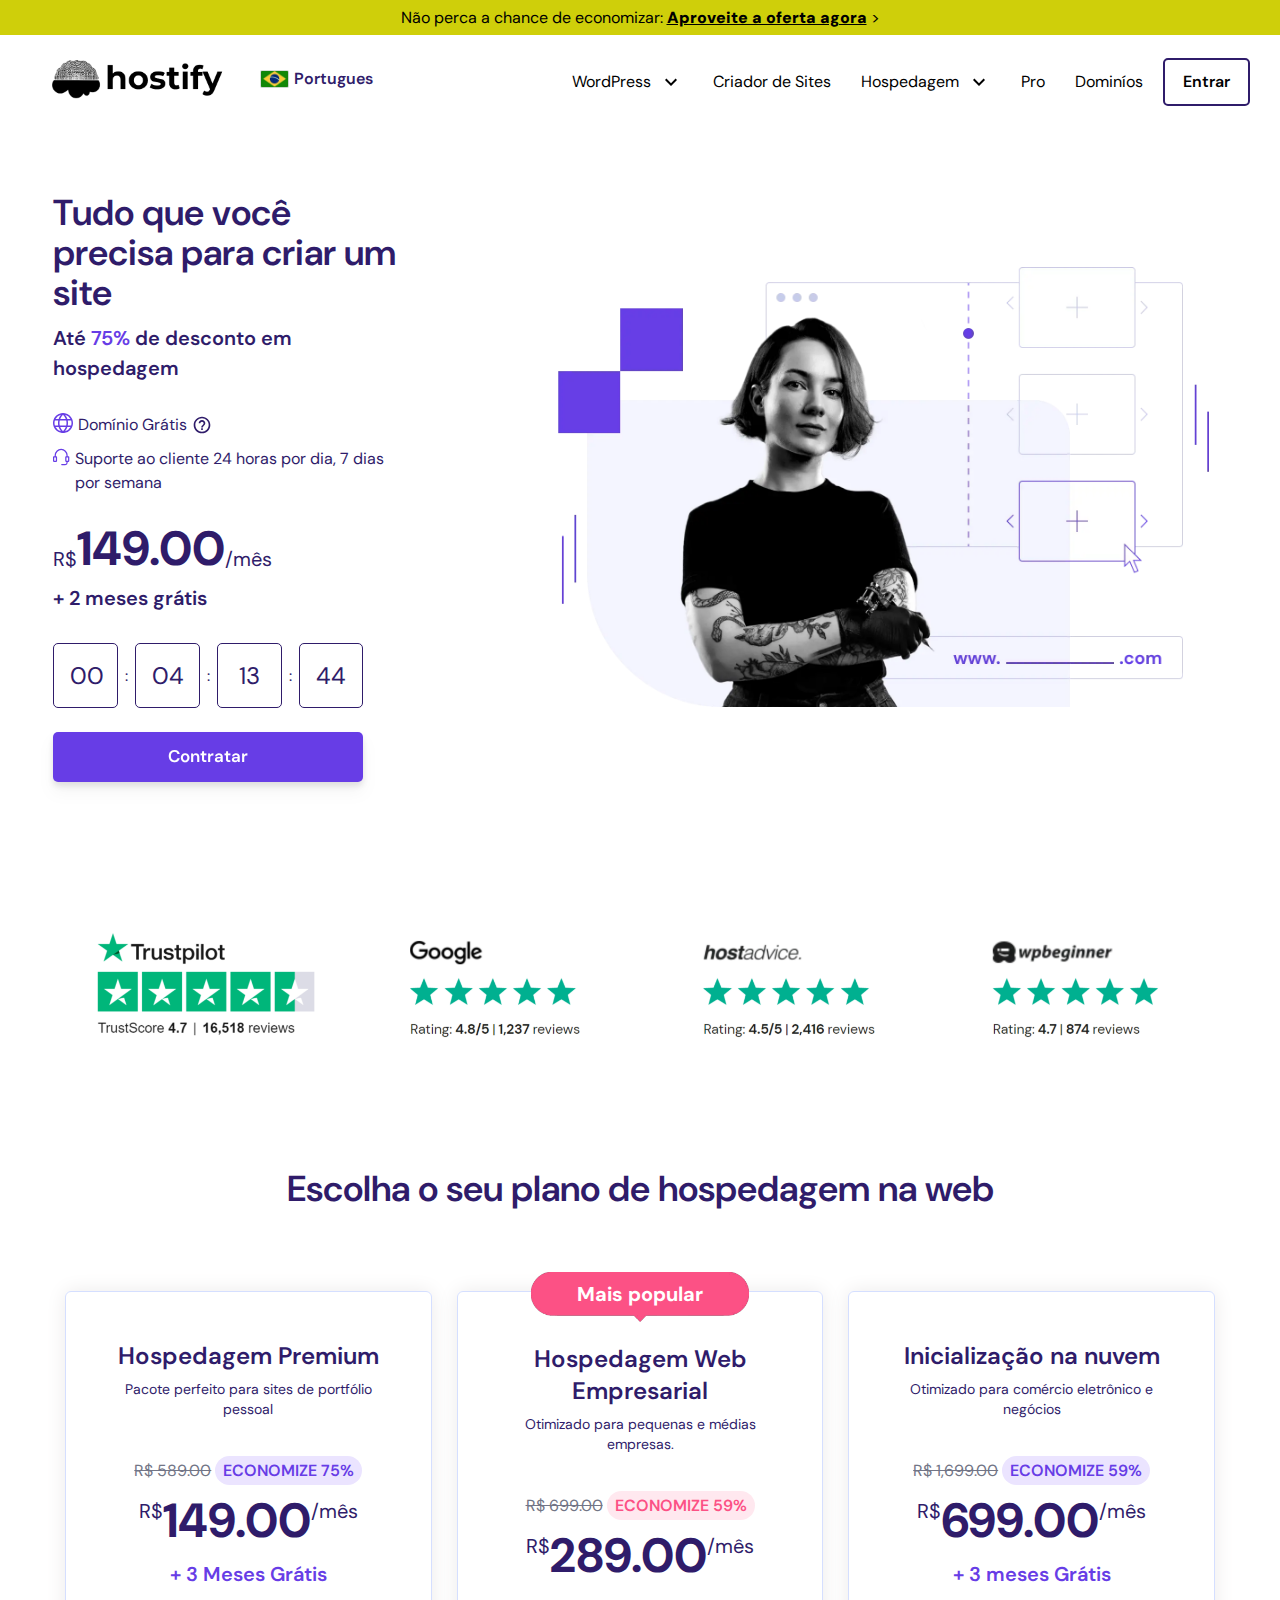
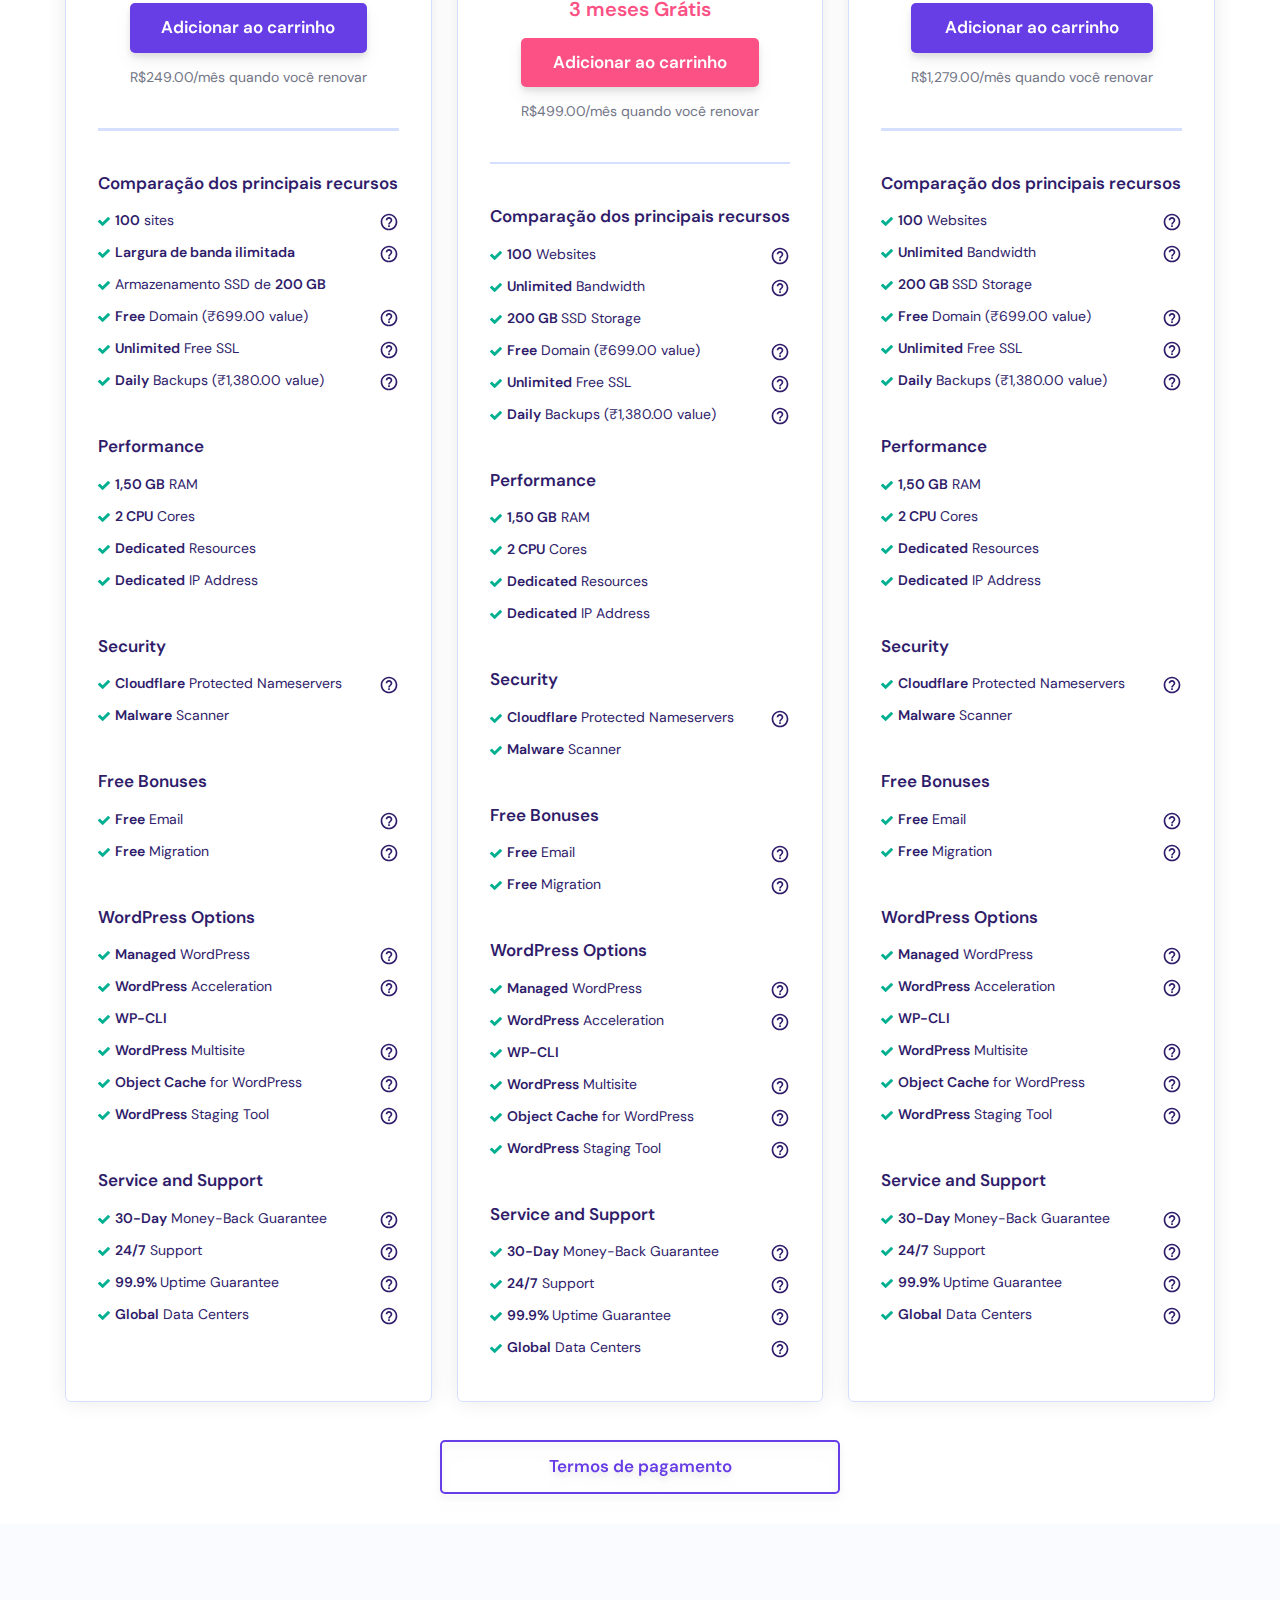
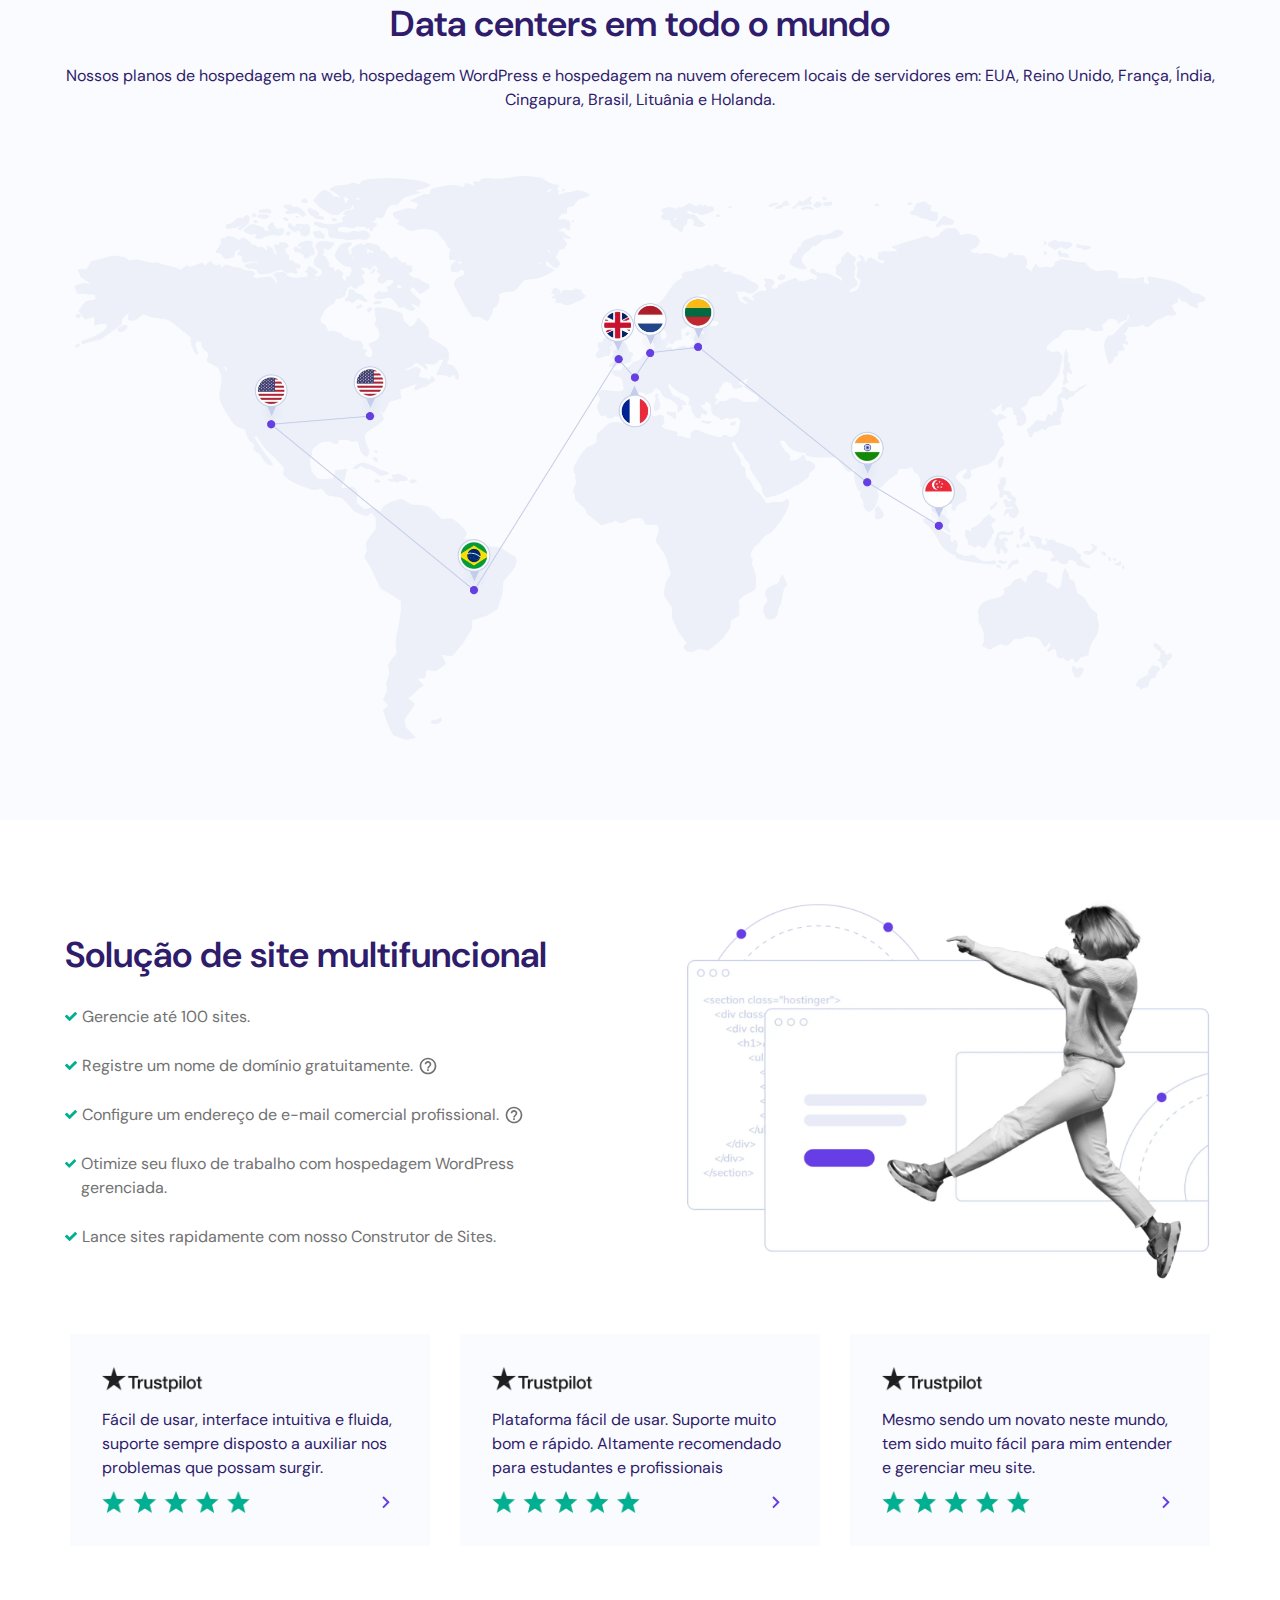
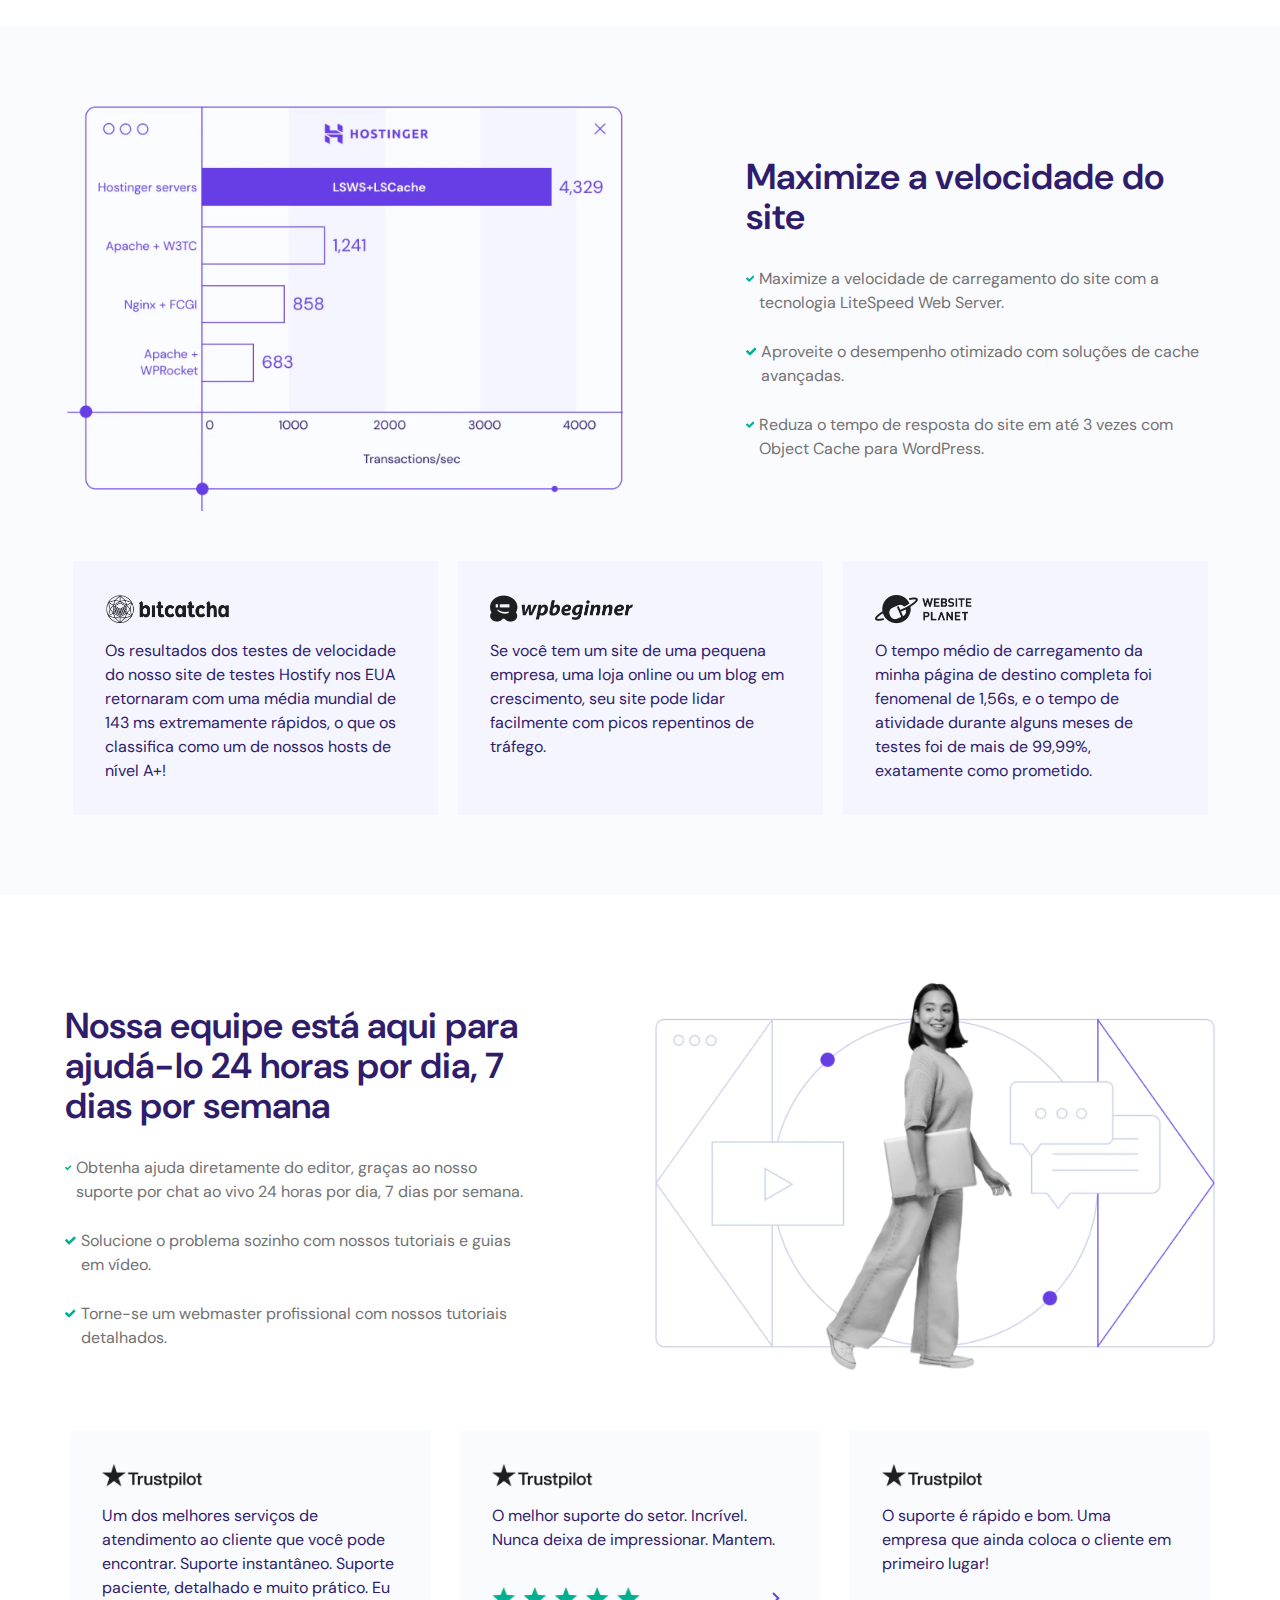
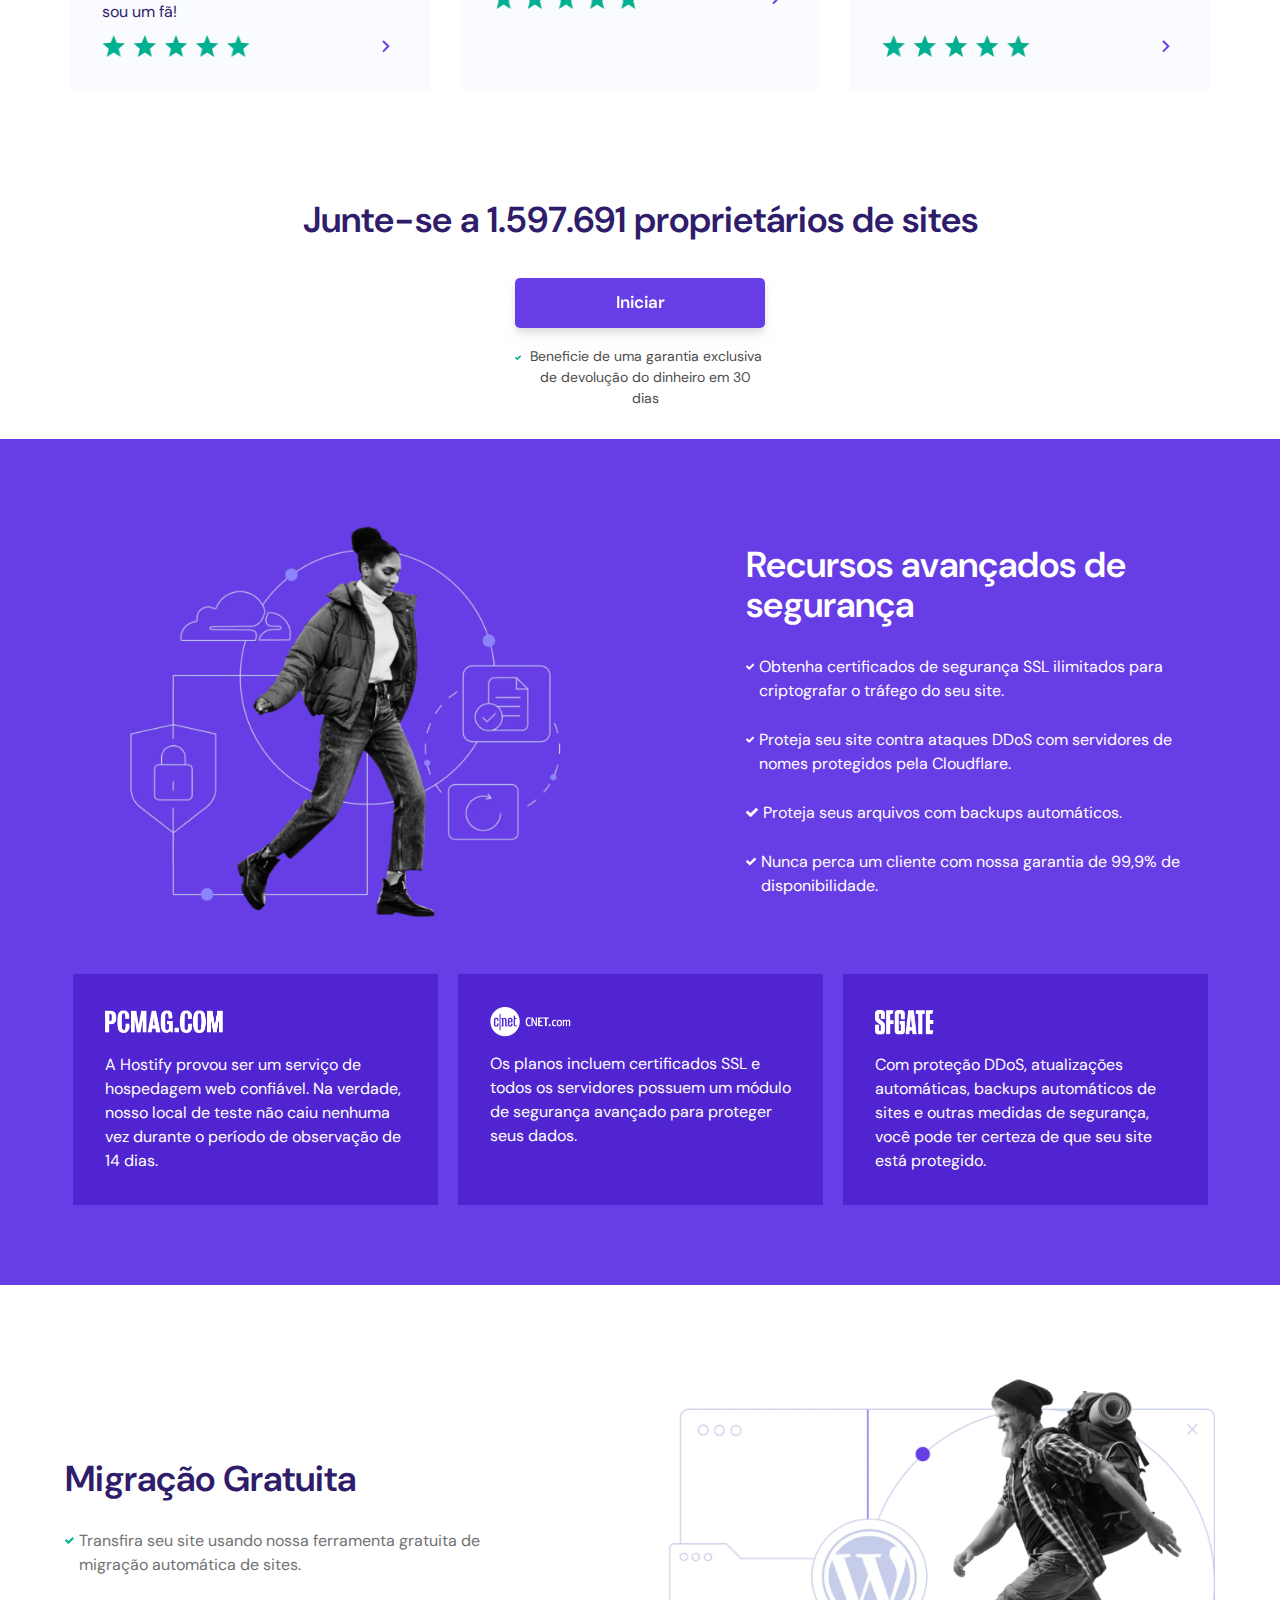
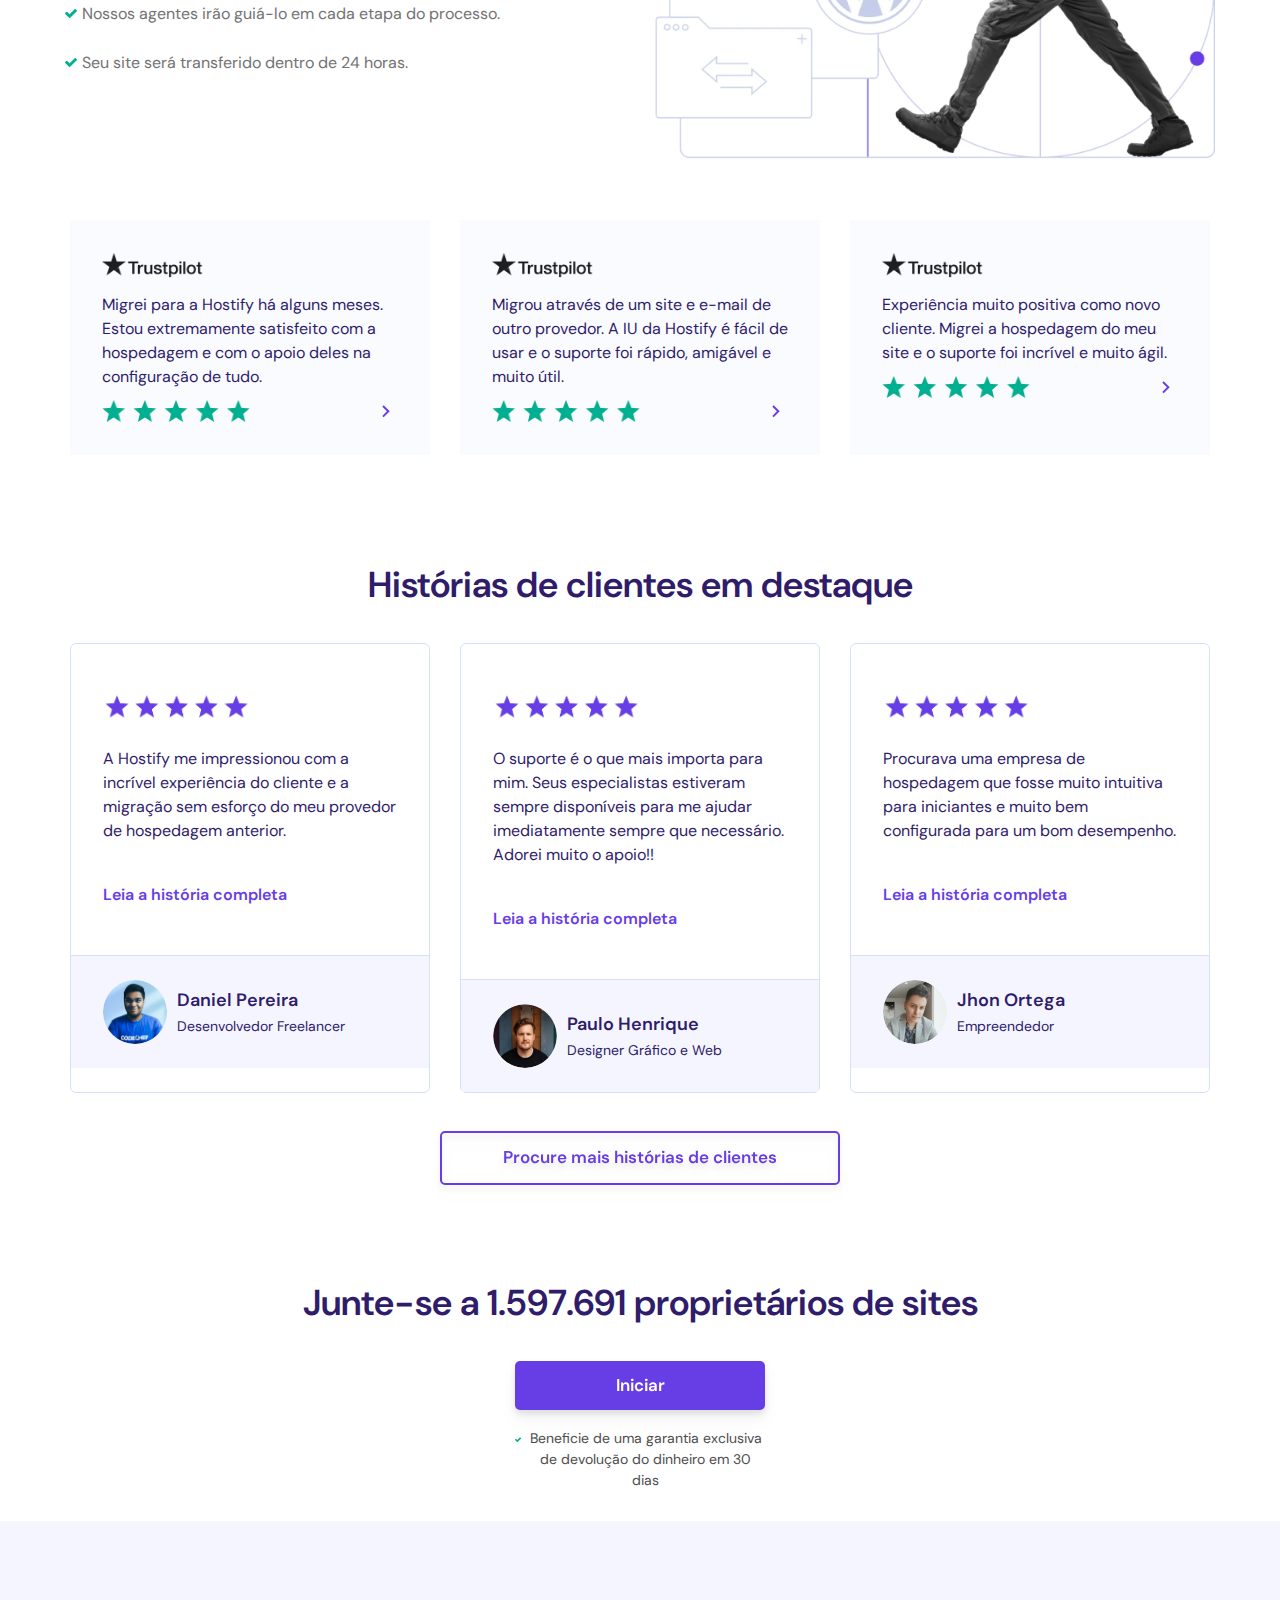
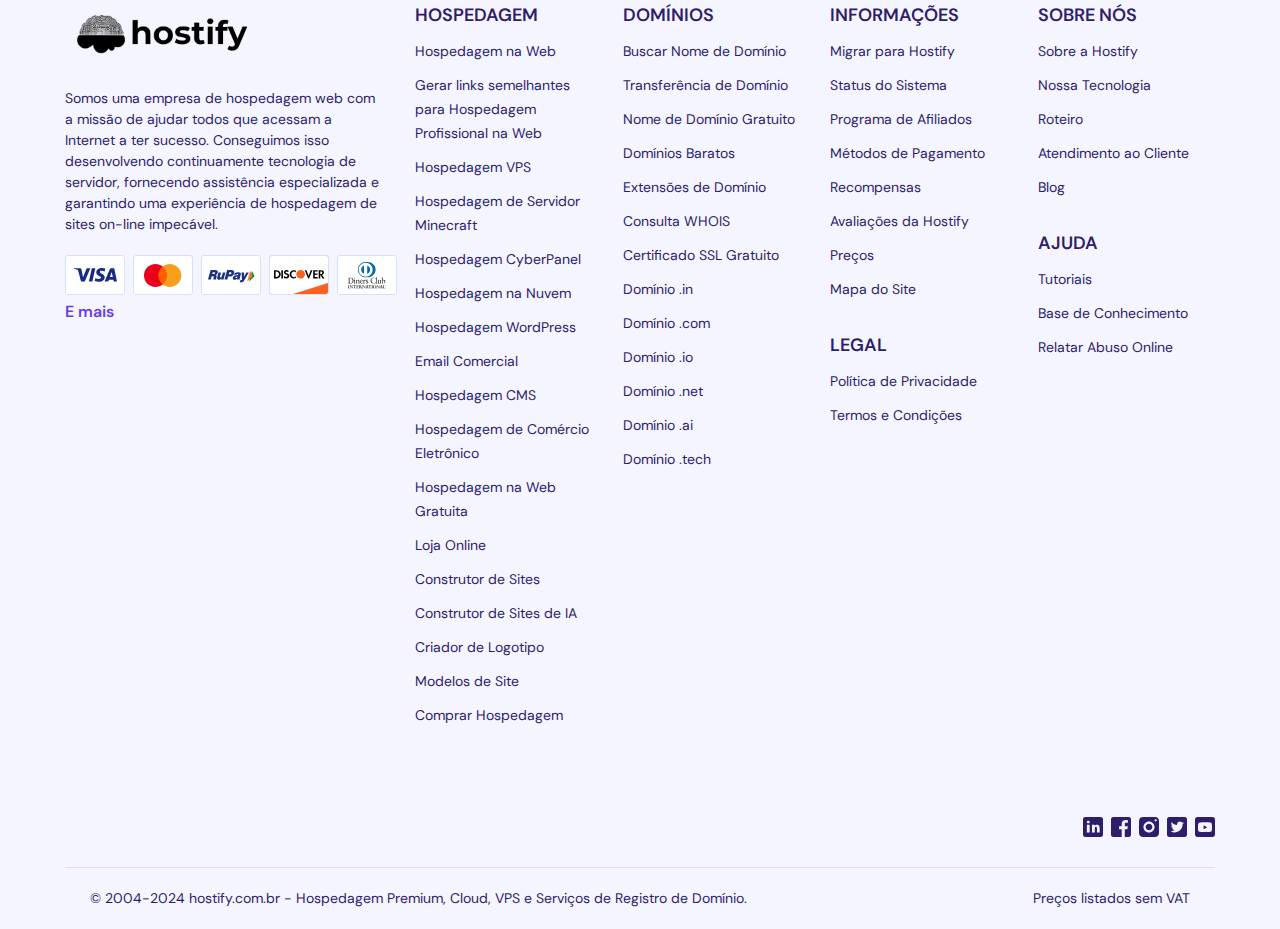
<file: index.html>
<!DOCTYPE html>
<html lang="pt-br">
<head>
    <meta charset="UTF-8">
    <meta http-equiv="X-UA-Compatible" content="IE=edge">
    <meta name="viewport" content="width=device-width, initial-scale=1.0">
    <title>Hostfy Brasil</title>
    <link rel="shortcut icon" href="assets/img/icohostfy.ico" type="image/x-icon">
    <script src="tailwind_css/cdn.tailwindcss.com_3.3.2"></script>
    <link rel="stylesheet" href="assets/css/style.css">
    <link rel="preconnect" href="https://fonts.googleapis.com">
    <script src="assets/js/main.js"></script>
    <link rel="preconnect" href="https://fonts.gstatic.com" crossorigin>
    <link href="https://fonts.googleapis.com/css2?family=DM+Sans:ital,wght@0,400;0,500;0,700;1,400;1,500;1,700&display=swap" rel="stylesheet">
    <link rel="stylesheet" href="https://cdnjs.cloudflare.com/ajax/libs/font-awesome/6.5.1/css/all.min.css" integrity="sha512-DTOQO9RWCH3ppGqcWaEA1BIZOC6xxalwEsw9c2QQeAIftl+Vegovlnee1c9QX4TctnWMn13TZye+giMm8e2LwA==" crossorigin="anonymous" referrerpolicy="no-referrer" />
    <meta property="og:image" content="https://www.hostinger.com/og-image.png">
</head>
<body>
    <div class="barra">
        <p>Não perca a chance de economizar: <a href="#plano">Aproveite a oferta agora</a> ></p>
    </div>
    <div id="modal-container">
        <!-- Modais serão adicionados dinamicamente aqui -->
    </div>
    <div class="modal-wordpress" id="modal">
        <div class="links">
            <div class="icon-link">
                <i class="fa-brands fa-wordpress" style="color: #3e2ead; font-size: 22px;"></i>
                <a href="#">Hospedagem Wordpress
                    <p>Recursos Premium</p>
                </a>
            </div>
            <div class="icon-link">
                <img src="assets/img/iconwoo.png" alt="">
                <a href="#">Woocommerce gerenciado
                    <p>Crie e desenvolva seu site</p>
                </a>
            </div>
        </div>
    </div>
    <div class="modal-hospedagem" id="modal">
        <div class="links">
            <div class="icon-link">
                <i class="fa-solid fa-calendar-days" style="color: #3e2ead; font-size: 22px;"></i>
                <a href="#">Hospedagem de site
                    <p>Para sites pequenos e médios.</p>
                </a>
            </div>
            <div class="icon-link">
                <i class="fa-solid fa-cloud" style="color: #3e2ead; font-size: 22px;"></i>
                <a href="#">Hospedagem de Cloud
                    <p>Para projetos de grande escala</p>
                </a>
            </div>
            <div class="icon-link">
                <i class="fa-solid fa-server" style="color: #3e2ead; font-size: 22px;"></i>
                <a href="#">Servidor VPS
                    <p>Recurosos dedicados para escalar.</p>
                </a>
            </div>
            <div class="icon-link">
                <i class="fa-solid fa-at" style="color: #3e2ead; font-size: 22px;"></i>
                <a href="#">Email Profissional
                    <p>Promova seu negócio em cada mensagem</p>
                </a>
            </div>
        </div>
    </div>
    
    <div class="overflow-x-hidden overflow-y-hidden relative w-full bg-white">
        <div class="h-[88px] bg-white">
        </div>
        <div id="navBar" class="bg-white w-full fixed z-50" style="top:38px; margin:0;">
            <nav class="lg:mx-[40px] mx-[20px] lg:h-[88px] h-[62px] bg-white" >
                <div class="w-full h-[48px] lg:py-[22px] py-[10px] flex flex-row justify-between">
                    <div class="flex flex-row my-auto gap-[20px] items-center pt-2">
                        <div class="logo">
                            <img src="assets/img/logo-hostify.png" alt="">
                        </div>
                        <div class="flex flex-row gap-[5px]">
                            <img src="assets/img/br-2x.png" alt="IN" class="h-[18px] my-auto lg:block hidden">
                            <span class="font-semibold my-auto lg:block hidden" style="color:#2F1C6A">Portugues</span>
                        </div>
                    </div>
                    <div class="my-auto flex flex-row gap-[20px] items-center navHome">
                        <ul class="flex flex-row gap-[30px]">
                            <li  class="my-auto flex-row gap-[8px] lg:flex hidden btnWord">
                                <a href="#" class="my-auto flex-row gap-[8px] lg:flex hidden btnWord">
                                    <span class="font-normal my-auto btnWord" style="color:#000000">WordPress</span>
                                    <svg data-v-7fc192fd="" data-v-e6ac469e="" xmlns="http://www.w3.org/2000/svg" viewBox="0 0 24 24" aria-label="arrow-down" role="presentation" class="h-icon-dark btnWord" data-v-4aa81217="" style="width: 24px; height: 24px;"><g data-v-7fc192fd=""><path data-v-7fc192fd="" d="M7.41 8.59L12 13.17L16.59 8.59L18 10L12 16L6 10L7.41 8.59Z"></path></g></svg>
                                </a>
                            </li>
                            <li class="my-auto">
                                <a href="#" class="my-auto lg:block hidden">
                                    <span class="font-normal my-auto" style="color:#000000">Criador de Sites</span>
                                </a>
                            </li>
                            <li class="my-auto flex-row gap-[8px] lg:flex hidden">
                                <a href="#" class="my-auto flex-row gap-[8px] lg:flex hidden btnHospe">
                                    <span class="font-normal my-auto btnHospe" style="color:#000000">Hospedagem</span>
                                    <svg data-v-7fc192fd="" data-v-e6ac469e="" xmlns="http://www.w3.org/2000/svg" viewBox="0 0 24 24" aria-label="arrow-down" role="presentation" class="h-icon-dark btnHospe" data-v-4aa81217="" style="width: 24px; height: 24px;"><g data-v-7fc192fd=""><path data-v-7fc192fd="" d="M7.41 8.59L12 13.17L16.59 8.59L18 10L12 16L6 10L7.41 8.59Z"></path></g></svg>
                                </a>
                            </li>
                            <li class="my-auto lg:flex hidden flex-row gap-[8px]">
                                <a href="#" class="my-auto">
                                    <span class="font-normal my-auto" style="color:#000000">Pro</span>
                                </a>
                            </li>
                            <li class="my-auto lg:block hidden">
                                <a href="#" class="my-auto">
                                    <span class="font-normal my-auto" style="color:#000000">Dominíos</span>
                                </a>
                            </li>
                        </ul>
                        <button class="px-[18px] py-[10px] font-semibold hover:scale-[1.02] hover:duration-300 lg:block hidden" style="border:2px solid #2F1C6A; border-radius:5px;">Entrar</button>
                        <svg id="hamburger" xmlns="http://www.w3.org/2000/svg" viewBox="0 0 24 24" aria-label="burger" role="presentation" class="pt-2 lg:hidden block h-nav__mobile-menu-burger h-icon-dark" style="width: 34px; height: 34px;"><g data-v-165629f9=""><path data-v-165629f9="" d="M2 5V7H22V5H2ZM2 11V13H22V11H2ZM2 17V19H22V17H2Z"></path></g></svg>
                    </div>
                    <div id="mobileMenu" class="mobile-menu fixed top-16 left-0 w-full h-full bg-white z-40 pt-5">
                        <ul class="text-center">
                            <li class="py-2">
                                <div class="mx-[20px] flex flex-row justify-between btn-mobile-link">
                                    <a href="#"><span style="color:#2F1C6A;" class="btn-mobile-linkA font-semibold text-xl" >WordPress</span></a>
                                    <svg data-v-7fc192fd="" data-v-e6ac469e="" xmlns="http://www.w3.org/2000/svg" viewBox="0 0 24 24" aria-label="arrow-down" role="presentation" class="h-icon-dark" data-v-4aa81217="" style="width: 24px; height: 24px;"><g data-v-7fc192fd=""><path data-v-7fc192fd="" d="M7.41 8.59L12 13.17L16.59 8.59L18 10L12 16L6 10L7.41 8.59Z"></path></g></svg>
                                </div>
                                <div class="mobile-modal" id="">
                                    <div class="links-mobile">
                                        <div>             
                                            <a class="link-mobile" href="#">Hospedagem Wordpress
                                                <p>Recursos Premium</p>
                                            </a>
                                        </div>
                                        <div>         
                                            <a class="link-mobile" href="#">Woocommerce gerenciado
                                                <p>Crie e desenvolva seu site</p>
                                            </a>
                                        </div>
                                    </div>
                                </div>
                            </li>
                            <li class="py-2">
                                <div class="mx-[20px] flex flex-row justify-between">
                                    <a href="#"><span style="color:#2F1C6A;" class="font-semibold text-xl">Criador de sites</span></a>
                                    <!-- <svg data-v-7fc192fd="" data-v-3bed47a8="" xmlns="http://www.w3.org/2000/svg" viewBox="0 0 20 20" style="width: 20px; height: 20px;"><path fill="#2F1C6A" fill-rule="evenodd" clip-rule="evenodd" d="m2.18 11.103-.018-.11c-.157-.789-.165-5.1-.162-6.747.001-.392.228-.745.581-.908L9.582.092a.993.993 0 0 1 .836 0l7 3.246a1 1 0 0 1 .581.908c.004 1.647-.002 5.958-.153 6.747l-.018.11c-.995 5.355-4.638 7.763-7.517 8.843l-.008.003a.897.897 0 0 1-.605-.003c-2.88-1.08-6.514-3.479-7.518-8.843Zm14.19-.374-.02.113c-.844 4.513-3.81 6.601-6.346 7.604-2.534-1.002-5.493-3.082-6.346-7.605l-.02-.118-.005-.026v-.001l-.008-.065a5.636 5.636 0 0 1-.02-.205 19.219 19.219 0 0 1-.036-.653 72.81 72.81 0 0 1-.048-1.855C3.503 6.715 3.5 5.428 3.5 4.576L10 1.563l6.5 3.013c0 .852-.002 2.14-.02 3.343-.01.686-.024 1.336-.045 1.858-.01.261-.022.482-.035.655a5.763 5.763 0 0 1-.018.207l-.009.07-.004.02Zm-1.824-2.132a.758.758 0 0 0 0-1.07.75.75 0 0 0-1.064 0l-3.984 4.001-1.976-1.985a.75.75 0 0 0-1.064 0 .758.758 0 0 0 0 1.07l2.508 2.519a.75.75 0 0 0 1.065 0l4.515-4.535Z"></path></g></svg> -->
                                </div>
                            </li>
                            <li class="py-2">
                                <div class="mx-[20px] flex flex-row justify-between btn-mobile-linkHospedagem">
                                    <a href="#"><span style="color:#2F1C6A;" class="font-semibold text-xl">Hospedagem</span></a>
                                    <svg data-v-7fc192fd="" data-v-e6ac469e="" xmlns="http://www.w3.org/2000/svg" viewBox="0 0 24 24" aria-label="arrow-down" role="presentation" class="h-icon-dark" data-v-4aa81217="" style="width: 24px; height: 24px;"><g data-v-7fc192fd=""><path data-v-7fc192fd="" d="M7.41 8.59L12 13.17L16.59 8.59L18 10L12 16L6 10L7.41 8.59Z"></path></g></svg>
                                </div>
                                <div class="mobile-modalHospedagem" id="">
                                    <div class="links-mobileHospedagem">
                                        <div>             
                                            <a class="link-mobileHospedagem" href="#">Hospedagem de site
                                                <p>Para sites pequenos e médios.</p>
                                            </a>
                                        </div>
                                        <div>
                                            <a class="link-mobileHospedagem" href="#">Hospedagem Cloud
                                                <p>Para projetos de grande escala</p>
                                            </a>
                                        </div>
                                        <div>
                                            <a class="link-mobileHospedagem" href="#">Servidor VPS
                                                <p>Recurosos dedicados para escalar.</p>
                                            </a>
                                        </div>
                                        <div>
                                            <a class="link-mobileHospedagem" href="#">Email Profissional
                                                <p>Promova seu negócio em cada mensagem</p>
                                            </a>
                                        </div>
                                    </div>
                                </div>
                            </li>
                            <li class="py-2">
                                <div class="mx-[20px] flex flex-row justify-between">
                                    <a href="#"><span style="color:#2F1C6A;" class="font-semibold text-xl">Recursos profissionais</span></a>
                                    <!-- <svg data-v-7fc192fd="" data-v-3bed47a8="" xmlns="http://www.w3.org/2000/svg" viewBox="0 0 20 20" style="width: 20px; height: 20px;"><path fill="#2F1C6A" fill-rule="evenodd" clip-rule="evenodd" d="m2.18 11.103-.018-.11c-.157-.789-.165-5.1-.162-6.747.001-.392.228-.745.581-.908L9.582.092a.993.993 0 0 1 .836 0l7 3.246a1 1 0 0 1 .581.908c.004 1.647-.002 5.958-.153 6.747l-.018.11c-.995 5.355-4.638 7.763-7.517 8.843l-.008.003a.897.897 0 0 1-.605-.003c-2.88-1.08-6.514-3.479-7.518-8.843Zm14.19-.374-.02.113c-.844 4.513-3.81 6.601-6.346 7.604-2.534-1.002-5.493-3.082-6.346-7.605l-.02-.118-.005-.026v-.001l-.008-.065a5.636 5.636 0 0 1-.02-.205 19.219 19.219 0 0 1-.036-.653 72.81 72.81 0 0 1-.048-1.855C3.503 6.715 3.5 5.428 3.5 4.576L10 1.563l6.5 3.013c0 .852-.002 2.14-.02 3.343-.01.686-.024 1.336-.045 1.858-.01.261-.022.482-.035.655a5.763 5.763 0 0 1-.018.207l-.009.07-.004.02Zm-1.824-2.132a.758.758 0 0 0 0-1.07.75.75 0 0 0-1.064 0l-3.984 4.001-1.976-1.985a.75.75 0 0 0-1.064 0 .758.758 0 0 0 0 1.07l2.508 2.519a.75.75 0 0 0 1.065 0l4.515-4.535Z"></path></g></svg> -->
                                </div>
                            </li>
                            <li class="py-2">
                                <div class="mx-[20px] flex flex-row justify-between">
                                    <a href="#"><span style="color:#2F1C6A;" class="font-semibold text-xl">Dominíos gratuitos</span></a>
                                    <!-- <svg data-v-7fc192fd="" data-v-3bed47a8="" xmlns="http://www.w3.org/2000/svg" viewBox="0 0 20 20" style="width: 20px; height: 20px;"><path fill="#2F1C6A" fill-rule="evenodd" clip-rule="evenodd" d="m2.18 11.103-.018-.11c-.157-.789-.165-5.1-.162-6.747.001-.392.228-.745.581-.908L9.582.092a.993.993 0 0 1 .836 0l7 3.246a1 1 0 0 1 .581.908c.004 1.647-.002 5.958-.153 6.747l-.018.11c-.995 5.355-4.638 7.763-7.517 8.843l-.008.003a.897.897 0 0 1-.605-.003c-2.88-1.08-6.514-3.479-7.518-8.843Zm14.19-.374-.02.113c-.844 4.513-3.81 6.601-6.346 7.604-2.534-1.002-5.493-3.082-6.346-7.605l-.02-.118-.005-.026v-.001l-.008-.065a5.636 5.636 0 0 1-.02-.205 19.219 19.219 0 0 1-.036-.653 72.81 72.81 0 0 1-.048-1.855C3.503 6.715 3.5 5.428 3.5 4.576L10 1.563l6.5 3.013c0 .852-.002 2.14-.02 3.343-.01.686-.024 1.336-.045 1.858-.01.261-.022.482-.035.655a5.763 5.763 0 0 1-.018.207l-.009.07-.004.02Zm-1.824-2.132a.758.758 0 0 0 0-1.07.75.75 0 0 0-1.064 0l-3.984 4.001-1.976-1.985a.75.75 0 0 0-1.064 0 .758.758 0 0 0 0 1.07l2.508 2.519a.75.75 0 0 0 1.065 0l4.515-4.535Z"></path></g></svg> -->
                                </div>
                            </li>
                            
                        </ul>
                        <button class="fixed bottom-8 left-4 right-4 font-semibold py-3 mt-5 w-auto drop-shadow-lg" style="color:rgb(103,61,230); font-size:17px; border:2px solid rgb(103,61,230); border-radius:5px;">
                            Entrar na Área do Cliente
                        </button>                        
                    </div>
                    <script>
                        document.getElementById('hamburger').addEventListener('click', function() {
                            const mobileMenu = document.getElementById('mobileMenu');
                            mobileMenu.classList.toggle('mobile-menu-open');
                        });
                    </script>
                </div>
            </nav>
        </div>
        <!-- SCRIPT AND STYLE FOR DROP SHADOW ON SCROLL-->
        <script>
            window.addEventListener('scroll', function() {
              var navBar = document.getElementById('navBar');
              if (window.pageYOffset > 0) {
                navBar.classList.add('shadow');
              } else {
                navBar.classList.remove('shadow');
              }
            });
          </script>
          <style>
            .shadow {
              box-shadow: 0px 2px 8px rgba(0, 0, 0, 0.1);
            }
          </style>
          <!-- END TO SCRIPT AND STYLE FOR DROP SHADOW ON SCROLL-->
        <div class="max-w-[1400px] w-11/12 flex md:flex-row flex-col mx-auto justify-between items-center gap-[80px] md:my-[50px] md:pt-[20px]">
            <div class="md:w-4/12  gap-[10px] flex flex-col">
                <h1 class="font-semibold md:text-4xl text-2xl md:text-left text-center" style="color:#2F1C6A">Tudo que você precisa para criar um site</h1>
                <h2 class="font-semibold md:text-left text-center" style="color:#2F1C6A; font-size:20px;">Até <span style="color:#673DE6">75%</span> de desconto em hospedagem</h2>
                <div class="flex flex-row gap-[5px] pt-5 max-[1024px]:mx-auto">
                    <svg data-v-7fc192fd="" data-v-3bed47a8="" xmlns="http://www.w3.org/2000/svg" viewBox="0 0 20 20" aria-label="globe" role="presentation" style="width: 20px; height: 20px;"><path fill="#673DE6" fill-rule="evenodd" clip-rule="evenodd" d="M8.016 19.803a10.05 10.05 0 0 0 3.969 0 10.017 10.017 0 0 0 7.7-7.303A10.02 10.02 0 0 0 20 10a10.02 10.02 0 0 0-.832-4A10.017 10.017 0 0 0 11.985.197a10.047 10.047 0 0 0-3.97 0A10.017 10.017 0 0 0 .316 7.5 10.018 10.018 0 0 0 0 10a10.018 10.018 0 0 0 .832 4 10.017 10.017 0 0 0 7.184 5.803ZM2.498 14a8.517 8.517 0 0 0 5.457 4.252A12.974 12.974 0 0 1 5.627 14H2.498Zm9.547 4.252A8.517 8.517 0 0 0 17.502 14h-3.129a12.975 12.975 0 0 1-2.328 4.252ZM18.5 10c0-.87-.13-1.71-.374-2.5H14.76a13.065 13.065 0 0 1 0 5h3.366c.243-.79.374-1.63.374-2.5Zm-6.455-8.252A8.517 8.517 0 0 1 17.502 6h-3.129a12.974 12.974 0 0 0-2.328-4.252ZM5.627 6a12.974 12.974 0 0 1 2.328-4.252A8.517 8.517 0 0 0 2.498 6h3.129ZM5.24 7.5H1.874A8.498 8.498 0 0 0 1.5 10c0 .87.13 1.71.374 2.5H5.24a13.066 13.066 0 0 1 0-5Zm1.532 0A11.54 11.54 0 0 0 6.5 10c0 .859.094 1.695.272 2.5h6.455a11.542 11.542 0 0 0 0-5H6.772Zm.443 6.5A11.512 11.512 0 0 0 10 18.261 11.513 11.513 0 0 0 12.785 14h-5.57Zm0-8A11.511 11.511 0 0 1 10 1.739 11.512 11.512 0 0 1 12.785 6h-5.57Z"></path></g></svg>
                    <span style="color:#2F1C6A;">Domínio Grátis</span>
                    <svg data-v-7fc192fd="" data-v-3bed47a8="" xmlns="http://www.w3.org/2000/svg" viewBox="0 0 24 24" aria-label="help" role="presentation"  style="width: 20px; height: 24px;"><path fill="#2F1C6A" d="M12 2C6.489 2 2 6.489 2 12C2 17.511 6.489 22 12 22C17.511 22 22 17.511 22 12C22 6.489 17.511 2 12 2ZM12 4C16.4301 4 20 7.56988 20 12C20 16.4301 16.4301 20 12 20C7.56988 20 4 16.4301 4 12C4 7.56988 7.56988 4 12 4ZM12 6C9.79 6 8 7.79 8 10H10C10 8.9 10.9 8 12 8C13.1 8 14 8.9 14 10C14 12 11 12.367 11 15H13C13 13.349 16 12.5 16 10C16 7.79 14.21 6 12 6ZM11 16V18H13V16H11Z"></path></g></svg>
                </div>
                <div class="flex flex-row gap-[5px] pb-5 max-[1024px]:mx-auto">
                    <svg data-v-7fc192fd="" data-v-3bed47a8="" xmlns="http://www.w3.org/2000/svg" viewBox="0 0 20 20" aria-label="headset" role="presentation" style="width: 20px; height: 20px;"><path fill="#673DE6" fill-rule="evenodd" clip-rule="evenodd" d="M2 9V8a8 8 0 1 1 16 0v1h1a1 1 0 0 1 1 1v5a1 1 0 0 1-1 1h-1v1a3 3 0 0 1-3 3h-4.25a.75.75 0 0 1 0-1.5H15a1.5 1.5 0 0 0 1.5-1.5v-1H16a1 1 0 0 1-1-1v-5a1 1 0 0 1 1-1h.5V8a6.5 6.5 0 1 0-13 0v1H4a1 1 0 0 1 1 1v5a1 1 0 0 1-1 1H1a1 1 0 0 1-1-1v-5a1 1 0 0 1 1-1h1Zm-.5 5.5v-4h2v4h-2Zm15 0v-4h2v4h-2Z"></path></g></svg>
                    <span style="color:#2F1C6A;">Suporte ao cliente 24 horas por dia, 7 dias por semana</span>
                </div>
                <div class="flex flex-col gap-[10px] pb-5 max-[1024px]:mx-auto">
                    <div class="flex flex-row md:items-end items-center">
                        <span class="font-normal md:text-xl" style="color:#2F1C6A;">R$</span>
                        <span class="font-bold md:text-5xl text-4xl" style="color:#2F1C6A;">149.00</span>
                        <span class="font-normal md:text-xl" style="color:#2F1C6A;">/mês</span>
                    </div>
                    <h2 class="font-semibold md:text-left text-center" style="color:#2F1C6A; font-size:20px;">+ 2 meses grátis</h2>
                </div>
                <div class="max-w-[310px] flex flex-col gap-[24px] max-[1024px]:mx-auto">
                    <div class="flex flex-row gap-[7px] items-center">
                        <span class="p-4 text-2xl font-normal text-center" style="border:1px solid #2F1C6A; border-radius:5px; color:#2F1C6A; width:65px; height:65px;">00</span>
                        <span style="color:#2F1C6A">:</span>
                        <span id="hours" class="p-4 text-2xl font-normal text-center" style="border:1px solid #2F1C6A; border-radius:5px; color:#2F1C6A; width:65px; height:65px;">00</span>
                        <span style="color:#2F1C6A">:</span>
                        <span id="minutes" class="p-4 text-2xl font-normal text-center" style="border:1px solid #2F1C6A; border-radius:5px; color:#2F1C6A; width:65px; height:65px;">00</span>
                        <span style="color:#2F1C6A">:</span>
                        <span id="seconds" class="p-4 text-2xl font-normal text-center" style="border:1px solid #2F1C6A; border-radius:5px; color:#2F1C6A; width:65px; height:65px;">00</span>
                      </div>
                      <button class="btn-plano font-semibold py-3 drop-shadow-lg hover:scale-[1.02] hover:duration-300" style="color:#ffffff; font-size:17px; background-color:rgb(103,61,230); border-radius:5px;">
                        Contratar
                    </button>
                </div>
                <div class="flex flex-row gap-[5px] pt-2 max-[1024px]:mx-auto">
                    <svg data-v-7fc192fd="" data-v-3bed47a8="" xmlns="http://www.w3.org/2000/svg" viewBox="0 0 20 20" style="width: 20px; height: 20px;"><path fill="#673DE6" fill-rule="evenodd" clip-rule="evenodd" d="m2.18 11.103-.018-.11c-.157-.789-.165-5.1-.162-6.747.001-.392.228-.745.581-.908L9.582.092a.993.993 0 0 1 .836 0l7 3.246a1 1 0 0 1 .581.908c.004 1.647-.002 5.958-.153 6.747l-.018.11c-.995 5.355-4.638 7.763-7.517 8.843l-.008.003a.897.897 0 0 1-.605-.003c-2.88-1.08-6.514-3.479-7.518-8.843Zm14.19-.374-.02.113c-.844 4.513-3.81 6.601-6.346 7.604-2.534-1.002-5.493-3.082-6.346-7.605l-.02-.118-.005-.026v-.001l-.008-.065a5.636 5.636 0 0 1-.02-.205 19.219 19.219 0 0 1-.036-.653 72.81 72.81 0 0 1-.048-1.855C3.503 6.715 3.5 5.428 3.5 4.576L10 1.563l6.5 3.013c0 .852-.002 2.14-.02 3.343-.01.686-.024 1.336-.045 1.858-.01.261-.022.482-.035.655a5.763 5.763 0 0 1-.018.207l-.009.07-.004.02Zm-1.824-2.132a.758.758 0 0 0 0-1.07.75.75 0 0 0-1.064 0l-3.984 4.001-1.976-1.985a.75.75 0 0 0-1.064 0 .758.758 0 0 0 0 1.07l2.508 2.519a.75.75 0 0 0 1.065 0l4.515-4.535Z"></path></g></svg>
                    <span class="md:text-left text-center" style="color:#2F1C6A;">Beneficie de uma garantia exclusiva de devolução do dinheiro em 30 dias</span>
                </div>
            </div>
            <div class="my-auto mx-auto flex items-center justify-end">
                <img src="assets/img/hero.webp" class="max-w-[840px] md:w-11/12 w-full"> 
            </div>
        </div>
        <div class="max-w-[1150px] w-11/12 flex md:flex-row flex-col md:gap-[10px] gap-[30px] mx-auto justify-around items-center py-[80px]">
            <img src="assets/img/r1.png" alt="TrustPilot" class="md:w-1/5 w-3/5 my-[20px]">
            <img src="assets/img/r2.png" alt="Google" class="md:w-1/5 w-3/5">
            <img src="assets/img/r3.png" alt="Hostadvice" class="md:w-1/5 w-3/5">
            <img src="assets/img/r4.png" alt="Wpbeginner" class="md:w-1/5 w-3/5">
        </div>
        <div class="w-full" id="svg-container">
            <div class="max-w-[1150px] w-11/12 flex flex-col gap-[18px] mx-auto justify-around items-center py-[30px]">
                <h1 id="plano" class="font-semibold text-4xl text-center" style="color:#2F1C6A">Escolha o seu plano de hospedagem na web</h1>
                <div class="flex lg:flex-row flex-col gap-[25px] justify-between mt-16">
                    <div id="plan1" class="w-full max-w-[390px] hover:scale-[1.02] hover:duration-300" style="border:1px solid #D5DFFF; border-radius:6px; box-shadow: 0px 0px 20px #eceaea;">
                        <div class="flex flex-col px-8 py-12 gap-[40px] text-center" class="svg-container">
                            <div class="flex flex-col gap-[7px]">
                                <h1 class="font-semibold text-2xl" style="color:#2F1C6A">Hospedagem Premium</h1>
                                <span style="color:#2F1C6A;" class="text-sm">Pacote perfeito para
                                    sites de portfólio pessoal</span>
                            </div>
                            <div class="flex flex-col gap-[14px] mx-auto">
                                <div>
                                    <span style="color:#727586;" class="text-md"><s>R$ 589.00</s></span>
                                    <span class="rounded-full py-1 px-2 text-md font-semibold" style="color:#673DE6; background-color:#EBE4FF;">ECONOMIZE 75%</span>
                                </div>
                                <div class="flex flex-row mx-auto">
                                    <span class="font-normal text-xl" style="color:#2F1C6A;">R$</span>
                                    <span class="font-bold text-5xl" style="color:#2F1C6A;">149.00</span>
                                    <span class="font-normal text-xl" style="color:#2F1C6A;">/mês</span>
                                </div>
                                <h2 class="font-semibold" style="color:#673DE6; font-size:20px;">+ 3 Meses Grátis</h2>
                                <button class="btn-plano font-semibold py-3 w-full drop-shadow-lg" style="color:#ffffff; font-size:17px; background-color:#673DE6; border-radius:5px;">
                                    Adicionar ao carrinho
                                </button>
                                    <span class="text-center text-md" style="color:#727586; font-size:14px;">R$249.00/mês quando você renovar</span>
                            </div>
                            <div style="background-color:#D5DFFF" class="h-[3px] w-full mx-auto"></div>
                            <div class="flex flex-col gap-[14px]">
                                <h1 class="font-semibold text-left" style="color:#2F1C6A; font-size:17px;">Comparação dos principais recursos</h1>
                                <div class="flex flex-col gap-[8px]">
                                    <div class="flex flex-row justify-between">
                                        <div class="flex flex-row gap-[5px]">
                                            <svg data-v-7fc192fd="" data-v-0561eb7e="" xmlns="http://www.w3.org/2000/svg" viewBox="0 0 12 24" aria-label="check" style="width: 12px; height: 24px;"><path fill="#00B090" d="M12 8.758a.694.694 0 0 1-.217.515l-5.605 5.485-1.053 1.03A.725.725 0 0 1 4.6 16a.724.724 0 0 1-.527-.212l-1.053-1.03-2.803-2.743A.694.694 0 0 1 0 11.5c0-.202.072-.374.217-.515l1.053-1.03a.725.725 0 0 1 .526-.213c.207 0 .382.071.527.213L4.6 12.19l5.078-4.977c.14-.14.33-.216.527-.212.206 0 .382.07.526.212l1.053 1.03c.142.134.22.321.217.516Z"></path></g></svg>
                                            <span style="color:#2F1C6A;" class="text-sm"><span class="text-sm font-semibold">100</span> sites</span>
                                        </div>
                                        <svg class="svg-icon" data-v-7fc192fd="" data-v-3bed47a8="" xmlns="http://www.w3.org/2000/svg" viewBox="0 0 24 24" aria-label="help" role="presentation"  style="width: 20px; height: 24px;"><path fill="#2F1C6A" d="M12 2C6.489 2 2 6.489 2 12C2 17.511 6.489 22 12 22C17.511 22 22 17.511 22 12C22 6.489 17.511 2 12 2ZM12 4C16.4301 4 20 7.56988 20 12C20 16.4301 16.4301 20 12 20C7.56988 20 4 16.4301 4 12C4 7.56988 7.56988 4 12 4ZM12 6C9.79 6 8 7.79 8 10H10C10 8.9 10.9 8 12 8C13.1 8 14 8.9 14 10C14 12 11 12.367 11 15H13C13 13.349 16 12.5 16 10C16 7.79 14.21 6 12 6ZM11 16V18H13V16H11Z"></path></g></svg>
                                    </div>
                                    <div class="flex flex-row justify-between">
                                        <div class="flex flex-row gap-[5px]">
                                            <svg data-v-7fc192fd="" data-v-0561eb7e="" xmlns="http://www.w3.org/2000/svg" viewBox="0 0 12 24" aria-label="check" style="width: 12px; height: 24px;"><path fill="#00B090" d="M12 8.758a.694.694 0 0 1-.217.515l-5.605 5.485-1.053 1.03A.725.725 0 0 1 4.6 16a.724.724 0 0 1-.527-.212l-1.053-1.03-2.803-2.743A.694.694 0 0 1 0 11.5c0-.202.072-.374.217-.515l1.053-1.03a.725.725 0 0 1 .526-.213c.207 0 .382.071.527.213L4.6 12.19l5.078-4.977c.14-.14.33-.216.527-.212.206 0 .382.07.526.212l1.053 1.03c.142.134.22.321.217.516Z"></path></g></svg>
                                            <span style="color:#2F1C6A;" class="text-sm"><span class="text-sm font-semibold"> Largura de banda ilimitada</span></span>
                                        </div>
                                        <svg class="svg-icon" data-v-7fc192fd="" data-v-3bed47a8="" xmlns="http://www.w3.org/2000/svg" viewBox="0 0 24 24" aria-label="help" role="presentation"  style="width: 20px; height: 24px;"><path fill="#2F1C6A" d="M12 2C6.489 2 2 6.489 2 12C2 17.511 6.489 22 12 22C17.511 22 22 17.511 22 12C22 6.489 17.511 2 12 2ZM12 4C16.4301 4 20 7.56988 20 12C20 16.4301 16.4301 20 12 20C7.56988 20 4 16.4301 4 12C4 7.56988 7.56988 4 12 4ZM12 6C9.79 6 8 7.79 8 10H10C10 8.9 10.9 8 12 8C13.1 8 14 8.9 14 10C14 12 11 12.367 11 15H13C13 13.349 16 12.5 16 10C16 7.79 14.21 6 12 6ZM11 16V18H13V16H11Z"></path></g></svg>
                                    </div>
                                    <div class="flex flex-row justify-between">
                                        <div class="flex flex-row gap-[5px]">
                                            <svg data-v-7fc192fd="" data-v-0561eb7e="" xmlns="http://www.w3.org/2000/svg" viewBox="0 0 12 24" aria-label="check" style="width: 12px; height: 24px;"><path fill="#00B090" d="M12 8.758a.694.694 0 0 1-.217.515l-5.605 5.485-1.053 1.03A.725.725 0 0 1 4.6 16a.724.724 0 0 1-.527-.212l-1.053-1.03-2.803-2.743A.694.694 0 0 1 0 11.5c0-.202.072-.374.217-.515l1.053-1.03a.725.725 0 0 1 .526-.213c.207 0 .382.071.527.213L4.6 12.19l5.078-4.977c.14-.14.33-.216.527-.212.206 0 .382.07.526.212l1.053 1.03c.142.134.22.321.217.516Z"></path></g></svg>
                                            <span style="color:#2F1C6A;" class="text-sm">Armazenamento SSD de <span class="text-sm font-semibold">200 GB </span></span>
                                        </div>
                                    </div>
                                    <div class="flex flex-row justify-between">
                                        <div class="flex flex-row gap-[5px]">
                                            <svg data-v-7fc192fd="" data-v-0561eb7e="" xmlns="http://www.w3.org/2000/svg" viewBox="0 0 12 24" aria-label="check" style="width: 12px; height: 24px;"><path fill="#00B090" d="M12 8.758a.694.694 0 0 1-.217.515l-5.605 5.485-1.053 1.03A.725.725 0 0 1 4.6 16a.724.724 0 0 1-.527-.212l-1.053-1.03-2.803-2.743A.694.694 0 0 1 0 11.5c0-.202.072-.374.217-.515l1.053-1.03a.725.725 0 0 1 .526-.213c.207 0 .382.071.527.213L4.6 12.19l5.078-4.977c.14-.14.33-.216.527-.212.206 0 .382.07.526.212l1.053 1.03c.142.134.22.321.217.516Z"></path></g></svg>
                                            <span style="color:#2F1C6A;" class="text-sm"><span class="text-sm font-semibold">Free</span> Domain (₹699.00 value)</span>
                                        </div>
                                        <svg class="svg-icon" data-v-7fc192fd="" data-v-3bed47a8="" xmlns="http://www.w3.org/2000/svg" viewBox="0 0 24 24" aria-label="help" role="presentation"  style="width: 20px; height: 24px;"><path fill="#2F1C6A" d="M12 2C6.489 2 2 6.489 2 12C2 17.511 6.489 22 12 22C17.511 22 22 17.511 22 12C22 6.489 17.511 2 12 2ZM12 4C16.4301 4 20 7.56988 20 12C20 16.4301 16.4301 20 12 20C7.56988 20 4 16.4301 4 12C4 7.56988 7.56988 4 12 4ZM12 6C9.79 6 8 7.79 8 10H10C10 8.9 10.9 8 12 8C13.1 8 14 8.9 14 10C14 12 11 12.367 11 15H13C13 13.349 16 12.5 16 10C16 7.79 14.21 6 12 6ZM11 16V18H13V16H11Z"></path></g></svg>
                                    </div>
                                    <div class="flex flex-row justify-between">
                                        <div class="flex flex-row gap-[5px]">
                                            <svg data-v-7fc192fd="" data-v-0561eb7e="" xmlns="http://www.w3.org/2000/svg" viewBox="0 0 12 24" aria-label="check" style="width: 12px; height: 24px;"><path fill="#00B090" d="M12 8.758a.694.694 0 0 1-.217.515l-5.605 5.485-1.053 1.03A.725.725 0 0 1 4.6 16a.724.724 0 0 1-.527-.212l-1.053-1.03-2.803-2.743A.694.694 0 0 1 0 11.5c0-.202.072-.374.217-.515l1.053-1.03a.725.725 0 0 1 .526-.213c.207 0 .382.071.527.213L4.6 12.19l5.078-4.977c.14-.14.33-.216.527-.212.206 0 .382.07.526.212l1.053 1.03c.142.134.22.321.217.516Z"></path></g></svg>
                                            <span style="color:#2F1C6A;" class="text-sm"><span class="text-sm font-semibold">Unlimited</span> Free SSL</span>
                                        </div>
                                        <svg class="svg-icon" data-v-7fc192fd="" data-v-3bed47a8="" xmlns="http://www.w3.org/2000/svg" viewBox="0 0 24 24" aria-label="help" role="presentation"  style="width: 20px; height: 24px;"><path fill="#2F1C6A" d="M12 2C6.489 2 2 6.489 2 12C2 17.511 6.489 22 12 22C17.511 22 22 17.511 22 12C22 6.489 17.511 2 12 2ZM12 4C16.4301 4 20 7.56988 20 12C20 16.4301 16.4301 20 12 20C7.56988 20 4 16.4301 4 12C4 7.56988 7.56988 4 12 4ZM12 6C9.79 6 8 7.79 8 10H10C10 8.9 10.9 8 12 8C13.1 8 14 8.9 14 10C14 12 11 12.367 11 15H13C13 13.349 16 12.5 16 10C16 7.79 14.21 6 12 6ZM11 16V18H13V16H11Z"></path></g></svg>
                                    </div>
                                    <div class="flex flex-row justify-between">
                                        <div class="flex flex-row gap-[5px]">
                                            <svg data-v-7fc192fd="" data-v-0561eb7e="" xmlns="http://www.w3.org/2000/svg" viewBox="0 0 12 24" aria-label="check" style="width: 12px; height: 24px;"><path fill="#00B090" d="M12 8.758a.694.694 0 0 1-.217.515l-5.605 5.485-1.053 1.03A.725.725 0 0 1 4.6 16a.724.724 0 0 1-.527-.212l-1.053-1.03-2.803-2.743A.694.694 0 0 1 0 11.5c0-.202.072-.374.217-.515l1.053-1.03a.725.725 0 0 1 .526-.213c.207 0 .382.071.527.213L4.6 12.19l5.078-4.977c.14-.14.33-.216.527-.212.206 0 .382.07.526.212l1.053 1.03c.142.134.22.321.217.516Z"></path></g></svg>
                                            <span style="color:#2F1C6A;" class="text-sm"><span class="text-sm font-semibold">Daily</span> Backups (₹1,380.00 value)</span>
                                        </div>
                                        <svg class="svg-icon" data-v-7fc192fd="" data-v-3bed47a8="" xmlns="http://www.w3.org/2000/svg" viewBox="0 0 24 24" aria-label="help" role="presentation"  style="width: 20px; height: 24px;"><path fill="#2F1C6A" d="M12 2C6.489 2 2 6.489 2 12C2 17.511 6.489 22 12 22C17.511 22 22 17.511 22 12C22 6.489 17.511 2 12 2ZM12 4C16.4301 4 20 7.56988 20 12C20 16.4301 16.4301 20 12 20C7.56988 20 4 16.4301 4 12C4 7.56988 7.56988 4 12 4ZM12 6C9.79 6 8 7.79 8 10H10C10 8.9 10.9 8 12 8C13.1 8 14 8.9 14 10C14 12 11 12.367 11 15H13C13 13.349 16 12.5 16 10C16 7.79 14.21 6 12 6ZM11 16V18H13V16H11Z"></path></g></svg>
                                    </div>
                                </div>
                            </div>
                            <div class="flex flex-col gap-[14px]">
                                <h1 class="font-semibold text-left" style="color:#2F1C6A; font-size:17px;">Performance</h1>
                                <div class="flex flex-col gap-[8px]">
                                    <div class="flex flex-row justify-between">
                                        <div class="flex flex-row gap-[5px]">
                                            <svg data-v-7fc192fd="" data-v-0561eb7e="" xmlns="http://www.w3.org/2000/svg" viewBox="0 0 12 24" aria-label="check" style="width: 12px; height: 24px;"><path fill="#00B090" d="M12 8.758a.694.694 0 0 1-.217.515l-5.605 5.485-1.053 1.03A.725.725 0 0 1 4.6 16a.724.724 0 0 1-.527-.212l-1.053-1.03-2.803-2.743A.694.694 0 0 1 0 11.5c0-.202.072-.374.217-.515l1.053-1.03a.725.725 0 0 1 .526-.213c.207 0 .382.071.527.213L4.6 12.19l5.078-4.977c.14-.14.33-.216.527-.212.206 0 .382.07.526.212l1.053 1.03c.142.134.22.321.217.516Z"></path></g></svg>
                                            <span style="color:#2F1C6A;" class="text-sm"><span class="text-sm font-semibold">1,50 GB</span> RAM</span>
                                        </div>
                                    </div>
                                    <div class="flex flex-row justify-between">
                                        <div class="flex flex-row gap-[5px]">
                                            <svg data-v-7fc192fd="" data-v-0561eb7e="" xmlns="http://www.w3.org/2000/svg" viewBox="0 0 12 24" aria-label="check" style="width: 12px; height: 24px;"><path fill="#00B090" d="M12 8.758a.694.694 0 0 1-.217.515l-5.605 5.485-1.053 1.03A.725.725 0 0 1 4.6 16a.724.724 0 0 1-.527-.212l-1.053-1.03-2.803-2.743A.694.694 0 0 1 0 11.5c0-.202.072-.374.217-.515l1.053-1.03a.725.725 0 0 1 .526-.213c.207 0 .382.071.527.213L4.6 12.19l5.078-4.977c.14-.14.33-.216.527-.212.206 0 .382.07.526.212l1.053 1.03c.142.134.22.321.217.516Z"></path></g></svg>
                                            <span style="color:#2F1C6A;" class="text-sm"><span class="text-sm font-semibold">2 CPU</span> Cores</span>
                                        </div>
                                    </div>
                                    <div class="flex flex-row justify-between">
                                        <div class="flex flex-row gap-[5px]">
                                            <svg data-v-7fc192fd="" data-v-0561eb7e="" xmlns="http://www.w3.org/2000/svg" viewBox="0 0 12 24" aria-label="check" style="width: 12px; height: 24px;"><path fill="#00B090" d="M12 8.758a.694.694 0 0 1-.217.515l-5.605 5.485-1.053 1.03A.725.725 0 0 1 4.6 16a.724.724 0 0 1-.527-.212l-1.053-1.03-2.803-2.743A.694.694 0 0 1 0 11.5c0-.202.072-.374.217-.515l1.053-1.03a.725.725 0 0 1 .526-.213c.207 0 .382.071.527.213L4.6 12.19l5.078-4.977c.14-.14.33-.216.527-.212.206 0 .382.07.526.212l1.053 1.03c.142.134.22.321.217.516Z"></path></g></svg>
                                            <span style="color:#2F1C6A;" class="text-sm"><span class="text-sm font-semibold">Dedicated</span> Resources</span>
                                        </div>
                                    </div>
                                    <div class="flex flex-row justify-between">
                                        <div class="flex flex-row gap-[5px]">
                                            <svg data-v-7fc192fd="" data-v-0561eb7e="" xmlns="http://www.w3.org/2000/svg" viewBox="0 0 12 24" aria-label="check" style="width: 12px; height: 24px;"><path fill="#00B090" d="M12 8.758a.694.694 0 0 1-.217.515l-5.605 5.485-1.053 1.03A.725.725 0 0 1 4.6 16a.724.724 0 0 1-.527-.212l-1.053-1.03-2.803-2.743A.694.694 0 0 1 0 11.5c0-.202.072-.374.217-.515l1.053-1.03a.725.725 0 0 1 .526-.213c.207 0 .382.071.527.213L4.6 12.19l5.078-4.977c.14-.14.33-.216.527-.212.206 0 .382.07.526.212l1.053 1.03c.142.134.22.321.217.516Z"></path></g></svg>
                                            <span style="color:#2F1C6A;" class="text-sm"><span class="text-sm font-semibold">Dedicated</span> IP Address</span>
                                        </div>
                                    </div>
                                </div>
                            </div>
                            <div class="flex flex-col gap-[14px]">
                                <h1 class="font-semibold text-left" style="color:#2F1C6A; font-size:17px;">Security</h1>
                                <div class="flex flex-col gap-[8px]">
                                    <div class="flex flex-row justify-between">
                                        <div class="flex flex-row gap-[5px]">
                                            <svg data-v-7fc192fd="" data-v-0561eb7e="" xmlns="http://www.w3.org/2000/svg" viewBox="0 0 12 24" aria-label="check" style="width: 12px; height: 24px;"><path fill="#00B090" d="M12 8.758a.694.694 0 0 1-.217.515l-5.605 5.485-1.053 1.03A.725.725 0 0 1 4.6 16a.724.724 0 0 1-.527-.212l-1.053-1.03-2.803-2.743A.694.694 0 0 1 0 11.5c0-.202.072-.374.217-.515l1.053-1.03a.725.725 0 0 1 .526-.213c.207 0 .382.071.527.213L4.6 12.19l5.078-4.977c.14-.14.33-.216.527-.212.206 0 .382.07.526.212l1.053 1.03c.142.134.22.321.217.516Z"></path></g></svg>
                                            <span style="color:#2F1C6A;" class="text-sm"><span class="text-sm font-semibold">Cloudflare</span> Protected Nameservers</span>
                                        </div>
                                        <svg class="svg-icon" data-v-7fc192fd="" data-v-3bed47a8="" xmlns="http://www.w3.org/2000/svg" viewBox="0 0 24 24" aria-label="help" role="presentation"  style="width: 20px; height: 24px;"><path fill="#2F1C6A" d="M12 2C6.489 2 2 6.489 2 12C2 17.511 6.489 22 12 22C17.511 22 22 17.511 22 12C22 6.489 17.511 2 12 2ZM12 4C16.4301 4 20 7.56988 20 12C20 16.4301 16.4301 20 12 20C7.56988 20 4 16.4301 4 12C4 7.56988 7.56988 4 12 4ZM12 6C9.79 6 8 7.79 8 10H10C10 8.9 10.9 8 12 8C13.1 8 14 8.9 14 10C14 12 11 12.367 11 15H13C13 13.349 16 12.5 16 10C16 7.79 14.21 6 12 6ZM11 16V18H13V16H11Z"></path></g></svg>
                                    </div>
                                    <div class="flex flex-row justify-between">
                                        <div class="flex flex-row gap-[5px]">
                                            <svg data-v-7fc192fd="" data-v-0561eb7e="" xmlns="http://www.w3.org/2000/svg" viewBox="0 0 12 24" aria-label="check" style="width: 12px; height: 24px;"><path fill="#00B090" d="M12 8.758a.694.694 0 0 1-.217.515l-5.605 5.485-1.053 1.03A.725.725 0 0 1 4.6 16a.724.724 0 0 1-.527-.212l-1.053-1.03-2.803-2.743A.694.694 0 0 1 0 11.5c0-.202.072-.374.217-.515l1.053-1.03a.725.725 0 0 1 .526-.213c.207 0 .382.071.527.213L4.6 12.19l5.078-4.977c.14-.14.33-.216.527-.212.206 0 .382.07.526.212l1.053 1.03c.142.134.22.321.217.516Z"></path></g></svg>
                                            <span style="color:#2F1C6A;" class="text-sm"><span class="text-sm font-semibold">Malware</span> Scanner</span>
                                        </div>
                                    </div>
                                </div>
                            </div>
                            <div class="flex flex-col gap-[14px]">
                                <h1 class="font-semibold text-left" style="color:#2F1C6A; font-size:17px;">Free Bonuses</h1>
                                <div class="flex flex-col gap-[8px]">
                                    <div class="flex flex-row justify-between">
                                        <div class="flex flex-row gap-[5px]">
                                            <svg data-v-7fc192fd="" data-v-0561eb7e="" xmlns="http://www.w3.org/2000/svg" viewBox="0 0 12 24" aria-label="check" style="width: 12px; height: 24px;"><path fill="#00B090" d="M12 8.758a.694.694 0 0 1-.217.515l-5.605 5.485-1.053 1.03A.725.725 0 0 1 4.6 16a.724.724 0 0 1-.527-.212l-1.053-1.03-2.803-2.743A.694.694 0 0 1 0 11.5c0-.202.072-.374.217-.515l1.053-1.03a.725.725 0 0 1 .526-.213c.207 0 .382.071.527.213L4.6 12.19l5.078-4.977c.14-.14.33-.216.527-.212.206 0 .382.07.526.212l1.053 1.03c.142.134.22.321.217.516Z"></path></g></svg>
                                            <span style="color:#2F1C6A;" class="text-sm"><span class="text-sm font-semibold">Free</span> Email</span>
                                        </div>
                                        <svg class="svg-icon" data-v-7fc192fd="" data-v-3bed47a8="" xmlns="http://www.w3.org/2000/svg" viewBox="0 0 24 24" aria-label="help" role="presentation"  style="width: 20px; height: 24px;"><path fill="#2F1C6A" d="M12 2C6.489 2 2 6.489 2 12C2 17.511 6.489 22 12 22C17.511 22 22 17.511 22 12C22 6.489 17.511 2 12 2ZM12 4C16.4301 4 20 7.56988 20 12C20 16.4301 16.4301 20 12 20C7.56988 20 4 16.4301 4 12C4 7.56988 7.56988 4 12 4ZM12 6C9.79 6 8 7.79 8 10H10C10 8.9 10.9 8 12 8C13.1 8 14 8.9 14 10C14 12 11 12.367 11 15H13C13 13.349 16 12.5 16 10C16 7.79 14.21 6 12 6ZM11 16V18H13V16H11Z"></path></g></svg>
                                    </div>
                                    <div class="flex flex-row justify-between">
                                        <div class="flex flex-row gap-[5px]">
                                            <svg data-v-7fc192fd="" data-v-0561eb7e="" xmlns="http://www.w3.org/2000/svg" viewBox="0 0 12 24" aria-label="check" style="width: 12px; height: 24px;"><path fill="#00B090" d="M12 8.758a.694.694 0 0 1-.217.515l-5.605 5.485-1.053 1.03A.725.725 0 0 1 4.6 16a.724.724 0 0 1-.527-.212l-1.053-1.03-2.803-2.743A.694.694 0 0 1 0 11.5c0-.202.072-.374.217-.515l1.053-1.03a.725.725 0 0 1 .526-.213c.207 0 .382.071.527.213L4.6 12.19l5.078-4.977c.14-.14.33-.216.527-.212.206 0 .382.07.526.212l1.053 1.03c.142.134.22.321.217.516Z"></path></g></svg>
                                            <span style="color:#2F1C6A;" class="text-sm"><span class="text-sm font-semibold">Free</span> Migration</span>
                                        </div>
                                        <svg class="svg-icon" data-v-7fc192fd="" data-v-3bed47a8="" xmlns="http://www.w3.org/2000/svg" viewBox="0 0 24 24" aria-label="help" role="presentation"  style="width: 20px; height: 24px;"><path fill="#2F1C6A" d="M12 2C6.489 2 2 6.489 2 12C2 17.511 6.489 22 12 22C17.511 22 22 17.511 22 12C22 6.489 17.511 2 12 2ZM12 4C16.4301 4 20 7.56988 20 12C20 16.4301 16.4301 20 12 20C7.56988 20 4 16.4301 4 12C4 7.56988 7.56988 4 12 4ZM12 6C9.79 6 8 7.79 8 10H10C10 8.9 10.9 8 12 8C13.1 8 14 8.9 14 10C14 12 11 12.367 11 15H13C13 13.349 16 12.5 16 10C16 7.79 14.21 6 12 6ZM11 16V18H13V16H11Z"></path></g></svg>
                                    </div>
                                </div>
                            </div>
                            <div class="flex flex-col gap-[14px]">
                                <h1 class="font-semibold text-left" style="color:#2F1C6A; font-size:17px;">WordPress Options</h1>
                                <div class="flex flex-col gap-[8px]">
                                    <div class="flex flex-row justify-between">
                                        <div class="flex flex-row gap-[5px]">
                                            <svg data-v-7fc192fd="" data-v-0561eb7e="" xmlns="http://www.w3.org/2000/svg" viewBox="0 0 12 24" aria-label="check" style="width: 12px; height: 24px;"><path fill="#00B090" d="M12 8.758a.694.694 0 0 1-.217.515l-5.605 5.485-1.053 1.03A.725.725 0 0 1 4.6 16a.724.724 0 0 1-.527-.212l-1.053-1.03-2.803-2.743A.694.694 0 0 1 0 11.5c0-.202.072-.374.217-.515l1.053-1.03a.725.725 0 0 1 .526-.213c.207 0 .382.071.527.213L4.6 12.19l5.078-4.977c.14-.14.33-.216.527-.212.206 0 .382.07.526.212l1.053 1.03c.142.134.22.321.217.516Z"></path></g></svg>
                                            <span style="color:#2F1C6A;" class="text-sm"><span class="text-sm font-semibold">Managed</span> WordPress</span>
                                        </div>
                                        <svg class="svg-icon" data-v-7fc192fd="" data-v-3bed47a8="" xmlns="http://www.w3.org/2000/svg" viewBox="0 0 24 24" aria-label="help" role="presentation"  style="width: 20px; height: 24px;"><path fill="#2F1C6A" d="M12 2C6.489 2 2 6.489 2 12C2 17.511 6.489 22 12 22C17.511 22 22 17.511 22 12C22 6.489 17.511 2 12 2ZM12 4C16.4301 4 20 7.56988 20 12C20 16.4301 16.4301 20 12 20C7.56988 20 4 16.4301 4 12C4 7.56988 7.56988 4 12 4ZM12 6C9.79 6 8 7.79 8 10H10C10 8.9 10.9 8 12 8C13.1 8 14 8.9 14 10C14 12 11 12.367 11 15H13C13 13.349 16 12.5 16 10C16 7.79 14.21 6 12 6ZM11 16V18H13V16H11Z"></path></g></svg>
                                    </div>
                                    <div class="flex flex-row justify-between">
                                        <div class="flex flex-row gap-[5px]">
                                            <svg data-v-7fc192fd="" data-v-0561eb7e="" xmlns="http://www.w3.org/2000/svg" viewBox="0 0 12 24" aria-label="check" style="width: 12px; height: 24px;"><path fill="#00B090" d="M12 8.758a.694.694 0 0 1-.217.515l-5.605 5.485-1.053 1.03A.725.725 0 0 1 4.6 16a.724.724 0 0 1-.527-.212l-1.053-1.03-2.803-2.743A.694.694 0 0 1 0 11.5c0-.202.072-.374.217-.515l1.053-1.03a.725.725 0 0 1 .526-.213c.207 0 .382.071.527.213L4.6 12.19l5.078-4.977c.14-.14.33-.216.527-.212.206 0 .382.07.526.212l1.053 1.03c.142.134.22.321.217.516Z"></path></g></svg>
                                            <span style="color:#2F1C6A;" class="text-sm"><span class="text-sm font-semibold">WordPress</span> Acceleration</span>
                                        </div>
                                        <svg class="svg-icon" data-v-7fc192fd="" data-v-3bed47a8="" xmlns="http://www.w3.org/2000/svg" viewBox="0 0 24 24" aria-label="help" role="presentation"  style="width: 20px; height: 24px;"><path fill="#2F1C6A" d="M12 2C6.489 2 2 6.489 2 12C2 17.511 6.489 22 12 22C17.511 22 22 17.511 22 12C22 6.489 17.511 2 12 2ZM12 4C16.4301 4 20 7.56988 20 12C20 16.4301 16.4301 20 12 20C7.56988 20 4 16.4301 4 12C4 7.56988 7.56988 4 12 4ZM12 6C9.79 6 8 7.79 8 10H10C10 8.9 10.9 8 12 8C13.1 8 14 8.9 14 10C14 12 11 12.367 11 15H13C13 13.349 16 12.5 16 10C16 7.79 14.21 6 12 6ZM11 16V18H13V16H11Z"></path></g></svg>
                                    </div>
                                    <div class="flex flex-row justify-between">
                                        <div class="flex flex-row gap-[5px]">
                                            <svg data-v-7fc192fd="" data-v-0561eb7e="" xmlns="http://www.w3.org/2000/svg" viewBox="0 0 12 24" aria-label="check" style="width: 12px; height: 24px;"><path fill="#00B090" d="M12 8.758a.694.694 0 0 1-.217.515l-5.605 5.485-1.053 1.03A.725.725 0 0 1 4.6 16a.724.724 0 0 1-.527-.212l-1.053-1.03-2.803-2.743A.694.694 0 0 1 0 11.5c0-.202.072-.374.217-.515l1.053-1.03a.725.725 0 0 1 .526-.213c.207 0 .382.071.527.213L4.6 12.19l5.078-4.977c.14-.14.33-.216.527-.212.206 0 .382.07.526.212l1.053 1.03c.142.134.22.321.217.516Z"></path></g></svg>
                                            <span style="color:#2F1C6A;" class="text-sm"><span class="text-sm font-semibold">WP-CLI</span></span>
                                        </div>
                                    </div>
                                    <div class="flex flex-row justify-between">
                                        <div class="flex flex-row gap-[5px]">
                                            <svg data-v-7fc192fd="" data-v-0561eb7e="" xmlns="http://www.w3.org/2000/svg" viewBox="0 0 12 24" aria-label="check" style="width: 12px; height: 24px;"><path fill="#00B090" d="M12 8.758a.694.694 0 0 1-.217.515l-5.605 5.485-1.053 1.03A.725.725 0 0 1 4.6 16a.724.724 0 0 1-.527-.212l-1.053-1.03-2.803-2.743A.694.694 0 0 1 0 11.5c0-.202.072-.374.217-.515l1.053-1.03a.725.725 0 0 1 .526-.213c.207 0 .382.071.527.213L4.6 12.19l5.078-4.977c.14-.14.33-.216.527-.212.206 0 .382.07.526.212l1.053 1.03c.142.134.22.321.217.516Z"></path></g></svg>
                                            <span style="color:#2F1C6A;" class="text-sm"><span class="text-sm font-semibold">WordPress</span> Multisite</span>
                                        </div>
                                        <svg class="svg-icon" data-v-7fc192fd="" data-v-3bed47a8="" xmlns="http://www.w3.org/2000/svg" viewBox="0 0 24 24" aria-label="help" role="presentation"  style="width: 20px; height: 24px;"><path fill="#2F1C6A" d="M12 2C6.489 2 2 6.489 2 12C2 17.511 6.489 22 12 22C17.511 22 22 17.511 22 12C22 6.489 17.511 2 12 2ZM12 4C16.4301 4 20 7.56988 20 12C20 16.4301 16.4301 20 12 20C7.56988 20 4 16.4301 4 12C4 7.56988 7.56988 4 12 4ZM12 6C9.79 6 8 7.79 8 10H10C10 8.9 10.9 8 12 8C13.1 8 14 8.9 14 10C14 12 11 12.367 11 15H13C13 13.349 16 12.5 16 10C16 7.79 14.21 6 12 6ZM11 16V18H13V16H11Z"></path></g></svg>
                                    </div>
                                    <div class="flex flex-row justify-between">
                                        <div class="flex flex-row gap-[5px]">
                                            <svg data-v-7fc192fd="" data-v-0561eb7e="" xmlns="http://www.w3.org/2000/svg" viewBox="0 0 12 24" aria-label="check" style="width: 12px; height: 24px;"><path fill="#00B090" d="M12 8.758a.694.694 0 0 1-.217.515l-5.605 5.485-1.053 1.03A.725.725 0 0 1 4.6 16a.724.724 0 0 1-.527-.212l-1.053-1.03-2.803-2.743A.694.694 0 0 1 0 11.5c0-.202.072-.374.217-.515l1.053-1.03a.725.725 0 0 1 .526-.213c.207 0 .382.071.527.213L4.6 12.19l5.078-4.977c.14-.14.33-.216.527-.212.206 0 .382.07.526.212l1.053 1.03c.142.134.22.321.217.516Z"></path></g></svg>
                                            <span style="color:#2F1C6A;" class="text-sm"><span class="text-sm font-semibold">Object Cache</span> for WordPress</span>
                                        </div>
                                        <svg class="svg-icon" data-v-7fc192fd="" data-v-3bed47a8="" xmlns="http://www.w3.org/2000/svg" viewBox="0 0 24 24" aria-label="help" role="presentation"  style="width: 20px; height: 24px;"><path fill="#2F1C6A" d="M12 2C6.489 2 2 6.489 2 12C2 17.511 6.489 22 12 22C17.511 22 22 17.511 22 12C22 6.489 17.511 2 12 2ZM12 4C16.4301 4 20 7.56988 20 12C20 16.4301 16.4301 20 12 20C7.56988 20 4 16.4301 4 12C4 7.56988 7.56988 4 12 4ZM12 6C9.79 6 8 7.79 8 10H10C10 8.9 10.9 8 12 8C13.1 8 14 8.9 14 10C14 12 11 12.367 11 15H13C13 13.349 16 12.5 16 10C16 7.79 14.21 6 12 6ZM11 16V18H13V16H11Z"></path></g></svg>
                                    </div>
                                    <div class="flex flex-row justify-between">
                                        <div class="flex flex-row gap-[5px]">
                                            <svg data-v-7fc192fd="" data-v-0561eb7e="" xmlns="http://www.w3.org/2000/svg" viewBox="0 0 12 24" aria-label="check" style="width: 12px; height: 24px;"><path fill="#00B090" d="M12 8.758a.694.694 0 0 1-.217.515l-5.605 5.485-1.053 1.03A.725.725 0 0 1 4.6 16a.724.724 0 0 1-.527-.212l-1.053-1.03-2.803-2.743A.694.694 0 0 1 0 11.5c0-.202.072-.374.217-.515l1.053-1.03a.725.725 0 0 1 .526-.213c.207 0 .382.071.527.213L4.6 12.19l5.078-4.977c.14-.14.33-.216.527-.212.206 0 .382.07.526.212l1.053 1.03c.142.134.22.321.217.516Z"></path></g></svg>
                                            <span style="color:#2F1C6A;" class="text-sm"><span class="text-sm font-semibold">WordPress</span> Staging Tool</span>
                                        </div>
                                        <svg class="svg-icon" data-v-7fc192fd="" data-v-3bed47a8="" xmlns="http://www.w3.org/2000/svg" viewBox="0 0 24 24" aria-label="help" role="presentation"  style="width: 20px; height: 24px;"><path fill="#2F1C6A" d="M12 2C6.489 2 2 6.489 2 12C2 17.511 6.489 22 12 22C17.511 22 22 17.511 22 12C22 6.489 17.511 2 12 2ZM12 4C16.4301 4 20 7.56988 20 12C20 16.4301 16.4301 20 12 20C7.56988 20 4 16.4301 4 12C4 7.56988 7.56988 4 12 4ZM12 6C9.79 6 8 7.79 8 10H10C10 8.9 10.9 8 12 8C13.1 8 14 8.9 14 10C14 12 11 12.367 11 15H13C13 13.349 16 12.5 16 10C16 7.79 14.21 6 12 6ZM11 16V18H13V16H11Z"></path></g></svg>
                                    </div>
                                </div>
                            </div>
                            <div class="flex flex-col gap-[14px]">
                                <h1 class="font-semibold text-left" style="color:#2F1C6A; font-size:17px;">Service and Support</h1>
                                <div class="flex flex-col gap-[8px]">
                                    <div class="flex flex-row justify-between">
                                        <div class="flex flex-row gap-[5px]">
                                            <svg data-v-7fc192fd="" data-v-0561eb7e="" xmlns="http://www.w3.org/2000/svg" viewBox="0 0 12 24" aria-label="check" style="width: 12px; height: 24px;"><path fill="#00B090" d="M12 8.758a.694.694 0 0 1-.217.515l-5.605 5.485-1.053 1.03A.725.725 0 0 1 4.6 16a.724.724 0 0 1-.527-.212l-1.053-1.03-2.803-2.743A.694.694 0 0 1 0 11.5c0-.202.072-.374.217-.515l1.053-1.03a.725.725 0 0 1 .526-.213c.207 0 .382.071.527.213L4.6 12.19l5.078-4.977c.14-.14.33-.216.527-.212.206 0 .382.07.526.212l1.053 1.03c.142.134.22.321.217.516Z"></path></g></svg>
                                            <span style="color:#2F1C6A;" class="text-sm"><span class="text-sm font-semibold">30-Day</span> Money-Back Guarantee</span>
                                        </div>
                                        <svg class="svg-icon" data-v-7fc192fd="" data-v-3bed47a8="" xmlns="http://www.w3.org/2000/svg" viewBox="0 0 24 24" aria-label="help" role="presentation"  style="width: 20px; height: 24px;"><path fill="#2F1C6A" d="M12 2C6.489 2 2 6.489 2 12C2 17.511 6.489 22 12 22C17.511 22 22 17.511 22 12C22 6.489 17.511 2 12 2ZM12 4C16.4301 4 20 7.56988 20 12C20 16.4301 16.4301 20 12 20C7.56988 20 4 16.4301 4 12C4 7.56988 7.56988 4 12 4ZM12 6C9.79 6 8 7.79 8 10H10C10 8.9 10.9 8 12 8C13.1 8 14 8.9 14 10C14 12 11 12.367 11 15H13C13 13.349 16 12.5 16 10C16 7.79 14.21 6 12 6ZM11 16V18H13V16H11Z"></path></g></svg>
                                    </div>
                                    <div class="flex flex-row justify-between">
                                        <div class="flex flex-row gap-[5px]">
                                            <svg data-v-7fc192fd="" data-v-0561eb7e="" xmlns="http://www.w3.org/2000/svg" viewBox="0 0 12 24" aria-label="check" style="width: 12px; height: 24px;"><path fill="#00B090" d="M12 8.758a.694.694 0 0 1-.217.515l-5.605 5.485-1.053 1.03A.725.725 0 0 1 4.6 16a.724.724 0 0 1-.527-.212l-1.053-1.03-2.803-2.743A.694.694 0 0 1 0 11.5c0-.202.072-.374.217-.515l1.053-1.03a.725.725 0 0 1 .526-.213c.207 0 .382.071.527.213L4.6 12.19l5.078-4.977c.14-.14.33-.216.527-.212.206 0 .382.07.526.212l1.053 1.03c.142.134.22.321.217.516Z"></path></g></svg>
                                            <span style="color:#2F1C6A;" class="text-sm"><span class="text-sm font-semibold">24/7</span> Support</span>
                                        </div>
                                        <svg class="svg-icon" data-v-7fc192fd="" data-v-3bed47a8="" xmlns="http://www.w3.org/2000/svg" viewBox="0 0 24 24" aria-label="help" role="presentation"  style="width: 20px; height: 24px;"><path fill="#2F1C6A" d="M12 2C6.489 2 2 6.489 2 12C2 17.511 6.489 22 12 22C17.511 22 22 17.511 22 12C22 6.489 17.511 2 12 2ZM12 4C16.4301 4 20 7.56988 20 12C20 16.4301 16.4301 20 12 20C7.56988 20 4 16.4301 4 12C4 7.56988 7.56988 4 12 4ZM12 6C9.79 6 8 7.79 8 10H10C10 8.9 10.9 8 12 8C13.1 8 14 8.9 14 10C14 12 11 12.367 11 15H13C13 13.349 16 12.5 16 10C16 7.79 14.21 6 12 6ZM11 16V18H13V16H11Z"></path></g></svg>
                                    </div>
                                    <div class="flex flex-row justify-between">
                                        <div class="flex flex-row gap-[5px]">
                                            <svg data-v-7fc192fd="" data-v-0561eb7e="" xmlns="http://www.w3.org/2000/svg" viewBox="0 0 12 24" aria-label="check" style="width: 12px; height: 24px;"><path fill="#00B090" d="M12 8.758a.694.694 0 0 1-.217.515l-5.605 5.485-1.053 1.03A.725.725 0 0 1 4.6 16a.724.724 0 0 1-.527-.212l-1.053-1.03-2.803-2.743A.694.694 0 0 1 0 11.5c0-.202.072-.374.217-.515l1.053-1.03a.725.725 0 0 1 .526-.213c.207 0 .382.071.527.213L4.6 12.19l5.078-4.977c.14-.14.33-.216.527-.212.206 0 .382.07.526.212l1.053 1.03c.142.134.22.321.217.516Z"></path></g></svg>
                                            <span style="color:#2F1C6A;" class="text-sm"><span class="text-sm font-semibold">99.9% </span>Uptime Guarantee</span>
                                        </div>
                                        <svg class="svg-icon" data-v-7fc192fd="" data-v-3bed47a8="" xmlns="http://www.w3.org/2000/svg" viewBox="0 0 24 24" aria-label="help" role="presentation"  style="width: 20px; height: 24px;"><path fill="#2F1C6A" d="M12 2C6.489 2 2 6.489 2 12C2 17.511 6.489 22 12 22C17.511 22 22 17.511 22 12C22 6.489 17.511 2 12 2ZM12 4C16.4301 4 20 7.56988 20 12C20 16.4301 16.4301 20 12 20C7.56988 20 4 16.4301 4 12C4 7.56988 7.56988 4 12 4ZM12 6C9.79 6 8 7.79 8 10H10C10 8.9 10.9 8 12 8C13.1 8 14 8.9 14 10C14 12 11 12.367 11 15H13C13 13.349 16 12.5 16 10C16 7.79 14.21 6 12 6ZM11 16V18H13V16H11Z"></path></g></svg>
                                    </div>
                                    <div class="flex flex-row justify-between">
                                        <div class="flex flex-row gap-[5px]">
                                            <svg data-v-7fc192fd="" data-v-0561eb7e="" xmlns="http://www.w3.org/2000/svg" viewBox="0 0 12 24" aria-label="check" style="width: 12px; height: 24px;"><path fill="#00B090" d="M12 8.758a.694.694 0 0 1-.217.515l-5.605 5.485-1.053 1.03A.725.725 0 0 1 4.6 16a.724.724 0 0 1-.527-.212l-1.053-1.03-2.803-2.743A.694.694 0 0 1 0 11.5c0-.202.072-.374.217-.515l1.053-1.03a.725.725 0 0 1 .526-.213c.207 0 .382.071.527.213L4.6 12.19l5.078-4.977c.14-.14.33-.216.527-.212.206 0 .382.07.526.212l1.053 1.03c.142.134.22.321.217.516Z"></path></g></svg>
                                            <span style="color:#2F1C6A;" class="text-sm"><span class="text-sm font-semibold">Global</span> Data Centers</span>
                                        </div>
                                        <svg class="svg-icon" data-v-7fc192fd="" data-v-3bed47a8="" xmlns="http://www.w3.org/2000/svg" viewBox="0 0 24 24" aria-label="help" role="presentation"  style="width: 20px; height: 24px;"><path fill="#2F1C6A" d="M12 2C6.489 2 2 6.489 2 12C2 17.511 6.489 22 12 22C17.511 22 22 17.511 22 12C22 6.489 17.511 2 12 2ZM12 4C16.4301 4 20 7.56988 20 12C20 16.4301 16.4301 20 12 20C7.56988 20 4 16.4301 4 12C4 7.56988 7.56988 4 12 4ZM12 6C9.79 6 8 7.79 8 10H10C10 8.9 10.9 8 12 8C13.1 8 14 8.9 14 10C14 12 11 12.367 11 15H13C13 13.349 16 12.5 16 10C16 7.79 14.21 6 12 6ZM11 16V18H13V16H11Z"></path></g></svg>
                                    </div>
                                </div>
                            </div>
                            <div class="mx-auto flex flex-row gap-[8px]" style="color:#FC5185; display: none;">
                                <a href="#"><span style="color:#673DE7; display: none;" class="font-semibold">See all features</span></a>
                                <svg data-v-7fc192fd="" data-v-e6ac469e="" xmlns="http://www.w3.org/2000/svg" viewBox="0 0 24 24" aria-label="arrow-down" style="width: 24px; height: 24px;"><g data-v-7fc192fd=""><path fill="#673DE7" data-v-7fc192fd="" d="M7.41 8.59L12 13.17L16.59 8.59L18 10L12 16L6 10L7.41 8.59Z"></path></g></svg>
                            </div>
                        </div>
                    </div>
                    <div class="w-full max-w-[390px] hover:scale-[1.02] hover:duration-300" style="border:1px solid #D5DFFF; border-radius:6px; position: relative; box-shadow: 0px 0px 20px #eceaea;">
                        <div style="position: relative; top:-20px">
                            <img src="assets/img/new.webp" alt="Image" class="w-3/5 mx-auto">
                            <div style="position: absolute; top: 45%; left: 50%; transform: translate(-50%, -50%);">
                              <h1 class="font-bold text-xl" style="color: white; text-align: center;">Mais popular</h1>
                            </div>
                          </div>                          
                        <div class="flex flex-col px-8 pb-10 pt-[1px] gap-[40px] text-center" class="svg-container">
                            <div class="flex flex-col gap-[7px]">
                                <h1 class="font-semibold text-2xl" style="color:#2F1C6A">Hospedagem Web Empresarial</h1>
                                <span style="color:#2F1C6A;" class="text-sm">Otimizado para pequenas e médias empresas.</span>
                            </div>
                            <div class="flex flex-col gap-[14px] mx-auto">
                                <div>
                                    <span style="color:#727586;" class="text-md"><s>R$ 699.00</s></span>
                                    <span class="rounded-full py-1 px-2 text-md font-semibold" style="color:#FC5185; background-color:#FFE8EF;">ECONOMIZE 59%</span>
                                </div>
                                <div class="flex flex-row mx-auto">
                                    <span class="font-normal text-xl" style="color:#2F1C6A;">R$</span>
                                    <span class="font-bold text-5xl" style="color:#2F1C6A;">289.00</span>
                                    <span class="font-normal text-xl" style="color:#2F1C6A;">/mês</span>
                                </div>
                                <h2 class="font-semibold" style="color:#FC5185; font-size:20px;">3 meses Grátis</h2>
                                <button class="btn-planoP font-semibold py-3 w-full drop-shadow-lg" style="color:#ffffff; font-size:17px; background-color:#FC5185; border-radius:5px;">
                                    Adicionar ao carrinho
                                </button>
                                    <span class="text-center text-md" style="color:#727586; font-size:14px;">R$499.00/mês quando você renovar</span>
                            </div>
                            <div style="background-color:#D5DFFF" class="h-[2px] w-full mx-auto"></div>
                            <div class="flex flex-col gap-[14px]">
                                <h1 class="font-semibold text-left" style="color:#2F1C6A; font-size:17px;">Comparação dos principais recursos</h1>
                                <div class="flex flex-col gap-[8px]">
                                    <div class="flex flex-row justify-between">
                                        <div class="flex flex-row gap-[5px]">
                                            <svg data-v-7fc192fd="" data-v-0561eb7e="" xmlns="http://www.w3.org/2000/svg" viewBox="0 0 12 24" aria-label="check" style="width: 12px; height: 24px;"><path fill="#00B090" d="M12 8.758a.694.694 0 0 1-.217.515l-5.605 5.485-1.053 1.03A.725.725 0 0 1 4.6 16a.724.724 0 0 1-.527-.212l-1.053-1.03-2.803-2.743A.694.694 0 0 1 0 11.5c0-.202.072-.374.217-.515l1.053-1.03a.725.725 0 0 1 .526-.213c.207 0 .382.071.527.213L4.6 12.19l5.078-4.977c.14-.14.33-.216.527-.212.206 0 .382.07.526.212l1.053 1.03c.142.134.22.321.217.516Z"></path></g></svg>
                                            <span style="color:#2F1C6A;" class="text-sm"><span class="text-sm font-semibold">100</span> Websites</span>
                                        </div>
                                        <svg class="svg-icon" data-v-7fc192fd="" data-v-3bed47a8="" xmlns="http://www.w3.org/2000/svg" viewBox="0 0 24 24" aria-label="help" role="presentation"  style="width: 20px; height: 24px;"><path fill="#2F1C6A" d="M12 2C6.489 2 2 6.489 2 12C2 17.511 6.489 22 12 22C17.511 22 22 17.511 22 12C22 6.489 17.511 2 12 2ZM12 4C16.4301 4 20 7.56988 20 12C20 16.4301 16.4301 20 12 20C7.56988 20 4 16.4301 4 12C4 7.56988 7.56988 4 12 4ZM12 6C9.79 6 8 7.79 8 10H10C10 8.9 10.9 8 12 8C13.1 8 14 8.9 14 10C14 12 11 12.367 11 15H13C13 13.349 16 12.5 16 10C16 7.79 14.21 6 12 6ZM11 16V18H13V16H11Z"></path></g></svg>
                                    </div>
                                    <div class="flex flex-row justify-between">
                                        <div class="flex flex-row gap-[5px]">
                                            <svg data-v-7fc192fd="" data-v-0561eb7e="" xmlns="http://www.w3.org/2000/svg" viewBox="0 0 12 24" aria-label="check" style="width: 12px; height: 24px;"><path fill="#00B090" d="M12 8.758a.694.694 0 0 1-.217.515l-5.605 5.485-1.053 1.03A.725.725 0 0 1 4.6 16a.724.724 0 0 1-.527-.212l-1.053-1.03-2.803-2.743A.694.694 0 0 1 0 11.5c0-.202.072-.374.217-.515l1.053-1.03a.725.725 0 0 1 .526-.213c.207 0 .382.071.527.213L4.6 12.19l5.078-4.977c.14-.14.33-.216.527-.212.206 0 .382.07.526.212l1.053 1.03c.142.134.22.321.217.516Z"></path></g></svg>
                                            <span style="color:#2F1C6A;" class="text-sm"><span class="text-sm font-semibold">Unlimited</span> Bandwidth</span>
                                        </div>
                                        <svg class="svg-icon" data-v-7fc192fd="" data-v-3bed47a8="" xmlns="http://www.w3.org/2000/svg" viewBox="0 0 24 24" aria-label="help" role="presentation"  style="width: 20px; height: 24px;"><path fill="#2F1C6A" d="M12 2C6.489 2 2 6.489 2 12C2 17.511 6.489 22 12 22C17.511 22 22 17.511 22 12C22 6.489 17.511 2 12 2ZM12 4C16.4301 4 20 7.56988 20 12C20 16.4301 16.4301 20 12 20C7.56988 20 4 16.4301 4 12C4 7.56988 7.56988 4 12 4ZM12 6C9.79 6 8 7.79 8 10H10C10 8.9 10.9 8 12 8C13.1 8 14 8.9 14 10C14 12 11 12.367 11 15H13C13 13.349 16 12.5 16 10C16 7.79 14.21 6 12 6ZM11 16V18H13V16H11Z"></path></g></svg>
                                    </div>
                                    <div class="flex flex-row justify-between">
                                        <div class="flex flex-row gap-[5px]">
                                            <svg data-v-7fc192fd="" data-v-0561eb7e="" xmlns="http://www.w3.org/2000/svg" viewBox="0 0 12 24" aria-label="check" style="width: 12px; height: 24px;"><path fill="#00B090" d="M12 8.758a.694.694 0 0 1-.217.515l-5.605 5.485-1.053 1.03A.725.725 0 0 1 4.6 16a.724.724 0 0 1-.527-.212l-1.053-1.03-2.803-2.743A.694.694 0 0 1 0 11.5c0-.202.072-.374.217-.515l1.053-1.03a.725.725 0 0 1 .526-.213c.207 0 .382.071.527.213L4.6 12.19l5.078-4.977c.14-.14.33-.216.527-.212.206 0 .382.07.526.212l1.053 1.03c.142.134.22.321.217.516Z"></path></g></svg>
                                            <span style="color:#2F1C6A;" class="text-sm"><span class="text-sm font-semibold">200 GB </span>SSD Storage</span>
                                        </div>
                                    </div>
                                    <div class="flex flex-row justify-between">
                                        <div class="flex flex-row gap-[5px]">
                                            <svg data-v-7fc192fd="" data-v-0561eb7e="" xmlns="http://www.w3.org/2000/svg" viewBox="0 0 12 24" aria-label="check" style="width: 12px; height: 24px;"><path fill="#00B090" d="M12 8.758a.694.694 0 0 1-.217.515l-5.605 5.485-1.053 1.03A.725.725 0 0 1 4.6 16a.724.724 0 0 1-.527-.212l-1.053-1.03-2.803-2.743A.694.694 0 0 1 0 11.5c0-.202.072-.374.217-.515l1.053-1.03a.725.725 0 0 1 .526-.213c.207 0 .382.071.527.213L4.6 12.19l5.078-4.977c.14-.14.33-.216.527-.212.206 0 .382.07.526.212l1.053 1.03c.142.134.22.321.217.516Z"></path></g></svg>
                                            <span style="color:#2F1C6A;" class="text-sm"><span class="text-sm font-semibold">Free</span> Domain (₹699.00 value)</span>
                                        </div>
                                        <svg class="svg-icon" data-v-7fc192fd="" data-v-3bed47a8="" xmlns="http://www.w3.org/2000/svg" viewBox="0 0 24 24" aria-label="help" role="presentation"  style="width: 20px; height: 24px;"><path fill="#2F1C6A" d="M12 2C6.489 2 2 6.489 2 12C2 17.511 6.489 22 12 22C17.511 22 22 17.511 22 12C22 6.489 17.511 2 12 2ZM12 4C16.4301 4 20 7.56988 20 12C20 16.4301 16.4301 20 12 20C7.56988 20 4 16.4301 4 12C4 7.56988 7.56988 4 12 4ZM12 6C9.79 6 8 7.79 8 10H10C10 8.9 10.9 8 12 8C13.1 8 14 8.9 14 10C14 12 11 12.367 11 15H13C13 13.349 16 12.5 16 10C16 7.79 14.21 6 12 6ZM11 16V18H13V16H11Z"></path></g></svg>
                                    </div>
                                    <div class="flex flex-row justify-between">
                                        <div class="flex flex-row gap-[5px]">
                                            <svg data-v-7fc192fd="" data-v-0561eb7e="" xmlns="http://www.w3.org/2000/svg" viewBox="0 0 12 24" aria-label="check" style="width: 12px; height: 24px;"><path fill="#00B090" d="M12 8.758a.694.694 0 0 1-.217.515l-5.605 5.485-1.053 1.03A.725.725 0 0 1 4.6 16a.724.724 0 0 1-.527-.212l-1.053-1.03-2.803-2.743A.694.694 0 0 1 0 11.5c0-.202.072-.374.217-.515l1.053-1.03a.725.725 0 0 1 .526-.213c.207 0 .382.071.527.213L4.6 12.19l5.078-4.977c.14-.14.33-.216.527-.212.206 0 .382.07.526.212l1.053 1.03c.142.134.22.321.217.516Z"></path></g></svg>
                                            <span style="color:#2F1C6A;" class="text-sm"><span class="text-sm font-semibold">Unlimited</span> Free SSL</span>
                                        </div>
                                        <svg class="svg-icon" data-v-7fc192fd="" data-v-3bed47a8="" xmlns="http://www.w3.org/2000/svg" viewBox="0 0 24 24" aria-label="help" role="presentation"  style="width: 20px; height: 24px;"><path fill="#2F1C6A" d="M12 2C6.489 2 2 6.489 2 12C2 17.511 6.489 22 12 22C17.511 22 22 17.511 22 12C22 6.489 17.511 2 12 2ZM12 4C16.4301 4 20 7.56988 20 12C20 16.4301 16.4301 20 12 20C7.56988 20 4 16.4301 4 12C4 7.56988 7.56988 4 12 4ZM12 6C9.79 6 8 7.79 8 10H10C10 8.9 10.9 8 12 8C13.1 8 14 8.9 14 10C14 12 11 12.367 11 15H13C13 13.349 16 12.5 16 10C16 7.79 14.21 6 12 6ZM11 16V18H13V16H11Z"></path></g></svg>
                                    </div>
                                    <div class="flex flex-row justify-between">
                                        <div class="flex flex-row gap-[5px]">
                                            <svg data-v-7fc192fd="" data-v-0561eb7e="" xmlns="http://www.w3.org/2000/svg" viewBox="0 0 12 24" aria-label="check" style="width: 12px; height: 24px;"><path fill="#00B090" d="M12 8.758a.694.694 0 0 1-.217.515l-5.605 5.485-1.053 1.03A.725.725 0 0 1 4.6 16a.724.724 0 0 1-.527-.212l-1.053-1.03-2.803-2.743A.694.694 0 0 1 0 11.5c0-.202.072-.374.217-.515l1.053-1.03a.725.725 0 0 1 .526-.213c.207 0 .382.071.527.213L4.6 12.19l5.078-4.977c.14-.14.33-.216.527-.212.206 0 .382.07.526.212l1.053 1.03c.142.134.22.321.217.516Z"></path></g></svg>
                                            <span style="color:#2F1C6A;" class="text-sm"><span class="text-sm font-semibold">Daily</span> Backups (₹1,380.00 value)</span>
                                        </div>
                                        <svg class="svg-icon" data-v-7fc192fd="" data-v-3bed47a8="" xmlns="http://www.w3.org/2000/svg" viewBox="0 0 24 24" aria-label="help" role="presentation"  style="width: 20px; height: 24px;"><path fill="#2F1C6A" d="M12 2C6.489 2 2 6.489 2 12C2 17.511 6.489 22 12 22C17.511 22 22 17.511 22 12C22 6.489 17.511 2 12 2ZM12 4C16.4301 4 20 7.56988 20 12C20 16.4301 16.4301 20 12 20C7.56988 20 4 16.4301 4 12C4 7.56988 7.56988 4 12 4ZM12 6C9.79 6 8 7.79 8 10H10C10 8.9 10.9 8 12 8C13.1 8 14 8.9 14 10C14 12 11 12.367 11 15H13C13 13.349 16 12.5 16 10C16 7.79 14.21 6 12 6ZM11 16V18H13V16H11Z"></path></g></svg>
                                    </div>
                                </div>
                            </div>
                            <div class="flex flex-col gap-[14px]">
                                <h1 class="font-semibold text-left" style="color:#2F1C6A; font-size:17px;">Performance</h1>
                                <div class="flex flex-col gap-[8px]">
                                    <div class="flex flex-row justify-between">
                                        <div class="flex flex-row gap-[5px]">
                                            <svg data-v-7fc192fd="" data-v-0561eb7e="" xmlns="http://www.w3.org/2000/svg" viewBox="0 0 12 24" aria-label="check" style="width: 12px; height: 24px;"><path fill="#00B090" d="M12 8.758a.694.694 0 0 1-.217.515l-5.605 5.485-1.053 1.03A.725.725 0 0 1 4.6 16a.724.724 0 0 1-.527-.212l-1.053-1.03-2.803-2.743A.694.694 0 0 1 0 11.5c0-.202.072-.374.217-.515l1.053-1.03a.725.725 0 0 1 .526-.213c.207 0 .382.071.527.213L4.6 12.19l5.078-4.977c.14-.14.33-.216.527-.212.206 0 .382.07.526.212l1.053 1.03c.142.134.22.321.217.516Z"></path></g></svg>
                                            <span style="color:#2F1C6A;" class="text-sm"><span class="text-sm font-semibold">1,50 GB</span> RAM</span>
                                        </div>
                                    </div>
                                    <div class="flex flex-row justify-between">
                                        <div class="flex flex-row gap-[5px]">
                                            <svg data-v-7fc192fd="" data-v-0561eb7e="" xmlns="http://www.w3.org/2000/svg" viewBox="0 0 12 24" aria-label="check" style="width: 12px; height: 24px;"><path fill="#00B090" d="M12 8.758a.694.694 0 0 1-.217.515l-5.605 5.485-1.053 1.03A.725.725 0 0 1 4.6 16a.724.724 0 0 1-.527-.212l-1.053-1.03-2.803-2.743A.694.694 0 0 1 0 11.5c0-.202.072-.374.217-.515l1.053-1.03a.725.725 0 0 1 .526-.213c.207 0 .382.071.527.213L4.6 12.19l5.078-4.977c.14-.14.33-.216.527-.212.206 0 .382.07.526.212l1.053 1.03c.142.134.22.321.217.516Z"></path></g></svg>
                                            <span style="color:#2F1C6A;" class="text-sm"><span class="text-sm font-semibold">2 CPU</span> Cores</span>
                                        </div>
                                    </div>
                                    <div class="flex flex-row justify-between">
                                        <div class="flex flex-row gap-[5px]">
                                            <svg data-v-7fc192fd="" data-v-0561eb7e="" xmlns="http://www.w3.org/2000/svg" viewBox="0 0 12 24" aria-label="check" style="width: 12px; height: 24px;"><path fill="#00B090" d="M12 8.758a.694.694 0 0 1-.217.515l-5.605 5.485-1.053 1.03A.725.725 0 0 1 4.6 16a.724.724 0 0 1-.527-.212l-1.053-1.03-2.803-2.743A.694.694 0 0 1 0 11.5c0-.202.072-.374.217-.515l1.053-1.03a.725.725 0 0 1 .526-.213c.207 0 .382.071.527.213L4.6 12.19l5.078-4.977c.14-.14.33-.216.527-.212.206 0 .382.07.526.212l1.053 1.03c.142.134.22.321.217.516Z"></path></g></svg>
                                            <span style="color:#2F1C6A;" class="text-sm"><span class="text-sm font-semibold">Dedicated</span> Resources</span>
                                        </div>
                                    </div>
                                    <div class="flex flex-row justify-between">
                                        <div class="flex flex-row gap-[5px]">
                                            <svg data-v-7fc192fd="" data-v-0561eb7e="" xmlns="http://www.w3.org/2000/svg" viewBox="0 0 12 24" aria-label="check" style="width: 12px; height: 24px;"><path fill="#00B090" d="M12 8.758a.694.694 0 0 1-.217.515l-5.605 5.485-1.053 1.03A.725.725 0 0 1 4.6 16a.724.724 0 0 1-.527-.212l-1.053-1.03-2.803-2.743A.694.694 0 0 1 0 11.5c0-.202.072-.374.217-.515l1.053-1.03a.725.725 0 0 1 .526-.213c.207 0 .382.071.527.213L4.6 12.19l5.078-4.977c.14-.14.33-.216.527-.212.206 0 .382.07.526.212l1.053 1.03c.142.134.22.321.217.516Z"></path></g></svg>
                                            <span style="color:#2F1C6A;" class="text-sm"><span class="text-sm font-semibold">Dedicated</span> IP Address</span>
                                        </div>
                                    </div>
                                </div>
                            </div>
                            <div class="flex flex-col gap-[14px]">
                                <h1 class="font-semibold text-left" style="color:#2F1C6A; font-size:17px;">Security</h1>
                                <div class="flex flex-col gap-[8px]">
                                    <div class="flex flex-row justify-between">
                                        <div class="flex flex-row gap-[5px]">
                                            <svg data-v-7fc192fd="" data-v-0561eb7e="" xmlns="http://www.w3.org/2000/svg" viewBox="0 0 12 24" aria-label="check" style="width: 12px; height: 24px;"><path fill="#00B090" d="M12 8.758a.694.694 0 0 1-.217.515l-5.605 5.485-1.053 1.03A.725.725 0 0 1 4.6 16a.724.724 0 0 1-.527-.212l-1.053-1.03-2.803-2.743A.694.694 0 0 1 0 11.5c0-.202.072-.374.217-.515l1.053-1.03a.725.725 0 0 1 .526-.213c.207 0 .382.071.527.213L4.6 12.19l5.078-4.977c.14-.14.33-.216.527-.212.206 0 .382.07.526.212l1.053 1.03c.142.134.22.321.217.516Z"></path></g></svg>
                                            <span style="color:#2F1C6A;" class="text-sm"><span class="text-sm font-semibold">Cloudflare</span> Protected Nameservers</span>
                                        </div>
                                        <svg class="svg-icon" data-v-7fc192fd="" data-v-3bed47a8="" xmlns="http://www.w3.org/2000/svg" viewBox="0 0 24 24" aria-label="help" role="presentation"  style="width: 20px; height: 24px;"><path fill="#2F1C6A" d="M12 2C6.489 2 2 6.489 2 12C2 17.511 6.489 22 12 22C17.511 22 22 17.511 22 12C22 6.489 17.511 2 12 2ZM12 4C16.4301 4 20 7.56988 20 12C20 16.4301 16.4301 20 12 20C7.56988 20 4 16.4301 4 12C4 7.56988 7.56988 4 12 4ZM12 6C9.79 6 8 7.79 8 10H10C10 8.9 10.9 8 12 8C13.1 8 14 8.9 14 10C14 12 11 12.367 11 15H13C13 13.349 16 12.5 16 10C16 7.79 14.21 6 12 6ZM11 16V18H13V16H11Z"></path></g></svg>
                                    </div>
                                    <div class="flex flex-row justify-between">
                                        <div class="flex flex-row gap-[5px]">
                                            <svg data-v-7fc192fd="" data-v-0561eb7e="" xmlns="http://www.w3.org/2000/svg" viewBox="0 0 12 24" aria-label="check" style="width: 12px; height: 24px;"><path fill="#00B090" d="M12 8.758a.694.694 0 0 1-.217.515l-5.605 5.485-1.053 1.03A.725.725 0 0 1 4.6 16a.724.724 0 0 1-.527-.212l-1.053-1.03-2.803-2.743A.694.694 0 0 1 0 11.5c0-.202.072-.374.217-.515l1.053-1.03a.725.725 0 0 1 .526-.213c.207 0 .382.071.527.213L4.6 12.19l5.078-4.977c.14-.14.33-.216.527-.212.206 0 .382.07.526.212l1.053 1.03c.142.134.22.321.217.516Z"></path></g></svg>
                                            <span style="color:#2F1C6A;" class="text-sm"><span class="text-sm font-semibold">Malware</span> Scanner</span>
                                        </div>
                                    </div>
                                </div>
                            </div>
                            <div class="flex flex-col gap-[14px]">
                                <h1 class="font-semibold text-left" style="color:#2F1C6A; font-size:17px;">Free Bonuses</h1>
                                <div class="flex flex-col gap-[8px]">
                                    <div class="flex flex-row justify-between">
                                        <div class="flex flex-row gap-[5px]">
                                            <svg data-v-7fc192fd="" data-v-0561eb7e="" xmlns="http://www.w3.org/2000/svg" viewBox="0 0 12 24" aria-label="check" style="width: 12px; height: 24px;"><path fill="#00B090" d="M12 8.758a.694.694 0 0 1-.217.515l-5.605 5.485-1.053 1.03A.725.725 0 0 1 4.6 16a.724.724 0 0 1-.527-.212l-1.053-1.03-2.803-2.743A.694.694 0 0 1 0 11.5c0-.202.072-.374.217-.515l1.053-1.03a.725.725 0 0 1 .526-.213c.207 0 .382.071.527.213L4.6 12.19l5.078-4.977c.14-.14.33-.216.527-.212.206 0 .382.07.526.212l1.053 1.03c.142.134.22.321.217.516Z"></path></g></svg>
                                            <span style="color:#2F1C6A;" class="text-sm"><span class="text-sm font-semibold">Free</span> Email</span>
                                        </div>
                                        <svg class="svg-icon" data-v-7fc192fd="" data-v-3bed47a8="" xmlns="http://www.w3.org/2000/svg" viewBox="0 0 24 24" aria-label="help" role="presentation"  style="width: 20px; height: 24px;"><path fill="#2F1C6A" d="M12 2C6.489 2 2 6.489 2 12C2 17.511 6.489 22 12 22C17.511 22 22 17.511 22 12C22 6.489 17.511 2 12 2ZM12 4C16.4301 4 20 7.56988 20 12C20 16.4301 16.4301 20 12 20C7.56988 20 4 16.4301 4 12C4 7.56988 7.56988 4 12 4ZM12 6C9.79 6 8 7.79 8 10H10C10 8.9 10.9 8 12 8C13.1 8 14 8.9 14 10C14 12 11 12.367 11 15H13C13 13.349 16 12.5 16 10C16 7.79 14.21 6 12 6ZM11 16V18H13V16H11Z"></path></g></svg>
                                    </div>
                                    <div class="flex flex-row justify-between">
                                        <div class="flex flex-row gap-[5px]">
                                            <svg data-v-7fc192fd="" data-v-0561eb7e="" xmlns="http://www.w3.org/2000/svg" viewBox="0 0 12 24" aria-label="check" style="width: 12px; height: 24px;"><path fill="#00B090" d="M12 8.758a.694.694 0 0 1-.217.515l-5.605 5.485-1.053 1.03A.725.725 0 0 1 4.6 16a.724.724 0 0 1-.527-.212l-1.053-1.03-2.803-2.743A.694.694 0 0 1 0 11.5c0-.202.072-.374.217-.515l1.053-1.03a.725.725 0 0 1 .526-.213c.207 0 .382.071.527.213L4.6 12.19l5.078-4.977c.14-.14.33-.216.527-.212.206 0 .382.07.526.212l1.053 1.03c.142.134.22.321.217.516Z"></path></g></svg>
                                            <span style="color:#2F1C6A;" class="text-sm"><span class="text-sm font-semibold">Free</span> Migration</span>
                                        </div>
                                        <svg class="svg-icon" data-v-7fc192fd="" data-v-3bed47a8="" xmlns="http://www.w3.org/2000/svg" viewBox="0 0 24 24" aria-label="help" role="presentation"  style="width: 20px; height: 24px;"><path fill="#2F1C6A" d="M12 2C6.489 2 2 6.489 2 12C2 17.511 6.489 22 12 22C17.511 22 22 17.511 22 12C22 6.489 17.511 2 12 2ZM12 4C16.4301 4 20 7.56988 20 12C20 16.4301 16.4301 20 12 20C7.56988 20 4 16.4301 4 12C4 7.56988 7.56988 4 12 4ZM12 6C9.79 6 8 7.79 8 10H10C10 8.9 10.9 8 12 8C13.1 8 14 8.9 14 10C14 12 11 12.367 11 15H13C13 13.349 16 12.5 16 10C16 7.79 14.21 6 12 6ZM11 16V18H13V16H11Z"></path></g></svg>
                                    </div>
                                </div>
                            </div>
                            <div class="flex flex-col gap-[14px]">
                                <h1 class="font-semibold text-left" style="color:#2F1C6A; font-size:17px;">WordPress Options</h1>
                                <div class="flex flex-col gap-[8px]">
                                    <div class="flex flex-row justify-between">
                                        <div class="flex flex-row gap-[5px]">
                                            <svg data-v-7fc192fd="" data-v-0561eb7e="" xmlns="http://www.w3.org/2000/svg" viewBox="0 0 12 24" aria-label="check" style="width: 12px; height: 24px;"><path fill="#00B090" d="M12 8.758a.694.694 0 0 1-.217.515l-5.605 5.485-1.053 1.03A.725.725 0 0 1 4.6 16a.724.724 0 0 1-.527-.212l-1.053-1.03-2.803-2.743A.694.694 0 0 1 0 11.5c0-.202.072-.374.217-.515l1.053-1.03a.725.725 0 0 1 .526-.213c.207 0 .382.071.527.213L4.6 12.19l5.078-4.977c.14-.14.33-.216.527-.212.206 0 .382.07.526.212l1.053 1.03c.142.134.22.321.217.516Z"></path></g></svg>
                                            <span style="color:#2F1C6A;" class="text-sm"><span class="text-sm font-semibold">Managed</span> WordPress</span>
                                        </div>
                                        <svg class="svg-icon" data-v-7fc192fd="" data-v-3bed47a8="" xmlns="http://www.w3.org/2000/svg" viewBox="0 0 24 24" aria-label="help" role="presentation"  style="width: 20px; height: 24px;"><path fill="#2F1C6A" d="M12 2C6.489 2 2 6.489 2 12C2 17.511 6.489 22 12 22C17.511 22 22 17.511 22 12C22 6.489 17.511 2 12 2ZM12 4C16.4301 4 20 7.56988 20 12C20 16.4301 16.4301 20 12 20C7.56988 20 4 16.4301 4 12C4 7.56988 7.56988 4 12 4ZM12 6C9.79 6 8 7.79 8 10H10C10 8.9 10.9 8 12 8C13.1 8 14 8.9 14 10C14 12 11 12.367 11 15H13C13 13.349 16 12.5 16 10C16 7.79 14.21 6 12 6ZM11 16V18H13V16H11Z"></path></g></svg>
                                    </div>
                                    <div class="flex flex-row justify-between">
                                        <div class="flex flex-row gap-[5px]">
                                            <svg data-v-7fc192fd="" data-v-0561eb7e="" xmlns="http://www.w3.org/2000/svg" viewBox="0 0 12 24" aria-label="check" style="width: 12px; height: 24px;"><path fill="#00B090" d="M12 8.758a.694.694 0 0 1-.217.515l-5.605 5.485-1.053 1.03A.725.725 0 0 1 4.6 16a.724.724 0 0 1-.527-.212l-1.053-1.03-2.803-2.743A.694.694 0 0 1 0 11.5c0-.202.072-.374.217-.515l1.053-1.03a.725.725 0 0 1 .526-.213c.207 0 .382.071.527.213L4.6 12.19l5.078-4.977c.14-.14.33-.216.527-.212.206 0 .382.07.526.212l1.053 1.03c.142.134.22.321.217.516Z"></path></g></svg>
                                            <span style="color:#2F1C6A;" class="text-sm"><span class="text-sm font-semibold">WordPress</span> Acceleration</span>
                                        </div>
                                        <svg class="svg-icon" data-v-7fc192fd="" data-v-3bed47a8="" xmlns="http://www.w3.org/2000/svg" viewBox="0 0 24 24" aria-label="help" role="presentation"  style="width: 20px; height: 24px;"><path fill="#2F1C6A" d="M12 2C6.489 2 2 6.489 2 12C2 17.511 6.489 22 12 22C17.511 22 22 17.511 22 12C22 6.489 17.511 2 12 2ZM12 4C16.4301 4 20 7.56988 20 12C20 16.4301 16.4301 20 12 20C7.56988 20 4 16.4301 4 12C4 7.56988 7.56988 4 12 4ZM12 6C9.79 6 8 7.79 8 10H10C10 8.9 10.9 8 12 8C13.1 8 14 8.9 14 10C14 12 11 12.367 11 15H13C13 13.349 16 12.5 16 10C16 7.79 14.21 6 12 6ZM11 16V18H13V16H11Z"></path></g></svg>
                                    </div>
                                    <div class="flex flex-row justify-between">
                                        <div class="flex flex-row gap-[5px]">
                                            <svg data-v-7fc192fd="" data-v-0561eb7e="" xmlns="http://www.w3.org/2000/svg" viewBox="0 0 12 24" aria-label="check" style="width: 12px; height: 24px;"><path fill="#00B090" d="M12 8.758a.694.694 0 0 1-.217.515l-5.605 5.485-1.053 1.03A.725.725 0 0 1 4.6 16a.724.724 0 0 1-.527-.212l-1.053-1.03-2.803-2.743A.694.694 0 0 1 0 11.5c0-.202.072-.374.217-.515l1.053-1.03a.725.725 0 0 1 .526-.213c.207 0 .382.071.527.213L4.6 12.19l5.078-4.977c.14-.14.33-.216.527-.212.206 0 .382.07.526.212l1.053 1.03c.142.134.22.321.217.516Z"></path></g></svg>
                                            <span style="color:#2F1C6A;" class="text-sm"><span class="text-sm font-semibold">WP-CLI</span></span>
                                        </div>
                                    </div>
                                    <div class="flex flex-row justify-between">
                                        <div class="flex flex-row gap-[5px]">
                                            <svg data-v-7fc192fd="" data-v-0561eb7e="" xmlns="http://www.w3.org/2000/svg" viewBox="0 0 12 24" aria-label="check" style="width: 12px; height: 24px;"><path fill="#00B090" d="M12 8.758a.694.694 0 0 1-.217.515l-5.605 5.485-1.053 1.03A.725.725 0 0 1 4.6 16a.724.724 0 0 1-.527-.212l-1.053-1.03-2.803-2.743A.694.694 0 0 1 0 11.5c0-.202.072-.374.217-.515l1.053-1.03a.725.725 0 0 1 .526-.213c.207 0 .382.071.527.213L4.6 12.19l5.078-4.977c.14-.14.33-.216.527-.212.206 0 .382.07.526.212l1.053 1.03c.142.134.22.321.217.516Z"></path></g></svg>
                                            <span style="color:#2F1C6A;" class="text-sm"><span class="text-sm font-semibold">WordPress</span> Multisite</span>
                                        </div>
                                        <svg class="svg-icon" data-v-7fc192fd="" data-v-3bed47a8="" xmlns="http://www.w3.org/2000/svg" viewBox="0 0 24 24" aria-label="help" role="presentation"  style="width: 20px; height: 24px;"><path fill="#2F1C6A" d="M12 2C6.489 2 2 6.489 2 12C2 17.511 6.489 22 12 22C17.511 22 22 17.511 22 12C22 6.489 17.511 2 12 2ZM12 4C16.4301 4 20 7.56988 20 12C20 16.4301 16.4301 20 12 20C7.56988 20 4 16.4301 4 12C4 7.56988 7.56988 4 12 4ZM12 6C9.79 6 8 7.79 8 10H10C10 8.9 10.9 8 12 8C13.1 8 14 8.9 14 10C14 12 11 12.367 11 15H13C13 13.349 16 12.5 16 10C16 7.79 14.21 6 12 6ZM11 16V18H13V16H11Z"></path></g></svg>
                                    </div>
                                    <div class="flex flex-row justify-between">
                                        <div class="flex flex-row gap-[5px]">
                                            <svg data-v-7fc192fd="" data-v-0561eb7e="" xmlns="http://www.w3.org/2000/svg" viewBox="0 0 12 24" aria-label="check" style="width: 12px; height: 24px;"><path fill="#00B090" d="M12 8.758a.694.694 0 0 1-.217.515l-5.605 5.485-1.053 1.03A.725.725 0 0 1 4.6 16a.724.724 0 0 1-.527-.212l-1.053-1.03-2.803-2.743A.694.694 0 0 1 0 11.5c0-.202.072-.374.217-.515l1.053-1.03a.725.725 0 0 1 .526-.213c.207 0 .382.071.527.213L4.6 12.19l5.078-4.977c.14-.14.33-.216.527-.212.206 0 .382.07.526.212l1.053 1.03c.142.134.22.321.217.516Z"></path></g></svg>
                                            <span style="color:#2F1C6A;" class="text-sm"><span class="text-sm font-semibold">Object Cache</span> for WordPress</span>
                                        </div>
                                        <svg class="svg-icon" data-v-7fc192fd="" data-v-3bed47a8="" xmlns="http://www.w3.org/2000/svg" viewBox="0 0 24 24" aria-label="help" role="presentation"  style="width: 20px; height: 24px;"><path fill="#2F1C6A" d="M12 2C6.489 2 2 6.489 2 12C2 17.511 6.489 22 12 22C17.511 22 22 17.511 22 12C22 6.489 17.511 2 12 2ZM12 4C16.4301 4 20 7.56988 20 12C20 16.4301 16.4301 20 12 20C7.56988 20 4 16.4301 4 12C4 7.56988 7.56988 4 12 4ZM12 6C9.79 6 8 7.79 8 10H10C10 8.9 10.9 8 12 8C13.1 8 14 8.9 14 10C14 12 11 12.367 11 15H13C13 13.349 16 12.5 16 10C16 7.79 14.21 6 12 6ZM11 16V18H13V16H11Z"></path></g></svg>
                                    </div>
                                    <div class="flex flex-row justify-between">
                                        <div class="flex flex-row gap-[5px]">
                                            <svg data-v-7fc192fd="" data-v-0561eb7e="" xmlns="http://www.w3.org/2000/svg" viewBox="0 0 12 24" aria-label="check" style="width: 12px; height: 24px;"><path fill="#00B090" d="M12 8.758a.694.694 0 0 1-.217.515l-5.605 5.485-1.053 1.03A.725.725 0 0 1 4.6 16a.724.724 0 0 1-.527-.212l-1.053-1.03-2.803-2.743A.694.694 0 0 1 0 11.5c0-.202.072-.374.217-.515l1.053-1.03a.725.725 0 0 1 .526-.213c.207 0 .382.071.527.213L4.6 12.19l5.078-4.977c.14-.14.33-.216.527-.212.206 0 .382.07.526.212l1.053 1.03c.142.134.22.321.217.516Z"></path></g></svg>
                                            <span style="color:#2F1C6A;" class="text-sm"><span class="text-sm font-semibold">WordPress</span> Staging Tool</span>
                                        </div>
                                        <svg class="svg-icon" data-v-7fc192fd="" data-v-3bed47a8="" xmlns="http://www.w3.org/2000/svg" viewBox="0 0 24 24" aria-label="help" role="presentation"  style="width: 20px; height: 24px;"><path fill="#2F1C6A" d="M12 2C6.489 2 2 6.489 2 12C2 17.511 6.489 22 12 22C17.511 22 22 17.511 22 12C22 6.489 17.511 2 12 2ZM12 4C16.4301 4 20 7.56988 20 12C20 16.4301 16.4301 20 12 20C7.56988 20 4 16.4301 4 12C4 7.56988 7.56988 4 12 4ZM12 6C9.79 6 8 7.79 8 10H10C10 8.9 10.9 8 12 8C13.1 8 14 8.9 14 10C14 12 11 12.367 11 15H13C13 13.349 16 12.5 16 10C16 7.79 14.21 6 12 6ZM11 16V18H13V16H11Z"></path></g></svg>
                                    </div>
                                </div>
                            </div>
                            <div class="flex flex-col gap-[14px]">
                                <h1 class="font-semibold text-left" style="color:#2F1C6A; font-size:17px;">Service and Support</h1>
                                <div class="flex flex-col gap-[8px]">
                                    <div class="flex flex-row justify-between">
                                        <div class="flex flex-row gap-[5px]">
                                            <svg data-v-7fc192fd="" data-v-0561eb7e="" xmlns="http://www.w3.org/2000/svg" viewBox="0 0 12 24" aria-label="check" style="width: 12px; height: 24px;"><path fill="#00B090" d="M12 8.758a.694.694 0 0 1-.217.515l-5.605 5.485-1.053 1.03A.725.725 0 0 1 4.6 16a.724.724 0 0 1-.527-.212l-1.053-1.03-2.803-2.743A.694.694 0 0 1 0 11.5c0-.202.072-.374.217-.515l1.053-1.03a.725.725 0 0 1 .526-.213c.207 0 .382.071.527.213L4.6 12.19l5.078-4.977c.14-.14.33-.216.527-.212.206 0 .382.07.526.212l1.053 1.03c.142.134.22.321.217.516Z"></path></g></svg>
                                            <span style="color:#2F1C6A;" class="text-sm"><span class="text-sm font-semibold">30-Day</span> Money-Back Guarantee</span>
                                        </div>
                                        <svg class="svg-icon" data-v-7fc192fd="" data-v-3bed47a8="" xmlns="http://www.w3.org/2000/svg" viewBox="0 0 24 24" aria-label="help" role="presentation"  style="width: 20px; height: 24px;"><path fill="#2F1C6A" d="M12 2C6.489 2 2 6.489 2 12C2 17.511 6.489 22 12 22C17.511 22 22 17.511 22 12C22 6.489 17.511 2 12 2ZM12 4C16.4301 4 20 7.56988 20 12C20 16.4301 16.4301 20 12 20C7.56988 20 4 16.4301 4 12C4 7.56988 7.56988 4 12 4ZM12 6C9.79 6 8 7.79 8 10H10C10 8.9 10.9 8 12 8C13.1 8 14 8.9 14 10C14 12 11 12.367 11 15H13C13 13.349 16 12.5 16 10C16 7.79 14.21 6 12 6ZM11 16V18H13V16H11Z"></path></g></svg>
                                    </div>
                                    <div class="flex flex-row justify-between">
                                        <div class="flex flex-row gap-[5px]">
                                            <svg data-v-7fc192fd="" data-v-0561eb7e="" xmlns="http://www.w3.org/2000/svg" viewBox="0 0 12 24" aria-label="check" style="width: 12px; height: 24px;"><path fill="#00B090" d="M12 8.758a.694.694 0 0 1-.217.515l-5.605 5.485-1.053 1.03A.725.725 0 0 1 4.6 16a.724.724 0 0 1-.527-.212l-1.053-1.03-2.803-2.743A.694.694 0 0 1 0 11.5c0-.202.072-.374.217-.515l1.053-1.03a.725.725 0 0 1 .526-.213c.207 0 .382.071.527.213L4.6 12.19l5.078-4.977c.14-.14.33-.216.527-.212.206 0 .382.07.526.212l1.053 1.03c.142.134.22.321.217.516Z"></path></g></svg>
                                            <span style="color:#2F1C6A;" class="text-sm"><span class="text-sm font-semibold">24/7</span> Support</span>
                                        </div>
                                        <svg class="svg-icon" data-v-7fc192fd="" data-v-3bed47a8="" xmlns="http://www.w3.org/2000/svg" viewBox="0 0 24 24" aria-label="help" role="presentation"  style="width: 20px; height: 24px;"><path fill="#2F1C6A" d="M12 2C6.489 2 2 6.489 2 12C2 17.511 6.489 22 12 22C17.511 22 22 17.511 22 12C22 6.489 17.511 2 12 2ZM12 4C16.4301 4 20 7.56988 20 12C20 16.4301 16.4301 20 12 20C7.56988 20 4 16.4301 4 12C4 7.56988 7.56988 4 12 4ZM12 6C9.79 6 8 7.79 8 10H10C10 8.9 10.9 8 12 8C13.1 8 14 8.9 14 10C14 12 11 12.367 11 15H13C13 13.349 16 12.5 16 10C16 7.79 14.21 6 12 6ZM11 16V18H13V16H11Z"></path></g></svg>
                                    </div>
                                    <div class="flex flex-row justify-between">
                                        <div class="flex flex-row gap-[5px]">
                                            <svg data-v-7fc192fd="" data-v-0561eb7e="" xmlns="http://www.w3.org/2000/svg" viewBox="0 0 12 24" aria-label="check" style="width: 12px; height: 24px;"><path fill="#00B090" d="M12 8.758a.694.694 0 0 1-.217.515l-5.605 5.485-1.053 1.03A.725.725 0 0 1 4.6 16a.724.724 0 0 1-.527-.212l-1.053-1.03-2.803-2.743A.694.694 0 0 1 0 11.5c0-.202.072-.374.217-.515l1.053-1.03a.725.725 0 0 1 .526-.213c.207 0 .382.071.527.213L4.6 12.19l5.078-4.977c.14-.14.33-.216.527-.212.206 0 .382.07.526.212l1.053 1.03c.142.134.22.321.217.516Z"></path></g></svg>
                                            <span style="color:#2F1C6A;" class="text-sm"><span class="text-sm font-semibold">99.9% </span>Uptime Guarantee</span>
                                        </div>
                                        <svg class="svg-icon" data-v-7fc192fd="" data-v-3bed47a8="" xmlns="http://www.w3.org/2000/svg" viewBox="0 0 24 24" aria-label="help" role="presentation"  style="width: 20px; height: 24px;"><path fill="#2F1C6A" d="M12 2C6.489 2 2 6.489 2 12C2 17.511 6.489 22 12 22C17.511 22 22 17.511 22 12C22 6.489 17.511 2 12 2ZM12 4C16.4301 4 20 7.56988 20 12C20 16.4301 16.4301 20 12 20C7.56988 20 4 16.4301 4 12C4 7.56988 7.56988 4 12 4ZM12 6C9.79 6 8 7.79 8 10H10C10 8.9 10.9 8 12 8C13.1 8 14 8.9 14 10C14 12 11 12.367 11 15H13C13 13.349 16 12.5 16 10C16 7.79 14.21 6 12 6ZM11 16V18H13V16H11Z"></path></g></svg>
                                    </div>
                                    <div class="flex flex-row justify-between">
                                        <div class="flex flex-row gap-[5px]">
                                            <svg data-v-7fc192fd="" data-v-0561eb7e="" xmlns="http://www.w3.org/2000/svg" viewBox="0 0 12 24" aria-label="check" style="width: 12px; height: 24px;"><path fill="#00B090" d="M12 8.758a.694.694 0 0 1-.217.515l-5.605 5.485-1.053 1.03A.725.725 0 0 1 4.6 16a.724.724 0 0 1-.527-.212l-1.053-1.03-2.803-2.743A.694.694 0 0 1 0 11.5c0-.202.072-.374.217-.515l1.053-1.03a.725.725 0 0 1 .526-.213c.207 0 .382.071.527.213L4.6 12.19l5.078-4.977c.14-.14.33-.216.527-.212.206 0 .382.07.526.212l1.053 1.03c.142.134.22.321.217.516Z"></path></g></svg>
                                            <span style="color:#2F1C6A;" class="text-sm"><span class="text-sm font-semibold">Global</span> Data Centers</span>
                                        </div>
                                        <svg class="svg-icon" data-v-7fc192fd="" data-v-3bed47a8="" xmlns="http://www.w3.org/2000/svg" viewBox="0 0 24 24" aria-label="help" role="presentation"  style="width: 20px; height: 24px;"><path fill="#2F1C6A" d="M12 2C6.489 2 2 6.489 2 12C2 17.511 6.489 22 12 22C17.511 22 22 17.511 22 12C22 6.489 17.511 2 12 2ZM12 4C16.4301 4 20 7.56988 20 12C20 16.4301 16.4301 20 12 20C7.56988 20 4 16.4301 4 12C4 7.56988 7.56988 4 12 4ZM12 6C9.79 6 8 7.79 8 10H10C10 8.9 10.9 8 12 8C13.1 8 14 8.9 14 10C14 12 11 12.367 11 15H13C13 13.349 16 12.5 16 10C16 7.79 14.21 6 12 6ZM11 16V18H13V16H11Z"></path></g></svg>
                                    </div>
                                </div>
                            </div>
                            <div class="mx-auto flex flex-row gap-[8px]" style="color:#FC5185; display: none;">
                                <a href="#"><span style="color:#FC5185; display: none;" class="font-semibold">See all features</span></a>
                                <svg data-v-7fc192fd="" data-v-e6ac469e="" xmlns="http://www.w3.org/2000/svg" viewBox="0 0 24 24" aria-label="arrow-down" style="width: 24px; height: 24px;"><g data-v-7fc192fd=""><path fill="#FC5185" data-v-7fc192fd="" d="M7.41 8.59L12 13.17L16.59 8.59L18 10L12 16L6 10L7.41 8.59Z"></path></g></svg>
                            </div>
                        </div>
                    </div>
                    <div id="plan3" class="w-full max-w-[390px] hover:scale-[1.02] hover:duration-300" style="border:1px solid #D5DFFF; border-radius:6px; box-shadow: 0px 0px 20px #eceaea;">
                        <div class="flex flex-col px-8 py-12 gap-[40px] text-center" >
                            <div class="flex flex-col gap-[7px]">
                                <h1 class="font-semibold text-2xl" style="color:#2F1C6A">Inicialização na nuvem</h1>
                                <span style="color:#2F1C6A;" class="text-sm">Otimizado para comércio eletrônico e
                                    negócios</span>
                            </div>
                            <div class="flex flex-col gap-[14px] mx-auto">
                                <div>
                                    <span style="color:#727586;" class="text-md"><s>R$ 1,699.00</s></span>
                                    <span class="rounded-full py-1 px-2 text-md font-semibold" style="color:#673DE6; background-color:#EBE4FF;">ECONOMIZE 59%</span>
                                </div>
                                <div class="flex flex-row mx-auto">
                                    <span class="font-normal text-xl" style="color:#2F1C6A;">R$</span>
                                    <span class="font-bold text-5xl" style="color:#2F1C6A;">699.00</span>
                                    <span class="font-normal text-xl" style="color:#2F1C6A;">/mês</span>
                                </div>
                                <h2 class="font-semibold" style="color:#673DE6; font-size:20px;">+ 3 meses Grátis</h2>
                                <button class="btn-plano font-semibold py-3 w-full drop-shadow-lg" style="color:#ffffff; font-size:17px; background-color:#673DE6; border-radius:5px;">
                                    Adicionar ao carrinho
                                </button>
                                    <span class="text-center text-md" style="color:#727586; font-size:14px;">R$1,279.00/mês quando você renovar</span>
                            </div>
                            <div style="background-color:#D5DFFF" class="h-[3px] w-full mx-auto"></div>
                            <div class="flex flex-col gap-[14px]">
                                <h1 class="font-semibold text-left" style="color:#2F1C6A; font-size:17px;">Comparação dos principais recursos</h1>
                                <div class="flex flex-col gap-[8px]">
                                    <div class="flex flex-row justify-between">
                                        <div class="flex flex-row gap-[5px]">
                                            <svg data-v-7fc192fd="" data-v-0561eb7e="" xmlns="http://www.w3.org/2000/svg" viewBox="0 0 12 24" aria-label="check" style="width: 12px; height: 24px;"><path fill="#00B090" d="M12 8.758a.694.694 0 0 1-.217.515l-5.605 5.485-1.053 1.03A.725.725 0 0 1 4.6 16a.724.724 0 0 1-.527-.212l-1.053-1.03-2.803-2.743A.694.694 0 0 1 0 11.5c0-.202.072-.374.217-.515l1.053-1.03a.725.725 0 0 1 .526-.213c.207 0 .382.071.527.213L4.6 12.19l5.078-4.977c.14-.14.33-.216.527-.212.206 0 .382.07.526.212l1.053 1.03c.142.134.22.321.217.516Z"></path></g></svg>
                                            <span style="color:#2F1C6A;" class="text-sm"><span class="text-sm font-semibold">100</span> Websites</span>
                                        </div>
                                        <svg class="svg-icon" data-v-7fc192fd="" data-v-3bed47a8="" xmlns="http://www.w3.org/2000/svg" viewBox="0 0 24 24" aria-label="help" role="presentation"  style="width: 20px; height: 24px;"><path fill="#2F1C6A" d="M12 2C6.489 2 2 6.489 2 12C2 17.511 6.489 22 12 22C17.511 22 22 17.511 22 12C22 6.489 17.511 2 12 2ZM12 4C16.4301 4 20 7.56988 20 12C20 16.4301 16.4301 20 12 20C7.56988 20 4 16.4301 4 12C4 7.56988 7.56988 4 12 4ZM12 6C9.79 6 8 7.79 8 10H10C10 8.9 10.9 8 12 8C13.1 8 14 8.9 14 10C14 12 11 12.367 11 15H13C13 13.349 16 12.5 16 10C16 7.79 14.21 6 12 6ZM11 16V18H13V16H11Z"></path></g></svg>
                                    </div>
                                    <div class="flex flex-row justify-between">
                                        <div class="flex flex-row gap-[5px]">
                                            <svg data-v-7fc192fd="" data-v-0561eb7e="" xmlns="http://www.w3.org/2000/svg" viewBox="0 0 12 24" aria-label="check" style="width: 12px; height: 24px;"><path fill="#00B090" d="M12 8.758a.694.694 0 0 1-.217.515l-5.605 5.485-1.053 1.03A.725.725 0 0 1 4.6 16a.724.724 0 0 1-.527-.212l-1.053-1.03-2.803-2.743A.694.694 0 0 1 0 11.5c0-.202.072-.374.217-.515l1.053-1.03a.725.725 0 0 1 .526-.213c.207 0 .382.071.527.213L4.6 12.19l5.078-4.977c.14-.14.33-.216.527-.212.206 0 .382.07.526.212l1.053 1.03c.142.134.22.321.217.516Z"></path></g></svg>
                                            <span style="color:#2F1C6A;" class="text-sm"><span class="text-sm font-semibold">Unlimited</span> Bandwidth</span>
                                        </div>
                                        <svg class="svg-icon" data-v-7fc192fd="" data-v-3bed47a8="" xmlns="http://www.w3.org/2000/svg" viewBox="0 0 24 24" aria-label="help" role="presentation"  style="width: 20px; height: 24px;"><path fill="#2F1C6A" d="M12 2C6.489 2 2 6.489 2 12C2 17.511 6.489 22 12 22C17.511 22 22 17.511 22 12C22 6.489 17.511 2 12 2ZM12 4C16.4301 4 20 7.56988 20 12C20 16.4301 16.4301 20 12 20C7.56988 20 4 16.4301 4 12C4 7.56988 7.56988 4 12 4ZM12 6C9.79 6 8 7.79 8 10H10C10 8.9 10.9 8 12 8C13.1 8 14 8.9 14 10C14 12 11 12.367 11 15H13C13 13.349 16 12.5 16 10C16 7.79 14.21 6 12 6ZM11 16V18H13V16H11Z"></path></g></svg>
                                    </div>
                                    <div class="flex flex-row justify-between">
                                        <div class="flex flex-row gap-[5px]">
                                            <svg data-v-7fc192fd="" data-v-0561eb7e="" xmlns="http://www.w3.org/2000/svg" viewBox="0 0 12 24" aria-label="check" style="width: 12px; height: 24px;"><path fill="#00B090" d="M12 8.758a.694.694 0 0 1-.217.515l-5.605 5.485-1.053 1.03A.725.725 0 0 1 4.6 16a.724.724 0 0 1-.527-.212l-1.053-1.03-2.803-2.743A.694.694 0 0 1 0 11.5c0-.202.072-.374.217-.515l1.053-1.03a.725.725 0 0 1 .526-.213c.207 0 .382.071.527.213L4.6 12.19l5.078-4.977c.14-.14.33-.216.527-.212.206 0 .382.07.526.212l1.053 1.03c.142.134.22.321.217.516Z"></path></g></svg>
                                            <span style="color:#2F1C6A;" class="text-sm"><span class="text-sm font-semibold">200 GB </span>SSD Storage</span>
                                        </div>
                                    </div>
                                    <div class="flex flex-row justify-between">
                                        <div class="flex flex-row gap-[5px]">
                                            <svg data-v-7fc192fd="" data-v-0561eb7e="" xmlns="http://www.w3.org/2000/svg" viewBox="0 0 12 24" aria-label="check" style="width: 12px; height: 24px;"><path fill="#00B090" d="M12 8.758a.694.694 0 0 1-.217.515l-5.605 5.485-1.053 1.03A.725.725 0 0 1 4.6 16a.724.724 0 0 1-.527-.212l-1.053-1.03-2.803-2.743A.694.694 0 0 1 0 11.5c0-.202.072-.374.217-.515l1.053-1.03a.725.725 0 0 1 .526-.213c.207 0 .382.071.527.213L4.6 12.19l5.078-4.977c.14-.14.33-.216.527-.212.206 0 .382.07.526.212l1.053 1.03c.142.134.22.321.217.516Z"></path></g></svg>
                                            <span style="color:#2F1C6A;" class="text-sm"><span class="text-sm font-semibold">Free</span> Domain (₹699.00 value)</span>
                                        </div>
                                        <svg class="svg-icon" data-v-7fc192fd="" data-v-3bed47a8="" xmlns="http://www.w3.org/2000/svg" viewBox="0 0 24 24" aria-label="help" role="presentation"  style="width: 20px; height: 24px;"><path fill="#2F1C6A" d="M12 2C6.489 2 2 6.489 2 12C2 17.511 6.489 22 12 22C17.511 22 22 17.511 22 12C22 6.489 17.511 2 12 2ZM12 4C16.4301 4 20 7.56988 20 12C20 16.4301 16.4301 20 12 20C7.56988 20 4 16.4301 4 12C4 7.56988 7.56988 4 12 4ZM12 6C9.79 6 8 7.79 8 10H10C10 8.9 10.9 8 12 8C13.1 8 14 8.9 14 10C14 12 11 12.367 11 15H13C13 13.349 16 12.5 16 10C16 7.79 14.21 6 12 6ZM11 16V18H13V16H11Z"></path></g></svg>
                                    </div>
                                    <div class="flex flex-row justify-between">
                                        <div class="flex flex-row gap-[5px]">
                                            <svg data-v-7fc192fd="" data-v-0561eb7e="" xmlns="http://www.w3.org/2000/svg" viewBox="0 0 12 24" aria-label="check" style="width: 12px; height: 24px;"><path fill="#00B090" d="M12 8.758a.694.694 0 0 1-.217.515l-5.605 5.485-1.053 1.03A.725.725 0 0 1 4.6 16a.724.724 0 0 1-.527-.212l-1.053-1.03-2.803-2.743A.694.694 0 0 1 0 11.5c0-.202.072-.374.217-.515l1.053-1.03a.725.725 0 0 1 .526-.213c.207 0 .382.071.527.213L4.6 12.19l5.078-4.977c.14-.14.33-.216.527-.212.206 0 .382.07.526.212l1.053 1.03c.142.134.22.321.217.516Z"></path></g></svg>
                                            <span style="color:#2F1C6A;" class="text-sm"><span class="text-sm font-semibold">Unlimited</span> Free SSL</span>
                                        </div>
                                        <svg class="svg-icon" data-v-7fc192fd="" data-v-3bed47a8="" xmlns="http://www.w3.org/2000/svg" viewBox="0 0 24 24" aria-label="help" role="presentation"  style="width: 20px; height: 24px;"><path fill="#2F1C6A" d="M12 2C6.489 2 2 6.489 2 12C2 17.511 6.489 22 12 22C17.511 22 22 17.511 22 12C22 6.489 17.511 2 12 2ZM12 4C16.4301 4 20 7.56988 20 12C20 16.4301 16.4301 20 12 20C7.56988 20 4 16.4301 4 12C4 7.56988 7.56988 4 12 4ZM12 6C9.79 6 8 7.79 8 10H10C10 8.9 10.9 8 12 8C13.1 8 14 8.9 14 10C14 12 11 12.367 11 15H13C13 13.349 16 12.5 16 10C16 7.79 14.21 6 12 6ZM11 16V18H13V16H11Z"></path></g></svg>
                                    </div>
                                    <div class="flex flex-row justify-between">
                                        <div class="flex flex-row gap-[5px]">
                                            <svg data-v-7fc192fd="" data-v-0561eb7e="" xmlns="http://www.w3.org/2000/svg" viewBox="0 0 12 24" aria-label="check" style="width: 12px; height: 24px;"><path fill="#00B090" d="M12 8.758a.694.694 0 0 1-.217.515l-5.605 5.485-1.053 1.03A.725.725 0 0 1 4.6 16a.724.724 0 0 1-.527-.212l-1.053-1.03-2.803-2.743A.694.694 0 0 1 0 11.5c0-.202.072-.374.217-.515l1.053-1.03a.725.725 0 0 1 .526-.213c.207 0 .382.071.527.213L4.6 12.19l5.078-4.977c.14-.14.33-.216.527-.212.206 0 .382.07.526.212l1.053 1.03c.142.134.22.321.217.516Z"></path></g></svg>
                                            <span style="color:#2F1C6A;" class="text-sm"><span class="text-sm font-semibold">Daily</span> Backups (₹1,380.00 value)</span>
                                        </div>
                                        <svg class="svg-icon" data-v-7fc192fd="" data-v-3bed47a8="" xmlns="http://www.w3.org/2000/svg" viewBox="0 0 24 24" aria-label="help" role="presentation"  style="width: 20px; height: 24px;"><path fill="#2F1C6A" d="M12 2C6.489 2 2 6.489 2 12C2 17.511 6.489 22 12 22C17.511 22 22 17.511 22 12C22 6.489 17.511 2 12 2ZM12 4C16.4301 4 20 7.56988 20 12C20 16.4301 16.4301 20 12 20C7.56988 20 4 16.4301 4 12C4 7.56988 7.56988 4 12 4ZM12 6C9.79 6 8 7.79 8 10H10C10 8.9 10.9 8 12 8C13.1 8 14 8.9 14 10C14 12 11 12.367 11 15H13C13 13.349 16 12.5 16 10C16 7.79 14.21 6 12 6ZM11 16V18H13V16H11Z"></path></g></svg>
                                    </div>
                                </div>
                            </div>
                            <div class="flex flex-col gap-[14px]">
                                <h1 class="font-semibold text-left" style="color:#2F1C6A; font-size:17px;">Performance</h1>
                                <div class="flex flex-col gap-[8px]">
                                    <div class="flex flex-row justify-between">
                                        <div class="flex flex-row gap-[5px]">
                                            <svg data-v-7fc192fd="" data-v-0561eb7e="" xmlns="http://www.w3.org/2000/svg" viewBox="0 0 12 24" aria-label="check" style="width: 12px; height: 24px;"><path fill="#00B090" d="M12 8.758a.694.694 0 0 1-.217.515l-5.605 5.485-1.053 1.03A.725.725 0 0 1 4.6 16a.724.724 0 0 1-.527-.212l-1.053-1.03-2.803-2.743A.694.694 0 0 1 0 11.5c0-.202.072-.374.217-.515l1.053-1.03a.725.725 0 0 1 .526-.213c.207 0 .382.071.527.213L4.6 12.19l5.078-4.977c.14-.14.33-.216.527-.212.206 0 .382.07.526.212l1.053 1.03c.142.134.22.321.217.516Z"></path></g></svg>
                                            <span style="color:#2F1C6A;" class="text-sm"><span class="text-sm font-semibold">1,50 GB</span> RAM</span>
                                        </div>
                                    </div>
                                    <div class="flex flex-row justify-between">
                                        <div class="flex flex-row gap-[5px]">
                                            <svg data-v-7fc192fd="" data-v-0561eb7e="" xmlns="http://www.w3.org/2000/svg" viewBox="0 0 12 24" aria-label="check" style="width: 12px; height: 24px;"><path fill="#00B090" d="M12 8.758a.694.694 0 0 1-.217.515l-5.605 5.485-1.053 1.03A.725.725 0 0 1 4.6 16a.724.724 0 0 1-.527-.212l-1.053-1.03-2.803-2.743A.694.694 0 0 1 0 11.5c0-.202.072-.374.217-.515l1.053-1.03a.725.725 0 0 1 .526-.213c.207 0 .382.071.527.213L4.6 12.19l5.078-4.977c.14-.14.33-.216.527-.212.206 0 .382.07.526.212l1.053 1.03c.142.134.22.321.217.516Z"></path></g></svg>
                                            <span style="color:#2F1C6A;" class="text-sm"><span class="text-sm font-semibold">2 CPU</span> Cores</span>
                                        </div>
                                    </div>
                                    <div class="flex flex-row justify-between">
                                        <div class="flex flex-row gap-[5px]">
                                            <svg data-v-7fc192fd="" data-v-0561eb7e="" xmlns="http://www.w3.org/2000/svg" viewBox="0 0 12 24" aria-label="check" style="width: 12px; height: 24px;"><path fill="#00B090" d="M12 8.758a.694.694 0 0 1-.217.515l-5.605 5.485-1.053 1.03A.725.725 0 0 1 4.6 16a.724.724 0 0 1-.527-.212l-1.053-1.03-2.803-2.743A.694.694 0 0 1 0 11.5c0-.202.072-.374.217-.515l1.053-1.03a.725.725 0 0 1 .526-.213c.207 0 .382.071.527.213L4.6 12.19l5.078-4.977c.14-.14.33-.216.527-.212.206 0 .382.07.526.212l1.053 1.03c.142.134.22.321.217.516Z"></path></g></svg>
                                            <span style="color:#2F1C6A;" class="text-sm"><span class="text-sm font-semibold">Dedicated</span> Resources</span>
                                        </div>
                                    </div>
                                    <div class="flex flex-row justify-between">
                                        <div class="flex flex-row gap-[5px]">
                                            <svg data-v-7fc192fd="" data-v-0561eb7e="" xmlns="http://www.w3.org/2000/svg" viewBox="0 0 12 24" aria-label="check" style="width: 12px; height: 24px;"><path fill="#00B090" d="M12 8.758a.694.694 0 0 1-.217.515l-5.605 5.485-1.053 1.03A.725.725 0 0 1 4.6 16a.724.724 0 0 1-.527-.212l-1.053-1.03-2.803-2.743A.694.694 0 0 1 0 11.5c0-.202.072-.374.217-.515l1.053-1.03a.725.725 0 0 1 .526-.213c.207 0 .382.071.527.213L4.6 12.19l5.078-4.977c.14-.14.33-.216.527-.212.206 0 .382.07.526.212l1.053 1.03c.142.134.22.321.217.516Z"></path></g></svg>
                                            <span style="color:#2F1C6A;" class="text-sm"><span class="text-sm font-semibold">Dedicated</span> IP Address</span>
                                        </div>
                                    </div>
                                </div>
                            </div>
                            <div class="flex flex-col gap-[14px]">
                                <h1 class="font-semibold text-left" style="color:#2F1C6A; font-size:17px;">Security</h1>
                                <div class="flex flex-col gap-[8px]">
                                    <div class="flex flex-row justify-between">
                                        <div class="flex flex-row gap-[5px]">
                                            <svg data-v-7fc192fd="" data-v-0561eb7e="" xmlns="http://www.w3.org/2000/svg" viewBox="0 0 12 24" aria-label="check" style="width: 12px; height: 24px;"><path fill="#00B090" d="M12 8.758a.694.694 0 0 1-.217.515l-5.605 5.485-1.053 1.03A.725.725 0 0 1 4.6 16a.724.724 0 0 1-.527-.212l-1.053-1.03-2.803-2.743A.694.694 0 0 1 0 11.5c0-.202.072-.374.217-.515l1.053-1.03a.725.725 0 0 1 .526-.213c.207 0 .382.071.527.213L4.6 12.19l5.078-4.977c.14-.14.33-.216.527-.212.206 0 .382.07.526.212l1.053 1.03c.142.134.22.321.217.516Z"></path></g></svg>
                                            <span style="color:#2F1C6A;" class="text-sm"><span class="text-sm font-semibold">Cloudflare</span> Protected Nameservers</span>
                                        </div>
                                        <svg class="svg-icon" data-v-7fc192fd="" data-v-3bed47a8="" xmlns="http://www.w3.org/2000/svg" viewBox="0 0 24 24" aria-label="help" role="presentation"  style="width: 20px; height: 24px;"><path fill="#2F1C6A" d="M12 2C6.489 2 2 6.489 2 12C2 17.511 6.489 22 12 22C17.511 22 22 17.511 22 12C22 6.489 17.511 2 12 2ZM12 4C16.4301 4 20 7.56988 20 12C20 16.4301 16.4301 20 12 20C7.56988 20 4 16.4301 4 12C4 7.56988 7.56988 4 12 4ZM12 6C9.79 6 8 7.79 8 10H10C10 8.9 10.9 8 12 8C13.1 8 14 8.9 14 10C14 12 11 12.367 11 15H13C13 13.349 16 12.5 16 10C16 7.79 14.21 6 12 6ZM11 16V18H13V16H11Z"></path></g></svg>
                                    </div>
                                    <div class="flex flex-row justify-between">
                                        <div class="flex flex-row gap-[5px]">
                                            <svg data-v-7fc192fd="" data-v-0561eb7e="" xmlns="http://www.w3.org/2000/svg" viewBox="0 0 12 24" aria-label="check" style="width: 12px; height: 24px;"><path fill="#00B090" d="M12 8.758a.694.694 0 0 1-.217.515l-5.605 5.485-1.053 1.03A.725.725 0 0 1 4.6 16a.724.724 0 0 1-.527-.212l-1.053-1.03-2.803-2.743A.694.694 0 0 1 0 11.5c0-.202.072-.374.217-.515l1.053-1.03a.725.725 0 0 1 .526-.213c.207 0 .382.071.527.213L4.6 12.19l5.078-4.977c.14-.14.33-.216.527-.212.206 0 .382.07.526.212l1.053 1.03c.142.134.22.321.217.516Z"></path></g></svg>
                                            <span style="color:#2F1C6A;" class="text-sm"><span class="text-sm font-semibold">Malware</span> Scanner</span>
                                        </div>
                                    </div>
                                </div>
                            </div>
                            <div class="flex flex-col gap-[14px]">
                                <h1 class="font-semibold text-left" style="color:#2F1C6A; font-size:17px;">Free Bonuses</h1>
                                <div class="flex flex-col gap-[8px]">
                                    <div class="flex flex-row justify-between">
                                        <div class="flex flex-row gap-[5px]">
                                            <svg data-v-7fc192fd="" data-v-0561eb7e="" xmlns="http://www.w3.org/2000/svg" viewBox="0 0 12 24" aria-label="check" style="width: 12px; height: 24px;"><path fill="#00B090" d="M12 8.758a.694.694 0 0 1-.217.515l-5.605 5.485-1.053 1.03A.725.725 0 0 1 4.6 16a.724.724 0 0 1-.527-.212l-1.053-1.03-2.803-2.743A.694.694 0 0 1 0 11.5c0-.202.072-.374.217-.515l1.053-1.03a.725.725 0 0 1 .526-.213c.207 0 .382.071.527.213L4.6 12.19l5.078-4.977c.14-.14.33-.216.527-.212.206 0 .382.07.526.212l1.053 1.03c.142.134.22.321.217.516Z"></path></g></svg>
                                            <span style="color:#2F1C6A;" class="text-sm"><span class="text-sm font-semibold">Free</span> Email</span>
                                        </div>
                                        <svg class="svg-icon" data-v-7fc192fd="" data-v-3bed47a8="" xmlns="http://www.w3.org/2000/svg" viewBox="0 0 24 24" aria-label="help" role="presentation"  style="width: 20px; height: 24px;"><path fill="#2F1C6A" d="M12 2C6.489 2 2 6.489 2 12C2 17.511 6.489 22 12 22C17.511 22 22 17.511 22 12C22 6.489 17.511 2 12 2ZM12 4C16.4301 4 20 7.56988 20 12C20 16.4301 16.4301 20 12 20C7.56988 20 4 16.4301 4 12C4 7.56988 7.56988 4 12 4ZM12 6C9.79 6 8 7.79 8 10H10C10 8.9 10.9 8 12 8C13.1 8 14 8.9 14 10C14 12 11 12.367 11 15H13C13 13.349 16 12.5 16 10C16 7.79 14.21 6 12 6ZM11 16V18H13V16H11Z"></path></g></svg>
                                    </div>
                                    <div class="flex flex-row justify-between">
                                        <div class="flex flex-row gap-[5px]">
                                            <svg data-v-7fc192fd="" data-v-0561eb7e="" xmlns="http://www.w3.org/2000/svg" viewBox="0 0 12 24" aria-label="check" style="width: 12px; height: 24px;"><path fill="#00B090" d="M12 8.758a.694.694 0 0 1-.217.515l-5.605 5.485-1.053 1.03A.725.725 0 0 1 4.6 16a.724.724 0 0 1-.527-.212l-1.053-1.03-2.803-2.743A.694.694 0 0 1 0 11.5c0-.202.072-.374.217-.515l1.053-1.03a.725.725 0 0 1 .526-.213c.207 0 .382.071.527.213L4.6 12.19l5.078-4.977c.14-.14.33-.216.527-.212.206 0 .382.07.526.212l1.053 1.03c.142.134.22.321.217.516Z"></path></g></svg>
                                            <span style="color:#2F1C6A;" class="text-sm"><span class="text-sm font-semibold">Free</span> Migration</span>
                                        </div>
                                        <svg class="svg-icon" data-v-7fc192fd="" data-v-3bed47a8="" xmlns="http://www.w3.org/2000/svg" viewBox="0 0 24 24" aria-label="help" role="presentation"  style="width: 20px; height: 24px;"><path fill="#2F1C6A" d="M12 2C6.489 2 2 6.489 2 12C2 17.511 6.489 22 12 22C17.511 22 22 17.511 22 12C22 6.489 17.511 2 12 2ZM12 4C16.4301 4 20 7.56988 20 12C20 16.4301 16.4301 20 12 20C7.56988 20 4 16.4301 4 12C4 7.56988 7.56988 4 12 4ZM12 6C9.79 6 8 7.79 8 10H10C10 8.9 10.9 8 12 8C13.1 8 14 8.9 14 10C14 12 11 12.367 11 15H13C13 13.349 16 12.5 16 10C16 7.79 14.21 6 12 6ZM11 16V18H13V16H11Z"></path></g></svg>
                                    </div>
                                </div>
                            </div>
                            <div class="flex flex-col gap-[14px]">
                                <h1 class="font-semibold text-left" style="color:#2F1C6A; font-size:17px;">WordPress Options</h1>
                                <div class="flex flex-col gap-[8px]">
                                    <div class="flex flex-row justify-between">
                                        <div class="flex flex-row gap-[5px]">
                                            <svg data-v-7fc192fd="" data-v-0561eb7e="" xmlns="http://www.w3.org/2000/svg" viewBox="0 0 12 24" aria-label="check" style="width: 12px; height: 24px;"><path fill="#00B090" d="M12 8.758a.694.694 0 0 1-.217.515l-5.605 5.485-1.053 1.03A.725.725 0 0 1 4.6 16a.724.724 0 0 1-.527-.212l-1.053-1.03-2.803-2.743A.694.694 0 0 1 0 11.5c0-.202.072-.374.217-.515l1.053-1.03a.725.725 0 0 1 .526-.213c.207 0 .382.071.527.213L4.6 12.19l5.078-4.977c.14-.14.33-.216.527-.212.206 0 .382.07.526.212l1.053 1.03c.142.134.22.321.217.516Z"></path></g></svg>
                                            <span style="color:#2F1C6A;" class="text-sm"><span class="text-sm font-semibold">Managed</span> WordPress</span>
                                        </div>
                                        <svg class="svg-icon" data-v-7fc192fd="" data-v-3bed47a8="" xmlns="http://www.w3.org/2000/svg" viewBox="0 0 24 24" aria-label="help" role="presentation"  style="width: 20px; height: 24px;"><path fill="#2F1C6A" d="M12 2C6.489 2 2 6.489 2 12C2 17.511 6.489 22 12 22C17.511 22 22 17.511 22 12C22 6.489 17.511 2 12 2ZM12 4C16.4301 4 20 7.56988 20 12C20 16.4301 16.4301 20 12 20C7.56988 20 4 16.4301 4 12C4 7.56988 7.56988 4 12 4ZM12 6C9.79 6 8 7.79 8 10H10C10 8.9 10.9 8 12 8C13.1 8 14 8.9 14 10C14 12 11 12.367 11 15H13C13 13.349 16 12.5 16 10C16 7.79 14.21 6 12 6ZM11 16V18H13V16H11Z"></path></g></svg>
                                    </div>
                                    <div class="flex flex-row justify-between">
                                        <div class="flex flex-row gap-[5px]">
                                            <svg data-v-7fc192fd="" data-v-0561eb7e="" xmlns="http://www.w3.org/2000/svg" viewBox="0 0 12 24" aria-label="check" style="width: 12px; height: 24px;"><path fill="#00B090" d="M12 8.758a.694.694 0 0 1-.217.515l-5.605 5.485-1.053 1.03A.725.725 0 0 1 4.6 16a.724.724 0 0 1-.527-.212l-1.053-1.03-2.803-2.743A.694.694 0 0 1 0 11.5c0-.202.072-.374.217-.515l1.053-1.03a.725.725 0 0 1 .526-.213c.207 0 .382.071.527.213L4.6 12.19l5.078-4.977c.14-.14.33-.216.527-.212.206 0 .382.07.526.212l1.053 1.03c.142.134.22.321.217.516Z"></path></g></svg>
                                            <span style="color:#2F1C6A;" class="text-sm"><span class="text-sm font-semibold">WordPress</span> Acceleration</span>
                                        </div>
                                        <svg class="svg-icon" data-v-7fc192fd="" data-v-3bed47a8="" xmlns="http://www.w3.org/2000/svg" viewBox="0 0 24 24" aria-label="help" role="presentation"  style="width: 20px; height: 24px;"><path fill="#2F1C6A" d="M12 2C6.489 2 2 6.489 2 12C2 17.511 6.489 22 12 22C17.511 22 22 17.511 22 12C22 6.489 17.511 2 12 2ZM12 4C16.4301 4 20 7.56988 20 12C20 16.4301 16.4301 20 12 20C7.56988 20 4 16.4301 4 12C4 7.56988 7.56988 4 12 4ZM12 6C9.79 6 8 7.79 8 10H10C10 8.9 10.9 8 12 8C13.1 8 14 8.9 14 10C14 12 11 12.367 11 15H13C13 13.349 16 12.5 16 10C16 7.79 14.21 6 12 6ZM11 16V18H13V16H11Z"></path></g></svg>
                                    </div>
                                    <div class="flex flex-row justify-between">
                                        <div class="flex flex-row gap-[5px]">
                                            <svg data-v-7fc192fd="" data-v-0561eb7e="" xmlns="http://www.w3.org/2000/svg" viewBox="0 0 12 24" aria-label="check" style="width: 12px; height: 24px;"><path fill="#00B090" d="M12 8.758a.694.694 0 0 1-.217.515l-5.605 5.485-1.053 1.03A.725.725 0 0 1 4.6 16a.724.724 0 0 1-.527-.212l-1.053-1.03-2.803-2.743A.694.694 0 0 1 0 11.5c0-.202.072-.374.217-.515l1.053-1.03a.725.725 0 0 1 .526-.213c.207 0 .382.071.527.213L4.6 12.19l5.078-4.977c.14-.14.33-.216.527-.212.206 0 .382.07.526.212l1.053 1.03c.142.134.22.321.217.516Z"></path></g></svg>
                                            <span style="color:#2F1C6A;" class="text-sm"><span class="text-sm font-semibold">WP-CLI</span></span>
                                        </div>
                                    </div>
                                    <div class="flex flex-row justify-between">
                                        <div class="flex flex-row gap-[5px]">
                                            <svg data-v-7fc192fd="" data-v-0561eb7e="" xmlns="http://www.w3.org/2000/svg" viewBox="0 0 12 24" aria-label="check" style="width: 12px; height: 24px;"><path fill="#00B090" d="M12 8.758a.694.694 0 0 1-.217.515l-5.605 5.485-1.053 1.03A.725.725 0 0 1 4.6 16a.724.724 0 0 1-.527-.212l-1.053-1.03-2.803-2.743A.694.694 0 0 1 0 11.5c0-.202.072-.374.217-.515l1.053-1.03a.725.725 0 0 1 .526-.213c.207 0 .382.071.527.213L4.6 12.19l5.078-4.977c.14-.14.33-.216.527-.212.206 0 .382.07.526.212l1.053 1.03c.142.134.22.321.217.516Z"></path></g></svg>
                                            <span style="color:#2F1C6A;" class="text-sm"><span class="text-sm font-semibold">WordPress</span> Multisite</span>
                                        </div>
                                        <svg class="svg-icon" data-v-7fc192fd="" data-v-3bed47a8="" xmlns="http://www.w3.org/2000/svg" viewBox="0 0 24 24" aria-label="help" role="presentation"  style="width: 20px; height: 24px;"><path fill="#2F1C6A" d="M12 2C6.489 2 2 6.489 2 12C2 17.511 6.489 22 12 22C17.511 22 22 17.511 22 12C22 6.489 17.511 2 12 2ZM12 4C16.4301 4 20 7.56988 20 12C20 16.4301 16.4301 20 12 20C7.56988 20 4 16.4301 4 12C4 7.56988 7.56988 4 12 4ZM12 6C9.79 6 8 7.79 8 10H10C10 8.9 10.9 8 12 8C13.1 8 14 8.9 14 10C14 12 11 12.367 11 15H13C13 13.349 16 12.5 16 10C16 7.79 14.21 6 12 6ZM11 16V18H13V16H11Z"></path></g></svg>
                                    </div>
                                    <div class="flex flex-row justify-between">
                                        <div class="flex flex-row gap-[5px]">
                                            <svg data-v-7fc192fd="" data-v-0561eb7e="" xmlns="http://www.w3.org/2000/svg" viewBox="0 0 12 24" aria-label="check" style="width: 12px; height: 24px;"><path fill="#00B090" d="M12 8.758a.694.694 0 0 1-.217.515l-5.605 5.485-1.053 1.03A.725.725 0 0 1 4.6 16a.724.724 0 0 1-.527-.212l-1.053-1.03-2.803-2.743A.694.694 0 0 1 0 11.5c0-.202.072-.374.217-.515l1.053-1.03a.725.725 0 0 1 .526-.213c.207 0 .382.071.527.213L4.6 12.19l5.078-4.977c.14-.14.33-.216.527-.212.206 0 .382.07.526.212l1.053 1.03c.142.134.22.321.217.516Z"></path></g></svg>
                                            <span style="color:#2F1C6A;" class="text-sm"><span class="text-sm font-semibold">Object Cache</span> for WordPress</span>
                                        </div>
                                        <svg class="svg-icon" data-v-7fc192fd="" data-v-3bed47a8="" xmlns="http://www.w3.org/2000/svg" viewBox="0 0 24 24" aria-label="help" role="presentation"  style="width: 20px; height: 24px;"><path fill="#2F1C6A" d="M12 2C6.489 2 2 6.489 2 12C2 17.511 6.489 22 12 22C17.511 22 22 17.511 22 12C22 6.489 17.511 2 12 2ZM12 4C16.4301 4 20 7.56988 20 12C20 16.4301 16.4301 20 12 20C7.56988 20 4 16.4301 4 12C4 7.56988 7.56988 4 12 4ZM12 6C9.79 6 8 7.79 8 10H10C10 8.9 10.9 8 12 8C13.1 8 14 8.9 14 10C14 12 11 12.367 11 15H13C13 13.349 16 12.5 16 10C16 7.79 14.21 6 12 6ZM11 16V18H13V16H11Z"></path></g></svg>
                                    </div>
                                    <div class="flex flex-row justify-between">
                                        <div class="flex flex-row gap-[5px]">
                                            <svg data-v-7fc192fd="" data-v-0561eb7e="" xmlns="http://www.w3.org/2000/svg" viewBox="0 0 12 24" aria-label="check" style="width: 12px; height: 24px;"><path fill="#00B090" d="M12 8.758a.694.694 0 0 1-.217.515l-5.605 5.485-1.053 1.03A.725.725 0 0 1 4.6 16a.724.724 0 0 1-.527-.212l-1.053-1.03-2.803-2.743A.694.694 0 0 1 0 11.5c0-.202.072-.374.217-.515l1.053-1.03a.725.725 0 0 1 .526-.213c.207 0 .382.071.527.213L4.6 12.19l5.078-4.977c.14-.14.33-.216.527-.212.206 0 .382.07.526.212l1.053 1.03c.142.134.22.321.217.516Z"></path></g></svg>
                                            <span style="color:#2F1C6A;" class="text-sm"><span class="text-sm font-semibold">WordPress</span> Staging Tool</span>
                                        </div>
                                        <svg class="svg-icon" data-v-7fc192fd="" data-v-3bed47a8="" xmlns="http://www.w3.org/2000/svg" viewBox="0 0 24 24" aria-label="help" role="presentation"  style="width: 20px; height: 24px;"><path fill="#2F1C6A" d="M12 2C6.489 2 2 6.489 2 12C2 17.511 6.489 22 12 22C17.511 22 22 17.511 22 12C22 6.489 17.511 2 12 2ZM12 4C16.4301 4 20 7.56988 20 12C20 16.4301 16.4301 20 12 20C7.56988 20 4 16.4301 4 12C4 7.56988 7.56988 4 12 4ZM12 6C9.79 6 8 7.79 8 10H10C10 8.9 10.9 8 12 8C13.1 8 14 8.9 14 10C14 12 11 12.367 11 15H13C13 13.349 16 12.5 16 10C16 7.79 14.21 6 12 6ZM11 16V18H13V16H11Z"></path></g></svg>
                                    </div>
                                </div>
                            </div>
                            <div class="flex flex-col gap-[14px]">
                                <h1 class="font-semibold text-left" style="color:#2F1C6A; font-size:17px;">Service and Support</h1>
                                <div class="flex flex-col gap-[8px]">
                                    <div class="flex flex-row justify-between">
                                        <div class="flex flex-row gap-[5px]">
                                            <svg data-v-7fc192fd="" data-v-0561eb7e="" xmlns="http://www.w3.org/2000/svg" viewBox="0 0 12 24" aria-label="check" style="width: 12px; height: 24px;"><path fill="#00B090" d="M12 8.758a.694.694 0 0 1-.217.515l-5.605 5.485-1.053 1.03A.725.725 0 0 1 4.6 16a.724.724 0 0 1-.527-.212l-1.053-1.03-2.803-2.743A.694.694 0 0 1 0 11.5c0-.202.072-.374.217-.515l1.053-1.03a.725.725 0 0 1 .526-.213c.207 0 .382.071.527.213L4.6 12.19l5.078-4.977c.14-.14.33-.216.527-.212.206 0 .382.07.526.212l1.053 1.03c.142.134.22.321.217.516Z"></path></g></svg>
                                            <span style="color:#2F1C6A;" class="text-sm"><span class="text-sm font-semibold">30-Day</span> Money-Back Guarantee</span>
                                        </div>
                                        <svg class="svg-icon" data-v-7fc192fd="" data-v-3bed47a8="" xmlns="http://www.w3.org/2000/svg" viewBox="0 0 24 24" aria-label="help" role="presentation"  style="width: 20px; height: 24px;"><path fill="#2F1C6A" d="M12 2C6.489 2 2 6.489 2 12C2 17.511 6.489 22 12 22C17.511 22 22 17.511 22 12C22 6.489 17.511 2 12 2ZM12 4C16.4301 4 20 7.56988 20 12C20 16.4301 16.4301 20 12 20C7.56988 20 4 16.4301 4 12C4 7.56988 7.56988 4 12 4ZM12 6C9.79 6 8 7.79 8 10H10C10 8.9 10.9 8 12 8C13.1 8 14 8.9 14 10C14 12 11 12.367 11 15H13C13 13.349 16 12.5 16 10C16 7.79 14.21 6 12 6ZM11 16V18H13V16H11Z"></path></g></svg>
                                    </div>
                                    <div class="flex flex-row justify-between">
                                        <div class="flex flex-row gap-[5px]">
                                            <svg data-v-7fc192fd="" data-v-0561eb7e="" xmlns="http://www.w3.org/2000/svg" viewBox="0 0 12 24" aria-label="check" style="width: 12px; height: 24px;"><path fill="#00B090" d="M12 8.758a.694.694 0 0 1-.217.515l-5.605 5.485-1.053 1.03A.725.725 0 0 1 4.6 16a.724.724 0 0 1-.527-.212l-1.053-1.03-2.803-2.743A.694.694 0 0 1 0 11.5c0-.202.072-.374.217-.515l1.053-1.03a.725.725 0 0 1 .526-.213c.207 0 .382.071.527.213L4.6 12.19l5.078-4.977c.14-.14.33-.216.527-.212.206 0 .382.07.526.212l1.053 1.03c.142.134.22.321.217.516Z"></path></g></svg>
                                            <span style="color:#2F1C6A;" class="text-sm"><span class="text-sm font-semibold">24/7</span> Support</span>
                                        </div>
                                        <svg class="svg-icon" data-v-7fc192fd="" data-v-3bed47a8="" xmlns="http://www.w3.org/2000/svg" viewBox="0 0 24 24" aria-label="help" role="presentation"  style="width: 20px; height: 24px;"><path fill="#2F1C6A" d="M12 2C6.489 2 2 6.489 2 12C2 17.511 6.489 22 12 22C17.511 22 22 17.511 22 12C22 6.489 17.511 2 12 2ZM12 4C16.4301 4 20 7.56988 20 12C20 16.4301 16.4301 20 12 20C7.56988 20 4 16.4301 4 12C4 7.56988 7.56988 4 12 4ZM12 6C9.79 6 8 7.79 8 10H10C10 8.9 10.9 8 12 8C13.1 8 14 8.9 14 10C14 12 11 12.367 11 15H13C13 13.349 16 12.5 16 10C16 7.79 14.21 6 12 6ZM11 16V18H13V16H11Z"></path></g></svg>
                                    </div>
                                    <div class="flex flex-row justify-between">
                                        <div class="flex flex-row gap-[5px]">
                                            <svg data-v-7fc192fd="" data-v-0561eb7e="" xmlns="http://www.w3.org/2000/svg" viewBox="0 0 12 24" aria-label="check" style="width: 12px; height: 24px;"><path fill="#00B090" d="M12 8.758a.694.694 0 0 1-.217.515l-5.605 5.485-1.053 1.03A.725.725 0 0 1 4.6 16a.724.724 0 0 1-.527-.212l-1.053-1.03-2.803-2.743A.694.694 0 0 1 0 11.5c0-.202.072-.374.217-.515l1.053-1.03a.725.725 0 0 1 .526-.213c.207 0 .382.071.527.213L4.6 12.19l5.078-4.977c.14-.14.33-.216.527-.212.206 0 .382.07.526.212l1.053 1.03c.142.134.22.321.217.516Z"></path></g></svg>
                                            <span style="color:#2F1C6A;" class="text-sm"><span class="text-sm font-semibold">99.9% </span>Uptime Guarantee</span>
                                        </div>
                                        <svg  class="svg-icon" data-v-7fc192fd="" data-v-3bed47a8="" xmlns="http://www.w3.org/2000/svg" viewBox="0 0 24 24" aria-label="help" role="presentation"  style="width: 20px; height: 24px;"><path fill="#2F1C6A" d="M12 2C6.489 2 2 6.489 2 12C2 17.511 6.489 22 12 22C17.511 22 22 17.511 22 12C22 6.489 17.511 2 12 2ZM12 4C16.4301 4 20 7.56988 20 12C20 16.4301 16.4301 20 12 20C7.56988 20 4 16.4301 4 12C4 7.56988 7.56988 4 12 4ZM12 6C9.79 6 8 7.79 8 10H10C10 8.9 10.9 8 12 8C13.1 8 14 8.9 14 10C14 12 11 12.367 11 15H13C13 13.349 16 12.5 16 10C16 7.79 14.21 6 12 6ZM11 16V18H13V16H11Z"></path></g></svg>
                                    </div>
                                    <div class="flex flex-row justify-between">
                                        <div class="flex flex-row gap-[5px]">
                                            <svg data-v-7fc192fd="" data-v-0561eb7e="" xmlns="http://www.w3.org/2000/svg" viewBox="0 0 12 24" aria-label="check" style="width: 12px; height: 24px;"><path fill="#00B090" d="M12 8.758a.694.694 0 0 1-.217.515l-5.605 5.485-1.053 1.03A.725.725 0 0 1 4.6 16a.724.724 0 0 1-.527-.212l-1.053-1.03-2.803-2.743A.694.694 0 0 1 0 11.5c0-.202.072-.374.217-.515l1.053-1.03a.725.725 0 0 1 .526-.213c.207 0 .382.071.527.213L4.6 12.19l5.078-4.977c.14-.14.33-.216.527-.212.206 0 .382.07.526.212l1.053 1.03c.142.134.22.321.217.516Z"></path></g></svg>
                                            <span style="color:#2F1C6A;" class="text-sm"><span class="text-sm font-semibold">Global</span> Data Centers</span>
                                        </div>
                                        <svg class="svg-icon" data-v-7fc192fd="" data-v-3bed47a8="" xmlns="http://www.w3.org/2000/svg" viewBox="0 0 24 24" aria-label="help" role="presentation"  style="width: 20px; height: 24px;"><path fill="#2F1C6A" d="M12 2C6.489 2 2 6.489 2 12C2 17.511 6.489 22 12 22C17.511 22 22 17.511 22 12C22 6.489 17.511 2 12 2ZM12 4C16.4301 4 20 7.56988 20 12C20 16.4301 16.4301 20 12 20C7.56988 20 4 16.4301 4 12C4 7.56988 7.56988 4 12 4ZM12 6C9.79 6 8 7.79 8 10H10C10 8.9 10.9 8 12 8C13.1 8 14 8.9 14 10C14 12 11 12.367 11 15H13C13 13.349 16 12.5 16 10C16 7.79 14.21 6 12 6ZM11 16V18H13V16H11Z"></path></g></svg>
                                    </div>
                                </div>
                            </div>
                            <div class="mx-auto flex flex-row gap-[8px]" style="color:#FC5185; display: none;">
                                <a href="#"><span style="color:#673DE7; display: none;" class="font-semibold">See all features</span></a>
                                <svg data-v-7fc192fd="" data-v-e6ac469e="" xmlns="http://www.w3.org/2000/svg" viewBox="0 0 24 24" aria-label="arrow-down" style="width: 24px; height: 24px;"><g data-v-7fc192fd=""><path fill="#673DE7" data-v-7fc192fd="" d="M7.41 8.59L12 13.17L16.59 8.59L18 10L12 16L6 10L7.41 8.59Z"></path></g></svg>
                            </div>
                        </div>
                    </div>
                </div>
                <button class="font-semibold py-3 mt-5 max-w-[400px] w-11/12 drop-shadow-lg hover:scale-[1.02] hover:duration-300" style="color:rgb(103,61,230); font-size:17px; border:2px solid rgb(103,61,230); border-radius:5px;">
                    Termos de pagamento
                </button>
            </div>
        </div>
        <div class="w-full" style="background-color:#FAFBFF">
            <div style="background-color:#FAFBFF" class="max-w-[1150px] w-11/12 flex flex-col mx-auto justify-around items-center py-[80px]">
                <h1 class="font-semibold md:text-4xl text-2xl text-center" style="color:#2F1C6A">Data centers em todo o mundo</h1>
                <span class="pt-5 text-center" style="color:#2F1C6A;">Nossos planos de hospedagem na web, hospedagem WordPress e hospedagem na nuvem oferecem locais de servidores em: EUA, Reino Unido, França, Índia, Cingapura, Brasil, Lituânia e Holanda.</span>
                <div class="pt-16">
                    <img src="assets/img/word.webp" alt="Locations">
                </div>
            </div>
        </div>
        <div class="w-full">
            <div class="max-w-[1150px] w-11/12 flex flex-col gap-[50px] mx-auto justify-around items-center py-[80px]">
                <div class="flex md:flex-row flex-col items-center justify-between gap-[70px]">
                    <div class="flex flex-col">
                        <h1 class="font-semibold md:text-4xl text-2xl" style="color:#2F1C6A">Solução de site multifuncional</h1>
                        <div class="flex flex-row gap-[5px] pt-[30px]">
                            <svg data-v-7fc192fd="" data-v-0561eb7e="" xmlns="http://www.w3.org/2000/svg" viewBox="0 0 12 24" aria-label="check" style="width: 12px; height: 24px;"><path fill="#00B090" d="M12 8.758a.694.694 0 0 1-.217.515l-5.605 5.485-1.053 1.03A.725.725 0 0 1 4.6 16a.724.724 0 0 1-.527-.212l-1.053-1.03-2.803-2.743A.694.694 0 0 1 0 11.5c0-.202.072-.374.217-.515l1.053-1.03a.725.725 0 0 1 .526-.213c.207 0 .382.071.527.213L4.6 12.19l5.078-4.977c.14-.14.33-.216.527-.212.206 0 .382.07.526.212l1.053 1.03c.142.134.22.321.217.516Z"></path></g></svg>
                            <span style="color:#727272;">Gerencie até 100 sites.</span>
                        </div>
                        <div class="flex flex-row gap-[5px] pt-[25px]">
                            <svg data-v-7fc192fd="" data-v-0561eb7e="" xmlns="http://www.w3.org/2000/svg" viewBox="0 0 12 24" aria-label="check" style="width: 12px; height: 24px;"><path fill="#00B090" d="M12 8.758a.694.694 0 0 1-.217.515l-5.605 5.485-1.053 1.03A.725.725 0 0 1 4.6 16a.724.724 0 0 1-.527-.212l-1.053-1.03-2.803-2.743A.694.694 0 0 1 0 11.5c0-.202.072-.374.217-.515l1.053-1.03a.725.725 0 0 1 .526-.213c.207 0 .382.071.527.213L4.6 12.19l5.078-4.977c.14-.14.33-.216.527-.212.206 0 .382.07.526.212l1.053 1.03c.142.134.22.321.217.516Z"></path></g></svg>
                            <span style="color:#727272;">Registre um nome de domínio gratuitamente.</span>
                            <svg data-v-7fc192fd="" data-v-0561eb7e="" xmlns="http://www.w3.org/2000/svg" viewBox="0 0 24 24" aria-label="help" role="presentation" class="h-features-reviews-section__feature-tooltip-icon h-icon-gray has-tooltip" data-original-title="null" data-v-525c8744="" style="width: 20px; height: 24px;" aria-describedby="tooltip_eb3q1f6pe2"><path fill="#727272" d="M12 2C6.489 2 2 6.489 2 12C2 17.511 6.489 22 12 22C17.511 22 22 17.511 22 12C22 6.489 17.511 2 12 2ZM12 4C16.4301 4 20 7.56988 20 12C20 16.4301 16.4301 20 12 20C7.56988 20 4 16.4301 4 12C4 7.56988 7.56988 4 12 4ZM12 6C9.79 6 8 7.79 8 10H10C10 8.9 10.9 8 12 8C13.1 8 14 8.9 14 10C14 12 11 12.367 11 15H13C13 13.349 16 12.5 16 10C16 7.79 14.21 6 12 6ZM11 16V18H13V16H11Z"></path></g></svg>
                        </div>
                        <div class="flex flex-row gap-[5px] pt-[25px]">
                            <svg data-v-7fc192fd="" data-v-0561eb7e="" xmlns="http://www.w3.org/2000/svg" viewBox="0 0 12 24" aria-label="check" style="width: 12px; height: 24px;"><path fill="#00B090" d="M12 8.758a.694.694 0 0 1-.217.515l-5.605 5.485-1.053 1.03A.725.725 0 0 1 4.6 16a.724.724 0 0 1-.527-.212l-1.053-1.03-2.803-2.743A.694.694 0 0 1 0 11.5c0-.202.072-.374.217-.515l1.053-1.03a.725.725 0 0 1 .526-.213c.207 0 .382.071.527.213L4.6 12.19l5.078-4.977c.14-.14.33-.216.527-.212.206 0 .382.07.526.212l1.053 1.03c.142.134.22.321.217.516Z"></path></g></svg>
                            <span style="color:#727272;">Configure um endereço de e-mail comercial profissional.</span>
                            <svg data-v-7fc192fd="" data-v-0561eb7e="" xmlns="http://www.w3.org/2000/svg" viewBox="0 0 24 24" aria-label="help" role="presentation" class="h-features-reviews-section__feature-tooltip-icon h-icon-gray has-tooltip" data-original-title="null" data-v-525c8744="" style="width: 20px; height: 24px;" aria-describedby="tooltip_eb3q1f6pe2"><path fill="#727272" d="M12 2C6.489 2 2 6.489 2 12C2 17.511 6.489 22 12 22C17.511 22 22 17.511 22 12C22 6.489 17.511 2 12 2ZM12 4C16.4301 4 20 7.56988 20 12C20 16.4301 16.4301 20 12 20C7.56988 20 4 16.4301 4 12C4 7.56988 7.56988 4 12 4ZM12 6C9.79 6 8 7.79 8 10H10C10 8.9 10.9 8 12 8C13.1 8 14 8.9 14 10C14 12 11 12.367 11 15H13C13 13.349 16 12.5 16 10C16 7.79 14.21 6 12 6ZM11 16V18H13V16H11Z"></path></g></svg>
                        </div>
                        <div class="flex flex-row gap-[5px] pt-[25px]">
                            <svg data-v-7fc192fd="" data-v-0561eb7e="" xmlns="http://www.w3.org/2000/svg" viewBox="0 0 12 24" aria-label="check" style="width: 12px; height: 24px;"><path fill="#00B090" d="M12 8.758a.694.694 0 0 1-.217.515l-5.605 5.485-1.053 1.03A.725.725 0 0 1 4.6 16a.724.724 0 0 1-.527-.212l-1.053-1.03-2.803-2.743A.694.694 0 0 1 0 11.5c0-.202.072-.374.217-.515l1.053-1.03a.725.725 0 0 1 .526-.213c.207 0 .382.071.527.213L4.6 12.19l5.078-4.977c.14-.14.33-.216.527-.212.206 0 .382.07.526.212l1.053 1.03c.142.134.22.321.217.516Z"></path></g></svg>
                            <span style="color:#727272;">Otimize seu fluxo de trabalho com hospedagem WordPress gerenciada.</span>
                        </div>
                        <div class="flex flex-row gap-[5px] pt-[25px]">
                            <svg data-v-7fc192fd="" data-v-0561eb7e="" xmlns="http://www.w3.org/2000/svg" viewBox="0 0 12 24" aria-label="check" style="width: 12px; height: 24px;"><path fill="#00B090" d="M12 8.758a.694.694 0 0 1-.217.515l-5.605 5.485-1.053 1.03A.725.725 0 0 1 4.6 16a.724.724 0 0 1-.527-.212l-1.053-1.03-2.803-2.743A.694.694 0 0 1 0 11.5c0-.202.072-.374.217-.515l1.053-1.03a.725.725 0 0 1 .526-.213c.207 0 .382.071.527.213L4.6 12.19l5.078-4.977c.14-.14.33-.216.527-.212.206 0 .382.07.526.212l1.053 1.03c.142.134.22.321.217.516Z"></path></g></svg>
                            <span style="color:#727272;">Lance sites rapidamente com nosso Construtor de Sites.</span>
                        </div>
                    </div>
                    <div class="my-auto mx-auto flex items-center md:justify-end justify-center">
                        <img src="assets/img/sec1.webp" class="max-w-[624px] w-11/12"> 
                    </div>
                </div>
                <div class="flex md:flex-row flex-col gap-[30px] md:justify-between items-center">
                    <div class="md:w-11/12 w-full max-w-[360px]" style="background-color:#FAFBFF">
                        <div class="flex flex-col p-8">
                            <div class="flex flex-col gap-[15px]">
                                <img src="assets/img/trustpilot.webp" class="w-8/12">
                                <span style="color:#2F1C6A;">Fácil de usar, interface intuitiva e fluida, suporte sempre disposto a auxiliar nos problemas que possam surgir.</span>
                            </div>
                            <div class="flex flex-row pt-[10px] justify-between">
                                <img src="assets/img/rating.webp" class="w-6/12">
                                <svg xmlns="http://www.w3.org/2000/svg" viewBox="0 0 24 24" aria-label="arrow-right" style="width: 24px; height: 24px;"><path fill="#673EE6" d="M8.29498 16.885L12.875 12.295L8.29498 7.705L9.70498 6.295L15.705 12.295L9.70498 18.295L8.29498 16.885Z"></path></g></svg>
                            </div>
                        </div>
                    </div>
                    <div class="md:w-11/12 w-full max-w-[360px]" style="background-color:#FAFBFF">
                        <div class="flex flex-col p-8">
                            <div class="flex flex-col gap-[15px]">
                                <img src="assets/img/trustpilot.webp" class="w-8/12">
                                <span style="color:#2F1C6A;">Plataforma fácil de usar. Suporte muito bom e rápido. Altamente recomendado para estudantes e profissionais</span>
                            </div>
                            <div class="flex flex-row pt-[10px] justify-between">
                                <img src="assets/img/rating.webp" class="w-6/12">
                                <svg xmlns="http://www.w3.org/2000/svg" viewBox="0 0 24 24" aria-label="arrow-right" style="width: 24px; height: 24px;"><path fill="#673EE6" d="M8.29498 16.885L12.875 12.295L8.29498 7.705L9.70498 6.295L15.705 12.295L9.70498 18.295L8.29498 16.885Z"></path></g></svg>
                            </div>
                        </div>
                    </div>
                    <div class="md:w-11/12 w-full max-w-[360px]" style="background-color:#FAFBFF">
                        <div class="flex flex-col p-8">
                            <div class="flex flex-col gap-[15px]">
                                <img src="assets/img/trustpilot.webp" class="w-8/12">
                                <span style="color:#2F1C6A;">Mesmo sendo um novato neste mundo, tem sido muito fácil para mim entender e gerenciar meu site.</span>
                            </div>
                            <div class="flex flex-row pt-[10px] justify-between">
                                <img src="assets/img/rating.webp" class="w-6/12">
                                <svg xmlns="http://www.w3.org/2000/svg" viewBox="0 0 24 24" aria-label="arrow-right" style="width: 24px; height: 24px;"><path fill="#673EE6" d="M8.29498 16.885L12.875 12.295L8.29498 7.705L9.70498 6.295L15.705 12.295L9.70498 18.295L8.29498 16.885Z"></path></g></svg>
                            </div>
                        </div>
                    </div>
                </div>
            </div>
        </div>
        <div class="w-full" style="background-color:#FAFBFF">
            <div class="max-w-[1150px] w-11/12 flex flex-col gap-[50px] mx-auto justify-around items-center py-[80px]">
                <div class="flex md:flex-row-reverse flex-col items-center justify-between gap-[70px]">
                    <div class="flex flex-col md:w-5/12">
                        <h1 class="font-semibold md:text-4xl text-2xl" style="color:#2F1C6A">Maximize a velocidade do site</h1>
                        <div class="flex flex-row gap-[5px] pt-[30px]">
                            <svg data-v-7fc192fd="" data-v-0561eb7e="" xmlns="http://www.w3.org/2000/svg" viewBox="0 0 12 24" aria-label="check" style="width: 12px; height: 24px;"><path fill="#00B090" d="M12 8.758a.694.694 0 0 1-.217.515l-5.605 5.485-1.053 1.03A.725.725 0 0 1 4.6 16a.724.724 0 0 1-.527-.212l-1.053-1.03-2.803-2.743A.694.694 0 0 1 0 11.5c0-.202.072-.374.217-.515l1.053-1.03a.725.725 0 0 1 .526-.213c.207 0 .382.071.527.213L4.6 12.19l5.078-4.977c.14-.14.33-.216.527-.212.206 0 .382.07.526.212l1.053 1.03c.142.134.22.321.217.516Z"></path></g></svg>
                            <span style="color:#727272;">Maximize a velocidade de carregamento do site com a tecnologia LiteSpeed ​​​​Web Server.</span>
                        </div>
                        <div class="flex flex-row gap-[5px] pt-[25px]">
                            <svg data-v-7fc192fd="" data-v-0561eb7e="" xmlns="http://www.w3.org/2000/svg" viewBox="0 0 12 24" aria-label="check" style="width: 12px; height: 24px;"><path fill="#00B090" d="M12 8.758a.694.694 0 0 1-.217.515l-5.605 5.485-1.053 1.03A.725.725 0 0 1 4.6 16a.724.724 0 0 1-.527-.212l-1.053-1.03-2.803-2.743A.694.694 0 0 1 0 11.5c0-.202.072-.374.217-.515l1.053-1.03a.725.725 0 0 1 .526-.213c.207 0 .382.071.527.213L4.6 12.19l5.078-4.977c.14-.14.33-.216.527-.212.206 0 .382.07.526.212l1.053 1.03c.142.134.22.321.217.516Z"></path></g></svg>
                            <span style="color:#727272;">Aproveite o desempenho otimizado com soluções de cache avançadas.</span>
                        </div>
                        <div class="flex flex-row gap-[5px] pt-[25px]">
                            <svg data-v-7fc192fd="" data-v-0561eb7e="" xmlns="http://www.w3.org/2000/svg" viewBox="0 0 12 24" aria-label="check" style="width: 12px; height: 24px;"><path fill="#00B090" d="M12 8.758a.694.694 0 0 1-.217.515l-5.605 5.485-1.053 1.03A.725.725 0 0 1 4.6 16a.724.724 0 0 1-.527-.212l-1.053-1.03-2.803-2.743A.694.694 0 0 1 0 11.5c0-.202.072-.374.217-.515l1.053-1.03a.725.725 0 0 1 .526-.213c.207 0 .382.071.527.213L4.6 12.19l5.078-4.977c.14-.14.33-.216.527-.212.206 0 .382.07.526.212l1.053 1.03c.142.134.22.321.217.516Z"></path></g></svg>
                            <span style="color:#727272;">Reduza o tempo de resposta do site em até 3 vezes com Object Cache para WordPress.</span>
                        </div>
                    </div>
                    <div class="my-auto mx-auto flex items-center justify-between">
                        <img src="assets/img/hostsec2.webp" class="max-w-[624px] w-11/12"> 
                    </div>
                </div>
                <div class="flex md:flex-row flex-col gap-[20px] justify-between">
                    <div class="md:w-11/12 w-full max-w-[365px]" style="background-color:#F4F5FF">
                        <div class="flex flex-col p-8">
                            <div class="flex flex-col gap-[15px]">
                                <img src="assets/img/logo3.webp" class="w-9/12">
                                <span style="color:#2F1C6A;">Os resultados dos testes de velocidade do nosso site de testes Hostify nos EUA retornaram com uma média mundial de 143 ms extremamente rápidos, o que os classifica como um de nossos hosts de nível A+!</span>
                            </div>
                        </div>
                    </div>
                    <div class="md:w-11/12 w-full max-w-[365px]" style="background-color:#F4F5FF">
                        <div class="flex flex-col p-8">
                            <div class="flex flex-col gap-[15px]">
                                <img src="assets/img/logo2.webp" class="w-9/12">
                                <span style="color:#2F1C6A;">Se você tem um site de uma pequena empresa, uma loja online ou um blog em crescimento, seu site pode lidar facilmente com picos repentinos de tráfego.</span>
                            </div>
                            
                        </div>
                    </div>
                    <div class="md:w-11/12 w-full max-w-[365px]" style="background-color:#F4F5FF">
                        <div class="flex flex-col p-8">
                            <div class="flex flex-col gap-[15px]">
                                <img src="assets/img/logo1.webp" class="w-9/12">
                                <span style="color:#2F1C6A;">O tempo médio de carregamento da minha página de destino completa foi fenomenal de 1,56s, e o tempo de atividade durante alguns meses de testes foi de mais de 99,99%, exatamente como prometido.</span>
                            </div>
                            
                        </div>
                    </div>
                </div>
            </div>
        </div>
        <div class="w-full">
            <div class="max-w-[1150px] w-11/12 flex flex-col gap-[50px] mx-auto justify-around items-center py-[80px]">
                <div class="flex md:flex-row flex-col items-center justify-between gap-[70px]">
                    <div class="flex flex-col md:w-5/12">
                        <h1 class="font-semibold md:text-4xl text-2xl" style="color:#2F1C6A">Nossa equipe está aqui para ajudá-lo 24 horas por dia, 7 dias por semana</h1>
                        <div class="flex flex-row gap-[5px] pt-[30px]">
                            <svg data-v-7fc192fd="" data-v-0561eb7e="" xmlns="http://www.w3.org/2000/svg" viewBox="0 0 12 24" aria-label="check" style="width: 12px; height: 24px;"><path fill="#00B090" d="M12 8.758a.694.694 0 0 1-.217.515l-5.605 5.485-1.053 1.03A.725.725 0 0 1 4.6 16a.724.724 0 0 1-.527-.212l-1.053-1.03-2.803-2.743A.694.694 0 0 1 0 11.5c0-.202.072-.374.217-.515l1.053-1.03a.725.725 0 0 1 .526-.213c.207 0 .382.071.527.213L4.6 12.19l5.078-4.977c.14-.14.33-.216.527-.212.206 0 .382.07.526.212l1.053 1.03c.142.134.22.321.217.516Z"></path></g></svg>
                            <span style="color:#727272;">Obtenha ajuda diretamente do editor, graças ao nosso suporte por chat ao vivo 24 horas por dia, 7 dias por semana.</span>
                        </div>
                        <div class="flex flex-row gap-[5px] pt-[25px]">
                            <svg data-v-7fc192fd="" data-v-0561eb7e="" xmlns="http://www.w3.org/2000/svg" viewBox="0 0 12 24" aria-label="check" style="width: 12px; height: 24px;"><path fill="#00B090" d="M12 8.758a.694.694 0 0 1-.217.515l-5.605 5.485-1.053 1.03A.725.725 0 0 1 4.6 16a.724.724 0 0 1-.527-.212l-1.053-1.03-2.803-2.743A.694.694 0 0 1 0 11.5c0-.202.072-.374.217-.515l1.053-1.03a.725.725 0 0 1 .526-.213c.207 0 .382.071.527.213L4.6 12.19l5.078-4.977c.14-.14.33-.216.527-.212.206 0 .382.07.526.212l1.053 1.03c.142.134.22.321.217.516Z"></path></g></svg>
                            <span style="color:#727272;">Solucione o problema sozinho com nossos tutoriais e guias em vídeo.</span>
                        </div>
                        <div class="flex flex-row gap-[5px] pt-[25px]">
                            <svg data-v-7fc192fd="" data-v-0561eb7e="" xmlns="http://www.w3.org/2000/svg" viewBox="0 0 12 24" aria-label="check" style="width: 12px; height: 24px;"><path fill="#00B090" d="M12 8.758a.694.694 0 0 1-.217.515l-5.605 5.485-1.053 1.03A.725.725 0 0 1 4.6 16a.724.724 0 0 1-.527-.212l-1.053-1.03-2.803-2.743A.694.694 0 0 1 0 11.5c0-.202.072-.374.217-.515l1.053-1.03a.725.725 0 0 1 .526-.213c.207 0 .382.071.527.213L4.6 12.19l5.078-4.977c.14-.14.33-.216.527-.212.206 0 .382.07.526.212l1.053 1.03c.142.134.22.321.217.516Z"></path></g></svg>
                            <span style="color:#727272;">Torne-se um webmaster profissional com nossos tutoriais detalhados.</span>
                        </div>
                    </div>
                    <div class="my-auto mx-auto flex items-center md:justify-end justify-center">
                        <img src="assets/img/hostsec3.webp" class="max-w-[624px] w-11/12"> 
                    </div>
                </div>
                <div class="flex lg:flex-row flex-col gap-[30px] justify-between">
                    <div class="md:w-11/12 w-full max-w-[360px]" style="background-color:#FAFBFF">
                        <div class="flex flex-col p-8">
                            <div class="flex flex-col gap-[15px]">
                                <img src="assets/img/trustpilot.webp" class="w-8/12">
                                <span style="color:#2F1C6A;">Um dos melhores serviços de atendimento ao cliente que você pode encontrar. Suporte instantâneo. Suporte paciente, detalhado e muito prático. Eu sou um fã!</span>
                            </div>
                            <div class="flex flex-row pt-[10px] justify-between">
                                <img src="assets/img/rating.webp" class="w-6/12">
                                <svg xmlns="http://www.w3.org/2000/svg" viewBox="0 0 24 24" aria-label="arrow-right" style="width: 24px; height: 24px;"><path fill="#673EE6" d="M8.29498 16.885L12.875 12.295L8.29498 7.705L9.70498 6.295L15.705 12.295L9.70498 18.295L8.29498 16.885Z"></path></g></svg>
                            </div>
                        </div>
                    </div>
                    <div class="md:w-11/12 w-full max-w-[360px]" style="background-color:#FAFBFF">
                        <div class="flex flex-col p-8">
                            <div class="flex flex-col gap-[15px]">
                                <img src="assets/img/trustpilot.webp" class="w-8/12">
                                <span style="color:#2F1C6A;">O melhor suporte do setor. Incrível. Nunca deixa de impressionar. Mantem.<br><br></span>
                            </div>
                            <div class="flex flex-row pt-[10px] justify-between">
                                <img src="assets/img/rating.webp" class="w-6/12">
                                <svg xmlns="http://www.w3.org/2000/svg" viewBox="0 0 24 24" aria-label="arrow-right" style="width: 24px; height: 24px;"><path fill="#673EE6" d="M8.29498 16.885L12.875 12.295L8.29498 7.705L9.70498 6.295L15.705 12.295L9.70498 18.295L8.29498 16.885Z"></path></g></svg>
                            </div>
                        </div>
                    </div>
                    <div class="md:w-11/12 w-full max-w-[360px]" style="background-color:#FAFBFF">
                        <div class="flex flex-col p-8">
                            <div class="flex flex-col gap-[15px]">
                                <img src="assets/img/trustpilot.webp" class="w-8/12">
                                <span style="color:#2F1C6A;">O suporte é rápido e bom. Uma empresa que ainda coloca o cliente em primeiro lugar!<br><br><br></span>
                            </div>
                            <div class="flex flex-row pt-[10px] justify-between">
                                <img src="assets/img/rating.webp" class="w-6/12">
                                <svg xmlns="http://www.w3.org/2000/svg" viewBox="0 0 24 24" aria-label="arrow-right" style="width: 24px; height: 24px;"><path fill="#673EE6" d="M8.29498 16.885L12.875 12.295L8.29498 7.705L9.70498 6.295L15.705 12.295L9.70498 18.295L8.29498 16.885Z"></path></g></svg>
                            </div>
                        </div>
                    </div>
                </div>
            </div>
            <div class="max-w-[1150px] w-11/12 flex flex-col gap-[18px] mx-auto justify-around items-center py-[30px]">
                <h1 class="font-semibold md:text-4xl text-2xl text-center" style="color:#2F1C6A">Junte-se a 1.597.691 proprietários de sites</h1>
                <button class="btn-plano font-semibold py-3 mt-5 max-w-[250px] hover:scale-[1.02] hover:duration-300 w-11/12 drop-shadow-lg" style="color:#ffffff; font-size:17px; background-color:rgb(103,61,230); border-radius:5px;">
                    Iniciar
                </button>
                <div class="flex flex-row gap-[5px] max-w-[250px] w-11/12">
                    <svg xmlns="http://www.w3.org/2000/svg" viewBox="0 0 12 24" aria-label="check" style="width: 12px; height: 24px;"><path fill="#00B090" d="M12 8.758a.694.694 0 0 1-.217.515l-5.605 5.485-1.053 1.03A.725.725 0 0 1 4.6 16a.724.724 0 0 1-.527-.212l-1.053-1.03-2.803-2.743A.694.694 0 0 1 0 11.5c0-.202.072-.374.217-.515l1.053-1.03a.725.725 0 0 1 .526-.213c.207 0 .382.071.527.213L4.6 12.19l5.078-4.977c.14-.14.33-.216.527-.212.206 0 .382.07.526.212l1.053 1.03c.142.134.22.321.217.516Z"></path></g></svg>
                    <span class="text-center" style="color:#4d4d4d; font-size:14px;">Beneficie de uma garantia exclusiva de devolução do dinheiro em 30 dias</span>
                </div>
            </div>
        </div>
        <div class="w-full" style="background-color:#673DE6">
            <div class="max-w-[1150px] w-11/12 flex flex-col gap-[50px] mx-auto justify-around items-center py-[80px]">
                <div class="flex md:flex-row-reverse flex-col items-center justify-between gap-[70px]">
                    <div class="flex flex-col md:w-5/12">
                        <h1 class="font-semibold md:text-4xl text-2xl" style="color:#ffffff">Recursos avançados de segurança</h1>
                        <div class="flex flex-row gap-[5px] pt-[30px]">
                            <svg data-v-7fc192fd="" data-v-0561eb7e="" xmlns="http://www.w3.org/2000/svg" viewBox="0 0 12 24" aria-label="check" style="width: 12px; height: 24px;"><path fill="#ffffff" d="M12 8.758a.694.694 0 0 1-.217.515l-5.605 5.485-1.053 1.03A.725.725 0 0 1 4.6 16a.724.724 0 0 1-.527-.212l-1.053-1.03-2.803-2.743A.694.694 0 0 1 0 11.5c0-.202.072-.374.217-.515l1.053-1.03a.725.725 0 0 1 .526-.213c.207 0 .382.071.527.213L4.6 12.19l5.078-4.977c.14-.14.33-.216.527-.212.206 0 .382.07.526.212l1.053 1.03c.142.134.22.321.217.516Z"></path></g></svg>
                            <span style="color:#ffffff;">Obtenha certificados de segurança SSL ilimitados para criptografar o tráfego do seu site.</span>
                        </div>
                        <div class="flex flex-row gap-[5px] pt-[25px]">
                            <svg data-v-7fc192fd="" data-v-0561eb7e="" xmlns="http://www.w3.org/2000/svg" viewBox="0 0 12 24" aria-label="check" style="width: 12px; height: 24px;"><path fill="#ffffff" d="M12 8.758a.694.694 0 0 1-.217.515l-5.605 5.485-1.053 1.03A.725.725 0 0 1 4.6 16a.724.724 0 0 1-.527-.212l-1.053-1.03-2.803-2.743A.694.694 0 0 1 0 11.5c0-.202.072-.374.217-.515l1.053-1.03a.725.725 0 0 1 .526-.213c.207 0 .382.071.527.213L4.6 12.19l5.078-4.977c.14-.14.33-.216.527-.212.206 0 .382.07.526.212l1.053 1.03c.142.134.22.321.217.516Z"></path></g></svg>
                            <span style="color:#ffffff;">Proteja seu site contra ataques DDoS com servidores de nomes protegidos pela Cloudflare.</span>
                        </div>
                        <div class="flex flex-row gap-[5px] pt-[25px]">
                            <svg data-v-7fc192fd="" data-v-0561eb7e="" xmlns="http://www.w3.org/2000/svg" viewBox="0 0 12 24" aria-label="check" style="width: 12px; height: 24px;"><path fill="#ffffff" d="M12 8.758a.694.694 0 0 1-.217.515l-5.605 5.485-1.053 1.03A.725.725 0 0 1 4.6 16a.724.724 0 0 1-.527-.212l-1.053-1.03-2.803-2.743A.694.694 0 0 1 0 11.5c0-.202.072-.374.217-.515l1.053-1.03a.725.725 0 0 1 .526-.213c.207 0 .382.071.527.213L4.6 12.19l5.078-4.977c.14-.14.33-.216.527-.212.206 0 .382.07.526.212l1.053 1.03c.142.134.22.321.217.516Z"></path></g></svg>
                            <span style="color:#ffffff;">Proteja seus arquivos com backups automáticos.</span>
                        </div>
                        <div class="flex flex-row gap-[5px] pt-[25px]">
                            <svg data-v-7fc192fd="" data-v-0561eb7e="" xmlns="http://www.w3.org/2000/svg" viewBox="0 0 12 24" aria-label="check" style="width: 12px; height: 24px;"><path fill="#ffffff" d="M12 8.758a.694.694 0 0 1-.217.515l-5.605 5.485-1.053 1.03A.725.725 0 0 1 4.6 16a.724.724 0 0 1-.527-.212l-1.053-1.03-2.803-2.743A.694.694 0 0 1 0 11.5c0-.202.072-.374.217-.515l1.053-1.03a.725.725 0 0 1 .526-.213c.207 0 .382.071.527.213L4.6 12.19l5.078-4.977c.14-.14.33-.216.527-.212.206 0 .382.07.526.212l1.053 1.03c.142.134.22.321.217.516Z"></path></g></svg>
                            <span style="color:#ffffff;">Nunca perca um cliente com nossa garantia de 99,9% de disponibilidade.</span>
                        </div>
                    </div>
                    <div class="my-auto mx-auto flex items-center justify-between">
                        <img src="assets/img/hostsec4.webp" class="max-w-[624px] w-11/12"> 
                    </div>
                </div>
                <div class="flex md:flex-row flex-col gap-[20px] justify-between">
                    <div class="md:w-11/12 w-full max-w-[365px]" style="background-color:#5025D1">
                        <div class="flex flex-col p-8">
                            <div class="flex flex-col gap-[15px]">
                                <img src="assets/img/logo5.webp" class="w-9/12">
                                <span style="color:#ffffff;">A Hostify provou ser um serviço de hospedagem web confiável. Na verdade, nosso local de teste não caiu nenhuma vez durante o período de observação de 14 dias.</span>
                            </div>
                        </div>
                    </div>
                    <div class="md:w-11/12 w-full max-w-[365px]" style="background-color:#5025D1">
                        <div class="flex flex-col p-8">
                            <div class="flex flex-col gap-[15px]">
                                <img src="assets/img/logo6.webp" class="w-9/12">
                                <span style="color:#ffffff;">Os planos incluem certificados SSL e todos os servidores possuem um módulo de segurança avançado para proteger seus dados.<br></span>
                            </div>
                            
                        </div>
                    </div>
                    <div class="md:w-11/12 w-full max-w-[365px]" style="background-color:#5025D1">
                        <div class="flex flex-col p-8">
                            <div class="flex flex-col gap-[15px]">
                                <img src="assets/img/logo7.webp" class="w-9/12">
                                <span style="color:#ffffff;">Com proteção DDoS, atualizações automáticas, backups automáticos de sites e outras medidas de segurança, você pode ter certeza de que seu site está protegido.</span>
                            </div>
                        </div>
                    </div>
                </div>
            </div>
        </div>
        <div class="w-full">
            <div class="max-w-[1150px] w-11/12 flex flex-col gap-[50px] mx-auto justify-around items-center py-[80px]">
                <div class="flex md:flex-row flex-col items-center justify-between gap-[70px]">
                    <div class="flex flex-col md:w-5/12">
                        <h1 class="font-semibold md:text-4xl text-2xl" style="color:#2F1C6A">Migração Gratuita</h1>
                        <div class="flex flex-row gap-[5px] pt-[30px]">
                            <svg data-v-7fc192fd="" data-v-0561eb7e="" xmlns="http://www.w3.org/2000/svg" viewBox="0 0 12 24" aria-label="check" style="width: 12px; height: 24px;"><path fill="#00B090" d="M12 8.758a.694.694 0 0 1-.217.515l-5.605 5.485-1.053 1.03A.725.725 0 0 1 4.6 16a.724.724 0 0 1-.527-.212l-1.053-1.03-2.803-2.743A.694.694 0 0 1 0 11.5c0-.202.072-.374.217-.515l1.053-1.03a.725.725 0 0 1 .526-.213c.207 0 .382.071.527.213L4.6 12.19l5.078-4.977c.14-.14.33-.216.527-.212.206 0 .382.07.526.212l1.053 1.03c.142.134.22.321.217.516Z"></path></g></svg>
                            <span style="color:#727272;">Transfira seu site usando nossa ferramenta gratuita de migração automática de sites.</span>
                        </div>
                        <div class="flex flex-row gap-[5px] pt-[25px]">
                            <svg data-v-7fc192fd="" data-v-0561eb7e="" xmlns="http://www.w3.org/2000/svg" viewBox="0 0 12 24" aria-label="check" style="width: 12px; height: 24px;"><path fill="#00B090" d="M12 8.758a.694.694 0 0 1-.217.515l-5.605 5.485-1.053 1.03A.725.725 0 0 1 4.6 16a.724.724 0 0 1-.527-.212l-1.053-1.03-2.803-2.743A.694.694 0 0 1 0 11.5c0-.202.072-.374.217-.515l1.053-1.03a.725.725 0 0 1 .526-.213c.207 0 .382.071.527.213L4.6 12.19l5.078-4.977c.14-.14.33-.216.527-.212.206 0 .382.07.526.212l1.053 1.03c.142.134.22.321.217.516Z"></path></g></svg>
                            <span style="color:#727272;">Nossos agentes irão guiá-lo em cada etapa do processo.</span>
                        </div>
                        <div class="flex flex-row gap-[5px] pt-[25px]">
                            <svg data-v-7fc192fd="" data-v-0561eb7e="" xmlns="http://www.w3.org/2000/svg" viewBox="0 0 12 24" aria-label="check" style="width: 12px; height: 24px;"><path fill="#00B090" d="M12 8.758a.694.694 0 0 1-.217.515l-5.605 5.485-1.053 1.03A.725.725 0 0 1 4.6 16a.724.724 0 0 1-.527-.212l-1.053-1.03-2.803-2.743A.694.694 0 0 1 0 11.5c0-.202.072-.374.217-.515l1.053-1.03a.725.725 0 0 1 .526-.213c.207 0 .382.071.527.213L4.6 12.19l5.078-4.977c.14-.14.33-.216.527-.212.206 0 .382.07.526.212l1.053 1.03c.142.134.22.321.217.516Z"></path></g></svg>
                            <span style="color:#727272;">Seu site será transferido dentro de 24 horas.</span>
                        </div>
                    </div>
                    <div class="my-auto mx-auto flex items-center md:justify-end justify-center">
                        <img src="assets/img/hostsec5.webp" class="max-w-[624px] w-11/12"> 
                    </div>
                </div>
                <div class="flex lg:flex-row flex-col gap-[30px] justify-between">
                    <div class="md:w-11/12 w-full max-w-[360px]" style="background-color:#FAFBFF">
                        <div class="flex flex-col p-8">
                            <div class="flex flex-col gap-[15px]">
                                <img src="assets/img/trustpilot.webp" class="w-8/12">
                                <span style="color:#2F1C6A;">Migrei para a Hostify há alguns meses. Estou extremamente satisfeito com a hospedagem e com o apoio deles na configuração de tudo.</span>
                            </div>
                            <div class="flex flex-row pt-[10px] justify-between">
                                <img src="assets/img/rating.webp" class="w-6/12">
                                <svg xmlns="http://www.w3.org/2000/svg" viewBox="0 0 24 24" aria-label="arrow-right" style="width: 24px; height: 24px;"><path fill="#673EE6" d="M8.29498 16.885L12.875 12.295L8.29498 7.705L9.70498 6.295L15.705 12.295L9.70498 18.295L8.29498 16.885Z"></path></g></svg>
                            </div>
                        </div>
                    </div>
                    <div class="md:w-11/12 w-full max-w-[360px]" style="background-color:#FAFBFF">
                        <div class="flex flex-col p-8">
                            <div class="flex flex-col gap-[15px]">
                                <img src="assets/img/trustpilot.webp" class="w-8/12">
                                <span style="color:#2F1C6A;">Migrou através de um site e e-mail de outro provedor. A IU da Hostify é fácil de usar e o suporte foi rápido, amigável e muito útil.</span>
                            </div>
                            <div class="flex flex-row pt-[10px] justify-between">
                                <img src="assets/img/rating.webp" class="w-6/12">
                                <svg xmlns="http://www.w3.org/2000/svg" viewBox="0 0 24 24" aria-label="arrow-right" style="width: 24px; height: 24px;"><path fill="#673EE6" d="M8.29498 16.885L12.875 12.295L8.29498 7.705L9.70498 6.295L15.705 12.295L9.70498 18.295L8.29498 16.885Z"></path></g></svg>
                            </div>
                        </div>
                    </div>
                    <div class="md:w-11/12 w-full max-w-[360px]" style="background-color:#FAFBFF">
                        <div class="flex flex-col p-8">
                            <div class="flex flex-col gap-[15px]">
                                <img src="assets/img/trustpilot.webp" class="w-8/12">
                                <span style="color:#2F1C6A;">Experiência muito positiva como novo cliente. Migrei a hospedagem do meu site e o suporte foi incrível e muito ágil.</span>
                            </div>
                            <div class="flex flex-row pt-[10px] justify-between">
                                <img src="assets/img/rating.webp" class="w-6/12">
                                <svg xmlns="http://www.w3.org/2000/svg" viewBox="0 0 24 24" aria-label="arrow-right" style="width: 24px; height: 24px;"><path fill="#673EE6" d="M8.29498 16.885L12.875 12.295L8.29498 7.705L9.70498 6.295L15.705 12.295L9.70498 18.295L8.29498 16.885Z"></path></g></svg>
                            </div>
                        </div>
                    </div>
                </div>
            </div>
            <div class="max-w-[1150px] w-11/12 flex flex-col gap-[18px] mx-auto justify-around items-center py-[30px]">
                <h1 class="font-semibold text-4xl" style="color:#2F1C6A">Histórias de clientes em destaque</h1>
                <div class="flex lg:flex-row flex-col gap-[30px] justify-between mt-5">
                    <div class="md:w-11/12 w-full max-w-[360px]" style="border:1px solid #D5DFFF; border-radius:6px;">
                        <div class="flex flex-col px-8 py-12 gap-[40px]">
                            <div class="flex flex-col gap-[24px]">
                                <img src="assets/img/rating2.png" class="w-6/12">
                                <span style="color:#2F1C6A;" class="text-md">A Hostify me impressionou com a incrível experiência do cliente e a migração sem esforço do meu provedor de hospedagem anterior.</span>
                            </div>
                            <div>
                                <a href="#"><span style="color:#673DE6;" class="font-semibold">Leia a história completa</span></a>
                            </div>
                        </div>
                        <div class="flex flex-row px-8 py-6 gap-[10px]" style="border-top:1px solid #D5DFFF; background-color:#F4F5FF">
                           <div>
                                <img src="assets/img/face1.webp" class="w-16 h-16 rounded-full">
                           </div>
                           <div class="my-auto">
                                <span style="color:#2F1C6A;" class="text-lg font-semibold">Daniel Pereira</span><br>
                                <span style="color:#2F1C6A;" class="pt-5 text-sm">Desenvolvedor Freelancer</span>
                           </div>
                        </div>
                    </div>
                    <div class="md:w-11/12 w-full max-w-[360px]" style="border:1px solid #D5DFFF; border-radius:6px;">
                        <div class="flex flex-col px-8 py-12 gap-[40px]">
                            <div class="flex flex-col gap-[24px]">
                                <img src="assets/img/rating2.png" class="w-6/12">
                                <span style="color:#2F1C6A;" class="text-md">O suporte é o que mais importa para mim. Seus especialistas estiveram sempre disponíveis para me ajudar imediatamente sempre que necessário. Adorei muito o apoio!! </span>
                            </div>
                            <div>
                                <a href="#"><span style="color:#673DE6;" class="font-semibold">Leia a história completa</span></a>
                            </div>
                        </div>
                        <div class="flex flex-row px-8 py-6 gap-[10px]" style="border-top:1px solid #D5DFFF; background-color:#F4F5FF">
                           <div>
                                <img src="assets/img/face2.webp" class="w-16 h-16 rounded-full">
                           </div>
                           <div class="my-auto">
                                <span style="color:#2F1C6A;" class="text-lg font-semibold">Paulo Henrique</span><br>
                                <span style="color:#2F1C6A;" class="pt-5 text-sm">Designer Gráfico e Web</span>
                           </div>
                        </div>
                    </div>
                    <div class="md:w-11/12 w-full max-w-[360px]" style="border:1px solid #D5DFFF; border-radius:6px;">
                        <div class="flex flex-col px-8 py-12 gap-[40px]">
                            <div class="flex flex-col gap-[24px]">
                                <img src="assets/img/rating2.png" class="w-6/12">
                                <span style="color:#2F1C6A;" class="text-md">Procurava uma empresa de hospedagem que fosse muito intuitiva para iniciantes e muito bem configurada para um bom desempenho.</span>
                            </div>
                            <div>
                                <a href="#"><span style="color:#673DE6;" class="font-semibold">Leia a história completa</span></a>
                            </div>
                        </div>
                        <div class="flex flex-row px-8 py-6 gap-[10px]" style="border-top:1px solid #D5DFFF; background-color:#F4F5FF">
                           <div>
                                <img src="assets/img/face3.webp" class="w-16 h-16 rounded-full">
                           </div>
                           <div class="my-auto">
                                <span style="color:#2F1C6A;" class="text-lg font-semibold">Jhon Ortega</span><br>
                                <span style="color:#2F1C6A;" class="pt-5 text-sm">Empreendedor</span>
                           </div>
                        </div>
                    </div>
                </div>
                <button class="font-semibold py-3 mt-5 max-w-[400px] w-11/12 drop-shadow-lg hover:scale-[1.02] hover:duration-300" style="color:rgb(103,61,230); font-size:17px; border:2px solid rgb(103,61,230); border-radius:5px;">
                    Procure mais histórias de clientes
                </button>
                <h1 class="font-semibold md:text-4xl text-2xl mt-20 text-center" style="color:#2F1C6A">Junte-se a 1.597.691 proprietários de sites</h1>
                <button class="btn-plano font-semibold py-3 mt-5 max-w-[250px] w-11/12 drop-shadow-lg hover:scale-[1.02] hover:duration-300" style="color:#ffffff; font-size:17px; background-color:rgb(103,61,230); border-radius:5px;">
                    Iniciar
                </button>
                <div class="flex flex-row gap-[5px] max-w-[250px] w-11/12">
                    <svg xmlns="http://www.w3.org/2000/svg" viewBox="0 0 12 24" aria-label="check" style="width: 12px; height: 24px;"><path fill="#00B090" d="M12 8.758a.694.694 0 0 1-.217.515l-5.605 5.485-1.053 1.03A.725.725 0 0 1 4.6 16a.724.724 0 0 1-.527-.212l-1.053-1.03-2.803-2.743A.694.694 0 0 1 0 11.5c0-.202.072-.374.217-.515l1.053-1.03a.725.725 0 0 1 .526-.213c.207 0 .382.071.527.213L4.6 12.19l5.078-4.977c.14-.14.33-.216.527-.212.206 0 .382.07.526.212l1.053 1.03c.142.134.22.321.217.516Z"></path></g></svg>
                    <span class="text-center" style="color:#4d4d4d; font-size:14px;">Beneficie de uma garantia exclusiva de devolução do dinheiro em 30 dias</span>
                </div>
            </div>
        </div>
        <footer class="w-full" style="background-color:#F4F5FF">
            <div style="background-color:#F4F5FF" class="max-w-[1150px] w-11/12 flex md:flex-row flex-col mx-auto py-[80px] gap-[30px] justify-between">
                <div class="flex flex-col logo gap-[20px] md:w-4/12 w-full max-w-[320px]">
                    <img src="assets/img/logo-hostify.png" alt="">
                    <span style="color:#2F1C6A; font-size:14px;">Somos uma empresa de hospedagem web com a missão de ajudar todos que acessam a Internet a ter sucesso. Conseguimos isso desenvolvendo continuamente tecnologia de servidor, fornecendo assistência especializada e garantindo uma experiência de hospedagem de sites on-line impecável.</span>
                    <div class="flex flex-col gap-[5px]">
                        <div class="flex flex-row gap-[8px] justify-between">
                            <img src="assets/img/visa.svg">
                            <img src="assets/img/mastercard.svg">
                            <img src="assets/img/rupay.svg">
                            <img src="assets/img/discover.svg">
                            <img src="assets/img/dinersclub.svg">
                        </div>
                        <a href="#"><span style="color:#673DE6;" class="font-semibold">E mais</span></a>
                    </div>
                </div>
                <div class="flex flex-col md:w-2/12 w-full max-w-[320px] gap-[10px]">
                    <h1 class="font-semibold text-lg" style="color:#2F1C6A">HOSPEDAGEM</h1>
                    <a href="#"><span style="color:#2F1C6A; font-size:14px;">Hospedagem na Web</span></a>
                    <a href="#"><span style="color:#2F1C6A; font-size:14px;">Gerar links semelhantes para Hospedagem Profissional na Web</span></a>
                    <a href="#"><span style="color:#2F1C6A; font-size:14px;">Hospedagem VPS</span></a>
                    <a href="#"><span style="color:#2F1C6A; font-size:14px;">Hospedagem de Servidor Minecraft</span></a>
                    <a href="#"><span style="color:#2F1C6A; font-size:14px;">Hospedagem CyberPanel</span></a>
                    <a href="#"><span style="color:#2F1C6A; font-size:14px;">Hospedagem na Nuvem</span></a>
                    <a href="#"><span style="color:#2F1C6A; font-size:14px;">Hospedagem WordPress</span></a>
                    <a href="#"><span style="color:#2F1C6A; font-size:14px;">Email Comercial</span></a>
                    <a href="#"><span style="color:#2F1C6A; font-size:14px;">Hospedagem CMS</span></a>
                    <a href="#"><span style="color:#2F1C6A; font-size:14px;">Hospedagem de Comércio Eletrônico</span></a>
                    <a href="#"><span style="color:#2F1C6A; font-size:14px;">Hospedagem na Web Gratuita</span></a>
                    <a href="#"><span style="color:#2F1C6A; font-size:14px;">Loja Online</span></a>
                    <a href="#"><span style="color:#2F1C6A; font-size:14px;">Construtor de Sites</span></a>
                    <a href="#"><span style="color:#2F1C6A; font-size:14px;">Construtor de Sites de IA</span></a>
                    <a href="#"><span style="color:#2F1C6A; font-size:14px;">Criador de Logotipo</span></a>
                    <a href="#"><span style="color:#2F1C6A; font-size:14px;">Modelos de Site</span></a>
                    <a href="#"><span style="color:#2F1C6A; font-size:14px;">Comprar Hospedagem</span></a>
                </div>
                <div class="flex flex-col md:w-2/12 w-full max-w-[320px] gap-[10px]">
                    <h1 class="font-semibold text-lg" style="color:#2F1C6A">DOMÍNIOS</h1>
                    <a href="#"><span style="color:#2F1C6A; font-size:14px;">Buscar Nome de Domínio</span></a>
                    <a href="#"><span style="color:#2F1C6A; font-size:14px;">Transferência de Domínio</span></a>
                    <a href="#"><span style="color:#2F1C6A; font-size:14px;">Nome de Domínio Gratuito</span></a>
                    <a href="#"><span style="color:#2F1C6A; font-size:14px;">Domínios Baratos</span></a>
                    <a href="#"><span style="color:#2F1C6A; font-size:14px;">Extensões de Domínio</span></a>
                    <a href="#"><span style="color:#2F1C6A; font-size:14px;">Consulta WHOIS</span></a>
                    <a href="#"><span style="color:#2F1C6A; font-size:14px;">Certificado SSL Gratuito</span></a>
                    <a href="#"><span style="color:#2F1C6A; font-size:14px;">Domínio .in</span></a>
                    <a href="#"><span style="color:#2F1C6A; font-size:14px;">Domínio .com</span></a>
                    <a href="#"><span style="color:#2F1C6A; font-size:14px;">Domínio .io</span></a>
                    <a href="#"><span style="color:#2F1C6A; font-size:14px;">Domínio .net</span></a>
                    <a href="#"><span style="color:#2F1C6A; font-size:14px;">Domínio .ai</span></a>
                    <a href="#"><span style="color:#2F1C6A; font-size:14px;">Domínio .tech</span></a>
                </div>
                <div class="flex flex-col md:w-2/12 w-full max-w-[320px] gap-[10px]">
                    <h1 class="font-semibold text-lg" style="color:#2F1C6A">INFORMAÇÕES</h1>
                    <a href="#"><span style="color:#2F1C6A; font-size:14px;">Migrar para Hostify</span></a>
                    <a href="#"><span style="color:#2F1C6A; font-size:14px;">Status do Sistema</span></a>
                    <a href="#"><span style="color:#2F1C6A; font-size:14px;">Programa de Afiliados</span></a>
                    <a href="#"><span style="color:#2F1C6A; font-size:14px;">Métodos de Pagamento</span></a>
                    <a href="#"><span style="color:#2F1C6A; font-size:14px;">Recompensas</span></a>
                    <a href="#"><span style="color:#2F1C6A; font-size:14px;">Avaliações da Hostify</span></a>
                    <a href="#"><span style="color:#2F1C6A; font-size:14px;">Preços</span></a>
                    <a href="#"><span style="color:#2F1C6A; font-size:14px;">Mapa do Site</span></a>
                    <h1 class="font-semibold text-lg pt-[20px]" style="color:#2F1C6A">LEGAL</h1>
                    <a href="#"><span style="color:#2F1C6A; font-size:14px;">Política de Privacidade</span></a>
                    <a href="#"><span style="color:#2F1C6A; font-size:14px;">Termos e Condições</span></a>
                </div>
                <div class="flex flex-col md:w-2/12 w-full max-w-[320px] gap-[10px]">
                    <h1 class="font-semibold text-lg" style="color:#2F1C6A">SOBRE NÓS</h1>
                    <a href="#"><span style="color:#2F1C6A; font-size:14px;">Sobre a Hostify</span></a>
                    <a href="#"><span style="color:#2F1C6A; font-size:14px;">Nossa Tecnologia</span></a>
                    <a href="#"><span style="color:#2F1C6A; font-size:14px;">Roteiro</span></a>
                    <a href="#"><span style="color:#2F1C6A; font-size:14px;">Atendimento ao Cliente</span></a>
                    <a href="#"><span style="color:#2F1C6A; font-size:14px;">Blog</span></a>
                    <h1 class="font-semibold text-lg pt-[20px]" style="color:#2F1C6A">AJUDA</h1>
                    <a href="#"><span style="color:#2F1C6A; font-size:14px;">Tutoriais</span></a>
                    <a href="#"><span style="color:#2F1C6A; font-size:14px;">Base de Conhecimento</span></a>
                    <a href="#"><span style="color:#2F1C6A; font-size:14px;">Relatar Abuso Online</span></a>
                </div>
            </div>
            <div style="background-color:#F4F5FF" class="max-w-[1150px] w-11/12 flex flex-row mx-auto py-[10px] md:justify-end justify-between gap-[8px]">
                <svg class="w-[20px]" xmlns="http://www.w3.org/2000/svg" viewBox="0 0 18 18"><path fill="#2F1C6A" d="M16 0H2C0.895 0 0 0.895 0 2V16C0 17.105 0.895 18 2 18H16C17.105 18 18 17.105 18 16V2C18 0.895 17.105 0 16 0ZM6 14H3.477V7H6V14ZM4.694 5.717C3.923 5.717 3.408 5.203 3.408 4.517C3.408 3.831 3.922 3.317 4.779 3.317C5.55 3.317 6.065 3.831 6.065 4.517C6.065 5.203 5.551 5.717 4.694 5.717ZM15 14H12.558V10.174C12.558 9.116 11.907 8.872 11.663 8.872C11.419 8.872 10.605 9.035 10.605 10.174C10.605 10.337 10.605 14 10.605 14H8.082V7H10.605V7.977C10.93 7.407 11.581 7 12.802 7C14.023 7 15 7.977 15 10.174V14Z"></path></svg>
                <svg class="w-[20px]" data-v-3dbca3b2="" xmlns="http://www.w3.org/2000/svg" viewBox="0 0 18 18" ><path fill="#2F1C6A" d="M16 0H2C0.895 0 0 0.895 0 2V16C0 17.105 0.895 18 2 18H9.621V11.039H7.278V8.314H9.621V6.309C9.621 3.985 11.042 2.718 13.116 2.718C13.815 2.716 14.513 2.752 15.208 2.823V5.253H13.78C12.65 5.253 12.43 5.787 12.43 6.575V8.31H15.13L14.779 11.035H12.414V18H16C17.105 18 18 17.105 18 16V2C18 0.895 17.105 0 16 0Z"></path></svg>
                <svg class="w-[20px]" data-v-3dbca3b2="" xmlns="http://www.w3.org/2000/svg" viewBox="0 0 18 18" ><path fill="#2F1C6A" d="M4 0C1.239 0 0 1.239 0 4V14C0 16.761 1.239 18 4 18H14C16.761 18 18 16.761 18 14V4C18 1.239 16.761 0 14 0H4ZM15 2C15.552 2 16 2.448 16 3C16 3.552 15.552 4 15 4C14.448 4 14 3.552 14 3C14 2.448 14.448 2 15 2ZM9 4C11.761 4 14 6.239 14 9C14 11.761 11.761 14 9 14C6.239 14 4 11.761 4 9C4 6.239 6.239 4 9 4ZM9 6C8.20435 6 7.44129 6.31607 6.87868 6.87868C6.31607 7.44129 6 8.20435 6 9C6 9.79565 6.31607 10.5587 6.87868 11.1213C7.44129 11.6839 8.20435 12 9 12C9.79565 12 10.5587 11.6839 11.1213 11.1213C11.6839 10.5587 12 9.79565 12 9C12 8.20435 11.6839 7.44129 11.1213 6.87868C10.5587 6.31607 9.79565 6 9 6Z"></path></svg>
                <svg class="w-[20px]" data-v-3dbca3b2="" xmlns="http://www.w3.org/2000/svg" viewBox="0 0 18 18" ><path fill="#2F1C6A" d="M16 0H2C0.895 0 0 0.895 0 2V16C0 17.105 0.895 18 2 18H16C17.105 18 18 17.105 18 16V2C18 0.895 17.105 0 16 0ZM14.05 6.514C14.05 6.6 14.05 6.685 14.05 6.857C14.05 10.114 11.564 13.886 7.021 13.886C5.65 13.886 4.364 13.457 3.25 12.772C3.421 12.772 3.679 12.772 3.85 12.772C4.964 12.772 6.079 12.343 6.936 11.743C5.822 11.743 4.965 10.972 4.622 10.029C4.793 10.029 4.965 10.115 5.051 10.115C5.308 10.115 5.48 10.115 5.737 10.029C4.623 9.772 3.766 8.829 3.766 7.629C4.109 7.8 4.452 7.886 4.88 7.972C4.194 7.372 3.766 6.686 3.766 5.829C3.766 5.4 3.852 4.972 4.109 4.629C5.309 6.086 7.109 7.115 9.166 7.2C9.166 7.029 9.08 6.857 9.08 6.6C9.08 5.229 10.194 4.114 11.566 4.114C12.252 4.114 12.937 4.371 13.366 4.885C13.966 4.799 14.48 4.542 14.909 4.285C14.738 4.885 14.309 5.314 13.795 5.656C14.309 5.57 14.738 5.485 15.252 5.227C14.907 5.743 14.479 6.171 14.05 6.514Z"></path></svg>
                <svg class="w-[20px]" data-v-3dbca3b2="" xmlns="http://www.w3.org/2000/svg" viewBox="0 0 18 18" ><path fill="#2F1C6A" fill-rule="evenodd" clip-rule="evenodd" d="M15.8008 0C17.0146 0 18 0.98543 18 2.19916V15.8008C18 17.0146 17.0146 18 15.8008 18H2.19916C0.98543 18 0 17.0146 0 15.8008V2.19916C0 0.98543 0.985394 0 2.19916 0H15.8008V0ZM15.0637 6.17449C14.9182 5.62996 14.4894 5.20112 13.9448 5.05561C12.9577 4.79109 9 4.79109 9 4.79109C9 4.79109 5.04228 4.79109 4.05517 5.05561C3.51074 5.20112 3.08183 5.62996 2.93629 6.17449C2.67188 7.1615 2.67188 9.22085 2.67188 9.22085C2.67188 9.22085 2.67188 11.2802 2.93629 12.2671C3.08183 12.8116 3.51074 13.2405 4.05517 13.3861C5.04228 13.6505 9 13.6505 9 13.6505C9 13.6505 12.9577 13.6505 13.9448 13.3861C14.4894 13.2405 14.9182 12.8116 15.0637 12.2671C15.3281 11.2802 15.3281 9.22085 15.3281 9.22085C15.3281 9.22085 15.3281 7.1615 15.0637 6.17449ZM7.7343 11.1193V7.32238L11.0225 9.22085L7.7343 11.1193Z"></path></svg>
            </div>
            <div style="background-color:#D5DFFF" class="max-w-[1150px] h-px w-11/12 mt-[20px] mx-auto"></div>
            <div style="background-color:#F4F5FF" class="max-w-[1100px] w-11/12 flex md:flex-row flex-col mx-auto py-[20px] gap-[30px] justify-between">
                <span class="max-[1024px]:text-center" style="color:#2F1C6A; font-size:14px;">© 2004-2024 hostify.com.br - Hospedagem Premium, Cloud, VPS e Serviços de Registro de Domínio.</span>
                <span class="max-[1024px]:text-center" style="color:#2F1C6A; font-size:14px;">Preços listados sem VAT</span>
            </div>
        </footer>
    </div>
</body>
<script>
    //Ativar o modal quando clica em Wordpress
    let btnWords = document.querySelectorAll(".btnWord")
    let modalWordpress = document.querySelector(".modal-wordpress")   

    function ativarWordpress(event) {
        event.preventDefault();
        let buttonRect = event.target.getBoundingClientRect();
        let buttonBottom = buttonRect.bottom; // Posição inferior do botão
        let buttonCenter = buttonRect.left + buttonRect.width / 2; // Centro horizontal do botão
        
        // Calcula a posição vertical do modal com base na posição do botão clicado
        let modalTopPosition = buttonBottom + 10;     
        // Calcula a posição horizontal do modal para que fique centralizado em relação ao botão
        let modalLeftPosition = buttonCenter - modalWordpress.offsetWidth / 2;
        
        // Define a posição do modal
        modalWordpress.style.top = `${modalTopPosition}px`;
        modalWordpress.style.left = `${modalLeftPosition}px`;

        modalWordpress.classList.add("ativo");
        modalWordpress.addEventListener('click', desativarWordpress);
    }

    function desativarWordpress() {
        modalWordpress.classList.remove("ativo");
    }

    btnWords.forEach(btn => {
        btn.addEventListener("click", ativarWordpress);
    });

    //Pegar o clique fora do modal
    document.addEventListener('click', function(event) {
        if (!modalWordpress.contains(event.target) && !event.target.classList.contains("btnWord")) {
            console.log("FORA")
            desativarWordpress();
        }
    });    

    //Ativar o modal quando clica em Hospedagem
    let btnHospes = document.querySelectorAll(".btnHospe")
    let modalHospedagem = document.querySelector(".modal-hospedagem")   

    function ativarHospedagem(event) {
        event.preventDefault();
        let buttonRect = event.target.getBoundingClientRect();
        let buttonBottom = buttonRect.bottom; // Posição inferior do botão
        let buttonCenter = buttonRect.left + buttonRect.width / 2; // Centro horizontal do botão
        
        // Calcula a posição vertical do modal com base na posição do botão clicado
        let modalTopPosition = buttonBottom + 10;  
        // Calcula a posição horizontal do modal para que fique centralizado em relação ao botão
        let modalLeftPosition = buttonCenter - modalHospedagem.offsetWidth / 2;
        
        // Define a posição do modal
        modalHospedagem.style.top = `${modalTopPosition}px`;
        modalHospedagem.style.left = `${modalLeftPosition}px`;
        modalHospedagem.classList.add("ativo");
        modalHospedagem.addEventListener('click', desativarHospedagem);
    }

    function desativarHospedagem() {    
        modalHospedagem.classList.remove("ativo");
    }

    btnHospes.forEach(btnn => {
        btnn.addEventListener("click", ativarHospedagem);
    });

    //Pegar o clique fora do modal
    document.addEventListener('click', function(event) {
        if (!modalHospedagem.contains(event.target) && !event.target.classList.contains("btnHospe")) {
            desativarHospedagem();
        }
    });

    //--------------------------------------------------------------------------------------------//

    //Parte dos Planos
    // Função para exibir o modal correspondente ao SVG clicado
    function showModal(modalId, iconRect) {
        let modal = document.getElementById(modalId);
        modal.style.display = 'block';
        modal.style.left = (iconRect.left - iconRect.width - 200) + 'px'; // Posiciona o modal ao lado direito do ícone clicado
        modal.style.top = (iconRect.top + window.scrollY) + 'px'; // Posiciona o modal abaixo do ícone clicado
        modal.classList.add('active'); // Adiciona a classe 'active' para mostrar o modal
    }

    // Função para fechar o modal
    function closeModal(modalId) {
        let modal = document.getElementById(modalId);
        modal.style.display = 'none';
        modal.classList.remove('active'); // Remove a classe 'active' para esconder o modal
    }

    // Função para atualizar a posição do modal ao rolar a página
    function updateModalPosition(modalId, iconRect) {
        let modal = document.getElementById(modalId);
        modal.style.left = (iconRect.left + iconRect.width + 10) + 'px'; // Atualiza a posição horizontal
        modal.style.top = (iconRect.top + window.scrollY) + 'px'; // Atualiza a posição vertical
    }

    // Criar modais para cada SVG
    let svgContainer = document.getElementById('svg-container');
    let modalContainer = document.getElementById('modal-container');
    let svgElements = svgContainer.getElementsByClassName('svg-icon');

    for (let i = 0; i < svgElements.length; i++) {
        let modalId = 'modalPlano' + (i + 1);
        let modalContent = 'Conteúdo do modal ' + (i + 1);

        // Criar modal
        let modal = document.createElement('div');
        modal.setAttribute('id', modalId);
        modal.setAttribute('class', 'modalPlano');
        modal.innerHTML = '<p>' + modalContent + '</p><button onclick="closeModal(\'' + modalId + '\')"';

        modalContainer.appendChild(modal);

        // Adicionar evento de clique ao SVG
        svgElements[i].addEventListener('mouseenter', (function(id) {
            return function() {
                let iconRect = event.target.getBoundingClientRect(); // Obtém o retângulo de posição do ícone clicado
                showModal('modalPlano' + id, iconRect);
            };
        })(i + 1));
        svgElements[i].addEventListener('mouseleave', (function(id) {
            return function() {
                closeModal('modalPlano' + id);
            };
        })(i + 1));
    }

    // Adicionar event listener para rolagem da página
    window.addEventListener('scroll', function() {
        let visibleModals = document.querySelectorAll('.modalPlano[style*="display: block"]');
        visibleModals.forEach(function(modal) {
            let modalId = modal.id;
            let iconId = modalId.replace('modalPlano', 'svgIcon');
            let iconRect = document.getElementById(iconId).getBoundingClientRect();
            updateModalPosition(modalId, iconRect);
        });
    });

    //--------------------------------------------------------------------------------------------//

    //Ativar opçoes mobile quando clica no Wordpress
    let btnMobileLink = document.querySelector(".btn-mobile-link")
    let modalMobileLink = document.querySelector(".mobile-modal")

    function modalLinkMobile() {
        modalMobileLink.classList.toggle("ativo")
    }

    btnMobileLink.addEventListener("click", modalLinkMobile)

    //Ativar opçoes mobile quando clica no Hospedagem
    let btnMobileLinkHospedagem = document.querySelector(".btn-mobile-linkHospedagem")
    let modalMobileLinkHospedagem = document.querySelector(".mobile-modalHospedagem")

    function modalLinkMobileHospedagem() {
        modalMobileLinkHospedagem.classList.toggle("ativo")
    }

    btnMobileLinkHospedagem.addEventListener("click", modalLinkMobileHospedagem)

    //Fazer o menu navBar ficar no topo quando rolar a pagina
    window.addEventListener('scroll', function() {
        let navBar = document.getElementById('navBar');
        if (window.pageYOffset > 0) {
            navBar.style.top = '0';
        } else {
            navBar.style.top = '38px'; //Mantém o valor original quando o scroll for para o topo da página
        }
    });

</script>
</html>
</file>
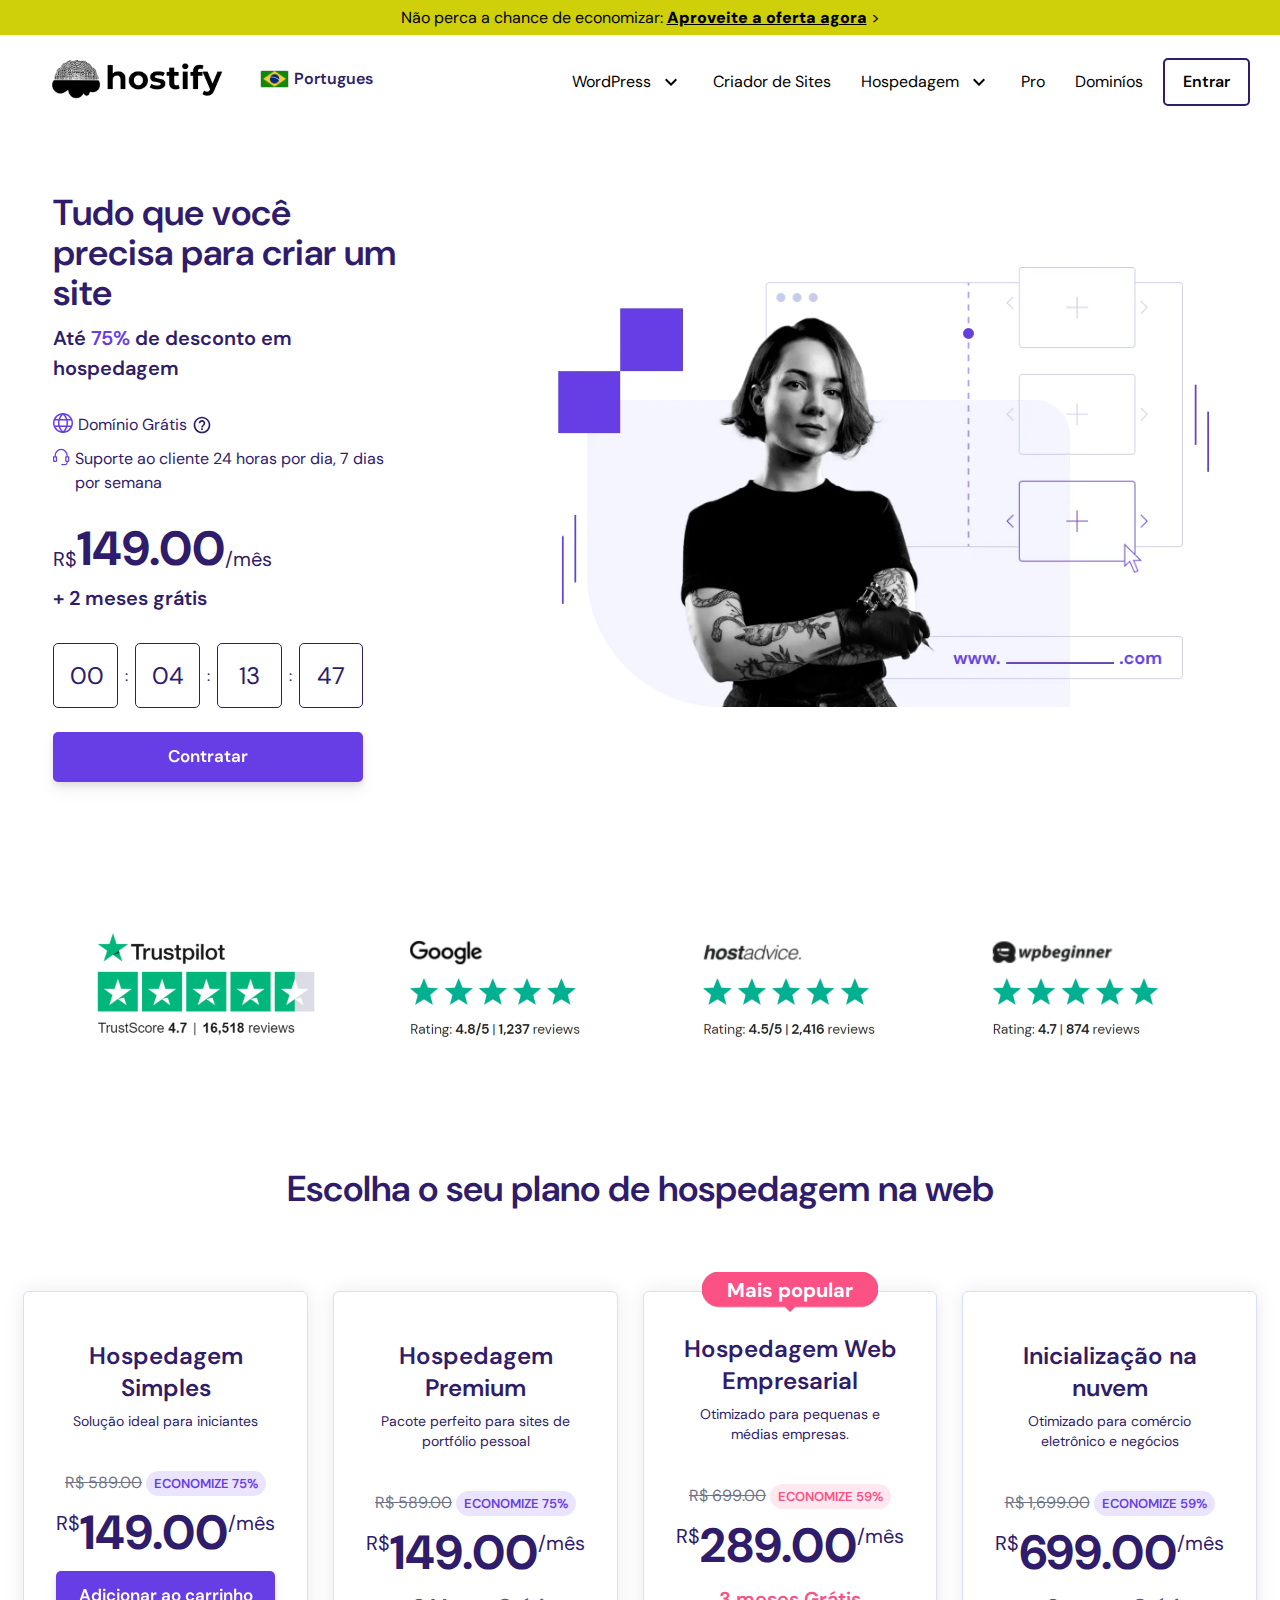
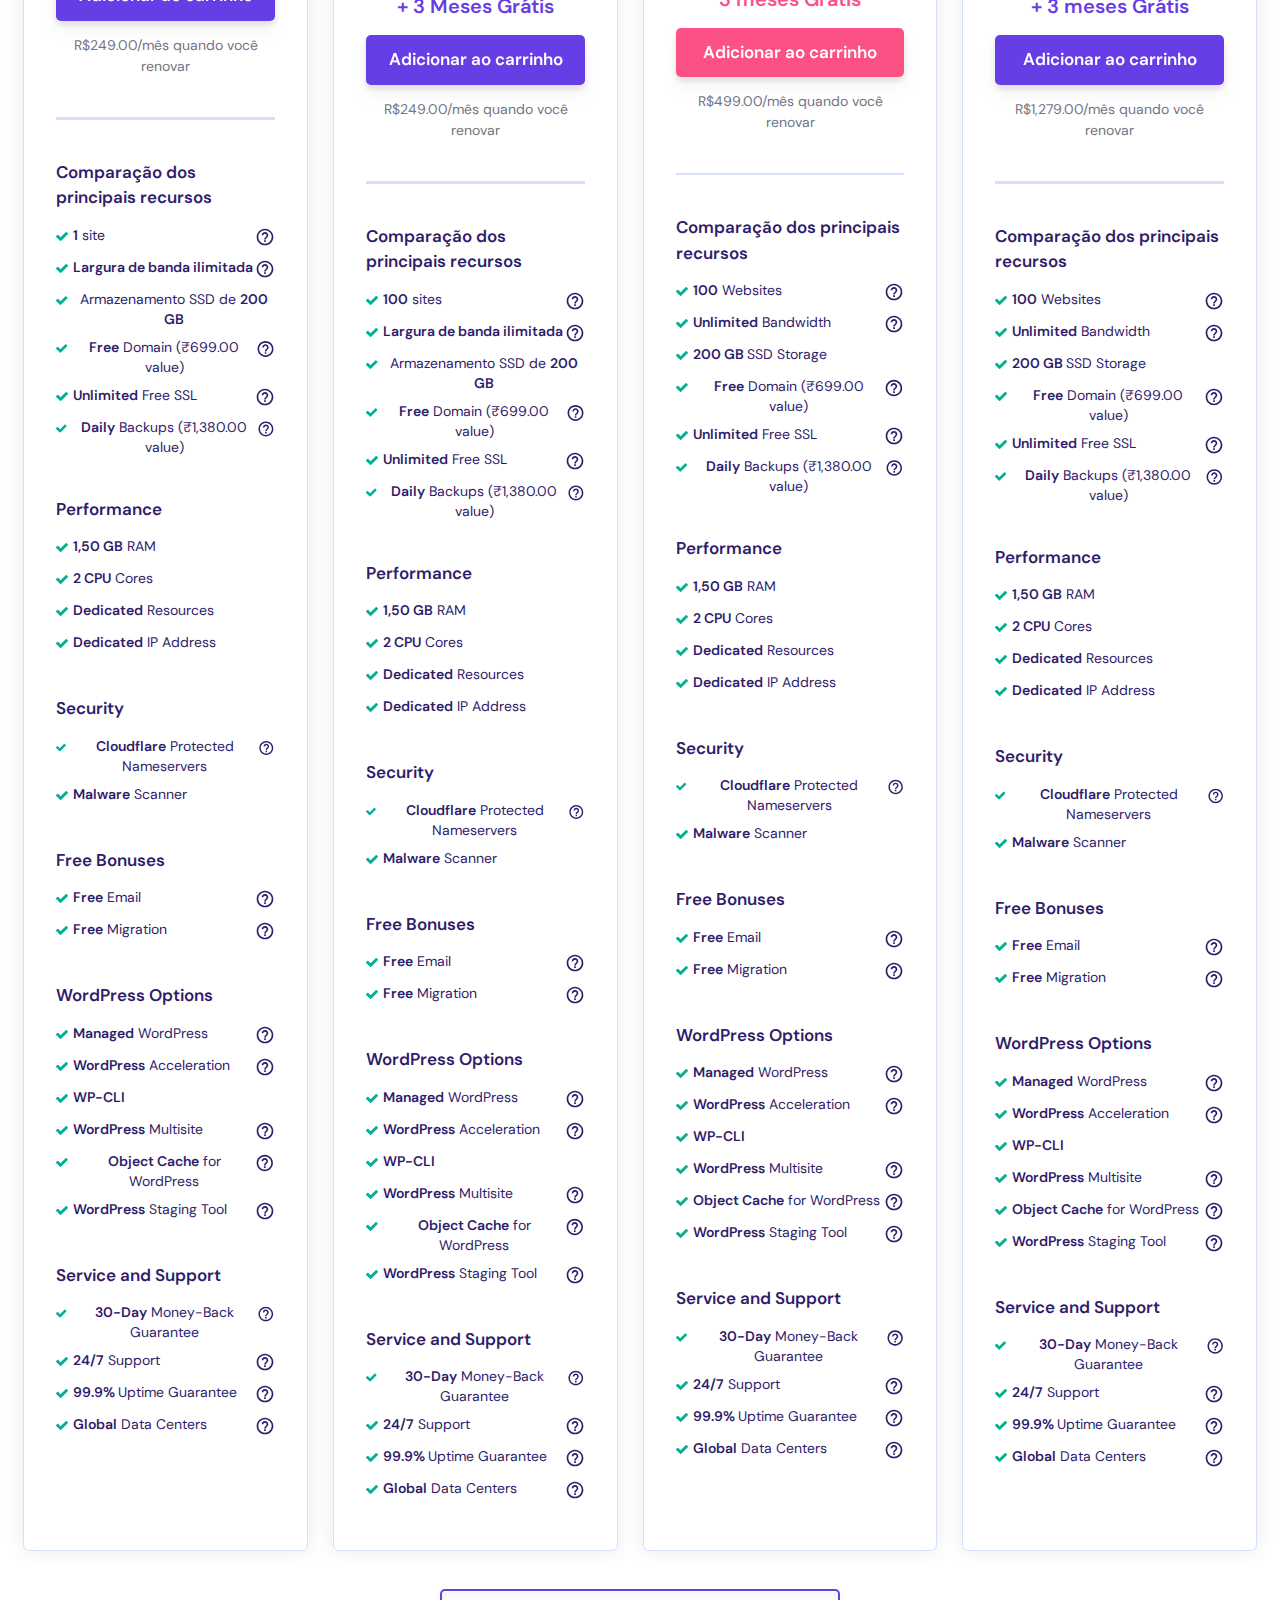
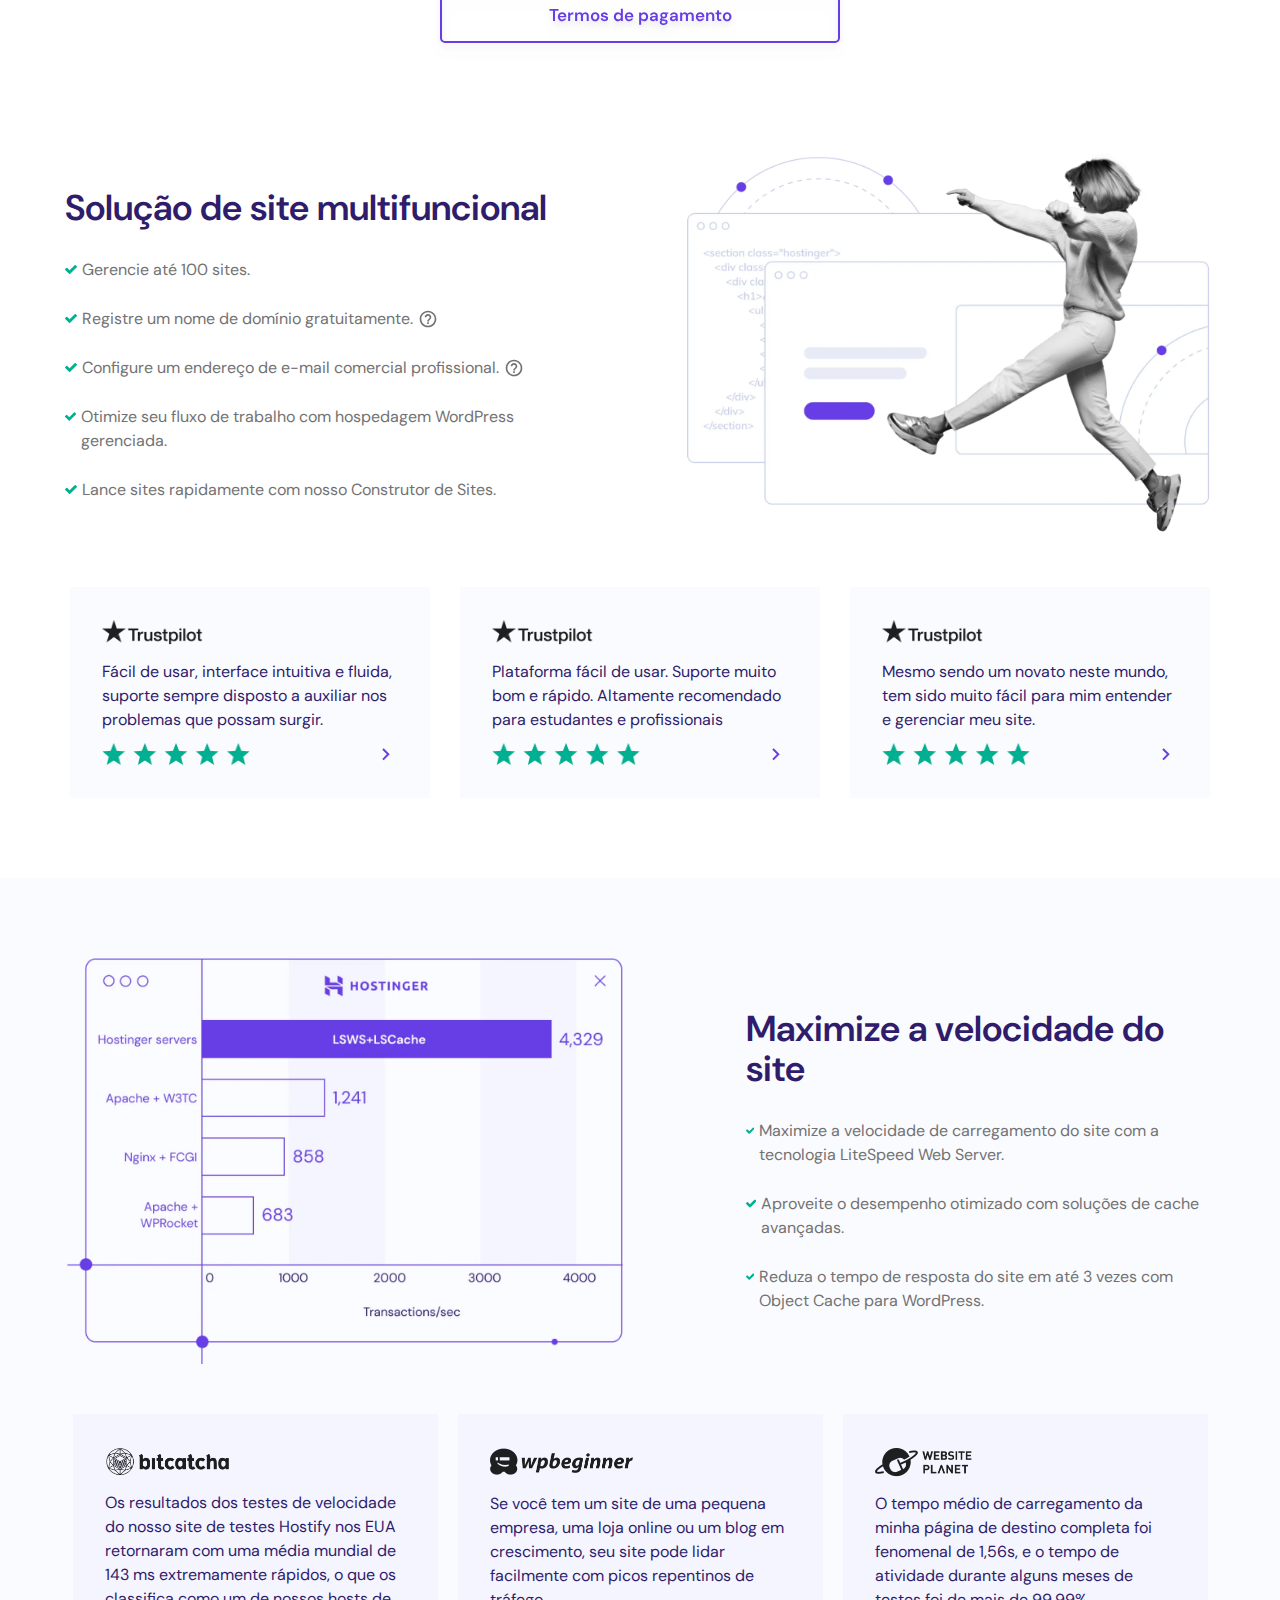
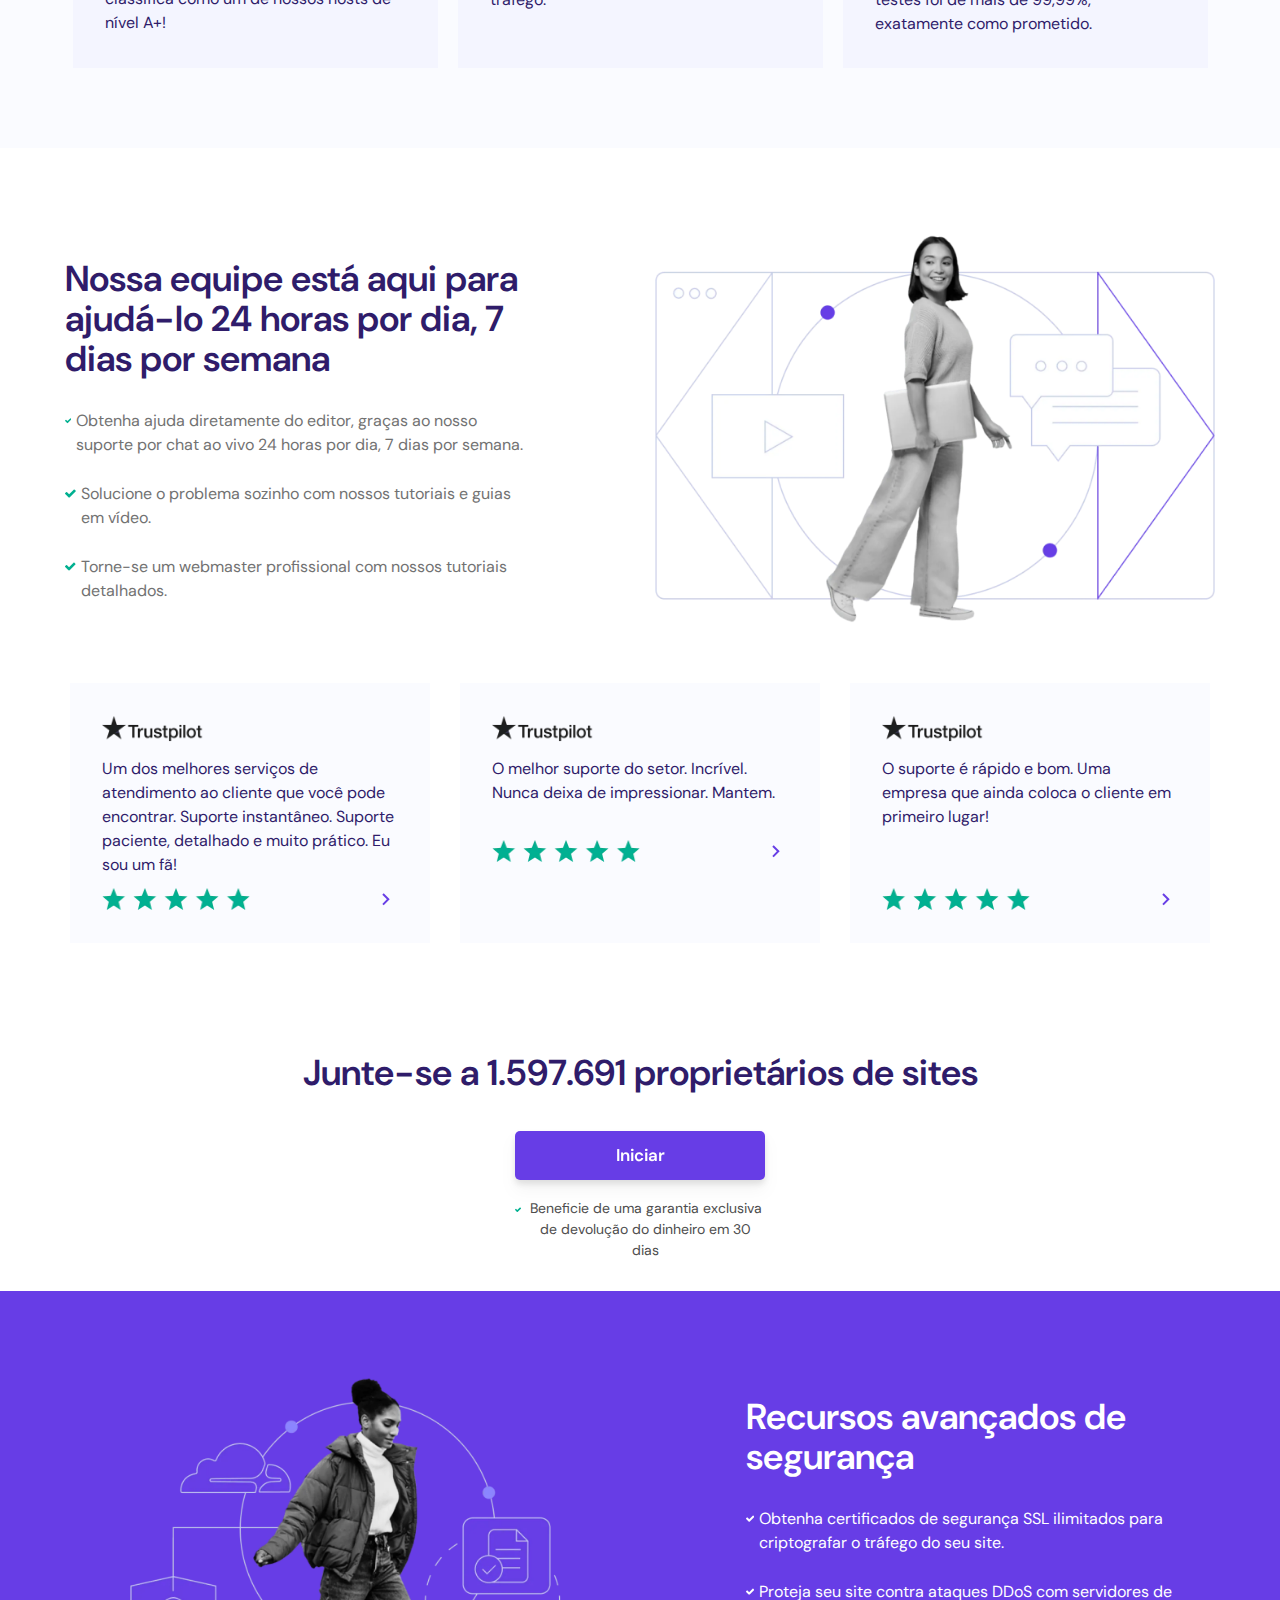
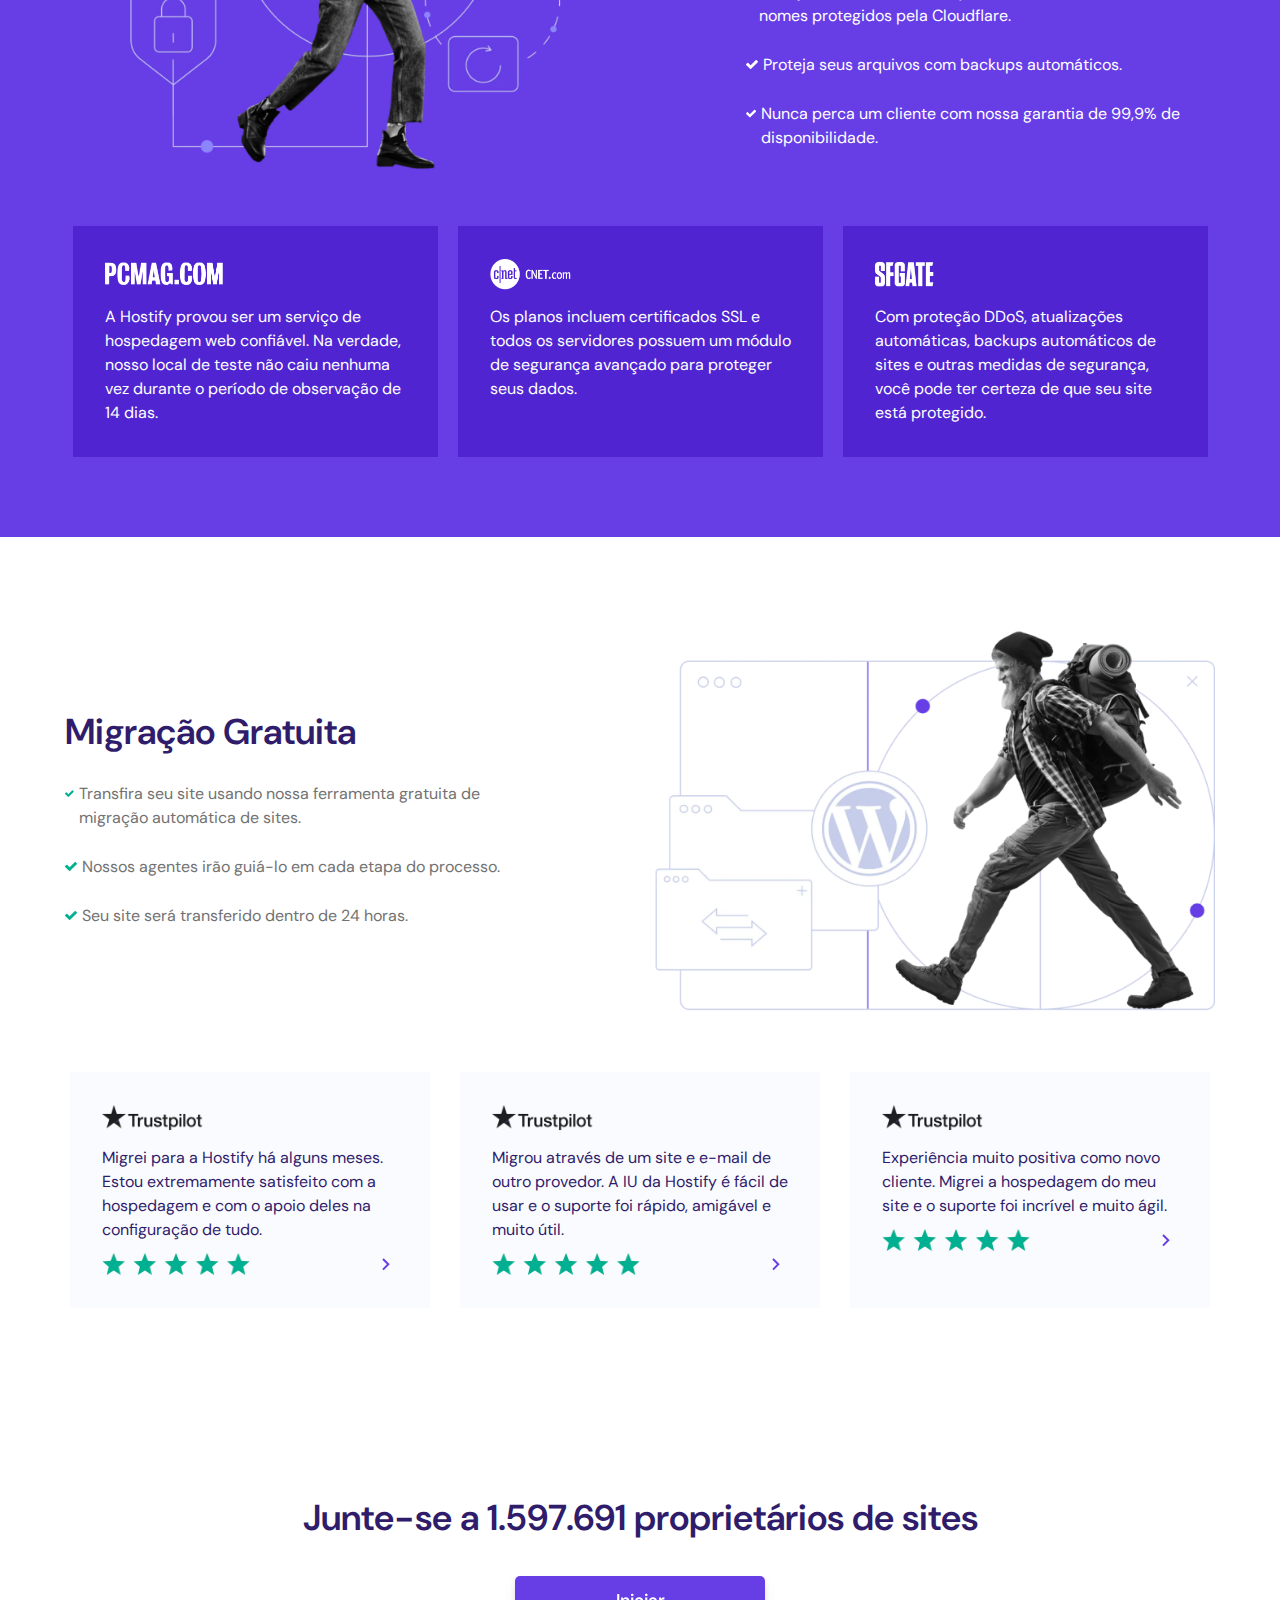
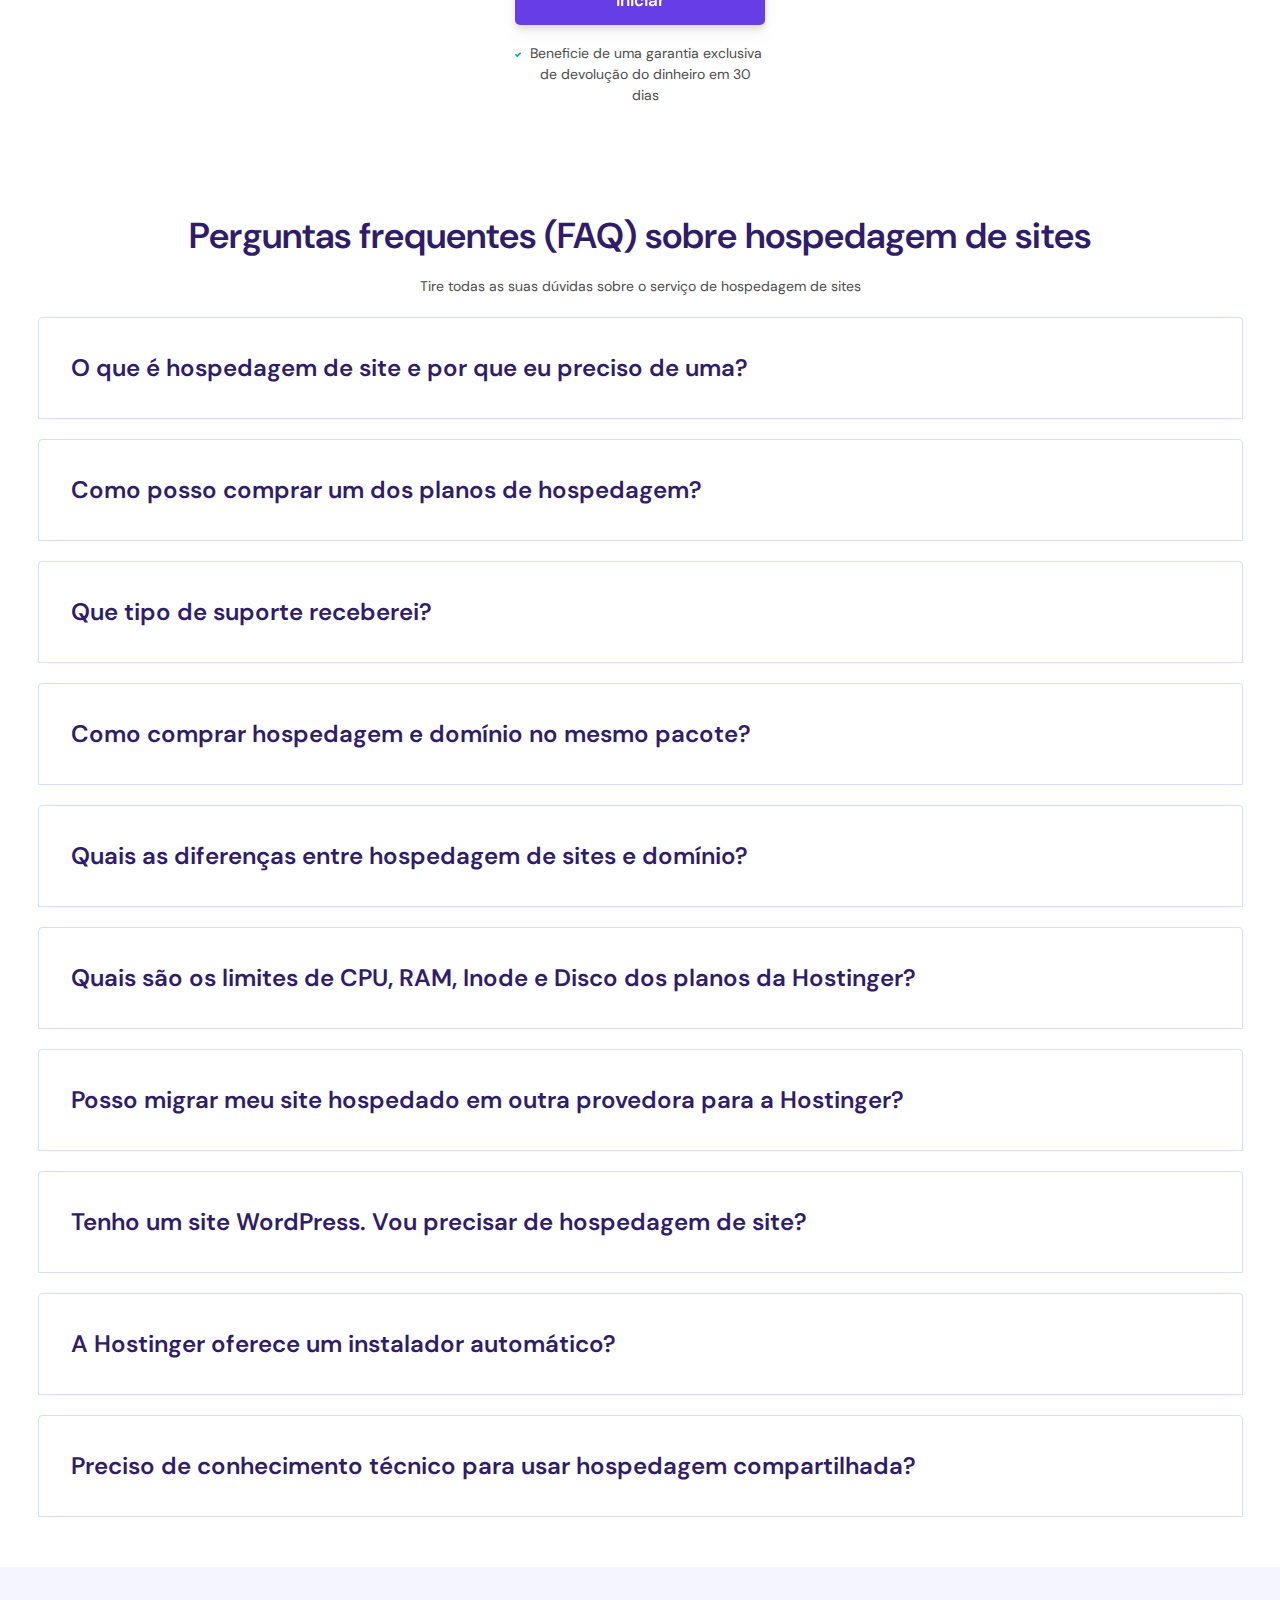
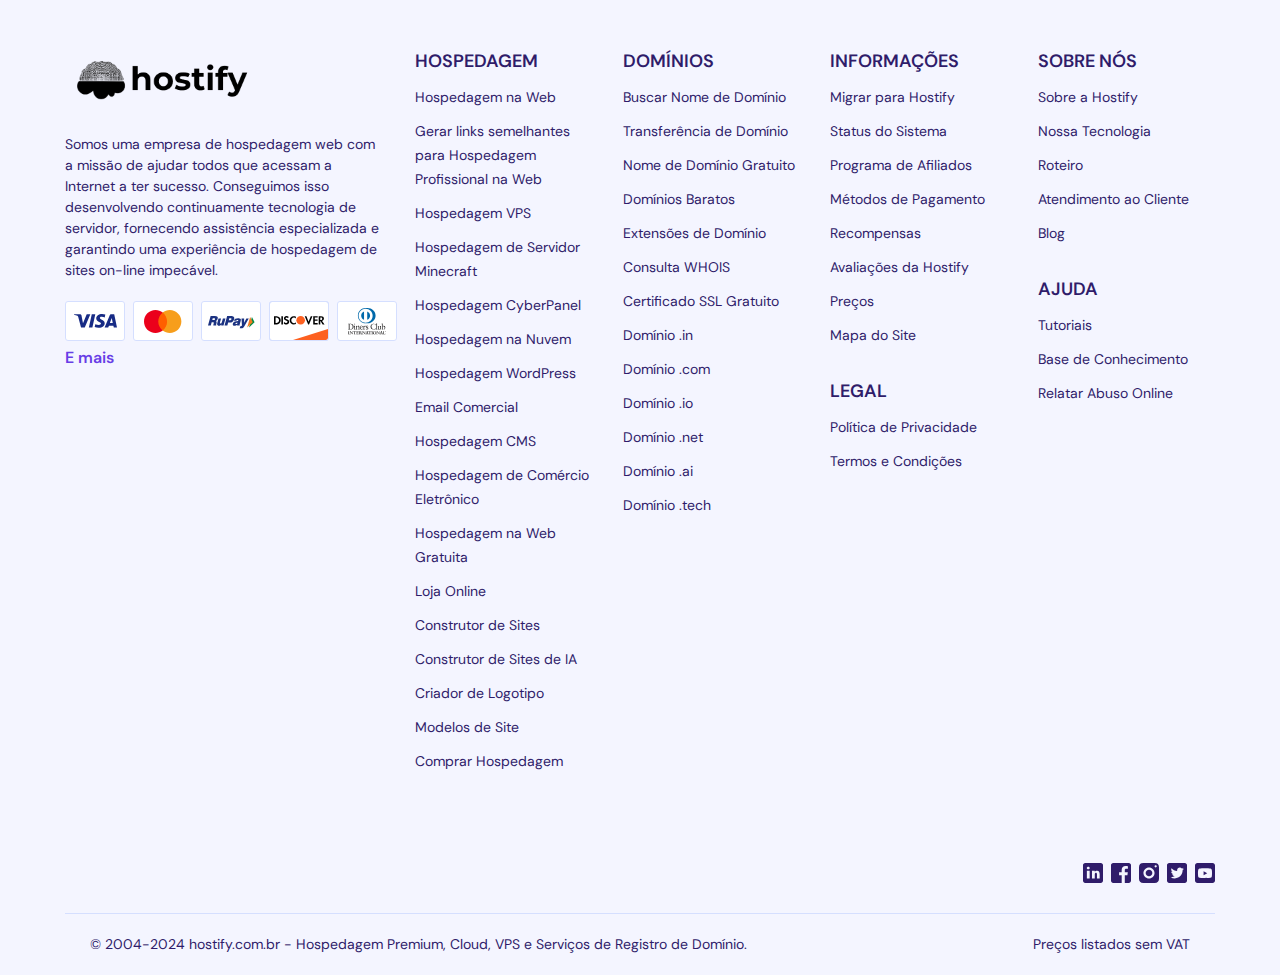
<file: hospedagem_site.html>
<!DOCTYPE html>
<html lang="pt-br">
<head>
    <meta charset="UTF-8">
    <meta http-equiv="X-UA-Compatible" content="IE=edge">
    <meta name="viewport" content="width=device-width, initial-scale=1.0">
    <title>Hostfy Brasil</title>
    <link rel="shortcut icon" href="assets/img/icohostfy.ico" type="image/x-icon">
    <script src="tailwind_css/cdn.tailwindcss.com_3.3.2"></script>
    <link rel="stylesheet" href="assets/css/style.css">
    <link rel="preconnect" href="https://fonts.googleapis.com">
    <script src="assets/js/main.js"></script>
    <link rel="preconnect" href="https://fonts.gstatic.com" crossorigin>
    <link href="https://fonts.googleapis.com/css2?family=DM+Sans:ital,wght@0,400;0,500;0,700;1,400;1,500;1,700&display=swap" rel="stylesheet">
    <link rel="stylesheet" href="https://cdnjs.cloudflare.com/ajax/libs/font-awesome/6.5.1/css/all.min.css" integrity="sha512-DTOQO9RWCH3ppGqcWaEA1BIZOC6xxalwEsw9c2QQeAIftl+Vegovlnee1c9QX4TctnWMn13TZye+giMm8e2LwA==" crossorigin="anonymous" referrerpolicy="no-referrer" />
    <meta property="og:image" content="https://www.hostinger.com/og-image.png">
</head>
<body>
    <style>
        .px-2 {
            font-size: 13px !important;
        }
        .FAQ {
            display: flex;
            flex-direction: column;
            gap: 20px;
            margin-bottom: 50px;
        }
        .divFaq {
            border: 1px solid #d5dfff;
            border-radius: 4px 4px 0 0;
            padding: 32px;
            max-width: 1205px;
            margin: auto;
            font-size: 24px;
            color: #2f1c6a;
            font-weight: 600;
            cursor: pointer;
        }
        .faqP {
            display: none;
            border: 1px solid #d5dfff;
            border-radius: 4px 4px 0 0;
            padding: 32px;
            max-width: 1205px;
            margin: auto;
        }
        .faqP.ativo {
            display: block;
        }
    </style>
    <div class="barra">
        <p>Não perca a chance de economizar: <a href="#plano">Aproveite a oferta agora</a> ></p>
    </div>
    <div id="modal-container">
        <!-- Modais serão adicionados dinamicamente aqui -->
    </div>
    <div class="modal-wordpress" id="modal">
        <div class="links">
            <div class="icon-link">
                <i class="fa-brands fa-wordpress" style="color: #3e2ead; font-size: 22px;"></i>
                <a href="#">Hospedagem Wordpress
                    <p>Recursos Premium</p>
                </a>
            </div>
            <div class="icon-link">
                <img src="assets/img/iconwoo.png" alt="">
                <a href="#">Woocommerce gerenciado
                    <p>Crie e desenvolva seu site</p>
                </a>
            </div>
        </div>
    </div>
    <div class="modal-hospedagem" id="modal">
        <div class="links">
            <div class="icon-link">
                <i class="fa-solid fa-calendar-days" style="color: #3e2ead; font-size: 22px;"></i>
                <a href="#">Hospedagem de site
                    <p>Para sites pequenos e médios.</p>
                </a>
            </div>
            <div class="icon-link">
                <i class="fa-solid fa-cloud" style="color: #3e2ead; font-size: 22px;"></i>
                <a href="#">Hospedagem de Cloud
                    <p>Para projetos de grande escala</p>
                </a>
            </div>
            <div class="icon-link">
                <i class="fa-solid fa-server" style="color: #3e2ead; font-size: 22px;"></i>
                <a href="#">Servidor VPS
                    <p>Recurosos dedicados para escalar.</p>
                </a>
            </div>
            <div class="icon-link">
                <i class="fa-solid fa-at" style="color: #3e2ead; font-size: 22px;"></i>
                <a href="#">Email Profissional
                    <p>Promova seu negócio em cada mensagem</p>
                </a>
            </div>
        </div>
    </div>
    
    <div class="overflow-x-hidden overflow-y-hidden relative w-full bg-white">
        <div class="h-[88px] bg-white">
        </div>
        <div id="navBar" class="bg-white w-full fixed z-50" style="top:38px; margin:0;">
            <nav class="lg:mx-[40px] mx-[20px] lg:h-[88px] h-[62px] bg-white" >
                <div class="w-full h-[48px] lg:py-[22px] py-[10px] flex flex-row justify-between">
                    <div class="flex flex-row my-auto gap-[20px] items-center pt-2">
                        <div class="logo">
                            <a href="index.html"><img src="assets/img/logo-hostify.png" alt=""></a>
                        </div>
                        <div class="flex flex-row gap-[5px]">
                            <img src="assets/img/br-2x.png" alt="IN" class="h-[18px] my-auto lg:block hidden">
                            <span class="font-semibold my-auto lg:block hidden" style="color:#2F1C6A">Portugues</span>
                        </div>
                    </div>
                    <div class="my-auto flex flex-row gap-[20px] items-center navHome">
                        <ul class="flex flex-row gap-[30px]">
                            <li  class="my-auto flex-row gap-[8px] lg:flex hidden btnWord">
                                <a href="#" class="my-auto flex-row gap-[8px] lg:flex hidden btnWord">
                                    <span class="font-normal my-auto btnWord" style="color:#000000">WordPress</span>
                                    <svg data-v-7fc192fd="" data-v-e6ac469e="" xmlns="http://www.w3.org/2000/svg" viewBox="0 0 24 24" aria-label="arrow-down" role="presentation" class="h-icon-dark btnWord" data-v-4aa81217="" style="width: 24px; height: 24px;"><g data-v-7fc192fd=""><path data-v-7fc192fd="" d="M7.41 8.59L12 13.17L16.59 8.59L18 10L12 16L6 10L7.41 8.59Z"></path></g></svg>
                                </a>
                            </li>
                            <li class="my-auto">
                                <a href="#" class="my-auto lg:block hidden">
                                    <span class="font-normal my-auto" style="color:#000000">Criador de Sites</span>
                                </a>
                            </li>
                            <li class="my-auto flex-row gap-[8px] lg:flex hidden">
                                <a href="#" class="my-auto flex-row gap-[8px] lg:flex hidden btnHospe">
                                    <span class="font-normal my-auto btnHospe" style="color:#000000">Hospedagem</span>
                                    <svg data-v-7fc192fd="" data-v-e6ac469e="" xmlns="http://www.w3.org/2000/svg" viewBox="0 0 24 24" aria-label="arrow-down" role="presentation" class="h-icon-dark btnHospe" data-v-4aa81217="" style="width: 24px; height: 24px;"><g data-v-7fc192fd=""><path data-v-7fc192fd="" d="M7.41 8.59L12 13.17L16.59 8.59L18 10L12 16L6 10L7.41 8.59Z"></path></g></svg>
                                </a>
                            </li>
                            <li class="my-auto lg:flex hidden flex-row gap-[8px]">
                                <a href="#" class="my-auto">
                                    <span class="font-normal my-auto" style="color:#000000">Pro</span>
                                </a>
                            </li>
                            <li class="my-auto lg:block hidden">
                                <a href="#" class="my-auto">
                                    <span class="font-normal my-auto" style="color:#000000">Dominíos</span>
                                </a>
                            </li>
                        </ul>
                        <button class="px-[18px] py-[10px] font-semibold hover:scale-[1.02] hover:duration-300 lg:block hidden" style="border:2px solid #2F1C6A; border-radius:5px;">Entrar</button>
                        <svg id="hamburger" xmlns="http://www.w3.org/2000/svg" viewBox="0 0 24 24" aria-label="burger" role="presentation" class="pt-2 lg:hidden block h-nav__mobile-menu-burger h-icon-dark" style="width: 34px; height: 34px;"><g data-v-165629f9=""><path data-v-165629f9="" d="M2 5V7H22V5H2ZM2 11V13H22V11H2ZM2 17V19H22V17H2Z"></path></g></svg>
                    </div>
                    <div id="mobileMenu" class="mobile-menu fixed top-16 left-0 w-full h-full bg-white z-40 pt-5">
                        <ul class="text-center">
                            <li class="py-2">
                                <div class="mx-[20px] flex flex-row justify-between btn-mobile-link">
                                    <a href="#"><span style="color:#2F1C6A;" class="btn-mobile-linkA font-semibold text-xl" >WordPress</span></a>
                                    <svg data-v-7fc192fd="" data-v-e6ac469e="" xmlns="http://www.w3.org/2000/svg" viewBox="0 0 24 24" aria-label="arrow-down" role="presentation" class="h-icon-dark" data-v-4aa81217="" style="width: 24px; height: 24px;"><g data-v-7fc192fd=""><path data-v-7fc192fd="" d="M7.41 8.59L12 13.17L16.59 8.59L18 10L12 16L6 10L7.41 8.59Z"></path></g></svg>
                                </div>
                                <div class="mobile-modal" id="">
                                    <div class="links-mobile">
                                        <div>             
                                            <a class="link-mobile" href="#">Hospedagem Wordpress
                                                <p>Recursos Premium</p>
                                            </a>
                                        </div>
                                        <div>         
                                            <a class="link-mobile" href="#">Woocommerce gerenciado
                                                <p>Crie e desenvolva seu site</p>
                                            </a>
                                        </div>
                                    </div>
                                </div>
                            </li>
                            <li class="py-2">
                                <div class="mx-[20px] flex flex-row justify-between">
                                    <a href="#"><span style="color:#2F1C6A;" class="font-semibold text-xl">Criador de sites</span></a>
                                    <!-- <svg data-v-7fc192fd="" data-v-3bed47a8="" xmlns="http://www.w3.org/2000/svg" viewBox="0 0 20 20" style="width: 20px; height: 20px;"><path fill="#2F1C6A" fill-rule="evenodd" clip-rule="evenodd" d="m2.18 11.103-.018-.11c-.157-.789-.165-5.1-.162-6.747.001-.392.228-.745.581-.908L9.582.092a.993.993 0 0 1 .836 0l7 3.246a1 1 0 0 1 .581.908c.004 1.647-.002 5.958-.153 6.747l-.018.11c-.995 5.355-4.638 7.763-7.517 8.843l-.008.003a.897.897 0 0 1-.605-.003c-2.88-1.08-6.514-3.479-7.518-8.843Zm14.19-.374-.02.113c-.844 4.513-3.81 6.601-6.346 7.604-2.534-1.002-5.493-3.082-6.346-7.605l-.02-.118-.005-.026v-.001l-.008-.065a5.636 5.636 0 0 1-.02-.205 19.219 19.219 0 0 1-.036-.653 72.81 72.81 0 0 1-.048-1.855C3.503 6.715 3.5 5.428 3.5 4.576L10 1.563l6.5 3.013c0 .852-.002 2.14-.02 3.343-.01.686-.024 1.336-.045 1.858-.01.261-.022.482-.035.655a5.763 5.763 0 0 1-.018.207l-.009.07-.004.02Zm-1.824-2.132a.758.758 0 0 0 0-1.07.75.75 0 0 0-1.064 0l-3.984 4.001-1.976-1.985a.75.75 0 0 0-1.064 0 .758.758 0 0 0 0 1.07l2.508 2.519a.75.75 0 0 0 1.065 0l4.515-4.535Z"></path></g></svg> -->
                                </div>
                            </li>
                            <li class="py-2">
                                <div class="mx-[20px] flex flex-row justify-between btn-mobile-linkHospedagem">
                                    <a href="#"><span style="color:#2F1C6A;" class="font-semibold text-xl">Hospedagem</span></a>
                                    <svg data-v-7fc192fd="" data-v-e6ac469e="" xmlns="http://www.w3.org/2000/svg" viewBox="0 0 24 24" aria-label="arrow-down" role="presentation" class="h-icon-dark" data-v-4aa81217="" style="width: 24px; height: 24px;"><g data-v-7fc192fd=""><path data-v-7fc192fd="" d="M7.41 8.59L12 13.17L16.59 8.59L18 10L12 16L6 10L7.41 8.59Z"></path></g></svg>
                                </div>
                                <div class="mobile-modalHospedagem" id="">
                                    <div class="links-mobileHospedagem">
                                        <div>             
                                            <a class="link-mobileHospedagem" href="#">Hospedagem de site
                                                <p>Para sites pequenos e médios.</p>
                                            </a>
                                        </div>
                                        <div>
                                            <a class="link-mobileHospedagem" href="#">Hospedagem Cloud
                                                <p>Para projetos de grande escala</p>
                                            </a>
                                        </div>
                                        <div>
                                            <a class="link-mobileHospedagem" href="#">Servidor VPS
                                                <p>Recurosos dedicados para escalar.</p>
                                            </a>
                                        </div>
                                        <div>
                                            <a class="link-mobileHospedagem" href="#">Email Profissional
                                                <p>Promova seu negócio em cada mensagem</p>
                                            </a>
                                        </div>
                                    </div>
                                </div>
                            </li>
                            <li class="py-2">
                                <div class="mx-[20px] flex flex-row justify-between">
                                    <a href="#"><span style="color:#2F1C6A;" class="font-semibold text-xl">Recursos profissionais</span></a>
                                    <!-- <svg data-v-7fc192fd="" data-v-3bed47a8="" xmlns="http://www.w3.org/2000/svg" viewBox="0 0 20 20" style="width: 20px; height: 20px;"><path fill="#2F1C6A" fill-rule="evenodd" clip-rule="evenodd" d="m2.18 11.103-.018-.11c-.157-.789-.165-5.1-.162-6.747.001-.392.228-.745.581-.908L9.582.092a.993.993 0 0 1 .836 0l7 3.246a1 1 0 0 1 .581.908c.004 1.647-.002 5.958-.153 6.747l-.018.11c-.995 5.355-4.638 7.763-7.517 8.843l-.008.003a.897.897 0 0 1-.605-.003c-2.88-1.08-6.514-3.479-7.518-8.843Zm14.19-.374-.02.113c-.844 4.513-3.81 6.601-6.346 7.604-2.534-1.002-5.493-3.082-6.346-7.605l-.02-.118-.005-.026v-.001l-.008-.065a5.636 5.636 0 0 1-.02-.205 19.219 19.219 0 0 1-.036-.653 72.81 72.81 0 0 1-.048-1.855C3.503 6.715 3.5 5.428 3.5 4.576L10 1.563l6.5 3.013c0 .852-.002 2.14-.02 3.343-.01.686-.024 1.336-.045 1.858-.01.261-.022.482-.035.655a5.763 5.763 0 0 1-.018.207l-.009.07-.004.02Zm-1.824-2.132a.758.758 0 0 0 0-1.07.75.75 0 0 0-1.064 0l-3.984 4.001-1.976-1.985a.75.75 0 0 0-1.064 0 .758.758 0 0 0 0 1.07l2.508 2.519a.75.75 0 0 0 1.065 0l4.515-4.535Z"></path></g></svg> -->
                                </div>
                            </li>
                            <li class="py-2">
                                <div class="mx-[20px] flex flex-row justify-between">
                                    <a href="#"><span style="color:#2F1C6A;" class="font-semibold text-xl">Dominíos gratuitos</span></a>
                                    <!-- <svg data-v-7fc192fd="" data-v-3bed47a8="" xmlns="http://www.w3.org/2000/svg" viewBox="0 0 20 20" style="width: 20px; height: 20px;"><path fill="#2F1C6A" fill-rule="evenodd" clip-rule="evenodd" d="m2.18 11.103-.018-.11c-.157-.789-.165-5.1-.162-6.747.001-.392.228-.745.581-.908L9.582.092a.993.993 0 0 1 .836 0l7 3.246a1 1 0 0 1 .581.908c.004 1.647-.002 5.958-.153 6.747l-.018.11c-.995 5.355-4.638 7.763-7.517 8.843l-.008.003a.897.897 0 0 1-.605-.003c-2.88-1.08-6.514-3.479-7.518-8.843Zm14.19-.374-.02.113c-.844 4.513-3.81 6.601-6.346 7.604-2.534-1.002-5.493-3.082-6.346-7.605l-.02-.118-.005-.026v-.001l-.008-.065a5.636 5.636 0 0 1-.02-.205 19.219 19.219 0 0 1-.036-.653 72.81 72.81 0 0 1-.048-1.855C3.503 6.715 3.5 5.428 3.5 4.576L10 1.563l6.5 3.013c0 .852-.002 2.14-.02 3.343-.01.686-.024 1.336-.045 1.858-.01.261-.022.482-.035.655a5.763 5.763 0 0 1-.018.207l-.009.07-.004.02Zm-1.824-2.132a.758.758 0 0 0 0-1.07.75.75 0 0 0-1.064 0l-3.984 4.001-1.976-1.985a.75.75 0 0 0-1.064 0 .758.758 0 0 0 0 1.07l2.508 2.519a.75.75 0 0 0 1.065 0l4.515-4.535Z"></path></g></svg> -->
                                </div>
                            </li>
                            
                        </ul>
                        <button class="fixed bottom-8 left-4 right-4 font-semibold py-3 mt-5 w-auto drop-shadow-lg" style="color:rgb(103,61,230); font-size:17px; border:2px solid rgb(103,61,230); border-radius:5px;">
                            Entrar na Área do Cliente
                        </button>                        
                    </div>
                    <script>
                        document.getElementById('hamburger').addEventListener('click', function() {
                            const mobileMenu = document.getElementById('mobileMenu');
                            mobileMenu.classList.toggle('mobile-menu-open');
                        });
                    </script>
                </div>
            </nav>
        </div>
        <!-- SCRIPT AND STYLE FOR DROP SHADOW ON SCROLL-->
        <script>
            window.addEventListener('scroll', function() {
              var navBar = document.getElementById('navBar');
              if (window.pageYOffset > 0) {
                navBar.classList.add('shadow');
              } else {
                navBar.classList.remove('shadow');
              }
            });
          </script>
          <style>
            .shadow {
              box-shadow: 0px 2px 8px rgba(0, 0, 0, 0.1);
            }
          </style>
          <!-- END TO SCRIPT AND STYLE FOR DROP SHADOW ON SCROLL-->
        <div class="max-w-[1400px] w-11/12 flex md:flex-row flex-col mx-auto justify-between items-center gap-[80px] md:my-[50px] md:pt-[20px]">
            <div class="md:w-4/12  gap-[10px] flex flex-col">
                <h1 class="font-semibold md:text-4xl text-2xl md:text-left text-center" style="color:#2F1C6A">Tudo que você precisa para criar um site</h1>
                <h2 class="font-semibold md:text-left text-center" style="color:#2F1C6A; font-size:20px;">Até <span style="color:#673DE6">75%</span> de desconto em hospedagem</h2>
                <div class="flex flex-row gap-[5px] pt-5 max-[1024px]:mx-auto">
                    <svg data-v-7fc192fd="" data-v-3bed47a8="" xmlns="http://www.w3.org/2000/svg" viewBox="0 0 20 20" aria-label="globe" role="presentation" style="width: 20px; height: 20px;"><path fill="#673DE6" fill-rule="evenodd" clip-rule="evenodd" d="M8.016 19.803a10.05 10.05 0 0 0 3.969 0 10.017 10.017 0 0 0 7.7-7.303A10.02 10.02 0 0 0 20 10a10.02 10.02 0 0 0-.832-4A10.017 10.017 0 0 0 11.985.197a10.047 10.047 0 0 0-3.97 0A10.017 10.017 0 0 0 .316 7.5 10.018 10.018 0 0 0 0 10a10.018 10.018 0 0 0 .832 4 10.017 10.017 0 0 0 7.184 5.803ZM2.498 14a8.517 8.517 0 0 0 5.457 4.252A12.974 12.974 0 0 1 5.627 14H2.498Zm9.547 4.252A8.517 8.517 0 0 0 17.502 14h-3.129a12.975 12.975 0 0 1-2.328 4.252ZM18.5 10c0-.87-.13-1.71-.374-2.5H14.76a13.065 13.065 0 0 1 0 5h3.366c.243-.79.374-1.63.374-2.5Zm-6.455-8.252A8.517 8.517 0 0 1 17.502 6h-3.129a12.974 12.974 0 0 0-2.328-4.252ZM5.627 6a12.974 12.974 0 0 1 2.328-4.252A8.517 8.517 0 0 0 2.498 6h3.129ZM5.24 7.5H1.874A8.498 8.498 0 0 0 1.5 10c0 .87.13 1.71.374 2.5H5.24a13.066 13.066 0 0 1 0-5Zm1.532 0A11.54 11.54 0 0 0 6.5 10c0 .859.094 1.695.272 2.5h6.455a11.542 11.542 0 0 0 0-5H6.772Zm.443 6.5A11.512 11.512 0 0 0 10 18.261 11.513 11.513 0 0 0 12.785 14h-5.57Zm0-8A11.511 11.511 0 0 1 10 1.739 11.512 11.512 0 0 1 12.785 6h-5.57Z"></path></g></svg>
                    <span style="color:#2F1C6A;">Domínio Grátis</span>
                    <svg data-v-7fc192fd="" data-v-3bed47a8="" xmlns="http://www.w3.org/2000/svg" viewBox="0 0 24 24" aria-label="help" role="presentation"  style="width: 20px; height: 24px;"><path fill="#2F1C6A" d="M12 2C6.489 2 2 6.489 2 12C2 17.511 6.489 22 12 22C17.511 22 22 17.511 22 12C22 6.489 17.511 2 12 2ZM12 4C16.4301 4 20 7.56988 20 12C20 16.4301 16.4301 20 12 20C7.56988 20 4 16.4301 4 12C4 7.56988 7.56988 4 12 4ZM12 6C9.79 6 8 7.79 8 10H10C10 8.9 10.9 8 12 8C13.1 8 14 8.9 14 10C14 12 11 12.367 11 15H13C13 13.349 16 12.5 16 10C16 7.79 14.21 6 12 6ZM11 16V18H13V16H11Z"></path></g></svg>
                </div>
                <div class="flex flex-row gap-[5px] pb-5 max-[1024px]:mx-auto">
                    <svg data-v-7fc192fd="" data-v-3bed47a8="" xmlns="http://www.w3.org/2000/svg" viewBox="0 0 20 20" aria-label="headset" role="presentation" style="width: 20px; height: 20px;"><path fill="#673DE6" fill-rule="evenodd" clip-rule="evenodd" d="M2 9V8a8 8 0 1 1 16 0v1h1a1 1 0 0 1 1 1v5a1 1 0 0 1-1 1h-1v1a3 3 0 0 1-3 3h-4.25a.75.75 0 0 1 0-1.5H15a1.5 1.5 0 0 0 1.5-1.5v-1H16a1 1 0 0 1-1-1v-5a1 1 0 0 1 1-1h.5V8a6.5 6.5 0 1 0-13 0v1H4a1 1 0 0 1 1 1v5a1 1 0 0 1-1 1H1a1 1 0 0 1-1-1v-5a1 1 0 0 1 1-1h1Zm-.5 5.5v-4h2v4h-2Zm15 0v-4h2v4h-2Z"></path></g></svg>
                    <span style="color:#2F1C6A;">Suporte ao cliente 24 horas por dia, 7 dias por semana</span>
                </div>
                <div class="flex flex-col gap-[10px] pb-5 max-[1024px]:mx-auto">
                    <div class="flex flex-row md:items-end items-center">
                        <span class="font-normal md:text-xl" style="color:#2F1C6A;">R$</span>
                        <span class="font-bold md:text-5xl text-4xl" style="color:#2F1C6A;">149.00</span>
                        <span class="font-normal md:text-xl" style="color:#2F1C6A;">/mês</span>
                    </div>
                    <h2 class="font-semibold md:text-left text-center" style="color:#2F1C6A; font-size:20px;">+ 2 meses grátis</h2>
                </div>
                <div class="max-w-[310px] flex flex-col gap-[24px] max-[1024px]:mx-auto">
                    <div class="flex flex-row gap-[7px] items-center">
                        <span class="p-4 text-2xl font-normal text-center" style="border:1px solid #2F1C6A; border-radius:5px; color:#2F1C6A; width:65px; height:65px;">00</span>
                        <span style="color:#2F1C6A">:</span>
                        <span id="hours" class="p-4 text-2xl font-normal text-center" style="border:1px solid #2F1C6A; border-radius:5px; color:#2F1C6A; width:65px; height:65px;">00</span>
                        <span style="color:#2F1C6A">:</span>
                        <span id="minutes" class="p-4 text-2xl font-normal text-center" style="border:1px solid #2F1C6A; border-radius:5px; color:#2F1C6A; width:65px; height:65px;">00</span>
                        <span style="color:#2F1C6A">:</span>
                        <span id="seconds" class="p-4 text-2xl font-normal text-center" style="border:1px solid #2F1C6A; border-radius:5px; color:#2F1C6A; width:65px; height:65px;">00</span>
                      </div>
                      <button class="btn-plano font-semibold py-3 drop-shadow-lg hover:scale-[1.02] hover:duration-300" style="color:#ffffff; font-size:17px; background-color:rgb(103,61,230); border-radius:5px;">
                        Contratar
                    </button>
                </div>
                <div class="flex flex-row gap-[5px] pt-2 max-[1024px]:mx-auto">
                    <svg data-v-7fc192fd="" data-v-3bed47a8="" xmlns="http://www.w3.org/2000/svg" viewBox="0 0 20 20" style="width: 20px; height: 20px;"><path fill="#673DE6" fill-rule="evenodd" clip-rule="evenodd" d="m2.18 11.103-.018-.11c-.157-.789-.165-5.1-.162-6.747.001-.392.228-.745.581-.908L9.582.092a.993.993 0 0 1 .836 0l7 3.246a1 1 0 0 1 .581.908c.004 1.647-.002 5.958-.153 6.747l-.018.11c-.995 5.355-4.638 7.763-7.517 8.843l-.008.003a.897.897 0 0 1-.605-.003c-2.88-1.08-6.514-3.479-7.518-8.843Zm14.19-.374-.02.113c-.844 4.513-3.81 6.601-6.346 7.604-2.534-1.002-5.493-3.082-6.346-7.605l-.02-.118-.005-.026v-.001l-.008-.065a5.636 5.636 0 0 1-.02-.205 19.219 19.219 0 0 1-.036-.653 72.81 72.81 0 0 1-.048-1.855C3.503 6.715 3.5 5.428 3.5 4.576L10 1.563l6.5 3.013c0 .852-.002 2.14-.02 3.343-.01.686-.024 1.336-.045 1.858-.01.261-.022.482-.035.655a5.763 5.763 0 0 1-.018.207l-.009.07-.004.02Zm-1.824-2.132a.758.758 0 0 0 0-1.07.75.75 0 0 0-1.064 0l-3.984 4.001-1.976-1.985a.75.75 0 0 0-1.064 0 .758.758 0 0 0 0 1.07l2.508 2.519a.75.75 0 0 0 1.065 0l4.515-4.535Z"></path></g></svg>
                    <span class="md:text-left text-center" style="color:#2F1C6A;">Beneficie de uma garantia exclusiva de devolução do dinheiro em 30 dias</span>
                </div>
            </div>
            <div class="my-auto mx-auto flex items-center justify-end">
                <img src="assets/img/hero.webp" class="max-w-[840px] md:w-11/12 w-full"> 
            </div>
        </div>
        <div class="max-w-[1150px] w-11/12 flex md:flex-row flex-col md:gap-[10px] gap-[30px] mx-auto justify-around items-center py-[80px]">
            <img src="assets/img/r1.png" alt="TrustPilot" class="md:w-1/5 w-3/5 my-[20px]">
            <img src="assets/img/r2.png" alt="Google" class="md:w-1/5 w-3/5">
            <img src="assets/img/r3.png" alt="Hostadvice" class="md:w-1/5 w-3/5">
            <img src="assets/img/r4.png" alt="Wpbeginner" class="md:w-1/5 w-3/5">
        </div>
        <div class="w-full" id="svg-container">
            <div class="max-w-[1150px] w-11/12 flex flex-col gap-[18px] mx-auto justify-around items-center py-[30px]">
                <h1 id="plano" class="font-semibold text-4xl text-center" style="color:#2F1C6A">Escolha o seu plano de hospedagem na web</h1>
                <div class="flex lg:flex-row flex-col gap-[25px] justify-between mt-16">
                    <div id="plan1" class="w-full max-w-[390px] hover:scale-[1.02] hover:duration-300" style="border:1px solid #D5DFFF; border-radius:6px; box-shadow: 0px 0px 20px #eceaea;">
                        <div class="flex flex-col px-8 py-12 gap-[40px] text-center" class="svg-container">
                            <div class="flex flex-col gap-[7px]">
                                <h1 class="font-semibold text-2xl" style="color:#2F1C6A">Hospedagem Simples</h1>
                                <span style="color:#2F1C6A;" class="text-sm">Solução ideal para iniciantes</span>
                            </div>
                            <div class="flex flex-col gap-[14px] mx-auto">
                                <div>
                                    <span style="color:#727586;" class="text-md"><s>R$ 589.00</s></span>
                                    <span class="rounded-full py-1 px-2 text-md font-semibold" style="color:#673DE6; background-color:#EBE4FF;">ECONOMIZE 75%</span>
                                </div>
                                <div class="flex flex-row mx-auto">
                                    <span class="font-normal text-xl" style="color:#2F1C6A;">R$</span>
                                    <span class="font-bold text-5xl" style="color:#2F1C6A;">149.00</span>
                                    <span class="font-normal text-xl" style="color:#2F1C6A;">/mês</span>
                                </div>
                                <!-- <h2 class="font-semibold" style="color:#673DE6; font-size:20px;">+ 3 Meses Grátis</h2> -->
                                <button class="btn-plano font-semibold py-3 w-full drop-shadow-lg" style="color:#ffffff; font-size:17px; background-color:#673DE6; border-radius:5px;">
                                    Adicionar ao carrinho
                                </button>
                                    <span class="text-center text-md" style="color:#727586; font-size:14px;">R$249.00/mês quando você renovar</span>
                            </div>
                            <div style="background-color:#D5DFFF" class="h-[3px] w-full mx-auto"></div>
                            <div class="flex flex-col gap-[14px]">
                                <h1 class="font-semibold text-left" style="color:#2F1C6A; font-size:17px;">Comparação dos principais recursos</h1>
                                <div class="flex flex-col gap-[8px]">
                                    <div class="flex flex-row justify-between">
                                        <div class="flex flex-row gap-[5px]">
                                            <svg data-v-7fc192fd="" data-v-0561eb7e="" xmlns="http://www.w3.org/2000/svg" viewBox="0 0 12 24" aria-label="check" style="width: 12px; height: 24px;"><path fill="#00B090" d="M12 8.758a.694.694 0 0 1-.217.515l-5.605 5.485-1.053 1.03A.725.725 0 0 1 4.6 16a.724.724 0 0 1-.527-.212l-1.053-1.03-2.803-2.743A.694.694 0 0 1 0 11.5c0-.202.072-.374.217-.515l1.053-1.03a.725.725 0 0 1 .526-.213c.207 0 .382.071.527.213L4.6 12.19l5.078-4.977c.14-.14.33-.216.527-.212.206 0 .382.07.526.212l1.053 1.03c.142.134.22.321.217.516Z"></path></g></svg>
                                            <span style="color:#2F1C6A;" class="text-sm"><span class="text-sm font-semibold">1</span> site</span>
                                        </div>
                                        <svg class="svg-icon" data-v-7fc192fd="" data-v-3bed47a8="" xmlns="http://www.w3.org/2000/svg" viewBox="0 0 24 24" aria-label="help" role="presentation"  style="width: 20px; height: 24px;"><path fill="#2F1C6A" d="M12 2C6.489 2 2 6.489 2 12C2 17.511 6.489 22 12 22C17.511 22 22 17.511 22 12C22 6.489 17.511 2 12 2ZM12 4C16.4301 4 20 7.56988 20 12C20 16.4301 16.4301 20 12 20C7.56988 20 4 16.4301 4 12C4 7.56988 7.56988 4 12 4ZM12 6C9.79 6 8 7.79 8 10H10C10 8.9 10.9 8 12 8C13.1 8 14 8.9 14 10C14 12 11 12.367 11 15H13C13 13.349 16 12.5 16 10C16 7.79 14.21 6 12 6ZM11 16V18H13V16H11Z"></path></g></svg>
                                    </div>
                                    <div class="flex flex-row justify-between">
                                        <div class="flex flex-row gap-[5px]">
                                            <svg data-v-7fc192fd="" data-v-0561eb7e="" xmlns="http://www.w3.org/2000/svg" viewBox="0 0 12 24" aria-label="check" style="width: 12px; height: 24px;"><path fill="#00B090" d="M12 8.758a.694.694 0 0 1-.217.515l-5.605 5.485-1.053 1.03A.725.725 0 0 1 4.6 16a.724.724 0 0 1-.527-.212l-1.053-1.03-2.803-2.743A.694.694 0 0 1 0 11.5c0-.202.072-.374.217-.515l1.053-1.03a.725.725 0 0 1 .526-.213c.207 0 .382.071.527.213L4.6 12.19l5.078-4.977c.14-.14.33-.216.527-.212.206 0 .382.07.526.212l1.053 1.03c.142.134.22.321.217.516Z"></path></g></svg>
                                            <span style="color:#2F1C6A;" class="text-sm"><span class="text-sm font-semibold"> Largura de banda ilimitada</span></span>
                                        </div>
                                        <svg class="svg-icon" data-v-7fc192fd="" data-v-3bed47a8="" xmlns="http://www.w3.org/2000/svg" viewBox="0 0 24 24" aria-label="help" role="presentation"  style="width: 20px; height: 24px;"><path fill="#2F1C6A" d="M12 2C6.489 2 2 6.489 2 12C2 17.511 6.489 22 12 22C17.511 22 22 17.511 22 12C22 6.489 17.511 2 12 2ZM12 4C16.4301 4 20 7.56988 20 12C20 16.4301 16.4301 20 12 20C7.56988 20 4 16.4301 4 12C4 7.56988 7.56988 4 12 4ZM12 6C9.79 6 8 7.79 8 10H10C10 8.9 10.9 8 12 8C13.1 8 14 8.9 14 10C14 12 11 12.367 11 15H13C13 13.349 16 12.5 16 10C16 7.79 14.21 6 12 6ZM11 16V18H13V16H11Z"></path></g></svg>
                                    </div>
                                    <div class="flex flex-row justify-between">
                                        <div class="flex flex-row gap-[5px]">
                                            <svg data-v-7fc192fd="" data-v-0561eb7e="" xmlns="http://www.w3.org/2000/svg" viewBox="0 0 12 24" aria-label="check" style="width: 12px; height: 24px;"><path fill="#00B090" d="M12 8.758a.694.694 0 0 1-.217.515l-5.605 5.485-1.053 1.03A.725.725 0 0 1 4.6 16a.724.724 0 0 1-.527-.212l-1.053-1.03-2.803-2.743A.694.694 0 0 1 0 11.5c0-.202.072-.374.217-.515l1.053-1.03a.725.725 0 0 1 .526-.213c.207 0 .382.071.527.213L4.6 12.19l5.078-4.977c.14-.14.33-.216.527-.212.206 0 .382.07.526.212l1.053 1.03c.142.134.22.321.217.516Z"></path></g></svg>
                                            <span style="color:#2F1C6A;" class="text-sm">Armazenamento SSD de <span class="text-sm font-semibold">200 GB </span></span>
                                        </div>
                                    </div>
                                    <div class="flex flex-row justify-between">
                                        <div class="flex flex-row gap-[5px]">
                                            <svg data-v-7fc192fd="" data-v-0561eb7e="" xmlns="http://www.w3.org/2000/svg" viewBox="0 0 12 24" aria-label="check" style="width: 12px; height: 24px;"><path fill="#00B090" d="M12 8.758a.694.694 0 0 1-.217.515l-5.605 5.485-1.053 1.03A.725.725 0 0 1 4.6 16a.724.724 0 0 1-.527-.212l-1.053-1.03-2.803-2.743A.694.694 0 0 1 0 11.5c0-.202.072-.374.217-.515l1.053-1.03a.725.725 0 0 1 .526-.213c.207 0 .382.071.527.213L4.6 12.19l5.078-4.977c.14-.14.33-.216.527-.212.206 0 .382.07.526.212l1.053 1.03c.142.134.22.321.217.516Z"></path></g></svg>
                                            <span style="color:#2F1C6A;" class="text-sm"><span class="text-sm font-semibold">Free</span> Domain (₹699.00 value)</span>
                                        </div>
                                        <svg class="svg-icon" data-v-7fc192fd="" data-v-3bed47a8="" xmlns="http://www.w3.org/2000/svg" viewBox="0 0 24 24" aria-label="help" role="presentation"  style="width: 20px; height: 24px;"><path fill="#2F1C6A" d="M12 2C6.489 2 2 6.489 2 12C2 17.511 6.489 22 12 22C17.511 22 22 17.511 22 12C22 6.489 17.511 2 12 2ZM12 4C16.4301 4 20 7.56988 20 12C20 16.4301 16.4301 20 12 20C7.56988 20 4 16.4301 4 12C4 7.56988 7.56988 4 12 4ZM12 6C9.79 6 8 7.79 8 10H10C10 8.9 10.9 8 12 8C13.1 8 14 8.9 14 10C14 12 11 12.367 11 15H13C13 13.349 16 12.5 16 10C16 7.79 14.21 6 12 6ZM11 16V18H13V16H11Z"></path></g></svg>
                                    </div>
                                    <div class="flex flex-row justify-between">
                                        <div class="flex flex-row gap-[5px]">
                                            <svg data-v-7fc192fd="" data-v-0561eb7e="" xmlns="http://www.w3.org/2000/svg" viewBox="0 0 12 24" aria-label="check" style="width: 12px; height: 24px;"><path fill="#00B090" d="M12 8.758a.694.694 0 0 1-.217.515l-5.605 5.485-1.053 1.03A.725.725 0 0 1 4.6 16a.724.724 0 0 1-.527-.212l-1.053-1.03-2.803-2.743A.694.694 0 0 1 0 11.5c0-.202.072-.374.217-.515l1.053-1.03a.725.725 0 0 1 .526-.213c.207 0 .382.071.527.213L4.6 12.19l5.078-4.977c.14-.14.33-.216.527-.212.206 0 .382.07.526.212l1.053 1.03c.142.134.22.321.217.516Z"></path></g></svg>
                                            <span style="color:#2F1C6A;" class="text-sm"><span class="text-sm font-semibold">Unlimited</span> Free SSL</span>
                                        </div>
                                        <svg class="svg-icon" data-v-7fc192fd="" data-v-3bed47a8="" xmlns="http://www.w3.org/2000/svg" viewBox="0 0 24 24" aria-label="help" role="presentation"  style="width: 20px; height: 24px;"><path fill="#2F1C6A" d="M12 2C6.489 2 2 6.489 2 12C2 17.511 6.489 22 12 22C17.511 22 22 17.511 22 12C22 6.489 17.511 2 12 2ZM12 4C16.4301 4 20 7.56988 20 12C20 16.4301 16.4301 20 12 20C7.56988 20 4 16.4301 4 12C4 7.56988 7.56988 4 12 4ZM12 6C9.79 6 8 7.79 8 10H10C10 8.9 10.9 8 12 8C13.1 8 14 8.9 14 10C14 12 11 12.367 11 15H13C13 13.349 16 12.5 16 10C16 7.79 14.21 6 12 6ZM11 16V18H13V16H11Z"></path></g></svg>
                                    </div>
                                    <div class="flex flex-row justify-between">
                                        <div class="flex flex-row gap-[5px]">
                                            <svg data-v-7fc192fd="" data-v-0561eb7e="" xmlns="http://www.w3.org/2000/svg" viewBox="0 0 12 24" aria-label="check" style="width: 12px; height: 24px;"><path fill="#00B090" d="M12 8.758a.694.694 0 0 1-.217.515l-5.605 5.485-1.053 1.03A.725.725 0 0 1 4.6 16a.724.724 0 0 1-.527-.212l-1.053-1.03-2.803-2.743A.694.694 0 0 1 0 11.5c0-.202.072-.374.217-.515l1.053-1.03a.725.725 0 0 1 .526-.213c.207 0 .382.071.527.213L4.6 12.19l5.078-4.977c.14-.14.33-.216.527-.212.206 0 .382.07.526.212l1.053 1.03c.142.134.22.321.217.516Z"></path></g></svg>
                                            <span style="color:#2F1C6A;" class="text-sm"><span class="text-sm font-semibold">Daily</span> Backups (₹1,380.00 value)</span>
                                        </div>
                                        <svg class="svg-icon" data-v-7fc192fd="" data-v-3bed47a8="" xmlns="http://www.w3.org/2000/svg" viewBox="0 0 24 24" aria-label="help" role="presentation"  style="width: 20px; height: 24px;"><path fill="#2F1C6A" d="M12 2C6.489 2 2 6.489 2 12C2 17.511 6.489 22 12 22C17.511 22 22 17.511 22 12C22 6.489 17.511 2 12 2ZM12 4C16.4301 4 20 7.56988 20 12C20 16.4301 16.4301 20 12 20C7.56988 20 4 16.4301 4 12C4 7.56988 7.56988 4 12 4ZM12 6C9.79 6 8 7.79 8 10H10C10 8.9 10.9 8 12 8C13.1 8 14 8.9 14 10C14 12 11 12.367 11 15H13C13 13.349 16 12.5 16 10C16 7.79 14.21 6 12 6ZM11 16V18H13V16H11Z"></path></g></svg>
                                    </div>
                                </div>
                            </div>
                            <div class="flex flex-col gap-[14px]">
                                <h1 class="font-semibold text-left" style="color:#2F1C6A; font-size:17px;">Performance</h1>
                                <div class="flex flex-col gap-[8px]">
                                    <div class="flex flex-row justify-between">
                                        <div class="flex flex-row gap-[5px]">
                                            <svg data-v-7fc192fd="" data-v-0561eb7e="" xmlns="http://www.w3.org/2000/svg" viewBox="0 0 12 24" aria-label="check" style="width: 12px; height: 24px;"><path fill="#00B090" d="M12 8.758a.694.694 0 0 1-.217.515l-5.605 5.485-1.053 1.03A.725.725 0 0 1 4.6 16a.724.724 0 0 1-.527-.212l-1.053-1.03-2.803-2.743A.694.694 0 0 1 0 11.5c0-.202.072-.374.217-.515l1.053-1.03a.725.725 0 0 1 .526-.213c.207 0 .382.071.527.213L4.6 12.19l5.078-4.977c.14-.14.33-.216.527-.212.206 0 .382.07.526.212l1.053 1.03c.142.134.22.321.217.516Z"></path></g></svg>
                                            <span style="color:#2F1C6A;" class="text-sm"><span class="text-sm font-semibold">1,50 GB</span> RAM</span>
                                        </div>
                                    </div>
                                    <div class="flex flex-row justify-between">
                                        <div class="flex flex-row gap-[5px]">
                                            <svg data-v-7fc192fd="" data-v-0561eb7e="" xmlns="http://www.w3.org/2000/svg" viewBox="0 0 12 24" aria-label="check" style="width: 12px; height: 24px;"><path fill="#00B090" d="M12 8.758a.694.694 0 0 1-.217.515l-5.605 5.485-1.053 1.03A.725.725 0 0 1 4.6 16a.724.724 0 0 1-.527-.212l-1.053-1.03-2.803-2.743A.694.694 0 0 1 0 11.5c0-.202.072-.374.217-.515l1.053-1.03a.725.725 0 0 1 .526-.213c.207 0 .382.071.527.213L4.6 12.19l5.078-4.977c.14-.14.33-.216.527-.212.206 0 .382.07.526.212l1.053 1.03c.142.134.22.321.217.516Z"></path></g></svg>
                                            <span style="color:#2F1C6A;" class="text-sm"><span class="text-sm font-semibold">2 CPU</span> Cores</span>
                                        </div>
                                    </div>
                                    <div class="flex flex-row justify-between">
                                        <div class="flex flex-row gap-[5px]">
                                            <svg data-v-7fc192fd="" data-v-0561eb7e="" xmlns="http://www.w3.org/2000/svg" viewBox="0 0 12 24" aria-label="check" style="width: 12px; height: 24px;"><path fill="#00B090" d="M12 8.758a.694.694 0 0 1-.217.515l-5.605 5.485-1.053 1.03A.725.725 0 0 1 4.6 16a.724.724 0 0 1-.527-.212l-1.053-1.03-2.803-2.743A.694.694 0 0 1 0 11.5c0-.202.072-.374.217-.515l1.053-1.03a.725.725 0 0 1 .526-.213c.207 0 .382.071.527.213L4.6 12.19l5.078-4.977c.14-.14.33-.216.527-.212.206 0 .382.07.526.212l1.053 1.03c.142.134.22.321.217.516Z"></path></g></svg>
                                            <span style="color:#2F1C6A;" class="text-sm"><span class="text-sm font-semibold">Dedicated</span> Resources</span>
                                        </div>
                                    </div>
                                    <div class="flex flex-row justify-between">
                                        <div class="flex flex-row gap-[5px]">
                                            <svg data-v-7fc192fd="" data-v-0561eb7e="" xmlns="http://www.w3.org/2000/svg" viewBox="0 0 12 24" aria-label="check" style="width: 12px; height: 24px;"><path fill="#00B090" d="M12 8.758a.694.694 0 0 1-.217.515l-5.605 5.485-1.053 1.03A.725.725 0 0 1 4.6 16a.724.724 0 0 1-.527-.212l-1.053-1.03-2.803-2.743A.694.694 0 0 1 0 11.5c0-.202.072-.374.217-.515l1.053-1.03a.725.725 0 0 1 .526-.213c.207 0 .382.071.527.213L4.6 12.19l5.078-4.977c.14-.14.33-.216.527-.212.206 0 .382.07.526.212l1.053 1.03c.142.134.22.321.217.516Z"></path></g></svg>
                                            <span style="color:#2F1C6A;" class="text-sm"><span class="text-sm font-semibold">Dedicated</span> IP Address</span>
                                        </div>
                                    </div>
                                </div>
                            </div>
                            <div class="flex flex-col gap-[14px]">
                                <h1 class="font-semibold text-left" style="color:#2F1C6A; font-size:17px;">Security</h1>
                                <div class="flex flex-col gap-[8px]">
                                    <div class="flex flex-row justify-between">
                                        <div class="flex flex-row gap-[5px]">
                                            <svg data-v-7fc192fd="" data-v-0561eb7e="" xmlns="http://www.w3.org/2000/svg" viewBox="0 0 12 24" aria-label="check" style="width: 12px; height: 24px;"><path fill="#00B090" d="M12 8.758a.694.694 0 0 1-.217.515l-5.605 5.485-1.053 1.03A.725.725 0 0 1 4.6 16a.724.724 0 0 1-.527-.212l-1.053-1.03-2.803-2.743A.694.694 0 0 1 0 11.5c0-.202.072-.374.217-.515l1.053-1.03a.725.725 0 0 1 .526-.213c.207 0 .382.071.527.213L4.6 12.19l5.078-4.977c.14-.14.33-.216.527-.212.206 0 .382.07.526.212l1.053 1.03c.142.134.22.321.217.516Z"></path></g></svg>
                                            <span style="color:#2F1C6A;" class="text-sm"><span class="text-sm font-semibold">Cloudflare</span> Protected Nameservers</span>
                                        </div>
                                        <svg class="svg-icon" data-v-7fc192fd="" data-v-3bed47a8="" xmlns="http://www.w3.org/2000/svg" viewBox="0 0 24 24" aria-label="help" role="presentation"  style="width: 20px; height: 24px;"><path fill="#2F1C6A" d="M12 2C6.489 2 2 6.489 2 12C2 17.511 6.489 22 12 22C17.511 22 22 17.511 22 12C22 6.489 17.511 2 12 2ZM12 4C16.4301 4 20 7.56988 20 12C20 16.4301 16.4301 20 12 20C7.56988 20 4 16.4301 4 12C4 7.56988 7.56988 4 12 4ZM12 6C9.79 6 8 7.79 8 10H10C10 8.9 10.9 8 12 8C13.1 8 14 8.9 14 10C14 12 11 12.367 11 15H13C13 13.349 16 12.5 16 10C16 7.79 14.21 6 12 6ZM11 16V18H13V16H11Z"></path></g></svg>
                                    </div>
                                    <div class="flex flex-row justify-between">
                                        <div class="flex flex-row gap-[5px]">
                                            <svg data-v-7fc192fd="" data-v-0561eb7e="" xmlns="http://www.w3.org/2000/svg" viewBox="0 0 12 24" aria-label="check" style="width: 12px; height: 24px;"><path fill="#00B090" d="M12 8.758a.694.694 0 0 1-.217.515l-5.605 5.485-1.053 1.03A.725.725 0 0 1 4.6 16a.724.724 0 0 1-.527-.212l-1.053-1.03-2.803-2.743A.694.694 0 0 1 0 11.5c0-.202.072-.374.217-.515l1.053-1.03a.725.725 0 0 1 .526-.213c.207 0 .382.071.527.213L4.6 12.19l5.078-4.977c.14-.14.33-.216.527-.212.206 0 .382.07.526.212l1.053 1.03c.142.134.22.321.217.516Z"></path></g></svg>
                                            <span style="color:#2F1C6A;" class="text-sm"><span class="text-sm font-semibold">Malware</span> Scanner</span>
                                        </div>
                                    </div>
                                </div>
                            </div>
                            <div class="flex flex-col gap-[14px]">
                                <h1 class="font-semibold text-left" style="color:#2F1C6A; font-size:17px;">Free Bonuses</h1>
                                <div class="flex flex-col gap-[8px]">
                                    <div class="flex flex-row justify-between">
                                        <div class="flex flex-row gap-[5px]">
                                            <svg data-v-7fc192fd="" data-v-0561eb7e="" xmlns="http://www.w3.org/2000/svg" viewBox="0 0 12 24" aria-label="check" style="width: 12px; height: 24px;"><path fill="#00B090" d="M12 8.758a.694.694 0 0 1-.217.515l-5.605 5.485-1.053 1.03A.725.725 0 0 1 4.6 16a.724.724 0 0 1-.527-.212l-1.053-1.03-2.803-2.743A.694.694 0 0 1 0 11.5c0-.202.072-.374.217-.515l1.053-1.03a.725.725 0 0 1 .526-.213c.207 0 .382.071.527.213L4.6 12.19l5.078-4.977c.14-.14.33-.216.527-.212.206 0 .382.07.526.212l1.053 1.03c.142.134.22.321.217.516Z"></path></g></svg>
                                            <span style="color:#2F1C6A;" class="text-sm"><span class="text-sm font-semibold">Free</span> Email</span>
                                        </div>
                                        <svg class="svg-icon" data-v-7fc192fd="" data-v-3bed47a8="" xmlns="http://www.w3.org/2000/svg" viewBox="0 0 24 24" aria-label="help" role="presentation"  style="width: 20px; height: 24px;"><path fill="#2F1C6A" d="M12 2C6.489 2 2 6.489 2 12C2 17.511 6.489 22 12 22C17.511 22 22 17.511 22 12C22 6.489 17.511 2 12 2ZM12 4C16.4301 4 20 7.56988 20 12C20 16.4301 16.4301 20 12 20C7.56988 20 4 16.4301 4 12C4 7.56988 7.56988 4 12 4ZM12 6C9.79 6 8 7.79 8 10H10C10 8.9 10.9 8 12 8C13.1 8 14 8.9 14 10C14 12 11 12.367 11 15H13C13 13.349 16 12.5 16 10C16 7.79 14.21 6 12 6ZM11 16V18H13V16H11Z"></path></g></svg>
                                    </div>
                                    <div class="flex flex-row justify-between">
                                        <div class="flex flex-row gap-[5px]">
                                            <svg data-v-7fc192fd="" data-v-0561eb7e="" xmlns="http://www.w3.org/2000/svg" viewBox="0 0 12 24" aria-label="check" style="width: 12px; height: 24px;"><path fill="#00B090" d="M12 8.758a.694.694 0 0 1-.217.515l-5.605 5.485-1.053 1.03A.725.725 0 0 1 4.6 16a.724.724 0 0 1-.527-.212l-1.053-1.03-2.803-2.743A.694.694 0 0 1 0 11.5c0-.202.072-.374.217-.515l1.053-1.03a.725.725 0 0 1 .526-.213c.207 0 .382.071.527.213L4.6 12.19l5.078-4.977c.14-.14.33-.216.527-.212.206 0 .382.07.526.212l1.053 1.03c.142.134.22.321.217.516Z"></path></g></svg>
                                            <span style="color:#2F1C6A;" class="text-sm"><span class="text-sm font-semibold">Free</span> Migration</span>
                                        </div>
                                        <svg class="svg-icon" data-v-7fc192fd="" data-v-3bed47a8="" xmlns="http://www.w3.org/2000/svg" viewBox="0 0 24 24" aria-label="help" role="presentation"  style="width: 20px; height: 24px;"><path fill="#2F1C6A" d="M12 2C6.489 2 2 6.489 2 12C2 17.511 6.489 22 12 22C17.511 22 22 17.511 22 12C22 6.489 17.511 2 12 2ZM12 4C16.4301 4 20 7.56988 20 12C20 16.4301 16.4301 20 12 20C7.56988 20 4 16.4301 4 12C4 7.56988 7.56988 4 12 4ZM12 6C9.79 6 8 7.79 8 10H10C10 8.9 10.9 8 12 8C13.1 8 14 8.9 14 10C14 12 11 12.367 11 15H13C13 13.349 16 12.5 16 10C16 7.79 14.21 6 12 6ZM11 16V18H13V16H11Z"></path></g></svg>
                                    </div>
                                </div>
                            </div>
                            <div class="flex flex-col gap-[14px]">
                                <h1 class="font-semibold text-left" style="color:#2F1C6A; font-size:17px;">WordPress Options</h1>
                                <div class="flex flex-col gap-[8px]">
                                    <div class="flex flex-row justify-between">
                                        <div class="flex flex-row gap-[5px]">
                                            <svg data-v-7fc192fd="" data-v-0561eb7e="" xmlns="http://www.w3.org/2000/svg" viewBox="0 0 12 24" aria-label="check" style="width: 12px; height: 24px;"><path fill="#00B090" d="M12 8.758a.694.694 0 0 1-.217.515l-5.605 5.485-1.053 1.03A.725.725 0 0 1 4.6 16a.724.724 0 0 1-.527-.212l-1.053-1.03-2.803-2.743A.694.694 0 0 1 0 11.5c0-.202.072-.374.217-.515l1.053-1.03a.725.725 0 0 1 .526-.213c.207 0 .382.071.527.213L4.6 12.19l5.078-4.977c.14-.14.33-.216.527-.212.206 0 .382.07.526.212l1.053 1.03c.142.134.22.321.217.516Z"></path></g></svg>
                                            <span style="color:#2F1C6A;" class="text-sm"><span class="text-sm font-semibold">Managed</span> WordPress</span>
                                        </div>
                                        <svg class="svg-icon" data-v-7fc192fd="" data-v-3bed47a8="" xmlns="http://www.w3.org/2000/svg" viewBox="0 0 24 24" aria-label="help" role="presentation"  style="width: 20px; height: 24px;"><path fill="#2F1C6A" d="M12 2C6.489 2 2 6.489 2 12C2 17.511 6.489 22 12 22C17.511 22 22 17.511 22 12C22 6.489 17.511 2 12 2ZM12 4C16.4301 4 20 7.56988 20 12C20 16.4301 16.4301 20 12 20C7.56988 20 4 16.4301 4 12C4 7.56988 7.56988 4 12 4ZM12 6C9.79 6 8 7.79 8 10H10C10 8.9 10.9 8 12 8C13.1 8 14 8.9 14 10C14 12 11 12.367 11 15H13C13 13.349 16 12.5 16 10C16 7.79 14.21 6 12 6ZM11 16V18H13V16H11Z"></path></g></svg>
                                    </div>
                                    <div class="flex flex-row justify-between">
                                        <div class="flex flex-row gap-[5px]">
                                            <svg data-v-7fc192fd="" data-v-0561eb7e="" xmlns="http://www.w3.org/2000/svg" viewBox="0 0 12 24" aria-label="check" style="width: 12px; height: 24px;"><path fill="#00B090" d="M12 8.758a.694.694 0 0 1-.217.515l-5.605 5.485-1.053 1.03A.725.725 0 0 1 4.6 16a.724.724 0 0 1-.527-.212l-1.053-1.03-2.803-2.743A.694.694 0 0 1 0 11.5c0-.202.072-.374.217-.515l1.053-1.03a.725.725 0 0 1 .526-.213c.207 0 .382.071.527.213L4.6 12.19l5.078-4.977c.14-.14.33-.216.527-.212.206 0 .382.07.526.212l1.053 1.03c.142.134.22.321.217.516Z"></path></g></svg>
                                            <span style="color:#2F1C6A;" class="text-sm"><span class="text-sm font-semibold">WordPress</span> Acceleration</span>
                                        </div>
                                        <svg class="svg-icon" data-v-7fc192fd="" data-v-3bed47a8="" xmlns="http://www.w3.org/2000/svg" viewBox="0 0 24 24" aria-label="help" role="presentation"  style="width: 20px; height: 24px;"><path fill="#2F1C6A" d="M12 2C6.489 2 2 6.489 2 12C2 17.511 6.489 22 12 22C17.511 22 22 17.511 22 12C22 6.489 17.511 2 12 2ZM12 4C16.4301 4 20 7.56988 20 12C20 16.4301 16.4301 20 12 20C7.56988 20 4 16.4301 4 12C4 7.56988 7.56988 4 12 4ZM12 6C9.79 6 8 7.79 8 10H10C10 8.9 10.9 8 12 8C13.1 8 14 8.9 14 10C14 12 11 12.367 11 15H13C13 13.349 16 12.5 16 10C16 7.79 14.21 6 12 6ZM11 16V18H13V16H11Z"></path></g></svg>
                                    </div>
                                    <div class="flex flex-row justify-between">
                                        <div class="flex flex-row gap-[5px]">
                                            <svg data-v-7fc192fd="" data-v-0561eb7e="" xmlns="http://www.w3.org/2000/svg" viewBox="0 0 12 24" aria-label="check" style="width: 12px; height: 24px;"><path fill="#00B090" d="M12 8.758a.694.694 0 0 1-.217.515l-5.605 5.485-1.053 1.03A.725.725 0 0 1 4.6 16a.724.724 0 0 1-.527-.212l-1.053-1.03-2.803-2.743A.694.694 0 0 1 0 11.5c0-.202.072-.374.217-.515l1.053-1.03a.725.725 0 0 1 .526-.213c.207 0 .382.071.527.213L4.6 12.19l5.078-4.977c.14-.14.33-.216.527-.212.206 0 .382.07.526.212l1.053 1.03c.142.134.22.321.217.516Z"></path></g></svg>
                                            <span style="color:#2F1C6A;" class="text-sm"><span class="text-sm font-semibold">WP-CLI</span></span>
                                        </div>
                                    </div>
                                    <div class="flex flex-row justify-between">
                                        <div class="flex flex-row gap-[5px]">
                                            <svg data-v-7fc192fd="" data-v-0561eb7e="" xmlns="http://www.w3.org/2000/svg" viewBox="0 0 12 24" aria-label="check" style="width: 12px; height: 24px;"><path fill="#00B090" d="M12 8.758a.694.694 0 0 1-.217.515l-5.605 5.485-1.053 1.03A.725.725 0 0 1 4.6 16a.724.724 0 0 1-.527-.212l-1.053-1.03-2.803-2.743A.694.694 0 0 1 0 11.5c0-.202.072-.374.217-.515l1.053-1.03a.725.725 0 0 1 .526-.213c.207 0 .382.071.527.213L4.6 12.19l5.078-4.977c.14-.14.33-.216.527-.212.206 0 .382.07.526.212l1.053 1.03c.142.134.22.321.217.516Z"></path></g></svg>
                                            <span style="color:#2F1C6A;" class="text-sm"><span class="text-sm font-semibold">WordPress</span> Multisite</span>
                                        </div>
                                        <svg class="svg-icon" data-v-7fc192fd="" data-v-3bed47a8="" xmlns="http://www.w3.org/2000/svg" viewBox="0 0 24 24" aria-label="help" role="presentation"  style="width: 20px; height: 24px;"><path fill="#2F1C6A" d="M12 2C6.489 2 2 6.489 2 12C2 17.511 6.489 22 12 22C17.511 22 22 17.511 22 12C22 6.489 17.511 2 12 2ZM12 4C16.4301 4 20 7.56988 20 12C20 16.4301 16.4301 20 12 20C7.56988 20 4 16.4301 4 12C4 7.56988 7.56988 4 12 4ZM12 6C9.79 6 8 7.79 8 10H10C10 8.9 10.9 8 12 8C13.1 8 14 8.9 14 10C14 12 11 12.367 11 15H13C13 13.349 16 12.5 16 10C16 7.79 14.21 6 12 6ZM11 16V18H13V16H11Z"></path></g></svg>
                                    </div>
                                    <div class="flex flex-row justify-between">
                                        <div class="flex flex-row gap-[5px]">
                                            <svg data-v-7fc192fd="" data-v-0561eb7e="" xmlns="http://www.w3.org/2000/svg" viewBox="0 0 12 24" aria-label="check" style="width: 12px; height: 24px;"><path fill="#00B090" d="M12 8.758a.694.694 0 0 1-.217.515l-5.605 5.485-1.053 1.03A.725.725 0 0 1 4.6 16a.724.724 0 0 1-.527-.212l-1.053-1.03-2.803-2.743A.694.694 0 0 1 0 11.5c0-.202.072-.374.217-.515l1.053-1.03a.725.725 0 0 1 .526-.213c.207 0 .382.071.527.213L4.6 12.19l5.078-4.977c.14-.14.33-.216.527-.212.206 0 .382.07.526.212l1.053 1.03c.142.134.22.321.217.516Z"></path></g></svg>
                                            <span style="color:#2F1C6A;" class="text-sm"><span class="text-sm font-semibold">Object Cache</span> for WordPress</span>
                                        </div>
                                        <svg class="svg-icon" data-v-7fc192fd="" data-v-3bed47a8="" xmlns="http://www.w3.org/2000/svg" viewBox="0 0 24 24" aria-label="help" role="presentation"  style="width: 20px; height: 24px;"><path fill="#2F1C6A" d="M12 2C6.489 2 2 6.489 2 12C2 17.511 6.489 22 12 22C17.511 22 22 17.511 22 12C22 6.489 17.511 2 12 2ZM12 4C16.4301 4 20 7.56988 20 12C20 16.4301 16.4301 20 12 20C7.56988 20 4 16.4301 4 12C4 7.56988 7.56988 4 12 4ZM12 6C9.79 6 8 7.79 8 10H10C10 8.9 10.9 8 12 8C13.1 8 14 8.9 14 10C14 12 11 12.367 11 15H13C13 13.349 16 12.5 16 10C16 7.79 14.21 6 12 6ZM11 16V18H13V16H11Z"></path></g></svg>
                                    </div>
                                    <div class="flex flex-row justify-between">
                                        <div class="flex flex-row gap-[5px]">
                                            <svg data-v-7fc192fd="" data-v-0561eb7e="" xmlns="http://www.w3.org/2000/svg" viewBox="0 0 12 24" aria-label="check" style="width: 12px; height: 24px;"><path fill="#00B090" d="M12 8.758a.694.694 0 0 1-.217.515l-5.605 5.485-1.053 1.03A.725.725 0 0 1 4.6 16a.724.724 0 0 1-.527-.212l-1.053-1.03-2.803-2.743A.694.694 0 0 1 0 11.5c0-.202.072-.374.217-.515l1.053-1.03a.725.725 0 0 1 .526-.213c.207 0 .382.071.527.213L4.6 12.19l5.078-4.977c.14-.14.33-.216.527-.212.206 0 .382.07.526.212l1.053 1.03c.142.134.22.321.217.516Z"></path></g></svg>
                                            <span style="color:#2F1C6A;" class="text-sm"><span class="text-sm font-semibold">WordPress</span> Staging Tool</span>
                                        </div>
                                        <svg class="svg-icon" data-v-7fc192fd="" data-v-3bed47a8="" xmlns="http://www.w3.org/2000/svg" viewBox="0 0 24 24" aria-label="help" role="presentation"  style="width: 20px; height: 24px;"><path fill="#2F1C6A" d="M12 2C6.489 2 2 6.489 2 12C2 17.511 6.489 22 12 22C17.511 22 22 17.511 22 12C22 6.489 17.511 2 12 2ZM12 4C16.4301 4 20 7.56988 20 12C20 16.4301 16.4301 20 12 20C7.56988 20 4 16.4301 4 12C4 7.56988 7.56988 4 12 4ZM12 6C9.79 6 8 7.79 8 10H10C10 8.9 10.9 8 12 8C13.1 8 14 8.9 14 10C14 12 11 12.367 11 15H13C13 13.349 16 12.5 16 10C16 7.79 14.21 6 12 6ZM11 16V18H13V16H11Z"></path></g></svg>
                                    </div>
                                </div>
                            </div>
                            <div class="flex flex-col gap-[14px]">
                                <h1 class="font-semibold text-left" style="color:#2F1C6A; font-size:17px;">Service and Support</h1>
                                <div class="flex flex-col gap-[8px]">
                                    <div class="flex flex-row justify-between">
                                        <div class="flex flex-row gap-[5px]">
                                            <svg data-v-7fc192fd="" data-v-0561eb7e="" xmlns="http://www.w3.org/2000/svg" viewBox="0 0 12 24" aria-label="check" style="width: 12px; height: 24px;"><path fill="#00B090" d="M12 8.758a.694.694 0 0 1-.217.515l-5.605 5.485-1.053 1.03A.725.725 0 0 1 4.6 16a.724.724 0 0 1-.527-.212l-1.053-1.03-2.803-2.743A.694.694 0 0 1 0 11.5c0-.202.072-.374.217-.515l1.053-1.03a.725.725 0 0 1 .526-.213c.207 0 .382.071.527.213L4.6 12.19l5.078-4.977c.14-.14.33-.216.527-.212.206 0 .382.07.526.212l1.053 1.03c.142.134.22.321.217.516Z"></path></g></svg>
                                            <span style="color:#2F1C6A;" class="text-sm"><span class="text-sm font-semibold">30-Day</span> Money-Back Guarantee</span>
                                        </div>
                                        <svg class="svg-icon" data-v-7fc192fd="" data-v-3bed47a8="" xmlns="http://www.w3.org/2000/svg" viewBox="0 0 24 24" aria-label="help" role="presentation"  style="width: 20px; height: 24px;"><path fill="#2F1C6A" d="M12 2C6.489 2 2 6.489 2 12C2 17.511 6.489 22 12 22C17.511 22 22 17.511 22 12C22 6.489 17.511 2 12 2ZM12 4C16.4301 4 20 7.56988 20 12C20 16.4301 16.4301 20 12 20C7.56988 20 4 16.4301 4 12C4 7.56988 7.56988 4 12 4ZM12 6C9.79 6 8 7.79 8 10H10C10 8.9 10.9 8 12 8C13.1 8 14 8.9 14 10C14 12 11 12.367 11 15H13C13 13.349 16 12.5 16 10C16 7.79 14.21 6 12 6ZM11 16V18H13V16H11Z"></path></g></svg>
                                    </div>
                                    <div class="flex flex-row justify-between">
                                        <div class="flex flex-row gap-[5px]">
                                            <svg data-v-7fc192fd="" data-v-0561eb7e="" xmlns="http://www.w3.org/2000/svg" viewBox="0 0 12 24" aria-label="check" style="width: 12px; height: 24px;"><path fill="#00B090" d="M12 8.758a.694.694 0 0 1-.217.515l-5.605 5.485-1.053 1.03A.725.725 0 0 1 4.6 16a.724.724 0 0 1-.527-.212l-1.053-1.03-2.803-2.743A.694.694 0 0 1 0 11.5c0-.202.072-.374.217-.515l1.053-1.03a.725.725 0 0 1 .526-.213c.207 0 .382.071.527.213L4.6 12.19l5.078-4.977c.14-.14.33-.216.527-.212.206 0 .382.07.526.212l1.053 1.03c.142.134.22.321.217.516Z"></path></g></svg>
                                            <span style="color:#2F1C6A;" class="text-sm"><span class="text-sm font-semibold">24/7</span> Support</span>
                                        </div>
                                        <svg class="svg-icon" data-v-7fc192fd="" data-v-3bed47a8="" xmlns="http://www.w3.org/2000/svg" viewBox="0 0 24 24" aria-label="help" role="presentation"  style="width: 20px; height: 24px;"><path fill="#2F1C6A" d="M12 2C6.489 2 2 6.489 2 12C2 17.511 6.489 22 12 22C17.511 22 22 17.511 22 12C22 6.489 17.511 2 12 2ZM12 4C16.4301 4 20 7.56988 20 12C20 16.4301 16.4301 20 12 20C7.56988 20 4 16.4301 4 12C4 7.56988 7.56988 4 12 4ZM12 6C9.79 6 8 7.79 8 10H10C10 8.9 10.9 8 12 8C13.1 8 14 8.9 14 10C14 12 11 12.367 11 15H13C13 13.349 16 12.5 16 10C16 7.79 14.21 6 12 6ZM11 16V18H13V16H11Z"></path></g></svg>
                                    </div>
                                    <div class="flex flex-row justify-between">
                                        <div class="flex flex-row gap-[5px]">
                                            <svg data-v-7fc192fd="" data-v-0561eb7e="" xmlns="http://www.w3.org/2000/svg" viewBox="0 0 12 24" aria-label="check" style="width: 12px; height: 24px;"><path fill="#00B090" d="M12 8.758a.694.694 0 0 1-.217.515l-5.605 5.485-1.053 1.03A.725.725 0 0 1 4.6 16a.724.724 0 0 1-.527-.212l-1.053-1.03-2.803-2.743A.694.694 0 0 1 0 11.5c0-.202.072-.374.217-.515l1.053-1.03a.725.725 0 0 1 .526-.213c.207 0 .382.071.527.213L4.6 12.19l5.078-4.977c.14-.14.33-.216.527-.212.206 0 .382.07.526.212l1.053 1.03c.142.134.22.321.217.516Z"></path></g></svg>
                                            <span style="color:#2F1C6A;" class="text-sm"><span class="text-sm font-semibold">99.9% </span>Uptime Guarantee</span>
                                        </div>
                                        <svg class="svg-icon" data-v-7fc192fd="" data-v-3bed47a8="" xmlns="http://www.w3.org/2000/svg" viewBox="0 0 24 24" aria-label="help" role="presentation"  style="width: 20px; height: 24px;"><path fill="#2F1C6A" d="M12 2C6.489 2 2 6.489 2 12C2 17.511 6.489 22 12 22C17.511 22 22 17.511 22 12C22 6.489 17.511 2 12 2ZM12 4C16.4301 4 20 7.56988 20 12C20 16.4301 16.4301 20 12 20C7.56988 20 4 16.4301 4 12C4 7.56988 7.56988 4 12 4ZM12 6C9.79 6 8 7.79 8 10H10C10 8.9 10.9 8 12 8C13.1 8 14 8.9 14 10C14 12 11 12.367 11 15H13C13 13.349 16 12.5 16 10C16 7.79 14.21 6 12 6ZM11 16V18H13V16H11Z"></path></g></svg>
                                    </div>
                                    <div class="flex flex-row justify-between">
                                        <div class="flex flex-row gap-[5px]">
                                            <svg data-v-7fc192fd="" data-v-0561eb7e="" xmlns="http://www.w3.org/2000/svg" viewBox="0 0 12 24" aria-label="check" style="width: 12px; height: 24px;"><path fill="#00B090" d="M12 8.758a.694.694 0 0 1-.217.515l-5.605 5.485-1.053 1.03A.725.725 0 0 1 4.6 16a.724.724 0 0 1-.527-.212l-1.053-1.03-2.803-2.743A.694.694 0 0 1 0 11.5c0-.202.072-.374.217-.515l1.053-1.03a.725.725 0 0 1 .526-.213c.207 0 .382.071.527.213L4.6 12.19l5.078-4.977c.14-.14.33-.216.527-.212.206 0 .382.07.526.212l1.053 1.03c.142.134.22.321.217.516Z"></path></g></svg>
                                            <span style="color:#2F1C6A;" class="text-sm"><span class="text-sm font-semibold">Global</span> Data Centers</span>
                                        </div>
                                        <svg class="svg-icon" data-v-7fc192fd="" data-v-3bed47a8="" xmlns="http://www.w3.org/2000/svg" viewBox="0 0 24 24" aria-label="help" role="presentation"  style="width: 20px; height: 24px;"><path fill="#2F1C6A" d="M12 2C6.489 2 2 6.489 2 12C2 17.511 6.489 22 12 22C17.511 22 22 17.511 22 12C22 6.489 17.511 2 12 2ZM12 4C16.4301 4 20 7.56988 20 12C20 16.4301 16.4301 20 12 20C7.56988 20 4 16.4301 4 12C4 7.56988 7.56988 4 12 4ZM12 6C9.79 6 8 7.79 8 10H10C10 8.9 10.9 8 12 8C13.1 8 14 8.9 14 10C14 12 11 12.367 11 15H13C13 13.349 16 12.5 16 10C16 7.79 14.21 6 12 6ZM11 16V18H13V16H11Z"></path></g></svg>
                                    </div>
                                </div>
                            </div>
                            <div class="mx-auto flex flex-row gap-[8px]" style="color:#FC5185; display: none;">
                                <a href="#"><span style="color:#673DE7; display: none;" class="font-semibold">See all features</span></a>
                                <svg data-v-7fc192fd="" data-v-e6ac469e="" xmlns="http://www.w3.org/2000/svg" viewBox="0 0 24 24" aria-label="arrow-down" style="width: 24px; height: 24px;"><g data-v-7fc192fd=""><path fill="#673DE7" data-v-7fc192fd="" d="M7.41 8.59L12 13.17L16.59 8.59L18 10L12 16L6 10L7.41 8.59Z"></path></g></svg>
                            </div>
                        </div>
                    </div>
                    <div id="plan1" class="w-full max-w-[390px] hover:scale-[1.02] hover:duration-300" style="border:1px solid #D5DFFF; border-radius:6px; box-shadow: 0px 0px 20px #eceaea;">
                        <div class="flex flex-col px-8 py-12 gap-[40px] text-center" class="svg-container">
                            <div class="flex flex-col gap-[7px]">
                                <h1 class="font-semibold text-2xl" style="color:#2F1C6A">Hospedagem Premium</h1>
                                <span style="color:#2F1C6A;" class="text-sm">Pacote perfeito para
                                    sites de portfólio pessoal</span>
                            </div>
                            <div class="flex flex-col gap-[14px] mx-auto">
                                <div>
                                    <span style="color:#727586;" class="text-md"><s>R$ 589.00</s></span>
                                    <span class="rounded-full py-1 px-2 text-md font-semibold" style="color:#673DE6; background-color:#EBE4FF;">ECONOMIZE 75%</span>
                                </div>
                                <div class="flex flex-row mx-auto">
                                    <span class="font-normal text-xl" style="color:#2F1C6A;">R$</span>
                                    <span class="font-bold text-5xl" style="color:#2F1C6A;">149.00</span>
                                    <span class="font-normal text-xl" style="color:#2F1C6A;">/mês</span>
                                </div>
                                <h2 class="font-semibold" style="color:#673DE6; font-size:20px;">+ 3 Meses Grátis</h2>
                                <button class="btn-plano font-semibold py-3 w-full drop-shadow-lg" style="color:#ffffff; font-size:17px; background-color:#673DE6; border-radius:5px;">
                                    Adicionar ao carrinho
                                </button>
                                    <span class="text-center text-md" style="color:#727586; font-size:14px;">R$249.00/mês quando você renovar</span>
                            </div>
                            <div style="background-color:#D5DFFF" class="h-[3px] w-full mx-auto"></div>
                            <div class="flex flex-col gap-[14px]">
                                <h1 class="font-semibold text-left" style="color:#2F1C6A; font-size:17px;">Comparação dos principais recursos</h1>
                                <div class="flex flex-col gap-[8px]">
                                    <div class="flex flex-row justify-between">
                                        <div class="flex flex-row gap-[5px]">
                                            <svg data-v-7fc192fd="" data-v-0561eb7e="" xmlns="http://www.w3.org/2000/svg" viewBox="0 0 12 24" aria-label="check" style="width: 12px; height: 24px;"><path fill="#00B090" d="M12 8.758a.694.694 0 0 1-.217.515l-5.605 5.485-1.053 1.03A.725.725 0 0 1 4.6 16a.724.724 0 0 1-.527-.212l-1.053-1.03-2.803-2.743A.694.694 0 0 1 0 11.5c0-.202.072-.374.217-.515l1.053-1.03a.725.725 0 0 1 .526-.213c.207 0 .382.071.527.213L4.6 12.19l5.078-4.977c.14-.14.33-.216.527-.212.206 0 .382.07.526.212l1.053 1.03c.142.134.22.321.217.516Z"></path></g></svg>
                                            <span style="color:#2F1C6A;" class="text-sm"><span class="text-sm font-semibold">100</span> sites</span>
                                        </div>
                                        <svg class="svg-icon" data-v-7fc192fd="" data-v-3bed47a8="" xmlns="http://www.w3.org/2000/svg" viewBox="0 0 24 24" aria-label="help" role="presentation"  style="width: 20px; height: 24px;"><path fill="#2F1C6A" d="M12 2C6.489 2 2 6.489 2 12C2 17.511 6.489 22 12 22C17.511 22 22 17.511 22 12C22 6.489 17.511 2 12 2ZM12 4C16.4301 4 20 7.56988 20 12C20 16.4301 16.4301 20 12 20C7.56988 20 4 16.4301 4 12C4 7.56988 7.56988 4 12 4ZM12 6C9.79 6 8 7.79 8 10H10C10 8.9 10.9 8 12 8C13.1 8 14 8.9 14 10C14 12 11 12.367 11 15H13C13 13.349 16 12.5 16 10C16 7.79 14.21 6 12 6ZM11 16V18H13V16H11Z"></path></g></svg>
                                    </div>
                                    <div class="flex flex-row justify-between">
                                        <div class="flex flex-row gap-[5px]">
                                            <svg data-v-7fc192fd="" data-v-0561eb7e="" xmlns="http://www.w3.org/2000/svg" viewBox="0 0 12 24" aria-label="check" style="width: 12px; height: 24px;"><path fill="#00B090" d="M12 8.758a.694.694 0 0 1-.217.515l-5.605 5.485-1.053 1.03A.725.725 0 0 1 4.6 16a.724.724 0 0 1-.527-.212l-1.053-1.03-2.803-2.743A.694.694 0 0 1 0 11.5c0-.202.072-.374.217-.515l1.053-1.03a.725.725 0 0 1 .526-.213c.207 0 .382.071.527.213L4.6 12.19l5.078-4.977c.14-.14.33-.216.527-.212.206 0 .382.07.526.212l1.053 1.03c.142.134.22.321.217.516Z"></path></g></svg>
                                            <span style="color:#2F1C6A;" class="text-sm"><span class="text-sm font-semibold"> Largura de banda ilimitada</span></span>
                                        </div>
                                        <svg class="svg-icon" data-v-7fc192fd="" data-v-3bed47a8="" xmlns="http://www.w3.org/2000/svg" viewBox="0 0 24 24" aria-label="help" role="presentation"  style="width: 20px; height: 24px;"><path fill="#2F1C6A" d="M12 2C6.489 2 2 6.489 2 12C2 17.511 6.489 22 12 22C17.511 22 22 17.511 22 12C22 6.489 17.511 2 12 2ZM12 4C16.4301 4 20 7.56988 20 12C20 16.4301 16.4301 20 12 20C7.56988 20 4 16.4301 4 12C4 7.56988 7.56988 4 12 4ZM12 6C9.79 6 8 7.79 8 10H10C10 8.9 10.9 8 12 8C13.1 8 14 8.9 14 10C14 12 11 12.367 11 15H13C13 13.349 16 12.5 16 10C16 7.79 14.21 6 12 6ZM11 16V18H13V16H11Z"></path></g></svg>
                                    </div>
                                    <div class="flex flex-row justify-between">
                                        <div class="flex flex-row gap-[5px]">
                                            <svg data-v-7fc192fd="" data-v-0561eb7e="" xmlns="http://www.w3.org/2000/svg" viewBox="0 0 12 24" aria-label="check" style="width: 12px; height: 24px;"><path fill="#00B090" d="M12 8.758a.694.694 0 0 1-.217.515l-5.605 5.485-1.053 1.03A.725.725 0 0 1 4.6 16a.724.724 0 0 1-.527-.212l-1.053-1.03-2.803-2.743A.694.694 0 0 1 0 11.5c0-.202.072-.374.217-.515l1.053-1.03a.725.725 0 0 1 .526-.213c.207 0 .382.071.527.213L4.6 12.19l5.078-4.977c.14-.14.33-.216.527-.212.206 0 .382.07.526.212l1.053 1.03c.142.134.22.321.217.516Z"></path></g></svg>
                                            <span style="color:#2F1C6A;" class="text-sm">Armazenamento SSD de <span class="text-sm font-semibold">200 GB </span></span>
                                        </div>
                                    </div>
                                    <div class="flex flex-row justify-between">
                                        <div class="flex flex-row gap-[5px]">
                                            <svg data-v-7fc192fd="" data-v-0561eb7e="" xmlns="http://www.w3.org/2000/svg" viewBox="0 0 12 24" aria-label="check" style="width: 12px; height: 24px;"><path fill="#00B090" d="M12 8.758a.694.694 0 0 1-.217.515l-5.605 5.485-1.053 1.03A.725.725 0 0 1 4.6 16a.724.724 0 0 1-.527-.212l-1.053-1.03-2.803-2.743A.694.694 0 0 1 0 11.5c0-.202.072-.374.217-.515l1.053-1.03a.725.725 0 0 1 .526-.213c.207 0 .382.071.527.213L4.6 12.19l5.078-4.977c.14-.14.33-.216.527-.212.206 0 .382.07.526.212l1.053 1.03c.142.134.22.321.217.516Z"></path></g></svg>
                                            <span style="color:#2F1C6A;" class="text-sm"><span class="text-sm font-semibold">Free</span> Domain (₹699.00 value)</span>
                                        </div>
                                        <svg class="svg-icon" data-v-7fc192fd="" data-v-3bed47a8="" xmlns="http://www.w3.org/2000/svg" viewBox="0 0 24 24" aria-label="help" role="presentation"  style="width: 20px; height: 24px;"><path fill="#2F1C6A" d="M12 2C6.489 2 2 6.489 2 12C2 17.511 6.489 22 12 22C17.511 22 22 17.511 22 12C22 6.489 17.511 2 12 2ZM12 4C16.4301 4 20 7.56988 20 12C20 16.4301 16.4301 20 12 20C7.56988 20 4 16.4301 4 12C4 7.56988 7.56988 4 12 4ZM12 6C9.79 6 8 7.79 8 10H10C10 8.9 10.9 8 12 8C13.1 8 14 8.9 14 10C14 12 11 12.367 11 15H13C13 13.349 16 12.5 16 10C16 7.79 14.21 6 12 6ZM11 16V18H13V16H11Z"></path></g></svg>
                                    </div>
                                    <div class="flex flex-row justify-between">
                                        <div class="flex flex-row gap-[5px]">
                                            <svg data-v-7fc192fd="" data-v-0561eb7e="" xmlns="http://www.w3.org/2000/svg" viewBox="0 0 12 24" aria-label="check" style="width: 12px; height: 24px;"><path fill="#00B090" d="M12 8.758a.694.694 0 0 1-.217.515l-5.605 5.485-1.053 1.03A.725.725 0 0 1 4.6 16a.724.724 0 0 1-.527-.212l-1.053-1.03-2.803-2.743A.694.694 0 0 1 0 11.5c0-.202.072-.374.217-.515l1.053-1.03a.725.725 0 0 1 .526-.213c.207 0 .382.071.527.213L4.6 12.19l5.078-4.977c.14-.14.33-.216.527-.212.206 0 .382.07.526.212l1.053 1.03c.142.134.22.321.217.516Z"></path></g></svg>
                                            <span style="color:#2F1C6A;" class="text-sm"><span class="text-sm font-semibold">Unlimited</span> Free SSL</span>
                                        </div>
                                        <svg class="svg-icon" data-v-7fc192fd="" data-v-3bed47a8="" xmlns="http://www.w3.org/2000/svg" viewBox="0 0 24 24" aria-label="help" role="presentation"  style="width: 20px; height: 24px;"><path fill="#2F1C6A" d="M12 2C6.489 2 2 6.489 2 12C2 17.511 6.489 22 12 22C17.511 22 22 17.511 22 12C22 6.489 17.511 2 12 2ZM12 4C16.4301 4 20 7.56988 20 12C20 16.4301 16.4301 20 12 20C7.56988 20 4 16.4301 4 12C4 7.56988 7.56988 4 12 4ZM12 6C9.79 6 8 7.79 8 10H10C10 8.9 10.9 8 12 8C13.1 8 14 8.9 14 10C14 12 11 12.367 11 15H13C13 13.349 16 12.5 16 10C16 7.79 14.21 6 12 6ZM11 16V18H13V16H11Z"></path></g></svg>
                                    </div>
                                    <div class="flex flex-row justify-between">
                                        <div class="flex flex-row gap-[5px]">
                                            <svg data-v-7fc192fd="" data-v-0561eb7e="" xmlns="http://www.w3.org/2000/svg" viewBox="0 0 12 24" aria-label="check" style="width: 12px; height: 24px;"><path fill="#00B090" d="M12 8.758a.694.694 0 0 1-.217.515l-5.605 5.485-1.053 1.03A.725.725 0 0 1 4.6 16a.724.724 0 0 1-.527-.212l-1.053-1.03-2.803-2.743A.694.694 0 0 1 0 11.5c0-.202.072-.374.217-.515l1.053-1.03a.725.725 0 0 1 .526-.213c.207 0 .382.071.527.213L4.6 12.19l5.078-4.977c.14-.14.33-.216.527-.212.206 0 .382.07.526.212l1.053 1.03c.142.134.22.321.217.516Z"></path></g></svg>
                                            <span style="color:#2F1C6A;" class="text-sm"><span class="text-sm font-semibold">Daily</span> Backups (₹1,380.00 value)</span>
                                        </div>
                                        <svg class="svg-icon" data-v-7fc192fd="" data-v-3bed47a8="" xmlns="http://www.w3.org/2000/svg" viewBox="0 0 24 24" aria-label="help" role="presentation"  style="width: 20px; height: 24px;"><path fill="#2F1C6A" d="M12 2C6.489 2 2 6.489 2 12C2 17.511 6.489 22 12 22C17.511 22 22 17.511 22 12C22 6.489 17.511 2 12 2ZM12 4C16.4301 4 20 7.56988 20 12C20 16.4301 16.4301 20 12 20C7.56988 20 4 16.4301 4 12C4 7.56988 7.56988 4 12 4ZM12 6C9.79 6 8 7.79 8 10H10C10 8.9 10.9 8 12 8C13.1 8 14 8.9 14 10C14 12 11 12.367 11 15H13C13 13.349 16 12.5 16 10C16 7.79 14.21 6 12 6ZM11 16V18H13V16H11Z"></path></g></svg>
                                    </div>
                                </div>
                            </div>
                            <div class="flex flex-col gap-[14px]">
                                <h1 class="font-semibold text-left" style="color:#2F1C6A; font-size:17px;">Performance</h1>
                                <div class="flex flex-col gap-[8px]">
                                    <div class="flex flex-row justify-between">
                                        <div class="flex flex-row gap-[5px]">
                                            <svg data-v-7fc192fd="" data-v-0561eb7e="" xmlns="http://www.w3.org/2000/svg" viewBox="0 0 12 24" aria-label="check" style="width: 12px; height: 24px;"><path fill="#00B090" d="M12 8.758a.694.694 0 0 1-.217.515l-5.605 5.485-1.053 1.03A.725.725 0 0 1 4.6 16a.724.724 0 0 1-.527-.212l-1.053-1.03-2.803-2.743A.694.694 0 0 1 0 11.5c0-.202.072-.374.217-.515l1.053-1.03a.725.725 0 0 1 .526-.213c.207 0 .382.071.527.213L4.6 12.19l5.078-4.977c.14-.14.33-.216.527-.212.206 0 .382.07.526.212l1.053 1.03c.142.134.22.321.217.516Z"></path></g></svg>
                                            <span style="color:#2F1C6A;" class="text-sm"><span class="text-sm font-semibold">1,50 GB</span> RAM</span>
                                        </div>
                                    </div>
                                    <div class="flex flex-row justify-between">
                                        <div class="flex flex-row gap-[5px]">
                                            <svg data-v-7fc192fd="" data-v-0561eb7e="" xmlns="http://www.w3.org/2000/svg" viewBox="0 0 12 24" aria-label="check" style="width: 12px; height: 24px;"><path fill="#00B090" d="M12 8.758a.694.694 0 0 1-.217.515l-5.605 5.485-1.053 1.03A.725.725 0 0 1 4.6 16a.724.724 0 0 1-.527-.212l-1.053-1.03-2.803-2.743A.694.694 0 0 1 0 11.5c0-.202.072-.374.217-.515l1.053-1.03a.725.725 0 0 1 .526-.213c.207 0 .382.071.527.213L4.6 12.19l5.078-4.977c.14-.14.33-.216.527-.212.206 0 .382.07.526.212l1.053 1.03c.142.134.22.321.217.516Z"></path></g></svg>
                                            <span style="color:#2F1C6A;" class="text-sm"><span class="text-sm font-semibold">2 CPU</span> Cores</span>
                                        </div>
                                    </div>
                                    <div class="flex flex-row justify-between">
                                        <div class="flex flex-row gap-[5px]">
                                            <svg data-v-7fc192fd="" data-v-0561eb7e="" xmlns="http://www.w3.org/2000/svg" viewBox="0 0 12 24" aria-label="check" style="width: 12px; height: 24px;"><path fill="#00B090" d="M12 8.758a.694.694 0 0 1-.217.515l-5.605 5.485-1.053 1.03A.725.725 0 0 1 4.6 16a.724.724 0 0 1-.527-.212l-1.053-1.03-2.803-2.743A.694.694 0 0 1 0 11.5c0-.202.072-.374.217-.515l1.053-1.03a.725.725 0 0 1 .526-.213c.207 0 .382.071.527.213L4.6 12.19l5.078-4.977c.14-.14.33-.216.527-.212.206 0 .382.07.526.212l1.053 1.03c.142.134.22.321.217.516Z"></path></g></svg>
                                            <span style="color:#2F1C6A;" class="text-sm"><span class="text-sm font-semibold">Dedicated</span> Resources</span>
                                        </div>
                                    </div>
                                    <div class="flex flex-row justify-between">
                                        <div class="flex flex-row gap-[5px]">
                                            <svg data-v-7fc192fd="" data-v-0561eb7e="" xmlns="http://www.w3.org/2000/svg" viewBox="0 0 12 24" aria-label="check" style="width: 12px; height: 24px;"><path fill="#00B090" d="M12 8.758a.694.694 0 0 1-.217.515l-5.605 5.485-1.053 1.03A.725.725 0 0 1 4.6 16a.724.724 0 0 1-.527-.212l-1.053-1.03-2.803-2.743A.694.694 0 0 1 0 11.5c0-.202.072-.374.217-.515l1.053-1.03a.725.725 0 0 1 .526-.213c.207 0 .382.071.527.213L4.6 12.19l5.078-4.977c.14-.14.33-.216.527-.212.206 0 .382.07.526.212l1.053 1.03c.142.134.22.321.217.516Z"></path></g></svg>
                                            <span style="color:#2F1C6A;" class="text-sm"><span class="text-sm font-semibold">Dedicated</span> IP Address</span>
                                        </div>
                                    </div>
                                </div>
                            </div>
                            <div class="flex flex-col gap-[14px]">
                                <h1 class="font-semibold text-left" style="color:#2F1C6A; font-size:17px;">Security</h1>
                                <div class="flex flex-col gap-[8px]">
                                    <div class="flex flex-row justify-between">
                                        <div class="flex flex-row gap-[5px]">
                                            <svg data-v-7fc192fd="" data-v-0561eb7e="" xmlns="http://www.w3.org/2000/svg" viewBox="0 0 12 24" aria-label="check" style="width: 12px; height: 24px;"><path fill="#00B090" d="M12 8.758a.694.694 0 0 1-.217.515l-5.605 5.485-1.053 1.03A.725.725 0 0 1 4.6 16a.724.724 0 0 1-.527-.212l-1.053-1.03-2.803-2.743A.694.694 0 0 1 0 11.5c0-.202.072-.374.217-.515l1.053-1.03a.725.725 0 0 1 .526-.213c.207 0 .382.071.527.213L4.6 12.19l5.078-4.977c.14-.14.33-.216.527-.212.206 0 .382.07.526.212l1.053 1.03c.142.134.22.321.217.516Z"></path></g></svg>
                                            <span style="color:#2F1C6A;" class="text-sm"><span class="text-sm font-semibold">Cloudflare</span> Protected Nameservers</span>
                                        </div>
                                        <svg class="svg-icon" data-v-7fc192fd="" data-v-3bed47a8="" xmlns="http://www.w3.org/2000/svg" viewBox="0 0 24 24" aria-label="help" role="presentation"  style="width: 20px; height: 24px;"><path fill="#2F1C6A" d="M12 2C6.489 2 2 6.489 2 12C2 17.511 6.489 22 12 22C17.511 22 22 17.511 22 12C22 6.489 17.511 2 12 2ZM12 4C16.4301 4 20 7.56988 20 12C20 16.4301 16.4301 20 12 20C7.56988 20 4 16.4301 4 12C4 7.56988 7.56988 4 12 4ZM12 6C9.79 6 8 7.79 8 10H10C10 8.9 10.9 8 12 8C13.1 8 14 8.9 14 10C14 12 11 12.367 11 15H13C13 13.349 16 12.5 16 10C16 7.79 14.21 6 12 6ZM11 16V18H13V16H11Z"></path></g></svg>
                                    </div>
                                    <div class="flex flex-row justify-between">
                                        <div class="flex flex-row gap-[5px]">
                                            <svg data-v-7fc192fd="" data-v-0561eb7e="" xmlns="http://www.w3.org/2000/svg" viewBox="0 0 12 24" aria-label="check" style="width: 12px; height: 24px;"><path fill="#00B090" d="M12 8.758a.694.694 0 0 1-.217.515l-5.605 5.485-1.053 1.03A.725.725 0 0 1 4.6 16a.724.724 0 0 1-.527-.212l-1.053-1.03-2.803-2.743A.694.694 0 0 1 0 11.5c0-.202.072-.374.217-.515l1.053-1.03a.725.725 0 0 1 .526-.213c.207 0 .382.071.527.213L4.6 12.19l5.078-4.977c.14-.14.33-.216.527-.212.206 0 .382.07.526.212l1.053 1.03c.142.134.22.321.217.516Z"></path></g></svg>
                                            <span style="color:#2F1C6A;" class="text-sm"><span class="text-sm font-semibold">Malware</span> Scanner</span>
                                        </div>
                                    </div>
                                </div>
                            </div>
                            <div class="flex flex-col gap-[14px]">
                                <h1 class="font-semibold text-left" style="color:#2F1C6A; font-size:17px;">Free Bonuses</h1>
                                <div class="flex flex-col gap-[8px]">
                                    <div class="flex flex-row justify-between">
                                        <div class="flex flex-row gap-[5px]">
                                            <svg data-v-7fc192fd="" data-v-0561eb7e="" xmlns="http://www.w3.org/2000/svg" viewBox="0 0 12 24" aria-label="check" style="width: 12px; height: 24px;"><path fill="#00B090" d="M12 8.758a.694.694 0 0 1-.217.515l-5.605 5.485-1.053 1.03A.725.725 0 0 1 4.6 16a.724.724 0 0 1-.527-.212l-1.053-1.03-2.803-2.743A.694.694 0 0 1 0 11.5c0-.202.072-.374.217-.515l1.053-1.03a.725.725 0 0 1 .526-.213c.207 0 .382.071.527.213L4.6 12.19l5.078-4.977c.14-.14.33-.216.527-.212.206 0 .382.07.526.212l1.053 1.03c.142.134.22.321.217.516Z"></path></g></svg>
                                            <span style="color:#2F1C6A;" class="text-sm"><span class="text-sm font-semibold">Free</span> Email</span>
                                        </div>
                                        <svg class="svg-icon" data-v-7fc192fd="" data-v-3bed47a8="" xmlns="http://www.w3.org/2000/svg" viewBox="0 0 24 24" aria-label="help" role="presentation"  style="width: 20px; height: 24px;"><path fill="#2F1C6A" d="M12 2C6.489 2 2 6.489 2 12C2 17.511 6.489 22 12 22C17.511 22 22 17.511 22 12C22 6.489 17.511 2 12 2ZM12 4C16.4301 4 20 7.56988 20 12C20 16.4301 16.4301 20 12 20C7.56988 20 4 16.4301 4 12C4 7.56988 7.56988 4 12 4ZM12 6C9.79 6 8 7.79 8 10H10C10 8.9 10.9 8 12 8C13.1 8 14 8.9 14 10C14 12 11 12.367 11 15H13C13 13.349 16 12.5 16 10C16 7.79 14.21 6 12 6ZM11 16V18H13V16H11Z"></path></g></svg>
                                    </div>
                                    <div class="flex flex-row justify-between">
                                        <div class="flex flex-row gap-[5px]">
                                            <svg data-v-7fc192fd="" data-v-0561eb7e="" xmlns="http://www.w3.org/2000/svg" viewBox="0 0 12 24" aria-label="check" style="width: 12px; height: 24px;"><path fill="#00B090" d="M12 8.758a.694.694 0 0 1-.217.515l-5.605 5.485-1.053 1.03A.725.725 0 0 1 4.6 16a.724.724 0 0 1-.527-.212l-1.053-1.03-2.803-2.743A.694.694 0 0 1 0 11.5c0-.202.072-.374.217-.515l1.053-1.03a.725.725 0 0 1 .526-.213c.207 0 .382.071.527.213L4.6 12.19l5.078-4.977c.14-.14.33-.216.527-.212.206 0 .382.07.526.212l1.053 1.03c.142.134.22.321.217.516Z"></path></g></svg>
                                            <span style="color:#2F1C6A;" class="text-sm"><span class="text-sm font-semibold">Free</span> Migration</span>
                                        </div>
                                        <svg class="svg-icon" data-v-7fc192fd="" data-v-3bed47a8="" xmlns="http://www.w3.org/2000/svg" viewBox="0 0 24 24" aria-label="help" role="presentation"  style="width: 20px; height: 24px;"><path fill="#2F1C6A" d="M12 2C6.489 2 2 6.489 2 12C2 17.511 6.489 22 12 22C17.511 22 22 17.511 22 12C22 6.489 17.511 2 12 2ZM12 4C16.4301 4 20 7.56988 20 12C20 16.4301 16.4301 20 12 20C7.56988 20 4 16.4301 4 12C4 7.56988 7.56988 4 12 4ZM12 6C9.79 6 8 7.79 8 10H10C10 8.9 10.9 8 12 8C13.1 8 14 8.9 14 10C14 12 11 12.367 11 15H13C13 13.349 16 12.5 16 10C16 7.79 14.21 6 12 6ZM11 16V18H13V16H11Z"></path></g></svg>
                                    </div>
                                </div>
                            </div>
                            <div class="flex flex-col gap-[14px]">
                                <h1 class="font-semibold text-left" style="color:#2F1C6A; font-size:17px;">WordPress Options</h1>
                                <div class="flex flex-col gap-[8px]">
                                    <div class="flex flex-row justify-between">
                                        <div class="flex flex-row gap-[5px]">
                                            <svg data-v-7fc192fd="" data-v-0561eb7e="" xmlns="http://www.w3.org/2000/svg" viewBox="0 0 12 24" aria-label="check" style="width: 12px; height: 24px;"><path fill="#00B090" d="M12 8.758a.694.694 0 0 1-.217.515l-5.605 5.485-1.053 1.03A.725.725 0 0 1 4.6 16a.724.724 0 0 1-.527-.212l-1.053-1.03-2.803-2.743A.694.694 0 0 1 0 11.5c0-.202.072-.374.217-.515l1.053-1.03a.725.725 0 0 1 .526-.213c.207 0 .382.071.527.213L4.6 12.19l5.078-4.977c.14-.14.33-.216.527-.212.206 0 .382.07.526.212l1.053 1.03c.142.134.22.321.217.516Z"></path></g></svg>
                                            <span style="color:#2F1C6A;" class="text-sm"><span class="text-sm font-semibold">Managed</span> WordPress</span>
                                        </div>
                                        <svg class="svg-icon" data-v-7fc192fd="" data-v-3bed47a8="" xmlns="http://www.w3.org/2000/svg" viewBox="0 0 24 24" aria-label="help" role="presentation"  style="width: 20px; height: 24px;"><path fill="#2F1C6A" d="M12 2C6.489 2 2 6.489 2 12C2 17.511 6.489 22 12 22C17.511 22 22 17.511 22 12C22 6.489 17.511 2 12 2ZM12 4C16.4301 4 20 7.56988 20 12C20 16.4301 16.4301 20 12 20C7.56988 20 4 16.4301 4 12C4 7.56988 7.56988 4 12 4ZM12 6C9.79 6 8 7.79 8 10H10C10 8.9 10.9 8 12 8C13.1 8 14 8.9 14 10C14 12 11 12.367 11 15H13C13 13.349 16 12.5 16 10C16 7.79 14.21 6 12 6ZM11 16V18H13V16H11Z"></path></g></svg>
                                    </div>
                                    <div class="flex flex-row justify-between">
                                        <div class="flex flex-row gap-[5px]">
                                            <svg data-v-7fc192fd="" data-v-0561eb7e="" xmlns="http://www.w3.org/2000/svg" viewBox="0 0 12 24" aria-label="check" style="width: 12px; height: 24px;"><path fill="#00B090" d="M12 8.758a.694.694 0 0 1-.217.515l-5.605 5.485-1.053 1.03A.725.725 0 0 1 4.6 16a.724.724 0 0 1-.527-.212l-1.053-1.03-2.803-2.743A.694.694 0 0 1 0 11.5c0-.202.072-.374.217-.515l1.053-1.03a.725.725 0 0 1 .526-.213c.207 0 .382.071.527.213L4.6 12.19l5.078-4.977c.14-.14.33-.216.527-.212.206 0 .382.07.526.212l1.053 1.03c.142.134.22.321.217.516Z"></path></g></svg>
                                            <span style="color:#2F1C6A;" class="text-sm"><span class="text-sm font-semibold">WordPress</span> Acceleration</span>
                                        </div>
                                        <svg class="svg-icon" data-v-7fc192fd="" data-v-3bed47a8="" xmlns="http://www.w3.org/2000/svg" viewBox="0 0 24 24" aria-label="help" role="presentation"  style="width: 20px; height: 24px;"><path fill="#2F1C6A" d="M12 2C6.489 2 2 6.489 2 12C2 17.511 6.489 22 12 22C17.511 22 22 17.511 22 12C22 6.489 17.511 2 12 2ZM12 4C16.4301 4 20 7.56988 20 12C20 16.4301 16.4301 20 12 20C7.56988 20 4 16.4301 4 12C4 7.56988 7.56988 4 12 4ZM12 6C9.79 6 8 7.79 8 10H10C10 8.9 10.9 8 12 8C13.1 8 14 8.9 14 10C14 12 11 12.367 11 15H13C13 13.349 16 12.5 16 10C16 7.79 14.21 6 12 6ZM11 16V18H13V16H11Z"></path></g></svg>
                                    </div>
                                    <div class="flex flex-row justify-between">
                                        <div class="flex flex-row gap-[5px]">
                                            <svg data-v-7fc192fd="" data-v-0561eb7e="" xmlns="http://www.w3.org/2000/svg" viewBox="0 0 12 24" aria-label="check" style="width: 12px; height: 24px;"><path fill="#00B090" d="M12 8.758a.694.694 0 0 1-.217.515l-5.605 5.485-1.053 1.03A.725.725 0 0 1 4.6 16a.724.724 0 0 1-.527-.212l-1.053-1.03-2.803-2.743A.694.694 0 0 1 0 11.5c0-.202.072-.374.217-.515l1.053-1.03a.725.725 0 0 1 .526-.213c.207 0 .382.071.527.213L4.6 12.19l5.078-4.977c.14-.14.33-.216.527-.212.206 0 .382.07.526.212l1.053 1.03c.142.134.22.321.217.516Z"></path></g></svg>
                                            <span style="color:#2F1C6A;" class="text-sm"><span class="text-sm font-semibold">WP-CLI</span></span>
                                        </div>
                                    </div>
                                    <div class="flex flex-row justify-between">
                                        <div class="flex flex-row gap-[5px]">
                                            <svg data-v-7fc192fd="" data-v-0561eb7e="" xmlns="http://www.w3.org/2000/svg" viewBox="0 0 12 24" aria-label="check" style="width: 12px; height: 24px;"><path fill="#00B090" d="M12 8.758a.694.694 0 0 1-.217.515l-5.605 5.485-1.053 1.03A.725.725 0 0 1 4.6 16a.724.724 0 0 1-.527-.212l-1.053-1.03-2.803-2.743A.694.694 0 0 1 0 11.5c0-.202.072-.374.217-.515l1.053-1.03a.725.725 0 0 1 .526-.213c.207 0 .382.071.527.213L4.6 12.19l5.078-4.977c.14-.14.33-.216.527-.212.206 0 .382.07.526.212l1.053 1.03c.142.134.22.321.217.516Z"></path></g></svg>
                                            <span style="color:#2F1C6A;" class="text-sm"><span class="text-sm font-semibold">WordPress</span> Multisite</span>
                                        </div>
                                        <svg class="svg-icon" data-v-7fc192fd="" data-v-3bed47a8="" xmlns="http://www.w3.org/2000/svg" viewBox="0 0 24 24" aria-label="help" role="presentation"  style="width: 20px; height: 24px;"><path fill="#2F1C6A" d="M12 2C6.489 2 2 6.489 2 12C2 17.511 6.489 22 12 22C17.511 22 22 17.511 22 12C22 6.489 17.511 2 12 2ZM12 4C16.4301 4 20 7.56988 20 12C20 16.4301 16.4301 20 12 20C7.56988 20 4 16.4301 4 12C4 7.56988 7.56988 4 12 4ZM12 6C9.79 6 8 7.79 8 10H10C10 8.9 10.9 8 12 8C13.1 8 14 8.9 14 10C14 12 11 12.367 11 15H13C13 13.349 16 12.5 16 10C16 7.79 14.21 6 12 6ZM11 16V18H13V16H11Z"></path></g></svg>
                                    </div>
                                    <div class="flex flex-row justify-between">
                                        <div class="flex flex-row gap-[5px]">
                                            <svg data-v-7fc192fd="" data-v-0561eb7e="" xmlns="http://www.w3.org/2000/svg" viewBox="0 0 12 24" aria-label="check" style="width: 12px; height: 24px;"><path fill="#00B090" d="M12 8.758a.694.694 0 0 1-.217.515l-5.605 5.485-1.053 1.03A.725.725 0 0 1 4.6 16a.724.724 0 0 1-.527-.212l-1.053-1.03-2.803-2.743A.694.694 0 0 1 0 11.5c0-.202.072-.374.217-.515l1.053-1.03a.725.725 0 0 1 .526-.213c.207 0 .382.071.527.213L4.6 12.19l5.078-4.977c.14-.14.33-.216.527-.212.206 0 .382.07.526.212l1.053 1.03c.142.134.22.321.217.516Z"></path></g></svg>
                                            <span style="color:#2F1C6A;" class="text-sm"><span class="text-sm font-semibold">Object Cache</span> for WordPress</span>
                                        </div>
                                        <svg class="svg-icon" data-v-7fc192fd="" data-v-3bed47a8="" xmlns="http://www.w3.org/2000/svg" viewBox="0 0 24 24" aria-label="help" role="presentation"  style="width: 20px; height: 24px;"><path fill="#2F1C6A" d="M12 2C6.489 2 2 6.489 2 12C2 17.511 6.489 22 12 22C17.511 22 22 17.511 22 12C22 6.489 17.511 2 12 2ZM12 4C16.4301 4 20 7.56988 20 12C20 16.4301 16.4301 20 12 20C7.56988 20 4 16.4301 4 12C4 7.56988 7.56988 4 12 4ZM12 6C9.79 6 8 7.79 8 10H10C10 8.9 10.9 8 12 8C13.1 8 14 8.9 14 10C14 12 11 12.367 11 15H13C13 13.349 16 12.5 16 10C16 7.79 14.21 6 12 6ZM11 16V18H13V16H11Z"></path></g></svg>
                                    </div>
                                    <div class="flex flex-row justify-between">
                                        <div class="flex flex-row gap-[5px]">
                                            <svg data-v-7fc192fd="" data-v-0561eb7e="" xmlns="http://www.w3.org/2000/svg" viewBox="0 0 12 24" aria-label="check" style="width: 12px; height: 24px;"><path fill="#00B090" d="M12 8.758a.694.694 0 0 1-.217.515l-5.605 5.485-1.053 1.03A.725.725 0 0 1 4.6 16a.724.724 0 0 1-.527-.212l-1.053-1.03-2.803-2.743A.694.694 0 0 1 0 11.5c0-.202.072-.374.217-.515l1.053-1.03a.725.725 0 0 1 .526-.213c.207 0 .382.071.527.213L4.6 12.19l5.078-4.977c.14-.14.33-.216.527-.212.206 0 .382.07.526.212l1.053 1.03c.142.134.22.321.217.516Z"></path></g></svg>
                                            <span style="color:#2F1C6A;" class="text-sm"><span class="text-sm font-semibold">WordPress</span> Staging Tool</span>
                                        </div>
                                        <svg class="svg-icon" data-v-7fc192fd="" data-v-3bed47a8="" xmlns="http://www.w3.org/2000/svg" viewBox="0 0 24 24" aria-label="help" role="presentation"  style="width: 20px; height: 24px;"><path fill="#2F1C6A" d="M12 2C6.489 2 2 6.489 2 12C2 17.511 6.489 22 12 22C17.511 22 22 17.511 22 12C22 6.489 17.511 2 12 2ZM12 4C16.4301 4 20 7.56988 20 12C20 16.4301 16.4301 20 12 20C7.56988 20 4 16.4301 4 12C4 7.56988 7.56988 4 12 4ZM12 6C9.79 6 8 7.79 8 10H10C10 8.9 10.9 8 12 8C13.1 8 14 8.9 14 10C14 12 11 12.367 11 15H13C13 13.349 16 12.5 16 10C16 7.79 14.21 6 12 6ZM11 16V18H13V16H11Z"></path></g></svg>
                                    </div>
                                </div>
                            </div>
                            <div class="flex flex-col gap-[14px]">
                                <h1 class="font-semibold text-left" style="color:#2F1C6A; font-size:17px;">Service and Support</h1>
                                <div class="flex flex-col gap-[8px]">
                                    <div class="flex flex-row justify-between">
                                        <div class="flex flex-row gap-[5px]">
                                            <svg data-v-7fc192fd="" data-v-0561eb7e="" xmlns="http://www.w3.org/2000/svg" viewBox="0 0 12 24" aria-label="check" style="width: 12px; height: 24px;"><path fill="#00B090" d="M12 8.758a.694.694 0 0 1-.217.515l-5.605 5.485-1.053 1.03A.725.725 0 0 1 4.6 16a.724.724 0 0 1-.527-.212l-1.053-1.03-2.803-2.743A.694.694 0 0 1 0 11.5c0-.202.072-.374.217-.515l1.053-1.03a.725.725 0 0 1 .526-.213c.207 0 .382.071.527.213L4.6 12.19l5.078-4.977c.14-.14.33-.216.527-.212.206 0 .382.07.526.212l1.053 1.03c.142.134.22.321.217.516Z"></path></g></svg>
                                            <span style="color:#2F1C6A;" class="text-sm"><span class="text-sm font-semibold">30-Day</span> Money-Back Guarantee</span>
                                        </div>
                                        <svg class="svg-icon" data-v-7fc192fd="" data-v-3bed47a8="" xmlns="http://www.w3.org/2000/svg" viewBox="0 0 24 24" aria-label="help" role="presentation"  style="width: 20px; height: 24px;"><path fill="#2F1C6A" d="M12 2C6.489 2 2 6.489 2 12C2 17.511 6.489 22 12 22C17.511 22 22 17.511 22 12C22 6.489 17.511 2 12 2ZM12 4C16.4301 4 20 7.56988 20 12C20 16.4301 16.4301 20 12 20C7.56988 20 4 16.4301 4 12C4 7.56988 7.56988 4 12 4ZM12 6C9.79 6 8 7.79 8 10H10C10 8.9 10.9 8 12 8C13.1 8 14 8.9 14 10C14 12 11 12.367 11 15H13C13 13.349 16 12.5 16 10C16 7.79 14.21 6 12 6ZM11 16V18H13V16H11Z"></path></g></svg>
                                    </div>
                                    <div class="flex flex-row justify-between">
                                        <div class="flex flex-row gap-[5px]">
                                            <svg data-v-7fc192fd="" data-v-0561eb7e="" xmlns="http://www.w3.org/2000/svg" viewBox="0 0 12 24" aria-label="check" style="width: 12px; height: 24px;"><path fill="#00B090" d="M12 8.758a.694.694 0 0 1-.217.515l-5.605 5.485-1.053 1.03A.725.725 0 0 1 4.6 16a.724.724 0 0 1-.527-.212l-1.053-1.03-2.803-2.743A.694.694 0 0 1 0 11.5c0-.202.072-.374.217-.515l1.053-1.03a.725.725 0 0 1 .526-.213c.207 0 .382.071.527.213L4.6 12.19l5.078-4.977c.14-.14.33-.216.527-.212.206 0 .382.07.526.212l1.053 1.03c.142.134.22.321.217.516Z"></path></g></svg>
                                            <span style="color:#2F1C6A;" class="text-sm"><span class="text-sm font-semibold">24/7</span> Support</span>
                                        </div>
                                        <svg class="svg-icon" data-v-7fc192fd="" data-v-3bed47a8="" xmlns="http://www.w3.org/2000/svg" viewBox="0 0 24 24" aria-label="help" role="presentation"  style="width: 20px; height: 24px;"><path fill="#2F1C6A" d="M12 2C6.489 2 2 6.489 2 12C2 17.511 6.489 22 12 22C17.511 22 22 17.511 22 12C22 6.489 17.511 2 12 2ZM12 4C16.4301 4 20 7.56988 20 12C20 16.4301 16.4301 20 12 20C7.56988 20 4 16.4301 4 12C4 7.56988 7.56988 4 12 4ZM12 6C9.79 6 8 7.79 8 10H10C10 8.9 10.9 8 12 8C13.1 8 14 8.9 14 10C14 12 11 12.367 11 15H13C13 13.349 16 12.5 16 10C16 7.79 14.21 6 12 6ZM11 16V18H13V16H11Z"></path></g></svg>
                                    </div>
                                    <div class="flex flex-row justify-between">
                                        <div class="flex flex-row gap-[5px]">
                                            <svg data-v-7fc192fd="" data-v-0561eb7e="" xmlns="http://www.w3.org/2000/svg" viewBox="0 0 12 24" aria-label="check" style="width: 12px; height: 24px;"><path fill="#00B090" d="M12 8.758a.694.694 0 0 1-.217.515l-5.605 5.485-1.053 1.03A.725.725 0 0 1 4.6 16a.724.724 0 0 1-.527-.212l-1.053-1.03-2.803-2.743A.694.694 0 0 1 0 11.5c0-.202.072-.374.217-.515l1.053-1.03a.725.725 0 0 1 .526-.213c.207 0 .382.071.527.213L4.6 12.19l5.078-4.977c.14-.14.33-.216.527-.212.206 0 .382.07.526.212l1.053 1.03c.142.134.22.321.217.516Z"></path></g></svg>
                                            <span style="color:#2F1C6A;" class="text-sm"><span class="text-sm font-semibold">99.9% </span>Uptime Guarantee</span>
                                        </div>
                                        <svg class="svg-icon" data-v-7fc192fd="" data-v-3bed47a8="" xmlns="http://www.w3.org/2000/svg" viewBox="0 0 24 24" aria-label="help" role="presentation"  style="width: 20px; height: 24px;"><path fill="#2F1C6A" d="M12 2C6.489 2 2 6.489 2 12C2 17.511 6.489 22 12 22C17.511 22 22 17.511 22 12C22 6.489 17.511 2 12 2ZM12 4C16.4301 4 20 7.56988 20 12C20 16.4301 16.4301 20 12 20C7.56988 20 4 16.4301 4 12C4 7.56988 7.56988 4 12 4ZM12 6C9.79 6 8 7.79 8 10H10C10 8.9 10.9 8 12 8C13.1 8 14 8.9 14 10C14 12 11 12.367 11 15H13C13 13.349 16 12.5 16 10C16 7.79 14.21 6 12 6ZM11 16V18H13V16H11Z"></path></g></svg>
                                    </div>
                                    <div class="flex flex-row justify-between">
                                        <div class="flex flex-row gap-[5px]">
                                            <svg data-v-7fc192fd="" data-v-0561eb7e="" xmlns="http://www.w3.org/2000/svg" viewBox="0 0 12 24" aria-label="check" style="width: 12px; height: 24px;"><path fill="#00B090" d="M12 8.758a.694.694 0 0 1-.217.515l-5.605 5.485-1.053 1.03A.725.725 0 0 1 4.6 16a.724.724 0 0 1-.527-.212l-1.053-1.03-2.803-2.743A.694.694 0 0 1 0 11.5c0-.202.072-.374.217-.515l1.053-1.03a.725.725 0 0 1 .526-.213c.207 0 .382.071.527.213L4.6 12.19l5.078-4.977c.14-.14.33-.216.527-.212.206 0 .382.07.526.212l1.053 1.03c.142.134.22.321.217.516Z"></path></g></svg>
                                            <span style="color:#2F1C6A;" class="text-sm"><span class="text-sm font-semibold">Global</span> Data Centers</span>
                                        </div>
                                        <svg class="svg-icon" data-v-7fc192fd="" data-v-3bed47a8="" xmlns="http://www.w3.org/2000/svg" viewBox="0 0 24 24" aria-label="help" role="presentation"  style="width: 20px; height: 24px;"><path fill="#2F1C6A" d="M12 2C6.489 2 2 6.489 2 12C2 17.511 6.489 22 12 22C17.511 22 22 17.511 22 12C22 6.489 17.511 2 12 2ZM12 4C16.4301 4 20 7.56988 20 12C20 16.4301 16.4301 20 12 20C7.56988 20 4 16.4301 4 12C4 7.56988 7.56988 4 12 4ZM12 6C9.79 6 8 7.79 8 10H10C10 8.9 10.9 8 12 8C13.1 8 14 8.9 14 10C14 12 11 12.367 11 15H13C13 13.349 16 12.5 16 10C16 7.79 14.21 6 12 6ZM11 16V18H13V16H11Z"></path></g></svg>
                                    </div>
                                </div>
                            </div>
                            <div class="mx-auto flex flex-row gap-[8px]" style="color:#FC5185; display: none;">
                                <a href="#"><span style="color:#673DE7; display: none;" class="font-semibold">See all features</span></a>
                                <svg data-v-7fc192fd="" data-v-e6ac469e="" xmlns="http://www.w3.org/2000/svg" viewBox="0 0 24 24" aria-label="arrow-down" style="width: 24px; height: 24px;"><g data-v-7fc192fd=""><path fill="#673DE7" data-v-7fc192fd="" d="M7.41 8.59L12 13.17L16.59 8.59L18 10L12 16L6 10L7.41 8.59Z"></path></g></svg>
                            </div>
                        </div>
                    </div>
                    <div class="w-full max-w-[390px] hover:scale-[1.02] hover:duration-300" style="border:1px solid #D5DFFF; border-radius:6px; position: relative; box-shadow: 0px 0px 20px #eceaea;">
                        <div style="position: relative; top:-20px">
                            <img src="assets/img/new.webp" alt="Image" class="w-3/5 mx-auto">
                            <div style="position: absolute; top: 45%; left: 50%; transform: translate(-50%, -50%);">
                              <h1 class="font-bold text-xl" style="color: white; text-align: center;">Mais popular</h1>
                            </div>
                          </div>                          
                        <div class="flex flex-col px-8 pb-10 pt-[1px] gap-[40px] text-center" class="svg-container">
                            <div class="flex flex-col gap-[7px]">
                                <h1 class="font-semibold text-2xl" style="color:#2F1C6A">Hospedagem Web Empresarial</h1>
                                <span style="color:#2F1C6A;" class="text-sm">Otimizado para pequenas e médias empresas.</span>
                            </div>
                            <div class="flex flex-col gap-[14px] mx-auto">
                                <div>
                                    <span style="color:#727586;" class="text-md"><s>R$ 699.00</s></span>
                                    <span class="rounded-full py-1 px-2 text-md font-semibold" style="color:#FC5185; background-color:#FFE8EF;">ECONOMIZE 59%</span>
                                </div>
                                <div class="flex flex-row mx-auto">
                                    <span class="font-normal text-xl" style="color:#2F1C6A;">R$</span>
                                    <span class="font-bold text-5xl" style="color:#2F1C6A;">289.00</span>
                                    <span class="font-normal text-xl" style="color:#2F1C6A;">/mês</span>
                                </div>
                                <h2 class="font-semibold" style="color:#FC5185; font-size:20px;">3 meses Grátis</h2>
                                <button class="btn-planoP font-semibold py-3 w-full drop-shadow-lg" style="color:#ffffff; font-size:17px; background-color:#FC5185; border-radius:5px;">
                                    Adicionar ao carrinho
                                </button>
                                    <span class="text-center text-md" style="color:#727586; font-size:14px;">R$499.00/mês quando você renovar</span>
                            </div>
                            <div style="background-color:#D5DFFF" class="h-[2px] w-full mx-auto"></div>
                            <div class="flex flex-col gap-[14px]">
                                <h1 class="font-semibold text-left" style="color:#2F1C6A; font-size:17px;">Comparação dos principais recursos</h1>
                                <div class="flex flex-col gap-[8px]">
                                    <div class="flex flex-row justify-between">
                                        <div class="flex flex-row gap-[5px]">
                                            <svg data-v-7fc192fd="" data-v-0561eb7e="" xmlns="http://www.w3.org/2000/svg" viewBox="0 0 12 24" aria-label="check" style="width: 12px; height: 24px;"><path fill="#00B090" d="M12 8.758a.694.694 0 0 1-.217.515l-5.605 5.485-1.053 1.03A.725.725 0 0 1 4.6 16a.724.724 0 0 1-.527-.212l-1.053-1.03-2.803-2.743A.694.694 0 0 1 0 11.5c0-.202.072-.374.217-.515l1.053-1.03a.725.725 0 0 1 .526-.213c.207 0 .382.071.527.213L4.6 12.19l5.078-4.977c.14-.14.33-.216.527-.212.206 0 .382.07.526.212l1.053 1.03c.142.134.22.321.217.516Z"></path></g></svg>
                                            <span style="color:#2F1C6A;" class="text-sm"><span class="text-sm font-semibold">100</span> Websites</span>
                                        </div>
                                        <svg class="svg-icon" data-v-7fc192fd="" data-v-3bed47a8="" xmlns="http://www.w3.org/2000/svg" viewBox="0 0 24 24" aria-label="help" role="presentation"  style="width: 20px; height: 24px;"><path fill="#2F1C6A" d="M12 2C6.489 2 2 6.489 2 12C2 17.511 6.489 22 12 22C17.511 22 22 17.511 22 12C22 6.489 17.511 2 12 2ZM12 4C16.4301 4 20 7.56988 20 12C20 16.4301 16.4301 20 12 20C7.56988 20 4 16.4301 4 12C4 7.56988 7.56988 4 12 4ZM12 6C9.79 6 8 7.79 8 10H10C10 8.9 10.9 8 12 8C13.1 8 14 8.9 14 10C14 12 11 12.367 11 15H13C13 13.349 16 12.5 16 10C16 7.79 14.21 6 12 6ZM11 16V18H13V16H11Z"></path></g></svg>
                                    </div>
                                    <div class="flex flex-row justify-between">
                                        <div class="flex flex-row gap-[5px]">
                                            <svg data-v-7fc192fd="" data-v-0561eb7e="" xmlns="http://www.w3.org/2000/svg" viewBox="0 0 12 24" aria-label="check" style="width: 12px; height: 24px;"><path fill="#00B090" d="M12 8.758a.694.694 0 0 1-.217.515l-5.605 5.485-1.053 1.03A.725.725 0 0 1 4.6 16a.724.724 0 0 1-.527-.212l-1.053-1.03-2.803-2.743A.694.694 0 0 1 0 11.5c0-.202.072-.374.217-.515l1.053-1.03a.725.725 0 0 1 .526-.213c.207 0 .382.071.527.213L4.6 12.19l5.078-4.977c.14-.14.33-.216.527-.212.206 0 .382.07.526.212l1.053 1.03c.142.134.22.321.217.516Z"></path></g></svg>
                                            <span style="color:#2F1C6A;" class="text-sm"><span class="text-sm font-semibold">Unlimited</span> Bandwidth</span>
                                        </div>
                                        <svg class="svg-icon" data-v-7fc192fd="" data-v-3bed47a8="" xmlns="http://www.w3.org/2000/svg" viewBox="0 0 24 24" aria-label="help" role="presentation"  style="width: 20px; height: 24px;"><path fill="#2F1C6A" d="M12 2C6.489 2 2 6.489 2 12C2 17.511 6.489 22 12 22C17.511 22 22 17.511 22 12C22 6.489 17.511 2 12 2ZM12 4C16.4301 4 20 7.56988 20 12C20 16.4301 16.4301 20 12 20C7.56988 20 4 16.4301 4 12C4 7.56988 7.56988 4 12 4ZM12 6C9.79 6 8 7.79 8 10H10C10 8.9 10.9 8 12 8C13.1 8 14 8.9 14 10C14 12 11 12.367 11 15H13C13 13.349 16 12.5 16 10C16 7.79 14.21 6 12 6ZM11 16V18H13V16H11Z"></path></g></svg>
                                    </div>
                                    <div class="flex flex-row justify-between">
                                        <div class="flex flex-row gap-[5px]">
                                            <svg data-v-7fc192fd="" data-v-0561eb7e="" xmlns="http://www.w3.org/2000/svg" viewBox="0 0 12 24" aria-label="check" style="width: 12px; height: 24px;"><path fill="#00B090" d="M12 8.758a.694.694 0 0 1-.217.515l-5.605 5.485-1.053 1.03A.725.725 0 0 1 4.6 16a.724.724 0 0 1-.527-.212l-1.053-1.03-2.803-2.743A.694.694 0 0 1 0 11.5c0-.202.072-.374.217-.515l1.053-1.03a.725.725 0 0 1 .526-.213c.207 0 .382.071.527.213L4.6 12.19l5.078-4.977c.14-.14.33-.216.527-.212.206 0 .382.07.526.212l1.053 1.03c.142.134.22.321.217.516Z"></path></g></svg>
                                            <span style="color:#2F1C6A;" class="text-sm"><span class="text-sm font-semibold">200 GB </span>SSD Storage</span>
                                        </div>
                                    </div>
                                    <div class="flex flex-row justify-between">
                                        <div class="flex flex-row gap-[5px]">
                                            <svg data-v-7fc192fd="" data-v-0561eb7e="" xmlns="http://www.w3.org/2000/svg" viewBox="0 0 12 24" aria-label="check" style="width: 12px; height: 24px;"><path fill="#00B090" d="M12 8.758a.694.694 0 0 1-.217.515l-5.605 5.485-1.053 1.03A.725.725 0 0 1 4.6 16a.724.724 0 0 1-.527-.212l-1.053-1.03-2.803-2.743A.694.694 0 0 1 0 11.5c0-.202.072-.374.217-.515l1.053-1.03a.725.725 0 0 1 .526-.213c.207 0 .382.071.527.213L4.6 12.19l5.078-4.977c.14-.14.33-.216.527-.212.206 0 .382.07.526.212l1.053 1.03c.142.134.22.321.217.516Z"></path></g></svg>
                                            <span style="color:#2F1C6A;" class="text-sm"><span class="text-sm font-semibold">Free</span> Domain (₹699.00 value)</span>
                                        </div>
                                        <svg class="svg-icon" data-v-7fc192fd="" data-v-3bed47a8="" xmlns="http://www.w3.org/2000/svg" viewBox="0 0 24 24" aria-label="help" role="presentation"  style="width: 20px; height: 24px;"><path fill="#2F1C6A" d="M12 2C6.489 2 2 6.489 2 12C2 17.511 6.489 22 12 22C17.511 22 22 17.511 22 12C22 6.489 17.511 2 12 2ZM12 4C16.4301 4 20 7.56988 20 12C20 16.4301 16.4301 20 12 20C7.56988 20 4 16.4301 4 12C4 7.56988 7.56988 4 12 4ZM12 6C9.79 6 8 7.79 8 10H10C10 8.9 10.9 8 12 8C13.1 8 14 8.9 14 10C14 12 11 12.367 11 15H13C13 13.349 16 12.5 16 10C16 7.79 14.21 6 12 6ZM11 16V18H13V16H11Z"></path></g></svg>
                                    </div>
                                    <div class="flex flex-row justify-between">
                                        <div class="flex flex-row gap-[5px]">
                                            <svg data-v-7fc192fd="" data-v-0561eb7e="" xmlns="http://www.w3.org/2000/svg" viewBox="0 0 12 24" aria-label="check" style="width: 12px; height: 24px;"><path fill="#00B090" d="M12 8.758a.694.694 0 0 1-.217.515l-5.605 5.485-1.053 1.03A.725.725 0 0 1 4.6 16a.724.724 0 0 1-.527-.212l-1.053-1.03-2.803-2.743A.694.694 0 0 1 0 11.5c0-.202.072-.374.217-.515l1.053-1.03a.725.725 0 0 1 .526-.213c.207 0 .382.071.527.213L4.6 12.19l5.078-4.977c.14-.14.33-.216.527-.212.206 0 .382.07.526.212l1.053 1.03c.142.134.22.321.217.516Z"></path></g></svg>
                                            <span style="color:#2F1C6A;" class="text-sm"><span class="text-sm font-semibold">Unlimited</span> Free SSL</span>
                                        </div>
                                        <svg class="svg-icon" data-v-7fc192fd="" data-v-3bed47a8="" xmlns="http://www.w3.org/2000/svg" viewBox="0 0 24 24" aria-label="help" role="presentation"  style="width: 20px; height: 24px;"><path fill="#2F1C6A" d="M12 2C6.489 2 2 6.489 2 12C2 17.511 6.489 22 12 22C17.511 22 22 17.511 22 12C22 6.489 17.511 2 12 2ZM12 4C16.4301 4 20 7.56988 20 12C20 16.4301 16.4301 20 12 20C7.56988 20 4 16.4301 4 12C4 7.56988 7.56988 4 12 4ZM12 6C9.79 6 8 7.79 8 10H10C10 8.9 10.9 8 12 8C13.1 8 14 8.9 14 10C14 12 11 12.367 11 15H13C13 13.349 16 12.5 16 10C16 7.79 14.21 6 12 6ZM11 16V18H13V16H11Z"></path></g></svg>
                                    </div>
                                    <div class="flex flex-row justify-between">
                                        <div class="flex flex-row gap-[5px]">
                                            <svg data-v-7fc192fd="" data-v-0561eb7e="" xmlns="http://www.w3.org/2000/svg" viewBox="0 0 12 24" aria-label="check" style="width: 12px; height: 24px;"><path fill="#00B090" d="M12 8.758a.694.694 0 0 1-.217.515l-5.605 5.485-1.053 1.03A.725.725 0 0 1 4.6 16a.724.724 0 0 1-.527-.212l-1.053-1.03-2.803-2.743A.694.694 0 0 1 0 11.5c0-.202.072-.374.217-.515l1.053-1.03a.725.725 0 0 1 .526-.213c.207 0 .382.071.527.213L4.6 12.19l5.078-4.977c.14-.14.33-.216.527-.212.206 0 .382.07.526.212l1.053 1.03c.142.134.22.321.217.516Z"></path></g></svg>
                                            <span style="color:#2F1C6A;" class="text-sm"><span class="text-sm font-semibold">Daily</span> Backups (₹1,380.00 value)</span>
                                        </div>
                                        <svg class="svg-icon" data-v-7fc192fd="" data-v-3bed47a8="" xmlns="http://www.w3.org/2000/svg" viewBox="0 0 24 24" aria-label="help" role="presentation"  style="width: 20px; height: 24px;"><path fill="#2F1C6A" d="M12 2C6.489 2 2 6.489 2 12C2 17.511 6.489 22 12 22C17.511 22 22 17.511 22 12C22 6.489 17.511 2 12 2ZM12 4C16.4301 4 20 7.56988 20 12C20 16.4301 16.4301 20 12 20C7.56988 20 4 16.4301 4 12C4 7.56988 7.56988 4 12 4ZM12 6C9.79 6 8 7.79 8 10H10C10 8.9 10.9 8 12 8C13.1 8 14 8.9 14 10C14 12 11 12.367 11 15H13C13 13.349 16 12.5 16 10C16 7.79 14.21 6 12 6ZM11 16V18H13V16H11Z"></path></g></svg>
                                    </div>
                                </div>
                            </div>
                            <div class="flex flex-col gap-[14px]">
                                <h1 class="font-semibold text-left" style="color:#2F1C6A; font-size:17px;">Performance</h1>
                                <div class="flex flex-col gap-[8px]">
                                    <div class="flex flex-row justify-between">
                                        <div class="flex flex-row gap-[5px]">
                                            <svg data-v-7fc192fd="" data-v-0561eb7e="" xmlns="http://www.w3.org/2000/svg" viewBox="0 0 12 24" aria-label="check" style="width: 12px; height: 24px;"><path fill="#00B090" d="M12 8.758a.694.694 0 0 1-.217.515l-5.605 5.485-1.053 1.03A.725.725 0 0 1 4.6 16a.724.724 0 0 1-.527-.212l-1.053-1.03-2.803-2.743A.694.694 0 0 1 0 11.5c0-.202.072-.374.217-.515l1.053-1.03a.725.725 0 0 1 .526-.213c.207 0 .382.071.527.213L4.6 12.19l5.078-4.977c.14-.14.33-.216.527-.212.206 0 .382.07.526.212l1.053 1.03c.142.134.22.321.217.516Z"></path></g></svg>
                                            <span style="color:#2F1C6A;" class="text-sm"><span class="text-sm font-semibold">1,50 GB</span> RAM</span>
                                        </div>
                                    </div>
                                    <div class="flex flex-row justify-between">
                                        <div class="flex flex-row gap-[5px]">
                                            <svg data-v-7fc192fd="" data-v-0561eb7e="" xmlns="http://www.w3.org/2000/svg" viewBox="0 0 12 24" aria-label="check" style="width: 12px; height: 24px;"><path fill="#00B090" d="M12 8.758a.694.694 0 0 1-.217.515l-5.605 5.485-1.053 1.03A.725.725 0 0 1 4.6 16a.724.724 0 0 1-.527-.212l-1.053-1.03-2.803-2.743A.694.694 0 0 1 0 11.5c0-.202.072-.374.217-.515l1.053-1.03a.725.725 0 0 1 .526-.213c.207 0 .382.071.527.213L4.6 12.19l5.078-4.977c.14-.14.33-.216.527-.212.206 0 .382.07.526.212l1.053 1.03c.142.134.22.321.217.516Z"></path></g></svg>
                                            <span style="color:#2F1C6A;" class="text-sm"><span class="text-sm font-semibold">2 CPU</span> Cores</span>
                                        </div>
                                    </div>
                                    <div class="flex flex-row justify-between">
                                        <div class="flex flex-row gap-[5px]">
                                            <svg data-v-7fc192fd="" data-v-0561eb7e="" xmlns="http://www.w3.org/2000/svg" viewBox="0 0 12 24" aria-label="check" style="width: 12px; height: 24px;"><path fill="#00B090" d="M12 8.758a.694.694 0 0 1-.217.515l-5.605 5.485-1.053 1.03A.725.725 0 0 1 4.6 16a.724.724 0 0 1-.527-.212l-1.053-1.03-2.803-2.743A.694.694 0 0 1 0 11.5c0-.202.072-.374.217-.515l1.053-1.03a.725.725 0 0 1 .526-.213c.207 0 .382.071.527.213L4.6 12.19l5.078-4.977c.14-.14.33-.216.527-.212.206 0 .382.07.526.212l1.053 1.03c.142.134.22.321.217.516Z"></path></g></svg>
                                            <span style="color:#2F1C6A;" class="text-sm"><span class="text-sm font-semibold">Dedicated</span> Resources</span>
                                        </div>
                                    </div>
                                    <div class="flex flex-row justify-between">
                                        <div class="flex flex-row gap-[5px]">
                                            <svg data-v-7fc192fd="" data-v-0561eb7e="" xmlns="http://www.w3.org/2000/svg" viewBox="0 0 12 24" aria-label="check" style="width: 12px; height: 24px;"><path fill="#00B090" d="M12 8.758a.694.694 0 0 1-.217.515l-5.605 5.485-1.053 1.03A.725.725 0 0 1 4.6 16a.724.724 0 0 1-.527-.212l-1.053-1.03-2.803-2.743A.694.694 0 0 1 0 11.5c0-.202.072-.374.217-.515l1.053-1.03a.725.725 0 0 1 .526-.213c.207 0 .382.071.527.213L4.6 12.19l5.078-4.977c.14-.14.33-.216.527-.212.206 0 .382.07.526.212l1.053 1.03c.142.134.22.321.217.516Z"></path></g></svg>
                                            <span style="color:#2F1C6A;" class="text-sm"><span class="text-sm font-semibold">Dedicated</span> IP Address</span>
                                        </div>
                                    </div>
                                </div>
                            </div>
                            <div class="flex flex-col gap-[14px]">
                                <h1 class="font-semibold text-left" style="color:#2F1C6A; font-size:17px;">Security</h1>
                                <div class="flex flex-col gap-[8px]">
                                    <div class="flex flex-row justify-between">
                                        <div class="flex flex-row gap-[5px]">
                                            <svg data-v-7fc192fd="" data-v-0561eb7e="" xmlns="http://www.w3.org/2000/svg" viewBox="0 0 12 24" aria-label="check" style="width: 12px; height: 24px;"><path fill="#00B090" d="M12 8.758a.694.694 0 0 1-.217.515l-5.605 5.485-1.053 1.03A.725.725 0 0 1 4.6 16a.724.724 0 0 1-.527-.212l-1.053-1.03-2.803-2.743A.694.694 0 0 1 0 11.5c0-.202.072-.374.217-.515l1.053-1.03a.725.725 0 0 1 .526-.213c.207 0 .382.071.527.213L4.6 12.19l5.078-4.977c.14-.14.33-.216.527-.212.206 0 .382.07.526.212l1.053 1.03c.142.134.22.321.217.516Z"></path></g></svg>
                                            <span style="color:#2F1C6A;" class="text-sm"><span class="text-sm font-semibold">Cloudflare</span> Protected Nameservers</span>
                                        </div>
                                        <svg class="svg-icon" data-v-7fc192fd="" data-v-3bed47a8="" xmlns="http://www.w3.org/2000/svg" viewBox="0 0 24 24" aria-label="help" role="presentation"  style="width: 20px; height: 24px;"><path fill="#2F1C6A" d="M12 2C6.489 2 2 6.489 2 12C2 17.511 6.489 22 12 22C17.511 22 22 17.511 22 12C22 6.489 17.511 2 12 2ZM12 4C16.4301 4 20 7.56988 20 12C20 16.4301 16.4301 20 12 20C7.56988 20 4 16.4301 4 12C4 7.56988 7.56988 4 12 4ZM12 6C9.79 6 8 7.79 8 10H10C10 8.9 10.9 8 12 8C13.1 8 14 8.9 14 10C14 12 11 12.367 11 15H13C13 13.349 16 12.5 16 10C16 7.79 14.21 6 12 6ZM11 16V18H13V16H11Z"></path></g></svg>
                                    </div>
                                    <div class="flex flex-row justify-between">
                                        <div class="flex flex-row gap-[5px]">
                                            <svg data-v-7fc192fd="" data-v-0561eb7e="" xmlns="http://www.w3.org/2000/svg" viewBox="0 0 12 24" aria-label="check" style="width: 12px; height: 24px;"><path fill="#00B090" d="M12 8.758a.694.694 0 0 1-.217.515l-5.605 5.485-1.053 1.03A.725.725 0 0 1 4.6 16a.724.724 0 0 1-.527-.212l-1.053-1.03-2.803-2.743A.694.694 0 0 1 0 11.5c0-.202.072-.374.217-.515l1.053-1.03a.725.725 0 0 1 .526-.213c.207 0 .382.071.527.213L4.6 12.19l5.078-4.977c.14-.14.33-.216.527-.212.206 0 .382.07.526.212l1.053 1.03c.142.134.22.321.217.516Z"></path></g></svg>
                                            <span style="color:#2F1C6A;" class="text-sm"><span class="text-sm font-semibold">Malware</span> Scanner</span>
                                        </div>
                                    </div>
                                </div>
                            </div>
                            <div class="flex flex-col gap-[14px]">
                                <h1 class="font-semibold text-left" style="color:#2F1C6A; font-size:17px;">Free Bonuses</h1>
                                <div class="flex flex-col gap-[8px]">
                                    <div class="flex flex-row justify-between">
                                        <div class="flex flex-row gap-[5px]">
                                            <svg data-v-7fc192fd="" data-v-0561eb7e="" xmlns="http://www.w3.org/2000/svg" viewBox="0 0 12 24" aria-label="check" style="width: 12px; height: 24px;"><path fill="#00B090" d="M12 8.758a.694.694 0 0 1-.217.515l-5.605 5.485-1.053 1.03A.725.725 0 0 1 4.6 16a.724.724 0 0 1-.527-.212l-1.053-1.03-2.803-2.743A.694.694 0 0 1 0 11.5c0-.202.072-.374.217-.515l1.053-1.03a.725.725 0 0 1 .526-.213c.207 0 .382.071.527.213L4.6 12.19l5.078-4.977c.14-.14.33-.216.527-.212.206 0 .382.07.526.212l1.053 1.03c.142.134.22.321.217.516Z"></path></g></svg>
                                            <span style="color:#2F1C6A;" class="text-sm"><span class="text-sm font-semibold">Free</span> Email</span>
                                        </div>
                                        <svg class="svg-icon" data-v-7fc192fd="" data-v-3bed47a8="" xmlns="http://www.w3.org/2000/svg" viewBox="0 0 24 24" aria-label="help" role="presentation"  style="width: 20px; height: 24px;"><path fill="#2F1C6A" d="M12 2C6.489 2 2 6.489 2 12C2 17.511 6.489 22 12 22C17.511 22 22 17.511 22 12C22 6.489 17.511 2 12 2ZM12 4C16.4301 4 20 7.56988 20 12C20 16.4301 16.4301 20 12 20C7.56988 20 4 16.4301 4 12C4 7.56988 7.56988 4 12 4ZM12 6C9.79 6 8 7.79 8 10H10C10 8.9 10.9 8 12 8C13.1 8 14 8.9 14 10C14 12 11 12.367 11 15H13C13 13.349 16 12.5 16 10C16 7.79 14.21 6 12 6ZM11 16V18H13V16H11Z"></path></g></svg>
                                    </div>
                                    <div class="flex flex-row justify-between">
                                        <div class="flex flex-row gap-[5px]">
                                            <svg data-v-7fc192fd="" data-v-0561eb7e="" xmlns="http://www.w3.org/2000/svg" viewBox="0 0 12 24" aria-label="check" style="width: 12px; height: 24px;"><path fill="#00B090" d="M12 8.758a.694.694 0 0 1-.217.515l-5.605 5.485-1.053 1.03A.725.725 0 0 1 4.6 16a.724.724 0 0 1-.527-.212l-1.053-1.03-2.803-2.743A.694.694 0 0 1 0 11.5c0-.202.072-.374.217-.515l1.053-1.03a.725.725 0 0 1 .526-.213c.207 0 .382.071.527.213L4.6 12.19l5.078-4.977c.14-.14.33-.216.527-.212.206 0 .382.07.526.212l1.053 1.03c.142.134.22.321.217.516Z"></path></g></svg>
                                            <span style="color:#2F1C6A;" class="text-sm"><span class="text-sm font-semibold">Free</span> Migration</span>
                                        </div>
                                        <svg class="svg-icon" data-v-7fc192fd="" data-v-3bed47a8="" xmlns="http://www.w3.org/2000/svg" viewBox="0 0 24 24" aria-label="help" role="presentation"  style="width: 20px; height: 24px;"><path fill="#2F1C6A" d="M12 2C6.489 2 2 6.489 2 12C2 17.511 6.489 22 12 22C17.511 22 22 17.511 22 12C22 6.489 17.511 2 12 2ZM12 4C16.4301 4 20 7.56988 20 12C20 16.4301 16.4301 20 12 20C7.56988 20 4 16.4301 4 12C4 7.56988 7.56988 4 12 4ZM12 6C9.79 6 8 7.79 8 10H10C10 8.9 10.9 8 12 8C13.1 8 14 8.9 14 10C14 12 11 12.367 11 15H13C13 13.349 16 12.5 16 10C16 7.79 14.21 6 12 6ZM11 16V18H13V16H11Z"></path></g></svg>
                                    </div>
                                </div>
                            </div>
                            <div class="flex flex-col gap-[14px]">
                                <h1 class="font-semibold text-left" style="color:#2F1C6A; font-size:17px;">WordPress Options</h1>
                                <div class="flex flex-col gap-[8px]">
                                    <div class="flex flex-row justify-between">
                                        <div class="flex flex-row gap-[5px]">
                                            <svg data-v-7fc192fd="" data-v-0561eb7e="" xmlns="http://www.w3.org/2000/svg" viewBox="0 0 12 24" aria-label="check" style="width: 12px; height: 24px;"><path fill="#00B090" d="M12 8.758a.694.694 0 0 1-.217.515l-5.605 5.485-1.053 1.03A.725.725 0 0 1 4.6 16a.724.724 0 0 1-.527-.212l-1.053-1.03-2.803-2.743A.694.694 0 0 1 0 11.5c0-.202.072-.374.217-.515l1.053-1.03a.725.725 0 0 1 .526-.213c.207 0 .382.071.527.213L4.6 12.19l5.078-4.977c.14-.14.33-.216.527-.212.206 0 .382.07.526.212l1.053 1.03c.142.134.22.321.217.516Z"></path></g></svg>
                                            <span style="color:#2F1C6A;" class="text-sm"><span class="text-sm font-semibold">Managed</span> WordPress</span>
                                        </div>
                                        <svg class="svg-icon" data-v-7fc192fd="" data-v-3bed47a8="" xmlns="http://www.w3.org/2000/svg" viewBox="0 0 24 24" aria-label="help" role="presentation"  style="width: 20px; height: 24px;"><path fill="#2F1C6A" d="M12 2C6.489 2 2 6.489 2 12C2 17.511 6.489 22 12 22C17.511 22 22 17.511 22 12C22 6.489 17.511 2 12 2ZM12 4C16.4301 4 20 7.56988 20 12C20 16.4301 16.4301 20 12 20C7.56988 20 4 16.4301 4 12C4 7.56988 7.56988 4 12 4ZM12 6C9.79 6 8 7.79 8 10H10C10 8.9 10.9 8 12 8C13.1 8 14 8.9 14 10C14 12 11 12.367 11 15H13C13 13.349 16 12.5 16 10C16 7.79 14.21 6 12 6ZM11 16V18H13V16H11Z"></path></g></svg>
                                    </div>
                                    <div class="flex flex-row justify-between">
                                        <div class="flex flex-row gap-[5px]">
                                            <svg data-v-7fc192fd="" data-v-0561eb7e="" xmlns="http://www.w3.org/2000/svg" viewBox="0 0 12 24" aria-label="check" style="width: 12px; height: 24px;"><path fill="#00B090" d="M12 8.758a.694.694 0 0 1-.217.515l-5.605 5.485-1.053 1.03A.725.725 0 0 1 4.6 16a.724.724 0 0 1-.527-.212l-1.053-1.03-2.803-2.743A.694.694 0 0 1 0 11.5c0-.202.072-.374.217-.515l1.053-1.03a.725.725 0 0 1 .526-.213c.207 0 .382.071.527.213L4.6 12.19l5.078-4.977c.14-.14.33-.216.527-.212.206 0 .382.07.526.212l1.053 1.03c.142.134.22.321.217.516Z"></path></g></svg>
                                            <span style="color:#2F1C6A;" class="text-sm"><span class="text-sm font-semibold">WordPress</span> Acceleration</span>
                                        </div>
                                        <svg class="svg-icon" data-v-7fc192fd="" data-v-3bed47a8="" xmlns="http://www.w3.org/2000/svg" viewBox="0 0 24 24" aria-label="help" role="presentation"  style="width: 20px; height: 24px;"><path fill="#2F1C6A" d="M12 2C6.489 2 2 6.489 2 12C2 17.511 6.489 22 12 22C17.511 22 22 17.511 22 12C22 6.489 17.511 2 12 2ZM12 4C16.4301 4 20 7.56988 20 12C20 16.4301 16.4301 20 12 20C7.56988 20 4 16.4301 4 12C4 7.56988 7.56988 4 12 4ZM12 6C9.79 6 8 7.79 8 10H10C10 8.9 10.9 8 12 8C13.1 8 14 8.9 14 10C14 12 11 12.367 11 15H13C13 13.349 16 12.5 16 10C16 7.79 14.21 6 12 6ZM11 16V18H13V16H11Z"></path></g></svg>
                                    </div>
                                    <div class="flex flex-row justify-between">
                                        <div class="flex flex-row gap-[5px]">
                                            <svg data-v-7fc192fd="" data-v-0561eb7e="" xmlns="http://www.w3.org/2000/svg" viewBox="0 0 12 24" aria-label="check" style="width: 12px; height: 24px;"><path fill="#00B090" d="M12 8.758a.694.694 0 0 1-.217.515l-5.605 5.485-1.053 1.03A.725.725 0 0 1 4.6 16a.724.724 0 0 1-.527-.212l-1.053-1.03-2.803-2.743A.694.694 0 0 1 0 11.5c0-.202.072-.374.217-.515l1.053-1.03a.725.725 0 0 1 .526-.213c.207 0 .382.071.527.213L4.6 12.19l5.078-4.977c.14-.14.33-.216.527-.212.206 0 .382.07.526.212l1.053 1.03c.142.134.22.321.217.516Z"></path></g></svg>
                                            <span style="color:#2F1C6A;" class="text-sm"><span class="text-sm font-semibold">WP-CLI</span></span>
                                        </div>
                                    </div>
                                    <div class="flex flex-row justify-between">
                                        <div class="flex flex-row gap-[5px]">
                                            <svg data-v-7fc192fd="" data-v-0561eb7e="" xmlns="http://www.w3.org/2000/svg" viewBox="0 0 12 24" aria-label="check" style="width: 12px; height: 24px;"><path fill="#00B090" d="M12 8.758a.694.694 0 0 1-.217.515l-5.605 5.485-1.053 1.03A.725.725 0 0 1 4.6 16a.724.724 0 0 1-.527-.212l-1.053-1.03-2.803-2.743A.694.694 0 0 1 0 11.5c0-.202.072-.374.217-.515l1.053-1.03a.725.725 0 0 1 .526-.213c.207 0 .382.071.527.213L4.6 12.19l5.078-4.977c.14-.14.33-.216.527-.212.206 0 .382.07.526.212l1.053 1.03c.142.134.22.321.217.516Z"></path></g></svg>
                                            <span style="color:#2F1C6A;" class="text-sm"><span class="text-sm font-semibold">WordPress</span> Multisite</span>
                                        </div>
                                        <svg class="svg-icon" data-v-7fc192fd="" data-v-3bed47a8="" xmlns="http://www.w3.org/2000/svg" viewBox="0 0 24 24" aria-label="help" role="presentation"  style="width: 20px; height: 24px;"><path fill="#2F1C6A" d="M12 2C6.489 2 2 6.489 2 12C2 17.511 6.489 22 12 22C17.511 22 22 17.511 22 12C22 6.489 17.511 2 12 2ZM12 4C16.4301 4 20 7.56988 20 12C20 16.4301 16.4301 20 12 20C7.56988 20 4 16.4301 4 12C4 7.56988 7.56988 4 12 4ZM12 6C9.79 6 8 7.79 8 10H10C10 8.9 10.9 8 12 8C13.1 8 14 8.9 14 10C14 12 11 12.367 11 15H13C13 13.349 16 12.5 16 10C16 7.79 14.21 6 12 6ZM11 16V18H13V16H11Z"></path></g></svg>
                                    </div>
                                    <div class="flex flex-row justify-between">
                                        <div class="flex flex-row gap-[5px]">
                                            <svg data-v-7fc192fd="" data-v-0561eb7e="" xmlns="http://www.w3.org/2000/svg" viewBox="0 0 12 24" aria-label="check" style="width: 12px; height: 24px;"><path fill="#00B090" d="M12 8.758a.694.694 0 0 1-.217.515l-5.605 5.485-1.053 1.03A.725.725 0 0 1 4.6 16a.724.724 0 0 1-.527-.212l-1.053-1.03-2.803-2.743A.694.694 0 0 1 0 11.5c0-.202.072-.374.217-.515l1.053-1.03a.725.725 0 0 1 .526-.213c.207 0 .382.071.527.213L4.6 12.19l5.078-4.977c.14-.14.33-.216.527-.212.206 0 .382.07.526.212l1.053 1.03c.142.134.22.321.217.516Z"></path></g></svg>
                                            <span style="color:#2F1C6A;" class="text-sm"><span class="text-sm font-semibold">Object Cache</span> for WordPress</span>
                                        </div>
                                        <svg class="svg-icon" data-v-7fc192fd="" data-v-3bed47a8="" xmlns="http://www.w3.org/2000/svg" viewBox="0 0 24 24" aria-label="help" role="presentation"  style="width: 20px; height: 24px;"><path fill="#2F1C6A" d="M12 2C6.489 2 2 6.489 2 12C2 17.511 6.489 22 12 22C17.511 22 22 17.511 22 12C22 6.489 17.511 2 12 2ZM12 4C16.4301 4 20 7.56988 20 12C20 16.4301 16.4301 20 12 20C7.56988 20 4 16.4301 4 12C4 7.56988 7.56988 4 12 4ZM12 6C9.79 6 8 7.79 8 10H10C10 8.9 10.9 8 12 8C13.1 8 14 8.9 14 10C14 12 11 12.367 11 15H13C13 13.349 16 12.5 16 10C16 7.79 14.21 6 12 6ZM11 16V18H13V16H11Z"></path></g></svg>
                                    </div>
                                    <div class="flex flex-row justify-between">
                                        <div class="flex flex-row gap-[5px]">
                                            <svg data-v-7fc192fd="" data-v-0561eb7e="" xmlns="http://www.w3.org/2000/svg" viewBox="0 0 12 24" aria-label="check" style="width: 12px; height: 24px;"><path fill="#00B090" d="M12 8.758a.694.694 0 0 1-.217.515l-5.605 5.485-1.053 1.03A.725.725 0 0 1 4.6 16a.724.724 0 0 1-.527-.212l-1.053-1.03-2.803-2.743A.694.694 0 0 1 0 11.5c0-.202.072-.374.217-.515l1.053-1.03a.725.725 0 0 1 .526-.213c.207 0 .382.071.527.213L4.6 12.19l5.078-4.977c.14-.14.33-.216.527-.212.206 0 .382.07.526.212l1.053 1.03c.142.134.22.321.217.516Z"></path></g></svg>
                                            <span style="color:#2F1C6A;" class="text-sm"><span class="text-sm font-semibold">WordPress</span> Staging Tool</span>
                                        </div>
                                        <svg class="svg-icon" data-v-7fc192fd="" data-v-3bed47a8="" xmlns="http://www.w3.org/2000/svg" viewBox="0 0 24 24" aria-label="help" role="presentation"  style="width: 20px; height: 24px;"><path fill="#2F1C6A" d="M12 2C6.489 2 2 6.489 2 12C2 17.511 6.489 22 12 22C17.511 22 22 17.511 22 12C22 6.489 17.511 2 12 2ZM12 4C16.4301 4 20 7.56988 20 12C20 16.4301 16.4301 20 12 20C7.56988 20 4 16.4301 4 12C4 7.56988 7.56988 4 12 4ZM12 6C9.79 6 8 7.79 8 10H10C10 8.9 10.9 8 12 8C13.1 8 14 8.9 14 10C14 12 11 12.367 11 15H13C13 13.349 16 12.5 16 10C16 7.79 14.21 6 12 6ZM11 16V18H13V16H11Z"></path></g></svg>
                                    </div>
                                </div>
                            </div>
                            <div class="flex flex-col gap-[14px]">
                                <h1 class="font-semibold text-left" style="color:#2F1C6A; font-size:17px;">Service and Support</h1>
                                <div class="flex flex-col gap-[8px]">
                                    <div class="flex flex-row justify-between">
                                        <div class="flex flex-row gap-[5px]">
                                            <svg data-v-7fc192fd="" data-v-0561eb7e="" xmlns="http://www.w3.org/2000/svg" viewBox="0 0 12 24" aria-label="check" style="width: 12px; height: 24px;"><path fill="#00B090" d="M12 8.758a.694.694 0 0 1-.217.515l-5.605 5.485-1.053 1.03A.725.725 0 0 1 4.6 16a.724.724 0 0 1-.527-.212l-1.053-1.03-2.803-2.743A.694.694 0 0 1 0 11.5c0-.202.072-.374.217-.515l1.053-1.03a.725.725 0 0 1 .526-.213c.207 0 .382.071.527.213L4.6 12.19l5.078-4.977c.14-.14.33-.216.527-.212.206 0 .382.07.526.212l1.053 1.03c.142.134.22.321.217.516Z"></path></g></svg>
                                            <span style="color:#2F1C6A;" class="text-sm"><span class="text-sm font-semibold">30-Day</span> Money-Back Guarantee</span>
                                        </div>
                                        <svg class="svg-icon" data-v-7fc192fd="" data-v-3bed47a8="" xmlns="http://www.w3.org/2000/svg" viewBox="0 0 24 24" aria-label="help" role="presentation"  style="width: 20px; height: 24px;"><path fill="#2F1C6A" d="M12 2C6.489 2 2 6.489 2 12C2 17.511 6.489 22 12 22C17.511 22 22 17.511 22 12C22 6.489 17.511 2 12 2ZM12 4C16.4301 4 20 7.56988 20 12C20 16.4301 16.4301 20 12 20C7.56988 20 4 16.4301 4 12C4 7.56988 7.56988 4 12 4ZM12 6C9.79 6 8 7.79 8 10H10C10 8.9 10.9 8 12 8C13.1 8 14 8.9 14 10C14 12 11 12.367 11 15H13C13 13.349 16 12.5 16 10C16 7.79 14.21 6 12 6ZM11 16V18H13V16H11Z"></path></g></svg>
                                    </div>
                                    <div class="flex flex-row justify-between">
                                        <div class="flex flex-row gap-[5px]">
                                            <svg data-v-7fc192fd="" data-v-0561eb7e="" xmlns="http://www.w3.org/2000/svg" viewBox="0 0 12 24" aria-label="check" style="width: 12px; height: 24px;"><path fill="#00B090" d="M12 8.758a.694.694 0 0 1-.217.515l-5.605 5.485-1.053 1.03A.725.725 0 0 1 4.6 16a.724.724 0 0 1-.527-.212l-1.053-1.03-2.803-2.743A.694.694 0 0 1 0 11.5c0-.202.072-.374.217-.515l1.053-1.03a.725.725 0 0 1 .526-.213c.207 0 .382.071.527.213L4.6 12.19l5.078-4.977c.14-.14.33-.216.527-.212.206 0 .382.07.526.212l1.053 1.03c.142.134.22.321.217.516Z"></path></g></svg>
                                            <span style="color:#2F1C6A;" class="text-sm"><span class="text-sm font-semibold">24/7</span> Support</span>
                                        </div>
                                        <svg class="svg-icon" data-v-7fc192fd="" data-v-3bed47a8="" xmlns="http://www.w3.org/2000/svg" viewBox="0 0 24 24" aria-label="help" role="presentation"  style="width: 20px; height: 24px;"><path fill="#2F1C6A" d="M12 2C6.489 2 2 6.489 2 12C2 17.511 6.489 22 12 22C17.511 22 22 17.511 22 12C22 6.489 17.511 2 12 2ZM12 4C16.4301 4 20 7.56988 20 12C20 16.4301 16.4301 20 12 20C7.56988 20 4 16.4301 4 12C4 7.56988 7.56988 4 12 4ZM12 6C9.79 6 8 7.79 8 10H10C10 8.9 10.9 8 12 8C13.1 8 14 8.9 14 10C14 12 11 12.367 11 15H13C13 13.349 16 12.5 16 10C16 7.79 14.21 6 12 6ZM11 16V18H13V16H11Z"></path></g></svg>
                                    </div>
                                    <div class="flex flex-row justify-between">
                                        <div class="flex flex-row gap-[5px]">
                                            <svg data-v-7fc192fd="" data-v-0561eb7e="" xmlns="http://www.w3.org/2000/svg" viewBox="0 0 12 24" aria-label="check" style="width: 12px; height: 24px;"><path fill="#00B090" d="M12 8.758a.694.694 0 0 1-.217.515l-5.605 5.485-1.053 1.03A.725.725 0 0 1 4.6 16a.724.724 0 0 1-.527-.212l-1.053-1.03-2.803-2.743A.694.694 0 0 1 0 11.5c0-.202.072-.374.217-.515l1.053-1.03a.725.725 0 0 1 .526-.213c.207 0 .382.071.527.213L4.6 12.19l5.078-4.977c.14-.14.33-.216.527-.212.206 0 .382.07.526.212l1.053 1.03c.142.134.22.321.217.516Z"></path></g></svg>
                                            <span style="color:#2F1C6A;" class="text-sm"><span class="text-sm font-semibold">99.9% </span>Uptime Guarantee</span>
                                        </div>
                                        <svg class="svg-icon" data-v-7fc192fd="" data-v-3bed47a8="" xmlns="http://www.w3.org/2000/svg" viewBox="0 0 24 24" aria-label="help" role="presentation"  style="width: 20px; height: 24px;"><path fill="#2F1C6A" d="M12 2C6.489 2 2 6.489 2 12C2 17.511 6.489 22 12 22C17.511 22 22 17.511 22 12C22 6.489 17.511 2 12 2ZM12 4C16.4301 4 20 7.56988 20 12C20 16.4301 16.4301 20 12 20C7.56988 20 4 16.4301 4 12C4 7.56988 7.56988 4 12 4ZM12 6C9.79 6 8 7.79 8 10H10C10 8.9 10.9 8 12 8C13.1 8 14 8.9 14 10C14 12 11 12.367 11 15H13C13 13.349 16 12.5 16 10C16 7.79 14.21 6 12 6ZM11 16V18H13V16H11Z"></path></g></svg>
                                    </div>
                                    <div class="flex flex-row justify-between">
                                        <div class="flex flex-row gap-[5px]">
                                            <svg data-v-7fc192fd="" data-v-0561eb7e="" xmlns="http://www.w3.org/2000/svg" viewBox="0 0 12 24" aria-label="check" style="width: 12px; height: 24px;"><path fill="#00B090" d="M12 8.758a.694.694 0 0 1-.217.515l-5.605 5.485-1.053 1.03A.725.725 0 0 1 4.6 16a.724.724 0 0 1-.527-.212l-1.053-1.03-2.803-2.743A.694.694 0 0 1 0 11.5c0-.202.072-.374.217-.515l1.053-1.03a.725.725 0 0 1 .526-.213c.207 0 .382.071.527.213L4.6 12.19l5.078-4.977c.14-.14.33-.216.527-.212.206 0 .382.07.526.212l1.053 1.03c.142.134.22.321.217.516Z"></path></g></svg>
                                            <span style="color:#2F1C6A;" class="text-sm"><span class="text-sm font-semibold">Global</span> Data Centers</span>
                                        </div>
                                        <svg class="svg-icon" data-v-7fc192fd="" data-v-3bed47a8="" xmlns="http://www.w3.org/2000/svg" viewBox="0 0 24 24" aria-label="help" role="presentation"  style="width: 20px; height: 24px;"><path fill="#2F1C6A" d="M12 2C6.489 2 2 6.489 2 12C2 17.511 6.489 22 12 22C17.511 22 22 17.511 22 12C22 6.489 17.511 2 12 2ZM12 4C16.4301 4 20 7.56988 20 12C20 16.4301 16.4301 20 12 20C7.56988 20 4 16.4301 4 12C4 7.56988 7.56988 4 12 4ZM12 6C9.79 6 8 7.79 8 10H10C10 8.9 10.9 8 12 8C13.1 8 14 8.9 14 10C14 12 11 12.367 11 15H13C13 13.349 16 12.5 16 10C16 7.79 14.21 6 12 6ZM11 16V18H13V16H11Z"></path></g></svg>
                                    </div>
                                </div>
                            </div>
                            <div class="mx-auto flex flex-row gap-[8px]" style="color:#FC5185; display: none;">
                                <a href="#"><span style="color:#FC5185; display: none;" class="font-semibold">See all features</span></a>
                                <svg data-v-7fc192fd="" data-v-e6ac469e="" xmlns="http://www.w3.org/2000/svg" viewBox="0 0 24 24" aria-label="arrow-down" style="width: 24px; height: 24px;"><g data-v-7fc192fd=""><path fill="#FC5185" data-v-7fc192fd="" d="M7.41 8.59L12 13.17L16.59 8.59L18 10L12 16L6 10L7.41 8.59Z"></path></g></svg>
                            </div>
                        </div>
                    </div>
                    <div id="plan3" class="w-full max-w-[390px] hover:scale-[1.02] hover:duration-300" style="border:1px solid #D5DFFF; border-radius:6px; box-shadow: 0px 0px 20px #eceaea;">
                        <div class="flex flex-col px-8 py-12 gap-[40px] text-center" >
                            <div class="flex flex-col gap-[7px]">
                                <h1 class="font-semibold text-2xl" style="color:#2F1C6A">Inicialização na nuvem</h1>
                                <span style="color:#2F1C6A;" class="text-sm">Otimizado para comércio eletrônico e
                                    negócios</span>
                            </div>
                            <div class="flex flex-col gap-[14px] mx-auto">
                                <div>
                                    <span style="color:#727586;" class="text-md"><s>R$ 1,699.00</s></span>
                                    <span class="rounded-full py-1 px-2 text-md font-semibold" style="color:#673DE6; background-color:#EBE4FF;">ECONOMIZE 59%</span>
                                </div>
                                <div class="flex flex-row mx-auto">
                                    <span class="font-normal text-xl" style="color:#2F1C6A;">R$</span>
                                    <span class="font-bold text-5xl" style="color:#2F1C6A;">699.00</span>
                                    <span class="font-normal text-xl" style="color:#2F1C6A;">/mês</span>
                                </div>
                                <h2 class="font-semibold" style="color:#673DE6; font-size:20px;">+ 3 meses Grátis</h2>
                                <button class="btn-plano font-semibold py-3 w-full drop-shadow-lg" style="color:#ffffff; font-size:17px; background-color:#673DE6; border-radius:5px;">
                                    Adicionar ao carrinho
                                </button>
                                    <span class="text-center text-md" style="color:#727586; font-size:14px;">R$1,279.00/mês quando você renovar</span>
                            </div>
                            <div style="background-color:#D5DFFF" class="h-[3px] w-full mx-auto"></div>
                            <div class="flex flex-col gap-[14px]">
                                <h1 class="font-semibold text-left" style="color:#2F1C6A; font-size:17px;">Comparação dos principais recursos</h1>
                                <div class="flex flex-col gap-[8px]">
                                    <div class="flex flex-row justify-between">
                                        <div class="flex flex-row gap-[5px]">
                                            <svg data-v-7fc192fd="" data-v-0561eb7e="" xmlns="http://www.w3.org/2000/svg" viewBox="0 0 12 24" aria-label="check" style="width: 12px; height: 24px;"><path fill="#00B090" d="M12 8.758a.694.694 0 0 1-.217.515l-5.605 5.485-1.053 1.03A.725.725 0 0 1 4.6 16a.724.724 0 0 1-.527-.212l-1.053-1.03-2.803-2.743A.694.694 0 0 1 0 11.5c0-.202.072-.374.217-.515l1.053-1.03a.725.725 0 0 1 .526-.213c.207 0 .382.071.527.213L4.6 12.19l5.078-4.977c.14-.14.33-.216.527-.212.206 0 .382.07.526.212l1.053 1.03c.142.134.22.321.217.516Z"></path></g></svg>
                                            <span style="color:#2F1C6A;" class="text-sm"><span class="text-sm font-semibold">100</span> Websites</span>
                                        </div>
                                        <svg class="svg-icon" data-v-7fc192fd="" data-v-3bed47a8="" xmlns="http://www.w3.org/2000/svg" viewBox="0 0 24 24" aria-label="help" role="presentation"  style="width: 20px; height: 24px;"><path fill="#2F1C6A" d="M12 2C6.489 2 2 6.489 2 12C2 17.511 6.489 22 12 22C17.511 22 22 17.511 22 12C22 6.489 17.511 2 12 2ZM12 4C16.4301 4 20 7.56988 20 12C20 16.4301 16.4301 20 12 20C7.56988 20 4 16.4301 4 12C4 7.56988 7.56988 4 12 4ZM12 6C9.79 6 8 7.79 8 10H10C10 8.9 10.9 8 12 8C13.1 8 14 8.9 14 10C14 12 11 12.367 11 15H13C13 13.349 16 12.5 16 10C16 7.79 14.21 6 12 6ZM11 16V18H13V16H11Z"></path></g></svg>
                                    </div>
                                    <div class="flex flex-row justify-between">
                                        <div class="flex flex-row gap-[5px]">
                                            <svg data-v-7fc192fd="" data-v-0561eb7e="" xmlns="http://www.w3.org/2000/svg" viewBox="0 0 12 24" aria-label="check" style="width: 12px; height: 24px;"><path fill="#00B090" d="M12 8.758a.694.694 0 0 1-.217.515l-5.605 5.485-1.053 1.03A.725.725 0 0 1 4.6 16a.724.724 0 0 1-.527-.212l-1.053-1.03-2.803-2.743A.694.694 0 0 1 0 11.5c0-.202.072-.374.217-.515l1.053-1.03a.725.725 0 0 1 .526-.213c.207 0 .382.071.527.213L4.6 12.19l5.078-4.977c.14-.14.33-.216.527-.212.206 0 .382.07.526.212l1.053 1.03c.142.134.22.321.217.516Z"></path></g></svg>
                                            <span style="color:#2F1C6A;" class="text-sm"><span class="text-sm font-semibold">Unlimited</span> Bandwidth</span>
                                        </div>
                                        <svg class="svg-icon" data-v-7fc192fd="" data-v-3bed47a8="" xmlns="http://www.w3.org/2000/svg" viewBox="0 0 24 24" aria-label="help" role="presentation"  style="width: 20px; height: 24px;"><path fill="#2F1C6A" d="M12 2C6.489 2 2 6.489 2 12C2 17.511 6.489 22 12 22C17.511 22 22 17.511 22 12C22 6.489 17.511 2 12 2ZM12 4C16.4301 4 20 7.56988 20 12C20 16.4301 16.4301 20 12 20C7.56988 20 4 16.4301 4 12C4 7.56988 7.56988 4 12 4ZM12 6C9.79 6 8 7.79 8 10H10C10 8.9 10.9 8 12 8C13.1 8 14 8.9 14 10C14 12 11 12.367 11 15H13C13 13.349 16 12.5 16 10C16 7.79 14.21 6 12 6ZM11 16V18H13V16H11Z"></path></g></svg>
                                    </div>
                                    <div class="flex flex-row justify-between">
                                        <div class="flex flex-row gap-[5px]">
                                            <svg data-v-7fc192fd="" data-v-0561eb7e="" xmlns="http://www.w3.org/2000/svg" viewBox="0 0 12 24" aria-label="check" style="width: 12px; height: 24px;"><path fill="#00B090" d="M12 8.758a.694.694 0 0 1-.217.515l-5.605 5.485-1.053 1.03A.725.725 0 0 1 4.6 16a.724.724 0 0 1-.527-.212l-1.053-1.03-2.803-2.743A.694.694 0 0 1 0 11.5c0-.202.072-.374.217-.515l1.053-1.03a.725.725 0 0 1 .526-.213c.207 0 .382.071.527.213L4.6 12.19l5.078-4.977c.14-.14.33-.216.527-.212.206 0 .382.07.526.212l1.053 1.03c.142.134.22.321.217.516Z"></path></g></svg>
                                            <span style="color:#2F1C6A;" class="text-sm"><span class="text-sm font-semibold">200 GB </span>SSD Storage</span>
                                        </div>
                                    </div>
                                    <div class="flex flex-row justify-between">
                                        <div class="flex flex-row gap-[5px]">
                                            <svg data-v-7fc192fd="" data-v-0561eb7e="" xmlns="http://www.w3.org/2000/svg" viewBox="0 0 12 24" aria-label="check" style="width: 12px; height: 24px;"><path fill="#00B090" d="M12 8.758a.694.694 0 0 1-.217.515l-5.605 5.485-1.053 1.03A.725.725 0 0 1 4.6 16a.724.724 0 0 1-.527-.212l-1.053-1.03-2.803-2.743A.694.694 0 0 1 0 11.5c0-.202.072-.374.217-.515l1.053-1.03a.725.725 0 0 1 .526-.213c.207 0 .382.071.527.213L4.6 12.19l5.078-4.977c.14-.14.33-.216.527-.212.206 0 .382.07.526.212l1.053 1.03c.142.134.22.321.217.516Z"></path></g></svg>
                                            <span style="color:#2F1C6A;" class="text-sm"><span class="text-sm font-semibold">Free</span> Domain (₹699.00 value)</span>
                                        </div>
                                        <svg class="svg-icon" data-v-7fc192fd="" data-v-3bed47a8="" xmlns="http://www.w3.org/2000/svg" viewBox="0 0 24 24" aria-label="help" role="presentation"  style="width: 20px; height: 24px;"><path fill="#2F1C6A" d="M12 2C6.489 2 2 6.489 2 12C2 17.511 6.489 22 12 22C17.511 22 22 17.511 22 12C22 6.489 17.511 2 12 2ZM12 4C16.4301 4 20 7.56988 20 12C20 16.4301 16.4301 20 12 20C7.56988 20 4 16.4301 4 12C4 7.56988 7.56988 4 12 4ZM12 6C9.79 6 8 7.79 8 10H10C10 8.9 10.9 8 12 8C13.1 8 14 8.9 14 10C14 12 11 12.367 11 15H13C13 13.349 16 12.5 16 10C16 7.79 14.21 6 12 6ZM11 16V18H13V16H11Z"></path></g></svg>
                                    </div>
                                    <div class="flex flex-row justify-between">
                                        <div class="flex flex-row gap-[5px]">
                                            <svg data-v-7fc192fd="" data-v-0561eb7e="" xmlns="http://www.w3.org/2000/svg" viewBox="0 0 12 24" aria-label="check" style="width: 12px; height: 24px;"><path fill="#00B090" d="M12 8.758a.694.694 0 0 1-.217.515l-5.605 5.485-1.053 1.03A.725.725 0 0 1 4.6 16a.724.724 0 0 1-.527-.212l-1.053-1.03-2.803-2.743A.694.694 0 0 1 0 11.5c0-.202.072-.374.217-.515l1.053-1.03a.725.725 0 0 1 .526-.213c.207 0 .382.071.527.213L4.6 12.19l5.078-4.977c.14-.14.33-.216.527-.212.206 0 .382.07.526.212l1.053 1.03c.142.134.22.321.217.516Z"></path></g></svg>
                                            <span style="color:#2F1C6A;" class="text-sm"><span class="text-sm font-semibold">Unlimited</span> Free SSL</span>
                                        </div>
                                        <svg class="svg-icon" data-v-7fc192fd="" data-v-3bed47a8="" xmlns="http://www.w3.org/2000/svg" viewBox="0 0 24 24" aria-label="help" role="presentation"  style="width: 20px; height: 24px;"><path fill="#2F1C6A" d="M12 2C6.489 2 2 6.489 2 12C2 17.511 6.489 22 12 22C17.511 22 22 17.511 22 12C22 6.489 17.511 2 12 2ZM12 4C16.4301 4 20 7.56988 20 12C20 16.4301 16.4301 20 12 20C7.56988 20 4 16.4301 4 12C4 7.56988 7.56988 4 12 4ZM12 6C9.79 6 8 7.79 8 10H10C10 8.9 10.9 8 12 8C13.1 8 14 8.9 14 10C14 12 11 12.367 11 15H13C13 13.349 16 12.5 16 10C16 7.79 14.21 6 12 6ZM11 16V18H13V16H11Z"></path></g></svg>
                                    </div>
                                    <div class="flex flex-row justify-between">
                                        <div class="flex flex-row gap-[5px]">
                                            <svg data-v-7fc192fd="" data-v-0561eb7e="" xmlns="http://www.w3.org/2000/svg" viewBox="0 0 12 24" aria-label="check" style="width: 12px; height: 24px;"><path fill="#00B090" d="M12 8.758a.694.694 0 0 1-.217.515l-5.605 5.485-1.053 1.03A.725.725 0 0 1 4.6 16a.724.724 0 0 1-.527-.212l-1.053-1.03-2.803-2.743A.694.694 0 0 1 0 11.5c0-.202.072-.374.217-.515l1.053-1.03a.725.725 0 0 1 .526-.213c.207 0 .382.071.527.213L4.6 12.19l5.078-4.977c.14-.14.33-.216.527-.212.206 0 .382.07.526.212l1.053 1.03c.142.134.22.321.217.516Z"></path></g></svg>
                                            <span style="color:#2F1C6A;" class="text-sm"><span class="text-sm font-semibold">Daily</span> Backups (₹1,380.00 value)</span>
                                        </div>
                                        <svg class="svg-icon" data-v-7fc192fd="" data-v-3bed47a8="" xmlns="http://www.w3.org/2000/svg" viewBox="0 0 24 24" aria-label="help" role="presentation"  style="width: 20px; height: 24px;"><path fill="#2F1C6A" d="M12 2C6.489 2 2 6.489 2 12C2 17.511 6.489 22 12 22C17.511 22 22 17.511 22 12C22 6.489 17.511 2 12 2ZM12 4C16.4301 4 20 7.56988 20 12C20 16.4301 16.4301 20 12 20C7.56988 20 4 16.4301 4 12C4 7.56988 7.56988 4 12 4ZM12 6C9.79 6 8 7.79 8 10H10C10 8.9 10.9 8 12 8C13.1 8 14 8.9 14 10C14 12 11 12.367 11 15H13C13 13.349 16 12.5 16 10C16 7.79 14.21 6 12 6ZM11 16V18H13V16H11Z"></path></g></svg>
                                    </div>
                                </div>
                            </div>
                            <div class="flex flex-col gap-[14px]">
                                <h1 class="font-semibold text-left" style="color:#2F1C6A; font-size:17px;">Performance</h1>
                                <div class="flex flex-col gap-[8px]">
                                    <div class="flex flex-row justify-between">
                                        <div class="flex flex-row gap-[5px]">
                                            <svg data-v-7fc192fd="" data-v-0561eb7e="" xmlns="http://www.w3.org/2000/svg" viewBox="0 0 12 24" aria-label="check" style="width: 12px; height: 24px;"><path fill="#00B090" d="M12 8.758a.694.694 0 0 1-.217.515l-5.605 5.485-1.053 1.03A.725.725 0 0 1 4.6 16a.724.724 0 0 1-.527-.212l-1.053-1.03-2.803-2.743A.694.694 0 0 1 0 11.5c0-.202.072-.374.217-.515l1.053-1.03a.725.725 0 0 1 .526-.213c.207 0 .382.071.527.213L4.6 12.19l5.078-4.977c.14-.14.33-.216.527-.212.206 0 .382.07.526.212l1.053 1.03c.142.134.22.321.217.516Z"></path></g></svg>
                                            <span style="color:#2F1C6A;" class="text-sm"><span class="text-sm font-semibold">1,50 GB</span> RAM</span>
                                        </div>
                                    </div>
                                    <div class="flex flex-row justify-between">
                                        <div class="flex flex-row gap-[5px]">
                                            <svg data-v-7fc192fd="" data-v-0561eb7e="" xmlns="http://www.w3.org/2000/svg" viewBox="0 0 12 24" aria-label="check" style="width: 12px; height: 24px;"><path fill="#00B090" d="M12 8.758a.694.694 0 0 1-.217.515l-5.605 5.485-1.053 1.03A.725.725 0 0 1 4.6 16a.724.724 0 0 1-.527-.212l-1.053-1.03-2.803-2.743A.694.694 0 0 1 0 11.5c0-.202.072-.374.217-.515l1.053-1.03a.725.725 0 0 1 .526-.213c.207 0 .382.071.527.213L4.6 12.19l5.078-4.977c.14-.14.33-.216.527-.212.206 0 .382.07.526.212l1.053 1.03c.142.134.22.321.217.516Z"></path></g></svg>
                                            <span style="color:#2F1C6A;" class="text-sm"><span class="text-sm font-semibold">2 CPU</span> Cores</span>
                                        </div>
                                    </div>
                                    <div class="flex flex-row justify-between">
                                        <div class="flex flex-row gap-[5px]">
                                            <svg data-v-7fc192fd="" data-v-0561eb7e="" xmlns="http://www.w3.org/2000/svg" viewBox="0 0 12 24" aria-label="check" style="width: 12px; height: 24px;"><path fill="#00B090" d="M12 8.758a.694.694 0 0 1-.217.515l-5.605 5.485-1.053 1.03A.725.725 0 0 1 4.6 16a.724.724 0 0 1-.527-.212l-1.053-1.03-2.803-2.743A.694.694 0 0 1 0 11.5c0-.202.072-.374.217-.515l1.053-1.03a.725.725 0 0 1 .526-.213c.207 0 .382.071.527.213L4.6 12.19l5.078-4.977c.14-.14.33-.216.527-.212.206 0 .382.07.526.212l1.053 1.03c.142.134.22.321.217.516Z"></path></g></svg>
                                            <span style="color:#2F1C6A;" class="text-sm"><span class="text-sm font-semibold">Dedicated</span> Resources</span>
                                        </div>
                                    </div>
                                    <div class="flex flex-row justify-between">
                                        <div class="flex flex-row gap-[5px]">
                                            <svg data-v-7fc192fd="" data-v-0561eb7e="" xmlns="http://www.w3.org/2000/svg" viewBox="0 0 12 24" aria-label="check" style="width: 12px; height: 24px;"><path fill="#00B090" d="M12 8.758a.694.694 0 0 1-.217.515l-5.605 5.485-1.053 1.03A.725.725 0 0 1 4.6 16a.724.724 0 0 1-.527-.212l-1.053-1.03-2.803-2.743A.694.694 0 0 1 0 11.5c0-.202.072-.374.217-.515l1.053-1.03a.725.725 0 0 1 .526-.213c.207 0 .382.071.527.213L4.6 12.19l5.078-4.977c.14-.14.33-.216.527-.212.206 0 .382.07.526.212l1.053 1.03c.142.134.22.321.217.516Z"></path></g></svg>
                                            <span style="color:#2F1C6A;" class="text-sm"><span class="text-sm font-semibold">Dedicated</span> IP Address</span>
                                        </div>
                                    </div>
                                </div>
                            </div>
                            <div class="flex flex-col gap-[14px]">
                                <h1 class="font-semibold text-left" style="color:#2F1C6A; font-size:17px;">Security</h1>
                                <div class="flex flex-col gap-[8px]">
                                    <div class="flex flex-row justify-between">
                                        <div class="flex flex-row gap-[5px]">
                                            <svg data-v-7fc192fd="" data-v-0561eb7e="" xmlns="http://www.w3.org/2000/svg" viewBox="0 0 12 24" aria-label="check" style="width: 12px; height: 24px;"><path fill="#00B090" d="M12 8.758a.694.694 0 0 1-.217.515l-5.605 5.485-1.053 1.03A.725.725 0 0 1 4.6 16a.724.724 0 0 1-.527-.212l-1.053-1.03-2.803-2.743A.694.694 0 0 1 0 11.5c0-.202.072-.374.217-.515l1.053-1.03a.725.725 0 0 1 .526-.213c.207 0 .382.071.527.213L4.6 12.19l5.078-4.977c.14-.14.33-.216.527-.212.206 0 .382.07.526.212l1.053 1.03c.142.134.22.321.217.516Z"></path></g></svg>
                                            <span style="color:#2F1C6A;" class="text-sm"><span class="text-sm font-semibold">Cloudflare</span> Protected Nameservers</span>
                                        </div>
                                        <svg class="svg-icon" data-v-7fc192fd="" data-v-3bed47a8="" xmlns="http://www.w3.org/2000/svg" viewBox="0 0 24 24" aria-label="help" role="presentation"  style="width: 20px; height: 24px;"><path fill="#2F1C6A" d="M12 2C6.489 2 2 6.489 2 12C2 17.511 6.489 22 12 22C17.511 22 22 17.511 22 12C22 6.489 17.511 2 12 2ZM12 4C16.4301 4 20 7.56988 20 12C20 16.4301 16.4301 20 12 20C7.56988 20 4 16.4301 4 12C4 7.56988 7.56988 4 12 4ZM12 6C9.79 6 8 7.79 8 10H10C10 8.9 10.9 8 12 8C13.1 8 14 8.9 14 10C14 12 11 12.367 11 15H13C13 13.349 16 12.5 16 10C16 7.79 14.21 6 12 6ZM11 16V18H13V16H11Z"></path></g></svg>
                                    </div>
                                    <div class="flex flex-row justify-between">
                                        <div class="flex flex-row gap-[5px]">
                                            <svg data-v-7fc192fd="" data-v-0561eb7e="" xmlns="http://www.w3.org/2000/svg" viewBox="0 0 12 24" aria-label="check" style="width: 12px; height: 24px;"><path fill="#00B090" d="M12 8.758a.694.694 0 0 1-.217.515l-5.605 5.485-1.053 1.03A.725.725 0 0 1 4.6 16a.724.724 0 0 1-.527-.212l-1.053-1.03-2.803-2.743A.694.694 0 0 1 0 11.5c0-.202.072-.374.217-.515l1.053-1.03a.725.725 0 0 1 .526-.213c.207 0 .382.071.527.213L4.6 12.19l5.078-4.977c.14-.14.33-.216.527-.212.206 0 .382.07.526.212l1.053 1.03c.142.134.22.321.217.516Z"></path></g></svg>
                                            <span style="color:#2F1C6A;" class="text-sm"><span class="text-sm font-semibold">Malware</span> Scanner</span>
                                        </div>
                                    </div>
                                </div>
                            </div>
                            <div class="flex flex-col gap-[14px]">
                                <h1 class="font-semibold text-left" style="color:#2F1C6A; font-size:17px;">Free Bonuses</h1>
                                <div class="flex flex-col gap-[8px]">
                                    <div class="flex flex-row justify-between">
                                        <div class="flex flex-row gap-[5px]">
                                            <svg data-v-7fc192fd="" data-v-0561eb7e="" xmlns="http://www.w3.org/2000/svg" viewBox="0 0 12 24" aria-label="check" style="width: 12px; height: 24px;"><path fill="#00B090" d="M12 8.758a.694.694 0 0 1-.217.515l-5.605 5.485-1.053 1.03A.725.725 0 0 1 4.6 16a.724.724 0 0 1-.527-.212l-1.053-1.03-2.803-2.743A.694.694 0 0 1 0 11.5c0-.202.072-.374.217-.515l1.053-1.03a.725.725 0 0 1 .526-.213c.207 0 .382.071.527.213L4.6 12.19l5.078-4.977c.14-.14.33-.216.527-.212.206 0 .382.07.526.212l1.053 1.03c.142.134.22.321.217.516Z"></path></g></svg>
                                            <span style="color:#2F1C6A;" class="text-sm"><span class="text-sm font-semibold">Free</span> Email</span>
                                        </div>
                                        <svg class="svg-icon" data-v-7fc192fd="" data-v-3bed47a8="" xmlns="http://www.w3.org/2000/svg" viewBox="0 0 24 24" aria-label="help" role="presentation"  style="width: 20px; height: 24px;"><path fill="#2F1C6A" d="M12 2C6.489 2 2 6.489 2 12C2 17.511 6.489 22 12 22C17.511 22 22 17.511 22 12C22 6.489 17.511 2 12 2ZM12 4C16.4301 4 20 7.56988 20 12C20 16.4301 16.4301 20 12 20C7.56988 20 4 16.4301 4 12C4 7.56988 7.56988 4 12 4ZM12 6C9.79 6 8 7.79 8 10H10C10 8.9 10.9 8 12 8C13.1 8 14 8.9 14 10C14 12 11 12.367 11 15H13C13 13.349 16 12.5 16 10C16 7.79 14.21 6 12 6ZM11 16V18H13V16H11Z"></path></g></svg>
                                    </div>
                                    <div class="flex flex-row justify-between">
                                        <div class="flex flex-row gap-[5px]">
                                            <svg data-v-7fc192fd="" data-v-0561eb7e="" xmlns="http://www.w3.org/2000/svg" viewBox="0 0 12 24" aria-label="check" style="width: 12px; height: 24px;"><path fill="#00B090" d="M12 8.758a.694.694 0 0 1-.217.515l-5.605 5.485-1.053 1.03A.725.725 0 0 1 4.6 16a.724.724 0 0 1-.527-.212l-1.053-1.03-2.803-2.743A.694.694 0 0 1 0 11.5c0-.202.072-.374.217-.515l1.053-1.03a.725.725 0 0 1 .526-.213c.207 0 .382.071.527.213L4.6 12.19l5.078-4.977c.14-.14.33-.216.527-.212.206 0 .382.07.526.212l1.053 1.03c.142.134.22.321.217.516Z"></path></g></svg>
                                            <span style="color:#2F1C6A;" class="text-sm"><span class="text-sm font-semibold">Free</span> Migration</span>
                                        </div>
                                        <svg class="svg-icon" data-v-7fc192fd="" data-v-3bed47a8="" xmlns="http://www.w3.org/2000/svg" viewBox="0 0 24 24" aria-label="help" role="presentation"  style="width: 20px; height: 24px;"><path fill="#2F1C6A" d="M12 2C6.489 2 2 6.489 2 12C2 17.511 6.489 22 12 22C17.511 22 22 17.511 22 12C22 6.489 17.511 2 12 2ZM12 4C16.4301 4 20 7.56988 20 12C20 16.4301 16.4301 20 12 20C7.56988 20 4 16.4301 4 12C4 7.56988 7.56988 4 12 4ZM12 6C9.79 6 8 7.79 8 10H10C10 8.9 10.9 8 12 8C13.1 8 14 8.9 14 10C14 12 11 12.367 11 15H13C13 13.349 16 12.5 16 10C16 7.79 14.21 6 12 6ZM11 16V18H13V16H11Z"></path></g></svg>
                                    </div>
                                </div>
                            </div>
                            <div class="flex flex-col gap-[14px]">
                                <h1 class="font-semibold text-left" style="color:#2F1C6A; font-size:17px;">WordPress Options</h1>
                                <div class="flex flex-col gap-[8px]">
                                    <div class="flex flex-row justify-between">
                                        <div class="flex flex-row gap-[5px]">
                                            <svg data-v-7fc192fd="" data-v-0561eb7e="" xmlns="http://www.w3.org/2000/svg" viewBox="0 0 12 24" aria-label="check" style="width: 12px; height: 24px;"><path fill="#00B090" d="M12 8.758a.694.694 0 0 1-.217.515l-5.605 5.485-1.053 1.03A.725.725 0 0 1 4.6 16a.724.724 0 0 1-.527-.212l-1.053-1.03-2.803-2.743A.694.694 0 0 1 0 11.5c0-.202.072-.374.217-.515l1.053-1.03a.725.725 0 0 1 .526-.213c.207 0 .382.071.527.213L4.6 12.19l5.078-4.977c.14-.14.33-.216.527-.212.206 0 .382.07.526.212l1.053 1.03c.142.134.22.321.217.516Z"></path></g></svg>
                                            <span style="color:#2F1C6A;" class="text-sm"><span class="text-sm font-semibold">Managed</span> WordPress</span>
                                        </div>
                                        <svg class="svg-icon" data-v-7fc192fd="" data-v-3bed47a8="" xmlns="http://www.w3.org/2000/svg" viewBox="0 0 24 24" aria-label="help" role="presentation"  style="width: 20px; height: 24px;"><path fill="#2F1C6A" d="M12 2C6.489 2 2 6.489 2 12C2 17.511 6.489 22 12 22C17.511 22 22 17.511 22 12C22 6.489 17.511 2 12 2ZM12 4C16.4301 4 20 7.56988 20 12C20 16.4301 16.4301 20 12 20C7.56988 20 4 16.4301 4 12C4 7.56988 7.56988 4 12 4ZM12 6C9.79 6 8 7.79 8 10H10C10 8.9 10.9 8 12 8C13.1 8 14 8.9 14 10C14 12 11 12.367 11 15H13C13 13.349 16 12.5 16 10C16 7.79 14.21 6 12 6ZM11 16V18H13V16H11Z"></path></g></svg>
                                    </div>
                                    <div class="flex flex-row justify-between">
                                        <div class="flex flex-row gap-[5px]">
                                            <svg data-v-7fc192fd="" data-v-0561eb7e="" xmlns="http://www.w3.org/2000/svg" viewBox="0 0 12 24" aria-label="check" style="width: 12px; height: 24px;"><path fill="#00B090" d="M12 8.758a.694.694 0 0 1-.217.515l-5.605 5.485-1.053 1.03A.725.725 0 0 1 4.6 16a.724.724 0 0 1-.527-.212l-1.053-1.03-2.803-2.743A.694.694 0 0 1 0 11.5c0-.202.072-.374.217-.515l1.053-1.03a.725.725 0 0 1 .526-.213c.207 0 .382.071.527.213L4.6 12.19l5.078-4.977c.14-.14.33-.216.527-.212.206 0 .382.07.526.212l1.053 1.03c.142.134.22.321.217.516Z"></path></g></svg>
                                            <span style="color:#2F1C6A;" class="text-sm"><span class="text-sm font-semibold">WordPress</span> Acceleration</span>
                                        </div>
                                        <svg class="svg-icon" data-v-7fc192fd="" data-v-3bed47a8="" xmlns="http://www.w3.org/2000/svg" viewBox="0 0 24 24" aria-label="help" role="presentation"  style="width: 20px; height: 24px;"><path fill="#2F1C6A" d="M12 2C6.489 2 2 6.489 2 12C2 17.511 6.489 22 12 22C17.511 22 22 17.511 22 12C22 6.489 17.511 2 12 2ZM12 4C16.4301 4 20 7.56988 20 12C20 16.4301 16.4301 20 12 20C7.56988 20 4 16.4301 4 12C4 7.56988 7.56988 4 12 4ZM12 6C9.79 6 8 7.79 8 10H10C10 8.9 10.9 8 12 8C13.1 8 14 8.9 14 10C14 12 11 12.367 11 15H13C13 13.349 16 12.5 16 10C16 7.79 14.21 6 12 6ZM11 16V18H13V16H11Z"></path></g></svg>
                                    </div>
                                    <div class="flex flex-row justify-between">
                                        <div class="flex flex-row gap-[5px]">
                                            <svg data-v-7fc192fd="" data-v-0561eb7e="" xmlns="http://www.w3.org/2000/svg" viewBox="0 0 12 24" aria-label="check" style="width: 12px; height: 24px;"><path fill="#00B090" d="M12 8.758a.694.694 0 0 1-.217.515l-5.605 5.485-1.053 1.03A.725.725 0 0 1 4.6 16a.724.724 0 0 1-.527-.212l-1.053-1.03-2.803-2.743A.694.694 0 0 1 0 11.5c0-.202.072-.374.217-.515l1.053-1.03a.725.725 0 0 1 .526-.213c.207 0 .382.071.527.213L4.6 12.19l5.078-4.977c.14-.14.33-.216.527-.212.206 0 .382.07.526.212l1.053 1.03c.142.134.22.321.217.516Z"></path></g></svg>
                                            <span style="color:#2F1C6A;" class="text-sm"><span class="text-sm font-semibold">WP-CLI</span></span>
                                        </div>
                                    </div>
                                    <div class="flex flex-row justify-between">
                                        <div class="flex flex-row gap-[5px]">
                                            <svg data-v-7fc192fd="" data-v-0561eb7e="" xmlns="http://www.w3.org/2000/svg" viewBox="0 0 12 24" aria-label="check" style="width: 12px; height: 24px;"><path fill="#00B090" d="M12 8.758a.694.694 0 0 1-.217.515l-5.605 5.485-1.053 1.03A.725.725 0 0 1 4.6 16a.724.724 0 0 1-.527-.212l-1.053-1.03-2.803-2.743A.694.694 0 0 1 0 11.5c0-.202.072-.374.217-.515l1.053-1.03a.725.725 0 0 1 .526-.213c.207 0 .382.071.527.213L4.6 12.19l5.078-4.977c.14-.14.33-.216.527-.212.206 0 .382.07.526.212l1.053 1.03c.142.134.22.321.217.516Z"></path></g></svg>
                                            <span style="color:#2F1C6A;" class="text-sm"><span class="text-sm font-semibold">WordPress</span> Multisite</span>
                                        </div>
                                        <svg class="svg-icon" data-v-7fc192fd="" data-v-3bed47a8="" xmlns="http://www.w3.org/2000/svg" viewBox="0 0 24 24" aria-label="help" role="presentation"  style="width: 20px; height: 24px;"><path fill="#2F1C6A" d="M12 2C6.489 2 2 6.489 2 12C2 17.511 6.489 22 12 22C17.511 22 22 17.511 22 12C22 6.489 17.511 2 12 2ZM12 4C16.4301 4 20 7.56988 20 12C20 16.4301 16.4301 20 12 20C7.56988 20 4 16.4301 4 12C4 7.56988 7.56988 4 12 4ZM12 6C9.79 6 8 7.79 8 10H10C10 8.9 10.9 8 12 8C13.1 8 14 8.9 14 10C14 12 11 12.367 11 15H13C13 13.349 16 12.5 16 10C16 7.79 14.21 6 12 6ZM11 16V18H13V16H11Z"></path></g></svg>
                                    </div>
                                    <div class="flex flex-row justify-between">
                                        <div class="flex flex-row gap-[5px]">
                                            <svg data-v-7fc192fd="" data-v-0561eb7e="" xmlns="http://www.w3.org/2000/svg" viewBox="0 0 12 24" aria-label="check" style="width: 12px; height: 24px;"><path fill="#00B090" d="M12 8.758a.694.694 0 0 1-.217.515l-5.605 5.485-1.053 1.03A.725.725 0 0 1 4.6 16a.724.724 0 0 1-.527-.212l-1.053-1.03-2.803-2.743A.694.694 0 0 1 0 11.5c0-.202.072-.374.217-.515l1.053-1.03a.725.725 0 0 1 .526-.213c.207 0 .382.071.527.213L4.6 12.19l5.078-4.977c.14-.14.33-.216.527-.212.206 0 .382.07.526.212l1.053 1.03c.142.134.22.321.217.516Z"></path></g></svg>
                                            <span style="color:#2F1C6A;" class="text-sm"><span class="text-sm font-semibold">Object Cache</span> for WordPress</span>
                                        </div>
                                        <svg class="svg-icon" data-v-7fc192fd="" data-v-3bed47a8="" xmlns="http://www.w3.org/2000/svg" viewBox="0 0 24 24" aria-label="help" role="presentation"  style="width: 20px; height: 24px;"><path fill="#2F1C6A" d="M12 2C6.489 2 2 6.489 2 12C2 17.511 6.489 22 12 22C17.511 22 22 17.511 22 12C22 6.489 17.511 2 12 2ZM12 4C16.4301 4 20 7.56988 20 12C20 16.4301 16.4301 20 12 20C7.56988 20 4 16.4301 4 12C4 7.56988 7.56988 4 12 4ZM12 6C9.79 6 8 7.79 8 10H10C10 8.9 10.9 8 12 8C13.1 8 14 8.9 14 10C14 12 11 12.367 11 15H13C13 13.349 16 12.5 16 10C16 7.79 14.21 6 12 6ZM11 16V18H13V16H11Z"></path></g></svg>
                                    </div>
                                    <div class="flex flex-row justify-between">
                                        <div class="flex flex-row gap-[5px]">
                                            <svg data-v-7fc192fd="" data-v-0561eb7e="" xmlns="http://www.w3.org/2000/svg" viewBox="0 0 12 24" aria-label="check" style="width: 12px; height: 24px;"><path fill="#00B090" d="M12 8.758a.694.694 0 0 1-.217.515l-5.605 5.485-1.053 1.03A.725.725 0 0 1 4.6 16a.724.724 0 0 1-.527-.212l-1.053-1.03-2.803-2.743A.694.694 0 0 1 0 11.5c0-.202.072-.374.217-.515l1.053-1.03a.725.725 0 0 1 .526-.213c.207 0 .382.071.527.213L4.6 12.19l5.078-4.977c.14-.14.33-.216.527-.212.206 0 .382.07.526.212l1.053 1.03c.142.134.22.321.217.516Z"></path></g></svg>
                                            <span style="color:#2F1C6A;" class="text-sm"><span class="text-sm font-semibold">WordPress</span> Staging Tool</span>
                                        </div>
                                        <svg class="svg-icon" data-v-7fc192fd="" data-v-3bed47a8="" xmlns="http://www.w3.org/2000/svg" viewBox="0 0 24 24" aria-label="help" role="presentation"  style="width: 20px; height: 24px;"><path fill="#2F1C6A" d="M12 2C6.489 2 2 6.489 2 12C2 17.511 6.489 22 12 22C17.511 22 22 17.511 22 12C22 6.489 17.511 2 12 2ZM12 4C16.4301 4 20 7.56988 20 12C20 16.4301 16.4301 20 12 20C7.56988 20 4 16.4301 4 12C4 7.56988 7.56988 4 12 4ZM12 6C9.79 6 8 7.79 8 10H10C10 8.9 10.9 8 12 8C13.1 8 14 8.9 14 10C14 12 11 12.367 11 15H13C13 13.349 16 12.5 16 10C16 7.79 14.21 6 12 6ZM11 16V18H13V16H11Z"></path></g></svg>
                                    </div>
                                </div>
                            </div>
                            <div class="flex flex-col gap-[14px]">
                                <h1 class="font-semibold text-left" style="color:#2F1C6A; font-size:17px;">Service and Support</h1>
                                <div class="flex flex-col gap-[8px]">
                                    <div class="flex flex-row justify-between">
                                        <div class="flex flex-row gap-[5px]">
                                            <svg data-v-7fc192fd="" data-v-0561eb7e="" xmlns="http://www.w3.org/2000/svg" viewBox="0 0 12 24" aria-label="check" style="width: 12px; height: 24px;"><path fill="#00B090" d="M12 8.758a.694.694 0 0 1-.217.515l-5.605 5.485-1.053 1.03A.725.725 0 0 1 4.6 16a.724.724 0 0 1-.527-.212l-1.053-1.03-2.803-2.743A.694.694 0 0 1 0 11.5c0-.202.072-.374.217-.515l1.053-1.03a.725.725 0 0 1 .526-.213c.207 0 .382.071.527.213L4.6 12.19l5.078-4.977c.14-.14.33-.216.527-.212.206 0 .382.07.526.212l1.053 1.03c.142.134.22.321.217.516Z"></path></g></svg>
                                            <span style="color:#2F1C6A;" class="text-sm"><span class="text-sm font-semibold">30-Day</span> Money-Back Guarantee</span>
                                        </div>
                                        <svg class="svg-icon" data-v-7fc192fd="" data-v-3bed47a8="" xmlns="http://www.w3.org/2000/svg" viewBox="0 0 24 24" aria-label="help" role="presentation"  style="width: 20px; height: 24px;"><path fill="#2F1C6A" d="M12 2C6.489 2 2 6.489 2 12C2 17.511 6.489 22 12 22C17.511 22 22 17.511 22 12C22 6.489 17.511 2 12 2ZM12 4C16.4301 4 20 7.56988 20 12C20 16.4301 16.4301 20 12 20C7.56988 20 4 16.4301 4 12C4 7.56988 7.56988 4 12 4ZM12 6C9.79 6 8 7.79 8 10H10C10 8.9 10.9 8 12 8C13.1 8 14 8.9 14 10C14 12 11 12.367 11 15H13C13 13.349 16 12.5 16 10C16 7.79 14.21 6 12 6ZM11 16V18H13V16H11Z"></path></g></svg>
                                    </div>
                                    <div class="flex flex-row justify-between">
                                        <div class="flex flex-row gap-[5px]">
                                            <svg data-v-7fc192fd="" data-v-0561eb7e="" xmlns="http://www.w3.org/2000/svg" viewBox="0 0 12 24" aria-label="check" style="width: 12px; height: 24px;"><path fill="#00B090" d="M12 8.758a.694.694 0 0 1-.217.515l-5.605 5.485-1.053 1.03A.725.725 0 0 1 4.6 16a.724.724 0 0 1-.527-.212l-1.053-1.03-2.803-2.743A.694.694 0 0 1 0 11.5c0-.202.072-.374.217-.515l1.053-1.03a.725.725 0 0 1 .526-.213c.207 0 .382.071.527.213L4.6 12.19l5.078-4.977c.14-.14.33-.216.527-.212.206 0 .382.07.526.212l1.053 1.03c.142.134.22.321.217.516Z"></path></g></svg>
                                            <span style="color:#2F1C6A;" class="text-sm"><span class="text-sm font-semibold">24/7</span> Support</span>
                                        </div>
                                        <svg class="svg-icon" data-v-7fc192fd="" data-v-3bed47a8="" xmlns="http://www.w3.org/2000/svg" viewBox="0 0 24 24" aria-label="help" role="presentation"  style="width: 20px; height: 24px;"><path fill="#2F1C6A" d="M12 2C6.489 2 2 6.489 2 12C2 17.511 6.489 22 12 22C17.511 22 22 17.511 22 12C22 6.489 17.511 2 12 2ZM12 4C16.4301 4 20 7.56988 20 12C20 16.4301 16.4301 20 12 20C7.56988 20 4 16.4301 4 12C4 7.56988 7.56988 4 12 4ZM12 6C9.79 6 8 7.79 8 10H10C10 8.9 10.9 8 12 8C13.1 8 14 8.9 14 10C14 12 11 12.367 11 15H13C13 13.349 16 12.5 16 10C16 7.79 14.21 6 12 6ZM11 16V18H13V16H11Z"></path></g></svg>
                                    </div>
                                    <div class="flex flex-row justify-between">
                                        <div class="flex flex-row gap-[5px]">
                                            <svg data-v-7fc192fd="" data-v-0561eb7e="" xmlns="http://www.w3.org/2000/svg" viewBox="0 0 12 24" aria-label="check" style="width: 12px; height: 24px;"><path fill="#00B090" d="M12 8.758a.694.694 0 0 1-.217.515l-5.605 5.485-1.053 1.03A.725.725 0 0 1 4.6 16a.724.724 0 0 1-.527-.212l-1.053-1.03-2.803-2.743A.694.694 0 0 1 0 11.5c0-.202.072-.374.217-.515l1.053-1.03a.725.725 0 0 1 .526-.213c.207 0 .382.071.527.213L4.6 12.19l5.078-4.977c.14-.14.33-.216.527-.212.206 0 .382.07.526.212l1.053 1.03c.142.134.22.321.217.516Z"></path></g></svg>
                                            <span style="color:#2F1C6A;" class="text-sm"><span class="text-sm font-semibold">99.9% </span>Uptime Guarantee</span>
                                        </div>
                                        <svg  class="svg-icon" data-v-7fc192fd="" data-v-3bed47a8="" xmlns="http://www.w3.org/2000/svg" viewBox="0 0 24 24" aria-label="help" role="presentation"  style="width: 20px; height: 24px;"><path fill="#2F1C6A" d="M12 2C6.489 2 2 6.489 2 12C2 17.511 6.489 22 12 22C17.511 22 22 17.511 22 12C22 6.489 17.511 2 12 2ZM12 4C16.4301 4 20 7.56988 20 12C20 16.4301 16.4301 20 12 20C7.56988 20 4 16.4301 4 12C4 7.56988 7.56988 4 12 4ZM12 6C9.79 6 8 7.79 8 10H10C10 8.9 10.9 8 12 8C13.1 8 14 8.9 14 10C14 12 11 12.367 11 15H13C13 13.349 16 12.5 16 10C16 7.79 14.21 6 12 6ZM11 16V18H13V16H11Z"></path></g></svg>
                                    </div>
                                    <div class="flex flex-row justify-between">
                                        <div class="flex flex-row gap-[5px]">
                                            <svg data-v-7fc192fd="" data-v-0561eb7e="" xmlns="http://www.w3.org/2000/svg" viewBox="0 0 12 24" aria-label="check" style="width: 12px; height: 24px;"><path fill="#00B090" d="M12 8.758a.694.694 0 0 1-.217.515l-5.605 5.485-1.053 1.03A.725.725 0 0 1 4.6 16a.724.724 0 0 1-.527-.212l-1.053-1.03-2.803-2.743A.694.694 0 0 1 0 11.5c0-.202.072-.374.217-.515l1.053-1.03a.725.725 0 0 1 .526-.213c.207 0 .382.071.527.213L4.6 12.19l5.078-4.977c.14-.14.33-.216.527-.212.206 0 .382.07.526.212l1.053 1.03c.142.134.22.321.217.516Z"></path></g></svg>
                                            <span style="color:#2F1C6A;" class="text-sm"><span class="text-sm font-semibold">Global</span> Data Centers</span>
                                        </div>
                                        <svg class="svg-icon" data-v-7fc192fd="" data-v-3bed47a8="" xmlns="http://www.w3.org/2000/svg" viewBox="0 0 24 24" aria-label="help" role="presentation"  style="width: 20px; height: 24px;"><path fill="#2F1C6A" d="M12 2C6.489 2 2 6.489 2 12C2 17.511 6.489 22 12 22C17.511 22 22 17.511 22 12C22 6.489 17.511 2 12 2ZM12 4C16.4301 4 20 7.56988 20 12C20 16.4301 16.4301 20 12 20C7.56988 20 4 16.4301 4 12C4 7.56988 7.56988 4 12 4ZM12 6C9.79 6 8 7.79 8 10H10C10 8.9 10.9 8 12 8C13.1 8 14 8.9 14 10C14 12 11 12.367 11 15H13C13 13.349 16 12.5 16 10C16 7.79 14.21 6 12 6ZM11 16V18H13V16H11Z"></path></g></svg>
                                    </div>
                                </div>
                            </div>
                            <div class="mx-auto flex flex-row gap-[8px]" style="color:#FC5185; display: none;">
                                <a href="#"><span style="color:#673DE7; display: none;" class="font-semibold">See all features</span></a>
                                <svg data-v-7fc192fd="" data-v-e6ac469e="" xmlns="http://www.w3.org/2000/svg" viewBox="0 0 24 24" aria-label="arrow-down" style="width: 24px; height: 24px;"><g data-v-7fc192fd=""><path fill="#673DE7" data-v-7fc192fd="" d="M7.41 8.59L12 13.17L16.59 8.59L18 10L12 16L6 10L7.41 8.59Z"></path></g></svg>
                            </div>
                        </div>
                    </div>
                </div>
                <button class="font-semibold py-3 mt-5 max-w-[400px] w-11/12 drop-shadow-lg hover:scale-[1.02] hover:duration-300" style="color:rgb(103,61,230); font-size:17px; border:2px solid rgb(103,61,230); border-radius:5px;">
                    Termos de pagamento
                </button>
            </div>
        </div>
        <!-- <div class="w-full" style="background-color:#FAFBFF">
            <div style="background-color:#FAFBFF" class="max-w-[1150px] w-11/12 flex flex-col mx-auto justify-around items-center py-[80px]">
                <h1 class="font-semibold md:text-4xl text-2xl text-center" style="color:#2F1C6A">Data centers em todo o mundo</h1>
                <span class="pt-5 text-center" style="color:#2F1C6A;">Nossos planos de hospedagem na web, hospedagem WordPress e hospedagem na nuvem oferecem locais de servidores em: EUA, Reino Unido, França, Índia, Cingapura, Brasil, Lituânia e Holanda.</span>
                <div class="pt-16">
                    <img src="assets/img/word.webp" alt="Locations">
                </div>
            </div>
        </div> -->
        <div class="w-full">
            <div class="max-w-[1150px] w-11/12 flex flex-col gap-[50px] mx-auto justify-around items-center py-[80px]">
                <div class="flex md:flex-row flex-col items-center justify-between gap-[70px]">
                    <div class="flex flex-col">
                        <h1 class="font-semibold md:text-4xl text-2xl" style="color:#2F1C6A">Solução de site multifuncional</h1>
                        <div class="flex flex-row gap-[5px] pt-[30px]">
                            <svg data-v-7fc192fd="" data-v-0561eb7e="" xmlns="http://www.w3.org/2000/svg" viewBox="0 0 12 24" aria-label="check" style="width: 12px; height: 24px;"><path fill="#00B090" d="M12 8.758a.694.694 0 0 1-.217.515l-5.605 5.485-1.053 1.03A.725.725 0 0 1 4.6 16a.724.724 0 0 1-.527-.212l-1.053-1.03-2.803-2.743A.694.694 0 0 1 0 11.5c0-.202.072-.374.217-.515l1.053-1.03a.725.725 0 0 1 .526-.213c.207 0 .382.071.527.213L4.6 12.19l5.078-4.977c.14-.14.33-.216.527-.212.206 0 .382.07.526.212l1.053 1.03c.142.134.22.321.217.516Z"></path></g></svg>
                            <span style="color:#727272;">Gerencie até 100 sites.</span>
                        </div>
                        <div class="flex flex-row gap-[5px] pt-[25px]">
                            <svg data-v-7fc192fd="" data-v-0561eb7e="" xmlns="http://www.w3.org/2000/svg" viewBox="0 0 12 24" aria-label="check" style="width: 12px; height: 24px;"><path fill="#00B090" d="M12 8.758a.694.694 0 0 1-.217.515l-5.605 5.485-1.053 1.03A.725.725 0 0 1 4.6 16a.724.724 0 0 1-.527-.212l-1.053-1.03-2.803-2.743A.694.694 0 0 1 0 11.5c0-.202.072-.374.217-.515l1.053-1.03a.725.725 0 0 1 .526-.213c.207 0 .382.071.527.213L4.6 12.19l5.078-4.977c.14-.14.33-.216.527-.212.206 0 .382.07.526.212l1.053 1.03c.142.134.22.321.217.516Z"></path></g></svg>
                            <span style="color:#727272;">Registre um nome de domínio gratuitamente.</span>
                            <svg data-v-7fc192fd="" data-v-0561eb7e="" xmlns="http://www.w3.org/2000/svg" viewBox="0 0 24 24" aria-label="help" role="presentation" class="h-features-reviews-section__feature-tooltip-icon h-icon-gray has-tooltip" data-original-title="null" data-v-525c8744="" style="width: 20px; height: 24px;" aria-describedby="tooltip_eb3q1f6pe2"><path fill="#727272" d="M12 2C6.489 2 2 6.489 2 12C2 17.511 6.489 22 12 22C17.511 22 22 17.511 22 12C22 6.489 17.511 2 12 2ZM12 4C16.4301 4 20 7.56988 20 12C20 16.4301 16.4301 20 12 20C7.56988 20 4 16.4301 4 12C4 7.56988 7.56988 4 12 4ZM12 6C9.79 6 8 7.79 8 10H10C10 8.9 10.9 8 12 8C13.1 8 14 8.9 14 10C14 12 11 12.367 11 15H13C13 13.349 16 12.5 16 10C16 7.79 14.21 6 12 6ZM11 16V18H13V16H11Z"></path></g></svg>
                        </div>
                        <div class="flex flex-row gap-[5px] pt-[25px]">
                            <svg data-v-7fc192fd="" data-v-0561eb7e="" xmlns="http://www.w3.org/2000/svg" viewBox="0 0 12 24" aria-label="check" style="width: 12px; height: 24px;"><path fill="#00B090" d="M12 8.758a.694.694 0 0 1-.217.515l-5.605 5.485-1.053 1.03A.725.725 0 0 1 4.6 16a.724.724 0 0 1-.527-.212l-1.053-1.03-2.803-2.743A.694.694 0 0 1 0 11.5c0-.202.072-.374.217-.515l1.053-1.03a.725.725 0 0 1 .526-.213c.207 0 .382.071.527.213L4.6 12.19l5.078-4.977c.14-.14.33-.216.527-.212.206 0 .382.07.526.212l1.053 1.03c.142.134.22.321.217.516Z"></path></g></svg>
                            <span style="color:#727272;">Configure um endereço de e-mail comercial profissional.</span>
                            <svg data-v-7fc192fd="" data-v-0561eb7e="" xmlns="http://www.w3.org/2000/svg" viewBox="0 0 24 24" aria-label="help" role="presentation" class="h-features-reviews-section__feature-tooltip-icon h-icon-gray has-tooltip" data-original-title="null" data-v-525c8744="" style="width: 20px; height: 24px;" aria-describedby="tooltip_eb3q1f6pe2"><path fill="#727272" d="M12 2C6.489 2 2 6.489 2 12C2 17.511 6.489 22 12 22C17.511 22 22 17.511 22 12C22 6.489 17.511 2 12 2ZM12 4C16.4301 4 20 7.56988 20 12C20 16.4301 16.4301 20 12 20C7.56988 20 4 16.4301 4 12C4 7.56988 7.56988 4 12 4ZM12 6C9.79 6 8 7.79 8 10H10C10 8.9 10.9 8 12 8C13.1 8 14 8.9 14 10C14 12 11 12.367 11 15H13C13 13.349 16 12.5 16 10C16 7.79 14.21 6 12 6ZM11 16V18H13V16H11Z"></path></g></svg>
                        </div>
                        <div class="flex flex-row gap-[5px] pt-[25px]">
                            <svg data-v-7fc192fd="" data-v-0561eb7e="" xmlns="http://www.w3.org/2000/svg" viewBox="0 0 12 24" aria-label="check" style="width: 12px; height: 24px;"><path fill="#00B090" d="M12 8.758a.694.694 0 0 1-.217.515l-5.605 5.485-1.053 1.03A.725.725 0 0 1 4.6 16a.724.724 0 0 1-.527-.212l-1.053-1.03-2.803-2.743A.694.694 0 0 1 0 11.5c0-.202.072-.374.217-.515l1.053-1.03a.725.725 0 0 1 .526-.213c.207 0 .382.071.527.213L4.6 12.19l5.078-4.977c.14-.14.33-.216.527-.212.206 0 .382.07.526.212l1.053 1.03c.142.134.22.321.217.516Z"></path></g></svg>
                            <span style="color:#727272;">Otimize seu fluxo de trabalho com hospedagem WordPress gerenciada.</span>
                        </div>
                        <div class="flex flex-row gap-[5px] pt-[25px]">
                            <svg data-v-7fc192fd="" data-v-0561eb7e="" xmlns="http://www.w3.org/2000/svg" viewBox="0 0 12 24" aria-label="check" style="width: 12px; height: 24px;"><path fill="#00B090" d="M12 8.758a.694.694 0 0 1-.217.515l-5.605 5.485-1.053 1.03A.725.725 0 0 1 4.6 16a.724.724 0 0 1-.527-.212l-1.053-1.03-2.803-2.743A.694.694 0 0 1 0 11.5c0-.202.072-.374.217-.515l1.053-1.03a.725.725 0 0 1 .526-.213c.207 0 .382.071.527.213L4.6 12.19l5.078-4.977c.14-.14.33-.216.527-.212.206 0 .382.07.526.212l1.053 1.03c.142.134.22.321.217.516Z"></path></g></svg>
                            <span style="color:#727272;">Lance sites rapidamente com nosso Construtor de Sites.</span>
                        </div>
                    </div>
                    <div class="my-auto mx-auto flex items-center md:justify-end justify-center">
                        <img src="assets/img/sec1.webp" class="max-w-[624px] w-11/12"> 
                    </div>
                </div>
                <div class="flex md:flex-row flex-col gap-[30px] md:justify-between items-center">
                    <div class="md:w-11/12 w-full max-w-[360px]" style="background-color:#FAFBFF">
                        <div class="flex flex-col p-8">
                            <div class="flex flex-col gap-[15px]">
                                <img src="assets/img/trustpilot.webp" class="w-8/12">
                                <span style="color:#2F1C6A;">Fácil de usar, interface intuitiva e fluida, suporte sempre disposto a auxiliar nos problemas que possam surgir.</span>
                            </div>
                            <div class="flex flex-row pt-[10px] justify-between">
                                <img src="assets/img/rating.webp" class="w-6/12">
                                <svg xmlns="http://www.w3.org/2000/svg" viewBox="0 0 24 24" aria-label="arrow-right" style="width: 24px; height: 24px;"><path fill="#673EE6" d="M8.29498 16.885L12.875 12.295L8.29498 7.705L9.70498 6.295L15.705 12.295L9.70498 18.295L8.29498 16.885Z"></path></g></svg>
                            </div>
                        </div>
                    </div>
                    <div class="md:w-11/12 w-full max-w-[360px]" style="background-color:#FAFBFF">
                        <div class="flex flex-col p-8">
                            <div class="flex flex-col gap-[15px]">
                                <img src="assets/img/trustpilot.webp" class="w-8/12">
                                <span style="color:#2F1C6A;">Plataforma fácil de usar. Suporte muito bom e rápido. Altamente recomendado para estudantes e profissionais</span>
                            </div>
                            <div class="flex flex-row pt-[10px] justify-between">
                                <img src="assets/img/rating.webp" class="w-6/12">
                                <svg xmlns="http://www.w3.org/2000/svg" viewBox="0 0 24 24" aria-label="arrow-right" style="width: 24px; height: 24px;"><path fill="#673EE6" d="M8.29498 16.885L12.875 12.295L8.29498 7.705L9.70498 6.295L15.705 12.295L9.70498 18.295L8.29498 16.885Z"></path></g></svg>
                            </div>
                        </div>
                    </div>
                    <div class="md:w-11/12 w-full max-w-[360px]" style="background-color:#FAFBFF">
                        <div class="flex flex-col p-8">
                            <div class="flex flex-col gap-[15px]">
                                <img src="assets/img/trustpilot.webp" class="w-8/12">
                                <span style="color:#2F1C6A;">Mesmo sendo um novato neste mundo, tem sido muito fácil para mim entender e gerenciar meu site.</span>
                            </div>
                            <div class="flex flex-row pt-[10px] justify-between">
                                <img src="assets/img/rating.webp" class="w-6/12">
                                <svg xmlns="http://www.w3.org/2000/svg" viewBox="0 0 24 24" aria-label="arrow-right" style="width: 24px; height: 24px;"><path fill="#673EE6" d="M8.29498 16.885L12.875 12.295L8.29498 7.705L9.70498 6.295L15.705 12.295L9.70498 18.295L8.29498 16.885Z"></path></g></svg>
                            </div>
                        </div>
                    </div>
                </div>
            </div>
        </div>
        <div class="w-full" style="background-color:#FAFBFF">
            <div class="max-w-[1150px] w-11/12 flex flex-col gap-[50px] mx-auto justify-around items-center py-[80px]">
                <div class="flex md:flex-row-reverse flex-col items-center justify-between gap-[70px]">
                    <div class="flex flex-col md:w-5/12">
                        <h1 class="font-semibold md:text-4xl text-2xl" style="color:#2F1C6A">Maximize a velocidade do site</h1>
                        <div class="flex flex-row gap-[5px] pt-[30px]">
                            <svg data-v-7fc192fd="" data-v-0561eb7e="" xmlns="http://www.w3.org/2000/svg" viewBox="0 0 12 24" aria-label="check" style="width: 12px; height: 24px;"><path fill="#00B090" d="M12 8.758a.694.694 0 0 1-.217.515l-5.605 5.485-1.053 1.03A.725.725 0 0 1 4.6 16a.724.724 0 0 1-.527-.212l-1.053-1.03-2.803-2.743A.694.694 0 0 1 0 11.5c0-.202.072-.374.217-.515l1.053-1.03a.725.725 0 0 1 .526-.213c.207 0 .382.071.527.213L4.6 12.19l5.078-4.977c.14-.14.33-.216.527-.212.206 0 .382.07.526.212l1.053 1.03c.142.134.22.321.217.516Z"></path></g></svg>
                            <span style="color:#727272;">Maximize a velocidade de carregamento do site com a tecnologia LiteSpeed ​​​​Web Server.</span>
                        </div>
                        <div class="flex flex-row gap-[5px] pt-[25px]">
                            <svg data-v-7fc192fd="" data-v-0561eb7e="" xmlns="http://www.w3.org/2000/svg" viewBox="0 0 12 24" aria-label="check" style="width: 12px; height: 24px;"><path fill="#00B090" d="M12 8.758a.694.694 0 0 1-.217.515l-5.605 5.485-1.053 1.03A.725.725 0 0 1 4.6 16a.724.724 0 0 1-.527-.212l-1.053-1.03-2.803-2.743A.694.694 0 0 1 0 11.5c0-.202.072-.374.217-.515l1.053-1.03a.725.725 0 0 1 .526-.213c.207 0 .382.071.527.213L4.6 12.19l5.078-4.977c.14-.14.33-.216.527-.212.206 0 .382.07.526.212l1.053 1.03c.142.134.22.321.217.516Z"></path></g></svg>
                            <span style="color:#727272;">Aproveite o desempenho otimizado com soluções de cache avançadas.</span>
                        </div>
                        <div class="flex flex-row gap-[5px] pt-[25px]">
                            <svg data-v-7fc192fd="" data-v-0561eb7e="" xmlns="http://www.w3.org/2000/svg" viewBox="0 0 12 24" aria-label="check" style="width: 12px; height: 24px;"><path fill="#00B090" d="M12 8.758a.694.694 0 0 1-.217.515l-5.605 5.485-1.053 1.03A.725.725 0 0 1 4.6 16a.724.724 0 0 1-.527-.212l-1.053-1.03-2.803-2.743A.694.694 0 0 1 0 11.5c0-.202.072-.374.217-.515l1.053-1.03a.725.725 0 0 1 .526-.213c.207 0 .382.071.527.213L4.6 12.19l5.078-4.977c.14-.14.33-.216.527-.212.206 0 .382.07.526.212l1.053 1.03c.142.134.22.321.217.516Z"></path></g></svg>
                            <span style="color:#727272;">Reduza o tempo de resposta do site em até 3 vezes com Object Cache para WordPress.</span>
                        </div>
                    </div>
                    <div class="my-auto mx-auto flex items-center justify-between">
                        <img src="assets/img/hostsec2.webp" class="max-w-[624px] w-11/12"> 
                    </div>
                </div>
                <div class="flex md:flex-row flex-col gap-[20px] justify-between">
                    <div class="md:w-11/12 w-full max-w-[365px]" style="background-color:#F4F5FF">
                        <div class="flex flex-col p-8">
                            <div class="flex flex-col gap-[15px]">
                                <img src="assets/img/logo3.webp" class="w-9/12">
                                <span style="color:#2F1C6A;">Os resultados dos testes de velocidade do nosso site de testes Hostify nos EUA retornaram com uma média mundial de 143 ms extremamente rápidos, o que os classifica como um de nossos hosts de nível A+!</span>
                            </div>
                        </div>
                    </div>
                    <div class="md:w-11/12 w-full max-w-[365px]" style="background-color:#F4F5FF">
                        <div class="flex flex-col p-8">
                            <div class="flex flex-col gap-[15px]">
                                <img src="assets/img/logo2.webp" class="w-9/12">
                                <span style="color:#2F1C6A;">Se você tem um site de uma pequena empresa, uma loja online ou um blog em crescimento, seu site pode lidar facilmente com picos repentinos de tráfego.</span>
                            </div>
                            
                        </div>
                    </div>
                    <div class="md:w-11/12 w-full max-w-[365px]" style="background-color:#F4F5FF">
                        <div class="flex flex-col p-8">
                            <div class="flex flex-col gap-[15px]">
                                <img src="assets/img/logo1.webp" class="w-9/12">
                                <span style="color:#2F1C6A;">O tempo médio de carregamento da minha página de destino completa foi fenomenal de 1,56s, e o tempo de atividade durante alguns meses de testes foi de mais de 99,99%, exatamente como prometido.</span>
                            </div>
                            
                        </div>
                    </div>
                </div>
            </div>
        </div>
        <div class="w-full">
            <div class="max-w-[1150px] w-11/12 flex flex-col gap-[50px] mx-auto justify-around items-center py-[80px]">
                <div class="flex md:flex-row flex-col items-center justify-between gap-[70px]">
                    <div class="flex flex-col md:w-5/12">
                        <h1 class="font-semibold md:text-4xl text-2xl" style="color:#2F1C6A">Nossa equipe está aqui para ajudá-lo 24 horas por dia, 7 dias por semana</h1>
                        <div class="flex flex-row gap-[5px] pt-[30px]">
                            <svg data-v-7fc192fd="" data-v-0561eb7e="" xmlns="http://www.w3.org/2000/svg" viewBox="0 0 12 24" aria-label="check" style="width: 12px; height: 24px;"><path fill="#00B090" d="M12 8.758a.694.694 0 0 1-.217.515l-5.605 5.485-1.053 1.03A.725.725 0 0 1 4.6 16a.724.724 0 0 1-.527-.212l-1.053-1.03-2.803-2.743A.694.694 0 0 1 0 11.5c0-.202.072-.374.217-.515l1.053-1.03a.725.725 0 0 1 .526-.213c.207 0 .382.071.527.213L4.6 12.19l5.078-4.977c.14-.14.33-.216.527-.212.206 0 .382.07.526.212l1.053 1.03c.142.134.22.321.217.516Z"></path></g></svg>
                            <span style="color:#727272;">Obtenha ajuda diretamente do editor, graças ao nosso suporte por chat ao vivo 24 horas por dia, 7 dias por semana.</span>
                        </div>
                        <div class="flex flex-row gap-[5px] pt-[25px]">
                            <svg data-v-7fc192fd="" data-v-0561eb7e="" xmlns="http://www.w3.org/2000/svg" viewBox="0 0 12 24" aria-label="check" style="width: 12px; height: 24px;"><path fill="#00B090" d="M12 8.758a.694.694 0 0 1-.217.515l-5.605 5.485-1.053 1.03A.725.725 0 0 1 4.6 16a.724.724 0 0 1-.527-.212l-1.053-1.03-2.803-2.743A.694.694 0 0 1 0 11.5c0-.202.072-.374.217-.515l1.053-1.03a.725.725 0 0 1 .526-.213c.207 0 .382.071.527.213L4.6 12.19l5.078-4.977c.14-.14.33-.216.527-.212.206 0 .382.07.526.212l1.053 1.03c.142.134.22.321.217.516Z"></path></g></svg>
                            <span style="color:#727272;">Solucione o problema sozinho com nossos tutoriais e guias em vídeo.</span>
                        </div>
                        <div class="flex flex-row gap-[5px] pt-[25px]">
                            <svg data-v-7fc192fd="" data-v-0561eb7e="" xmlns="http://www.w3.org/2000/svg" viewBox="0 0 12 24" aria-label="check" style="width: 12px; height: 24px;"><path fill="#00B090" d="M12 8.758a.694.694 0 0 1-.217.515l-5.605 5.485-1.053 1.03A.725.725 0 0 1 4.6 16a.724.724 0 0 1-.527-.212l-1.053-1.03-2.803-2.743A.694.694 0 0 1 0 11.5c0-.202.072-.374.217-.515l1.053-1.03a.725.725 0 0 1 .526-.213c.207 0 .382.071.527.213L4.6 12.19l5.078-4.977c.14-.14.33-.216.527-.212.206 0 .382.07.526.212l1.053 1.03c.142.134.22.321.217.516Z"></path></g></svg>
                            <span style="color:#727272;">Torne-se um webmaster profissional com nossos tutoriais detalhados.</span>
                        </div>
                    </div>
                    <div class="my-auto mx-auto flex items-center md:justify-end justify-center">
                        <img src="assets/img/hostsec3.webp" class="max-w-[624px] w-11/12"> 
                    </div>
                </div>
                <div class="flex lg:flex-row flex-col gap-[30px] justify-between">
                    <div class="md:w-11/12 w-full max-w-[360px]" style="background-color:#FAFBFF">
                        <div class="flex flex-col p-8">
                            <div class="flex flex-col gap-[15px]">
                                <img src="assets/img/trustpilot.webp" class="w-8/12">
                                <span style="color:#2F1C6A;">Um dos melhores serviços de atendimento ao cliente que você pode encontrar. Suporte instantâneo. Suporte paciente, detalhado e muito prático. Eu sou um fã!</span>
                            </div>
                            <div class="flex flex-row pt-[10px] justify-between">
                                <img src="assets/img/rating.webp" class="w-6/12">
                                <svg xmlns="http://www.w3.org/2000/svg" viewBox="0 0 24 24" aria-label="arrow-right" style="width: 24px; height: 24px;"><path fill="#673EE6" d="M8.29498 16.885L12.875 12.295L8.29498 7.705L9.70498 6.295L15.705 12.295L9.70498 18.295L8.29498 16.885Z"></path></g></svg>
                            </div>
                        </div>
                    </div>
                    <div class="md:w-11/12 w-full max-w-[360px]" style="background-color:#FAFBFF">
                        <div class="flex flex-col p-8">
                            <div class="flex flex-col gap-[15px]">
                                <img src="assets/img/trustpilot.webp" class="w-8/12">
                                <span style="color:#2F1C6A;">O melhor suporte do setor. Incrível. Nunca deixa de impressionar. Mantem.<br><br></span>
                            </div>
                            <div class="flex flex-row pt-[10px] justify-between">
                                <img src="assets/img/rating.webp" class="w-6/12">
                                <svg xmlns="http://www.w3.org/2000/svg" viewBox="0 0 24 24" aria-label="arrow-right" style="width: 24px; height: 24px;"><path fill="#673EE6" d="M8.29498 16.885L12.875 12.295L8.29498 7.705L9.70498 6.295L15.705 12.295L9.70498 18.295L8.29498 16.885Z"></path></g></svg>
                            </div>
                        </div>
                    </div>
                    <div class="md:w-11/12 w-full max-w-[360px]" style="background-color:#FAFBFF">
                        <div class="flex flex-col p-8">
                            <div class="flex flex-col gap-[15px]">
                                <img src="assets/img/trustpilot.webp" class="w-8/12">
                                <span style="color:#2F1C6A;">O suporte é rápido e bom. Uma empresa que ainda coloca o cliente em primeiro lugar!<br><br><br></span>
                            </div>
                            <div class="flex flex-row pt-[10px] justify-between">
                                <img src="assets/img/rating.webp" class="w-6/12">
                                <svg xmlns="http://www.w3.org/2000/svg" viewBox="0 0 24 24" aria-label="arrow-right" style="width: 24px; height: 24px;"><path fill="#673EE6" d="M8.29498 16.885L12.875 12.295L8.29498 7.705L9.70498 6.295L15.705 12.295L9.70498 18.295L8.29498 16.885Z"></path></g></svg>
                            </div>
                        </div>
                    </div>
                </div>
            </div>
            <div class="max-w-[1150px] w-11/12 flex flex-col gap-[18px] mx-auto justify-around items-center py-[30px]">
                <h1 class="font-semibold md:text-4xl text-2xl text-center" style="color:#2F1C6A">Junte-se a 1.597.691 proprietários de sites</h1>
                <button class="btn-plano font-semibold py-3 mt-5 max-w-[250px] hover:scale-[1.02] hover:duration-300 w-11/12 drop-shadow-lg" style="color:#ffffff; font-size:17px; background-color:rgb(103,61,230); border-radius:5px;">
                    Iniciar
                </button>
                <div class="flex flex-row gap-[5px] max-w-[250px] w-11/12">
                    <svg xmlns="http://www.w3.org/2000/svg" viewBox="0 0 12 24" aria-label="check" style="width: 12px; height: 24px;"><path fill="#00B090" d="M12 8.758a.694.694 0 0 1-.217.515l-5.605 5.485-1.053 1.03A.725.725 0 0 1 4.6 16a.724.724 0 0 1-.527-.212l-1.053-1.03-2.803-2.743A.694.694 0 0 1 0 11.5c0-.202.072-.374.217-.515l1.053-1.03a.725.725 0 0 1 .526-.213c.207 0 .382.071.527.213L4.6 12.19l5.078-4.977c.14-.14.33-.216.527-.212.206 0 .382.07.526.212l1.053 1.03c.142.134.22.321.217.516Z"></path></g></svg>
                    <span class="text-center" style="color:#4d4d4d; font-size:14px;">Beneficie de uma garantia exclusiva de devolução do dinheiro em 30 dias</span>
                </div>
            </div>
        </div>
        <div class="w-full" style="background-color:#673DE6">
            <div class="max-w-[1150px] w-11/12 flex flex-col gap-[50px] mx-auto justify-around items-center py-[80px]">
                <div class="flex md:flex-row-reverse flex-col items-center justify-between gap-[70px]">
                    <div class="flex flex-col md:w-5/12">
                        <h1 class="font-semibold md:text-4xl text-2xl" style="color:#ffffff">Recursos avançados de segurança</h1>
                        <div class="flex flex-row gap-[5px] pt-[30px]">
                            <svg data-v-7fc192fd="" data-v-0561eb7e="" xmlns="http://www.w3.org/2000/svg" viewBox="0 0 12 24" aria-label="check" style="width: 12px; height: 24px;"><path fill="#ffffff" d="M12 8.758a.694.694 0 0 1-.217.515l-5.605 5.485-1.053 1.03A.725.725 0 0 1 4.6 16a.724.724 0 0 1-.527-.212l-1.053-1.03-2.803-2.743A.694.694 0 0 1 0 11.5c0-.202.072-.374.217-.515l1.053-1.03a.725.725 0 0 1 .526-.213c.207 0 .382.071.527.213L4.6 12.19l5.078-4.977c.14-.14.33-.216.527-.212.206 0 .382.07.526.212l1.053 1.03c.142.134.22.321.217.516Z"></path></g></svg>
                            <span style="color:#ffffff;">Obtenha certificados de segurança SSL ilimitados para criptografar o tráfego do seu site.</span>
                        </div>
                        <div class="flex flex-row gap-[5px] pt-[25px]">
                            <svg data-v-7fc192fd="" data-v-0561eb7e="" xmlns="http://www.w3.org/2000/svg" viewBox="0 0 12 24" aria-label="check" style="width: 12px; height: 24px;"><path fill="#ffffff" d="M12 8.758a.694.694 0 0 1-.217.515l-5.605 5.485-1.053 1.03A.725.725 0 0 1 4.6 16a.724.724 0 0 1-.527-.212l-1.053-1.03-2.803-2.743A.694.694 0 0 1 0 11.5c0-.202.072-.374.217-.515l1.053-1.03a.725.725 0 0 1 .526-.213c.207 0 .382.071.527.213L4.6 12.19l5.078-4.977c.14-.14.33-.216.527-.212.206 0 .382.07.526.212l1.053 1.03c.142.134.22.321.217.516Z"></path></g></svg>
                            <span style="color:#ffffff;">Proteja seu site contra ataques DDoS com servidores de nomes protegidos pela Cloudflare.</span>
                        </div>
                        <div class="flex flex-row gap-[5px] pt-[25px]">
                            <svg data-v-7fc192fd="" data-v-0561eb7e="" xmlns="http://www.w3.org/2000/svg" viewBox="0 0 12 24" aria-label="check" style="width: 12px; height: 24px;"><path fill="#ffffff" d="M12 8.758a.694.694 0 0 1-.217.515l-5.605 5.485-1.053 1.03A.725.725 0 0 1 4.6 16a.724.724 0 0 1-.527-.212l-1.053-1.03-2.803-2.743A.694.694 0 0 1 0 11.5c0-.202.072-.374.217-.515l1.053-1.03a.725.725 0 0 1 .526-.213c.207 0 .382.071.527.213L4.6 12.19l5.078-4.977c.14-.14.33-.216.527-.212.206 0 .382.07.526.212l1.053 1.03c.142.134.22.321.217.516Z"></path></g></svg>
                            <span style="color:#ffffff;">Proteja seus arquivos com backups automáticos.</span>
                        </div>
                        <div class="flex flex-row gap-[5px] pt-[25px]">
                            <svg data-v-7fc192fd="" data-v-0561eb7e="" xmlns="http://www.w3.org/2000/svg" viewBox="0 0 12 24" aria-label="check" style="width: 12px; height: 24px;"><path fill="#ffffff" d="M12 8.758a.694.694 0 0 1-.217.515l-5.605 5.485-1.053 1.03A.725.725 0 0 1 4.6 16a.724.724 0 0 1-.527-.212l-1.053-1.03-2.803-2.743A.694.694 0 0 1 0 11.5c0-.202.072-.374.217-.515l1.053-1.03a.725.725 0 0 1 .526-.213c.207 0 .382.071.527.213L4.6 12.19l5.078-4.977c.14-.14.33-.216.527-.212.206 0 .382.07.526.212l1.053 1.03c.142.134.22.321.217.516Z"></path></g></svg>
                            <span style="color:#ffffff;">Nunca perca um cliente com nossa garantia de 99,9% de disponibilidade.</span>
                        </div>
                    </div>
                    <div class="my-auto mx-auto flex items-center justify-between">
                        <img src="assets/img/hostsec4.webp" class="max-w-[624px] w-11/12"> 
                    </div>
                </div>
                <div class="flex md:flex-row flex-col gap-[20px] justify-between">
                    <div class="md:w-11/12 w-full max-w-[365px]" style="background-color:#5025D1">
                        <div class="flex flex-col p-8">
                            <div class="flex flex-col gap-[15px]">
                                <img src="assets/img/logo5.webp" class="w-9/12">
                                <span style="color:#ffffff;">A Hostify provou ser um serviço de hospedagem web confiável. Na verdade, nosso local de teste não caiu nenhuma vez durante o período de observação de 14 dias.</span>
                            </div>
                        </div>
                    </div>
                    <div class="md:w-11/12 w-full max-w-[365px]" style="background-color:#5025D1">
                        <div class="flex flex-col p-8">
                            <div class="flex flex-col gap-[15px]">
                                <img src="assets/img/logo6.webp" class="w-9/12">
                                <span style="color:#ffffff;">Os planos incluem certificados SSL e todos os servidores possuem um módulo de segurança avançado para proteger seus dados.<br></span>
                            </div>
                            
                        </div>
                    </div>
                    <div class="md:w-11/12 w-full max-w-[365px]" style="background-color:#5025D1">
                        <div class="flex flex-col p-8">
                            <div class="flex flex-col gap-[15px]">
                                <img src="assets/img/logo7.webp" class="w-9/12">
                                <span style="color:#ffffff;">Com proteção DDoS, atualizações automáticas, backups automáticos de sites e outras medidas de segurança, você pode ter certeza de que seu site está protegido.</span>
                            </div>
                        </div>
                    </div>
                </div>
            </div>
        </div>
        <div class="w-full">
            <div class="max-w-[1150px] w-11/12 flex flex-col gap-[50px] mx-auto justify-around items-center py-[80px]">
                <div class="flex md:flex-row flex-col items-center justify-between gap-[70px]">
                    <div class="flex flex-col md:w-5/12">
                        <h1 class="font-semibold md:text-4xl text-2xl" style="color:#2F1C6A">Migração Gratuita</h1>
                        <div class="flex flex-row gap-[5px] pt-[30px]">
                            <svg data-v-7fc192fd="" data-v-0561eb7e="" xmlns="http://www.w3.org/2000/svg" viewBox="0 0 12 24" aria-label="check" style="width: 12px; height: 24px;"><path fill="#00B090" d="M12 8.758a.694.694 0 0 1-.217.515l-5.605 5.485-1.053 1.03A.725.725 0 0 1 4.6 16a.724.724 0 0 1-.527-.212l-1.053-1.03-2.803-2.743A.694.694 0 0 1 0 11.5c0-.202.072-.374.217-.515l1.053-1.03a.725.725 0 0 1 .526-.213c.207 0 .382.071.527.213L4.6 12.19l5.078-4.977c.14-.14.33-.216.527-.212.206 0 .382.07.526.212l1.053 1.03c.142.134.22.321.217.516Z"></path></g></svg>
                            <span style="color:#727272;">Transfira seu site usando nossa ferramenta gratuita de migração automática de sites.</span>
                        </div>
                        <div class="flex flex-row gap-[5px] pt-[25px]">
                            <svg data-v-7fc192fd="" data-v-0561eb7e="" xmlns="http://www.w3.org/2000/svg" viewBox="0 0 12 24" aria-label="check" style="width: 12px; height: 24px;"><path fill="#00B090" d="M12 8.758a.694.694 0 0 1-.217.515l-5.605 5.485-1.053 1.03A.725.725 0 0 1 4.6 16a.724.724 0 0 1-.527-.212l-1.053-1.03-2.803-2.743A.694.694 0 0 1 0 11.5c0-.202.072-.374.217-.515l1.053-1.03a.725.725 0 0 1 .526-.213c.207 0 .382.071.527.213L4.6 12.19l5.078-4.977c.14-.14.33-.216.527-.212.206 0 .382.07.526.212l1.053 1.03c.142.134.22.321.217.516Z"></path></g></svg>
                            <span style="color:#727272;">Nossos agentes irão guiá-lo em cada etapa do processo.</span>
                        </div>
                        <div class="flex flex-row gap-[5px] pt-[25px]">
                            <svg data-v-7fc192fd="" data-v-0561eb7e="" xmlns="http://www.w3.org/2000/svg" viewBox="0 0 12 24" aria-label="check" style="width: 12px; height: 24px;"><path fill="#00B090" d="M12 8.758a.694.694 0 0 1-.217.515l-5.605 5.485-1.053 1.03A.725.725 0 0 1 4.6 16a.724.724 0 0 1-.527-.212l-1.053-1.03-2.803-2.743A.694.694 0 0 1 0 11.5c0-.202.072-.374.217-.515l1.053-1.03a.725.725 0 0 1 .526-.213c.207 0 .382.071.527.213L4.6 12.19l5.078-4.977c.14-.14.33-.216.527-.212.206 0 .382.07.526.212l1.053 1.03c.142.134.22.321.217.516Z"></path></g></svg>
                            <span style="color:#727272;">Seu site será transferido dentro de 24 horas.</span>
                        </div>
                    </div>
                    <div class="my-auto mx-auto flex items-center md:justify-end justify-center">
                        <img src="assets/img/hostsec5.webp" class="max-w-[624px] w-11/12"> 
                    </div>
                </div>
                <div class="flex lg:flex-row flex-col gap-[30px] justify-between">
                    <div class="md:w-11/12 w-full max-w-[360px]" style="background-color:#FAFBFF">
                        <div class="flex flex-col p-8">
                            <div class="flex flex-col gap-[15px]">
                                <img src="assets/img/trustpilot.webp" class="w-8/12">
                                <span style="color:#2F1C6A;">Migrei para a Hostify há alguns meses. Estou extremamente satisfeito com a hospedagem e com o apoio deles na configuração de tudo.</span>
                            </div>
                            <div class="flex flex-row pt-[10px] justify-between">
                                <img src="assets/img/rating.webp" class="w-6/12">
                                <svg xmlns="http://www.w3.org/2000/svg" viewBox="0 0 24 24" aria-label="arrow-right" style="width: 24px; height: 24px;"><path fill="#673EE6" d="M8.29498 16.885L12.875 12.295L8.29498 7.705L9.70498 6.295L15.705 12.295L9.70498 18.295L8.29498 16.885Z"></path></g></svg>
                            </div>
                        </div>
                    </div>
                    <div class="md:w-11/12 w-full max-w-[360px]" style="background-color:#FAFBFF">
                        <div class="flex flex-col p-8">
                            <div class="flex flex-col gap-[15px]">
                                <img src="assets/img/trustpilot.webp" class="w-8/12">
                                <span style="color:#2F1C6A;">Migrou através de um site e e-mail de outro provedor. A IU da Hostify é fácil de usar e o suporte foi rápido, amigável e muito útil.</span>
                            </div>
                            <div class="flex flex-row pt-[10px] justify-between">
                                <img src="assets/img/rating.webp" class="w-6/12">
                                <svg xmlns="http://www.w3.org/2000/svg" viewBox="0 0 24 24" aria-label="arrow-right" style="width: 24px; height: 24px;"><path fill="#673EE6" d="M8.29498 16.885L12.875 12.295L8.29498 7.705L9.70498 6.295L15.705 12.295L9.70498 18.295L8.29498 16.885Z"></path></g></svg>
                            </div>
                        </div>
                    </div>
                    <div class="md:w-11/12 w-full max-w-[360px]" style="background-color:#FAFBFF">
                        <div class="flex flex-col p-8">
                            <div class="flex flex-col gap-[15px]">
                                <img src="assets/img/trustpilot.webp" class="w-8/12">
                                <span style="color:#2F1C6A;">Experiência muito positiva como novo cliente. Migrei a hospedagem do meu site e o suporte foi incrível e muito ágil.</span>
                            </div>
                            <div class="flex flex-row pt-[10px] justify-between">
                                <img src="assets/img/rating.webp" class="w-6/12">
                                <svg xmlns="http://www.w3.org/2000/svg" viewBox="0 0 24 24" aria-label="arrow-right" style="width: 24px; height: 24px;"><path fill="#673EE6" d="M8.29498 16.885L12.875 12.295L8.29498 7.705L9.70498 6.295L15.705 12.295L9.70498 18.295L8.29498 16.885Z"></path></g></svg>
                            </div>
                        </div>
                    </div>
                </div>
            </div>
            <div class="max-w-[1150px] w-11/12 flex flex-col gap-[18px] mx-auto justify-around items-center py-[30px]">
                <h1 class="font-semibold md:text-4xl text-2xl mt-20 text-center" style="color:#2F1C6A">Junte-se a 1.597.691 proprietários de sites</h1>
                <button class="btn-plano font-semibold py-3 mt-5 max-w-[250px] w-11/12 drop-shadow-lg hover:scale-[1.02] hover:duration-300" style="color:#ffffff; font-size:17px; background-color:rgb(103,61,230); border-radius:5px;">
                    Iniciar
                </button>
                <div class="flex flex-row gap-[5px] max-w-[250px] w-11/12">
                    <svg xmlns="http://www.w3.org/2000/svg" viewBox="0 0 12 24" aria-label="check" style="width: 12px; height: 24px;"><path fill="#00B090" d="M12 8.758a.694.694 0 0 1-.217.515l-5.605 5.485-1.053 1.03A.725.725 0 0 1 4.6 16a.724.724 0 0 1-.527-.212l-1.053-1.03-2.803-2.743A.694.694 0 0 1 0 11.5c0-.202.072-.374.217-.515l1.053-1.03a.725.725 0 0 1 .526-.213c.207 0 .382.071.527.213L4.6 12.19l5.078-4.977c.14-.14.33-.216.527-.212.206 0 .382.07.526.212l1.053 1.03c.142.134.22.321.217.516Z"></path></g></svg>
                    <span class="text-center" style="color:#4d4d4d; font-size:14px;">Beneficie de uma garantia exclusiva de devolução do dinheiro em 30 dias</span>
                </div>
            </div>
            <div class="FAQ">
                <h1 class="font-semibold md:text-4xl text-2xl mt-20 text-center" style="color:#2F1C6A">Perguntas frequentes (FAQ) sobre hospedagem de sites</h1>
                <span class="text-center" style="color:#4d4d4d; font-size:14px;">Tire todas as suas dúvidas sobre o serviço de hospedagem de sites</span>
                <div>
                    <div class="divFaq">
                        <h2>O que é hospedagem de site e por que eu preciso de uma?</h2>
                    </div>
                    <div class="faqP">
                        <p>A hospedagem de sites é um serviço fundamental para que o público consiga acessar as suas páginas. Funciona assim: o provedor de hospedagem aluga espaço em um servidor e você armazena lá os arquivos do seu site. E são esses arquivos que serão transferidos ao navegador dos seus visitantes.
                            Para garantir que seu site esteja sempre online e disponível para os visitantes, é importante escolher uma provedora que oferece suporte especializado e planos adequados às suas necessidades. Estes são alguns tipos de hospedagem de site:</p>
                    </div>
                </div>
                <div>
                    <div class="divFaq">
                        <h2>Como posso comprar um dos planos de hospedagem?</h2>
                    </div>
                    <div class="faqP">
                        <p>Garantir um plano de hospedagem de sites com a Hostinger é muito simples – vá até a tabela de preços, escolha um dos pacotes disponíveis e clique no botão Adicionar ao carrinho.

                            Depois de entrar na página de checkout, selecione um período de assinatura. Embora você possa pagar mensalmente por nossos serviços, recomendamos planos mais longos, pois eles oferecem melhor valor pelo seu dinheiro.
                            
                            Em seguida, crie uma nova conta Hostinger ou faça login na conta existente e escolha uma forma de pagamento. Insira suas informações pessoais e clique no botão Enviar pagamento seguro para finalizar o processo de registro.
                            
                            Após finalizar o pagamento, você receberá os dados de login para acessar sua conta de hospedagem. A partir daí, você pode gerenciar vários sites, domínios, contas de e-mail, bancos de dados, arquivos e muito mais.</p>
                    </div>
                </div>
                <div>
                    <div class="divFaq">
                        <h2>Que tipo de suporte receberei?</h2>
                    </div>
                    <div class="faqP">
                        <p>A hospedagem de sites é um serviço fundamental para que o público consiga acessar as suas páginas. Funciona assim: o provedor de hospedagem aluga espaço em um servidor e você armazena lá os arquivos do seu site. E são esses arquivos que serão transferidos ao navegador dos seus visitantes.
                            Para garantir que seu site esteja sempre online e disponível para os visitantes, é importante escolher uma provedora que oferece suporte especializado e planos adequados às suas necessidades. Estes são alguns tipos de hospedagem de site:</p>
                    </div>
                </div>
                <div>
                    <div class="divFaq">
                        <h2>Como comprar hospedagem e domínio no mesmo pacote?</h2>
                    </div>
                    <div class="faqP">
                        <p>A hospedagem de sites é um serviço fundamental para que o público consiga acessar as suas páginas. Funciona assim: o provedor de hospedagem aluga espaço em um servidor e você armazena lá os arquivos do seu site. E são esses arquivos que serão transferidos ao navegador dos seus visitantes.
                            Para garantir que seu site esteja sempre online e disponível para os visitantes, é importante escolher uma provedora que oferece suporte especializado e planos adequados às suas necessidades. Estes são alguns tipos de hospedagem de site:</p>
                    </div>
                </div>
                <div>
                    <div class="divFaq">
                        <h2>Quais as diferenças entre hospedagem de sites e domínio?</h2>
                    </div>
                    <div class="faqP">
                        <p>A hospedagem de sites é um serviço fundamental para que o público consiga acessar as suas páginas. Funciona assim: o provedor de hospedagem aluga espaço em um servidor e você armazena lá os arquivos do seu site. E são esses arquivos que serão transferidos ao navegador dos seus visitantes.
                            Para garantir que seu site esteja sempre online e disponível para os visitantes, é importante escolher uma provedora que oferece suporte especializado e planos adequados às suas necessidades. Estes são alguns tipos de hospedagem de site:</p>
                    </div>
                </div>
                <div>
                    <div class="divFaq">
                        <h2>Quais são os limites de CPU, RAM, Inode e Disco dos planos da Hostinger?</h2>
                    </div>
                    <div class="faqP">
                        <p>A hospedagem de sites é um serviço fundamental para que o público consiga acessar as suas páginas. Funciona assim: o provedor de hospedagem aluga espaço em um servidor e você armazena lá os arquivos do seu site. E são esses arquivos que serão transferidos ao navegador dos seus visitantes.
                            Para garantir que seu site esteja sempre online e disponível para os visitantes, é importante escolher uma provedora que oferece suporte especializado e planos adequados às suas necessidades. Estes são alguns tipos de hospedagem de site:</p>
                    </div>
                </div>
                <div>
                    <div class="divFaq">
                        <h2>Posso migrar meu site hospedado em outra provedora para a Hostinger?</h2>
                    </div>
                    <div class="faqP">
                        <p>A hospedagem de sites é um serviço fundamental para que o público consiga acessar as suas páginas. Funciona assim: o provedor de hospedagem aluga espaço em um servidor e você armazena lá os arquivos do seu site. E são esses arquivos que serão transferidos ao navegador dos seus visitantes.
                            Para garantir que seu site esteja sempre online e disponível para os visitantes, é importante escolher uma provedora que oferece suporte especializado e planos adequados às suas necessidades. Estes são alguns tipos de hospedagem de site:</p>
                    </div>
                </div>
                <div>
                    <div class="divFaq">
                        <h2>Tenho um site WordPress. Vou precisar de hospedagem de site?</h2>
                    </div>
                    <div class="faqP">
                        <p>A hospedagem de sites é um serviço fundamental para que o público consiga acessar as suas páginas. Funciona assim: o provedor de hospedagem aluga espaço em um servidor e você armazena lá os arquivos do seu site. E são esses arquivos que serão transferidos ao navegador dos seus visitantes.
                            Para garantir que seu site esteja sempre online e disponível para os visitantes, é importante escolher uma provedora que oferece suporte especializado e planos adequados às suas necessidades. Estes são alguns tipos de hospedagem de site:</p>
                    </div>
                </div>
                <div>
                    <div class="divFaq">
                        <h2>A Hostinger oferece um instalador automático?</h2>
                    </div>
                    <div class="faqP">
                        <p>A hospedagem de sites é um serviço fundamental para que o público consiga acessar as suas páginas. Funciona assim: o provedor de hospedagem aluga espaço em um servidor e você armazena lá os arquivos do seu site. E são esses arquivos que serão transferidos ao navegador dos seus visitantes.
                            Para garantir que seu site esteja sempre online e disponível para os visitantes, é importante escolher uma provedora que oferece suporte especializado e planos adequados às suas necessidades. Estes são alguns tipos de hospedagem de site:</p>
                    </div>
                </div>
                <div>
                    <div class="divFaq">
                        <h2>Preciso de conhecimento técnico para usar hospedagem compartilhada?</h2>
                    </div>
                    <div class="faqP">
                        <p>A hospedagem de sites é um serviço fundamental para que o público consiga acessar as suas páginas. Funciona assim: o provedor de hospedagem aluga espaço em um servidor e você armazena lá os arquivos do seu site. E são esses arquivos que serão transferidos ao navegador dos seus visitantes.
                            Para garantir que seu site esteja sempre online e disponível para os visitantes, é importante escolher uma provedora que oferece suporte especializado e planos adequados às suas necessidades. Estes são alguns tipos de hospedagem de site:</p>
                    </div>
                </div>
            </div>
        </div>
        <footer class="w-full" style="background-color:#F4F5FF">
            <div style="background-color:#F4F5FF" class="max-w-[1150px] w-11/12 flex md:flex-row flex-col mx-auto py-[80px] gap-[30px] justify-between">
                <div class="flex flex-col logo gap-[20px] md:w-4/12 w-full max-w-[320px]">
                    <img src="assets/img/logo-hostify.png" alt="">
                    <span style="color:#2F1C6A; font-size:14px;">Somos uma empresa de hospedagem web com a missão de ajudar todos que acessam a Internet a ter sucesso. Conseguimos isso desenvolvendo continuamente tecnologia de servidor, fornecendo assistência especializada e garantindo uma experiência de hospedagem de sites on-line impecável.</span>
                    <div class="flex flex-col gap-[5px]">
                        <div class="flex flex-row gap-[8px] justify-between">
                            <img src="assets/img/visa.svg">
                            <img src="assets/img/mastercard.svg">
                            <img src="assets/img/rupay.svg">
                            <img src="assets/img/discover.svg">
                            <img src="assets/img/dinersclub.svg">
                        </div>
                        <a href="#"><span style="color:#673DE6;" class="font-semibold">E mais</span></a>
                    </div>
                </div>
                <div class="flex flex-col md:w-2/12 w-full max-w-[320px] gap-[10px]">
                    <h1 class="font-semibold text-lg" style="color:#2F1C6A">HOSPEDAGEM</h1>
                    <a href="#"><span style="color:#2F1C6A; font-size:14px;">Hospedagem na Web</span></a>
                    <a href="#"><span style="color:#2F1C6A; font-size:14px;">Gerar links semelhantes para Hospedagem Profissional na Web</span></a>
                    <a href="#"><span style="color:#2F1C6A; font-size:14px;">Hospedagem VPS</span></a>
                    <a href="#"><span style="color:#2F1C6A; font-size:14px;">Hospedagem de Servidor Minecraft</span></a>
                    <a href="#"><span style="color:#2F1C6A; font-size:14px;">Hospedagem CyberPanel</span></a>
                    <a href="#"><span style="color:#2F1C6A; font-size:14px;">Hospedagem na Nuvem</span></a>
                    <a href="#"><span style="color:#2F1C6A; font-size:14px;">Hospedagem WordPress</span></a>
                    <a href="#"><span style="color:#2F1C6A; font-size:14px;">Email Comercial</span></a>
                    <a href="#"><span style="color:#2F1C6A; font-size:14px;">Hospedagem CMS</span></a>
                    <a href="#"><span style="color:#2F1C6A; font-size:14px;">Hospedagem de Comércio Eletrônico</span></a>
                    <a href="#"><span style="color:#2F1C6A; font-size:14px;">Hospedagem na Web Gratuita</span></a>
                    <a href="#"><span style="color:#2F1C6A; font-size:14px;">Loja Online</span></a>
                    <a href="#"><span style="color:#2F1C6A; font-size:14px;">Construtor de Sites</span></a>
                    <a href="#"><span style="color:#2F1C6A; font-size:14px;">Construtor de Sites de IA</span></a>
                    <a href="#"><span style="color:#2F1C6A; font-size:14px;">Criador de Logotipo</span></a>
                    <a href="#"><span style="color:#2F1C6A; font-size:14px;">Modelos de Site</span></a>
                    <a href="#"><span style="color:#2F1C6A; font-size:14px;">Comprar Hospedagem</span></a>
                </div>
                <div class="flex flex-col md:w-2/12 w-full max-w-[320px] gap-[10px]">
                    <h1 class="font-semibold text-lg" style="color:#2F1C6A">DOMÍNIOS</h1>
                    <a href="#"><span style="color:#2F1C6A; font-size:14px;">Buscar Nome de Domínio</span></a>
                    <a href="#"><span style="color:#2F1C6A; font-size:14px;">Transferência de Domínio</span></a>
                    <a href="#"><span style="color:#2F1C6A; font-size:14px;">Nome de Domínio Gratuito</span></a>
                    <a href="#"><span style="color:#2F1C6A; font-size:14px;">Domínios Baratos</span></a>
                    <a href="#"><span style="color:#2F1C6A; font-size:14px;">Extensões de Domínio</span></a>
                    <a href="#"><span style="color:#2F1C6A; font-size:14px;">Consulta WHOIS</span></a>
                    <a href="#"><span style="color:#2F1C6A; font-size:14px;">Certificado SSL Gratuito</span></a>
                    <a href="#"><span style="color:#2F1C6A; font-size:14px;">Domínio .in</span></a>
                    <a href="#"><span style="color:#2F1C6A; font-size:14px;">Domínio .com</span></a>
                    <a href="#"><span style="color:#2F1C6A; font-size:14px;">Domínio .io</span></a>
                    <a href="#"><span style="color:#2F1C6A; font-size:14px;">Domínio .net</span></a>
                    <a href="#"><span style="color:#2F1C6A; font-size:14px;">Domínio .ai</span></a>
                    <a href="#"><span style="color:#2F1C6A; font-size:14px;">Domínio .tech</span></a>
                </div>
                <div class="flex flex-col md:w-2/12 w-full max-w-[320px] gap-[10px]">
                    <h1 class="font-semibold text-lg" style="color:#2F1C6A">INFORMAÇÕES</h1>
                    <a href="#"><span style="color:#2F1C6A; font-size:14px;">Migrar para Hostify</span></a>
                    <a href="#"><span style="color:#2F1C6A; font-size:14px;">Status do Sistema</span></a>
                    <a href="#"><span style="color:#2F1C6A; font-size:14px;">Programa de Afiliados</span></a>
                    <a href="#"><span style="color:#2F1C6A; font-size:14px;">Métodos de Pagamento</span></a>
                    <a href="#"><span style="color:#2F1C6A; font-size:14px;">Recompensas</span></a>
                    <a href="#"><span style="color:#2F1C6A; font-size:14px;">Avaliações da Hostify</span></a>
                    <a href="#"><span style="color:#2F1C6A; font-size:14px;">Preços</span></a>
                    <a href="#"><span style="color:#2F1C6A; font-size:14px;">Mapa do Site</span></a>
                    <h1 class="font-semibold text-lg pt-[20px]" style="color:#2F1C6A">LEGAL</h1>
                    <a href="#"><span style="color:#2F1C6A; font-size:14px;">Política de Privacidade</span></a>
                    <a href="#"><span style="color:#2F1C6A; font-size:14px;">Termos e Condições</span></a>
                </div>
                <div class="flex flex-col md:w-2/12 w-full max-w-[320px] gap-[10px]">
                    <h1 class="font-semibold text-lg" style="color:#2F1C6A">SOBRE NÓS</h1>
                    <a href="#"><span style="color:#2F1C6A; font-size:14px;">Sobre a Hostify</span></a>
                    <a href="#"><span style="color:#2F1C6A; font-size:14px;">Nossa Tecnologia</span></a>
                    <a href="#"><span style="color:#2F1C6A; font-size:14px;">Roteiro</span></a>
                    <a href="#"><span style="color:#2F1C6A; font-size:14px;">Atendimento ao Cliente</span></a>
                    <a href="#"><span style="color:#2F1C6A; font-size:14px;">Blog</span></a>
                    <h1 class="font-semibold text-lg pt-[20px]" style="color:#2F1C6A">AJUDA</h1>
                    <a href="#"><span style="color:#2F1C6A; font-size:14px;">Tutoriais</span></a>
                    <a href="#"><span style="color:#2F1C6A; font-size:14px;">Base de Conhecimento</span></a>
                    <a href="#"><span style="color:#2F1C6A; font-size:14px;">Relatar Abuso Online</span></a>
                </div>
            </div>
            <div style="background-color:#F4F5FF" class="max-w-[1150px] w-11/12 flex flex-row mx-auto py-[10px] md:justify-end justify-between gap-[8px]">
                <svg class="w-[20px]" xmlns="http://www.w3.org/2000/svg" viewBox="0 0 18 18"><path fill="#2F1C6A" d="M16 0H2C0.895 0 0 0.895 0 2V16C0 17.105 0.895 18 2 18H16C17.105 18 18 17.105 18 16V2C18 0.895 17.105 0 16 0ZM6 14H3.477V7H6V14ZM4.694 5.717C3.923 5.717 3.408 5.203 3.408 4.517C3.408 3.831 3.922 3.317 4.779 3.317C5.55 3.317 6.065 3.831 6.065 4.517C6.065 5.203 5.551 5.717 4.694 5.717ZM15 14H12.558V10.174C12.558 9.116 11.907 8.872 11.663 8.872C11.419 8.872 10.605 9.035 10.605 10.174C10.605 10.337 10.605 14 10.605 14H8.082V7H10.605V7.977C10.93 7.407 11.581 7 12.802 7C14.023 7 15 7.977 15 10.174V14Z"></path></svg>
                <svg class="w-[20px]" data-v-3dbca3b2="" xmlns="http://www.w3.org/2000/svg" viewBox="0 0 18 18" ><path fill="#2F1C6A" d="M16 0H2C0.895 0 0 0.895 0 2V16C0 17.105 0.895 18 2 18H9.621V11.039H7.278V8.314H9.621V6.309C9.621 3.985 11.042 2.718 13.116 2.718C13.815 2.716 14.513 2.752 15.208 2.823V5.253H13.78C12.65 5.253 12.43 5.787 12.43 6.575V8.31H15.13L14.779 11.035H12.414V18H16C17.105 18 18 17.105 18 16V2C18 0.895 17.105 0 16 0Z"></path></svg>
                <svg class="w-[20px]" data-v-3dbca3b2="" xmlns="http://www.w3.org/2000/svg" viewBox="0 0 18 18" ><path fill="#2F1C6A" d="M4 0C1.239 0 0 1.239 0 4V14C0 16.761 1.239 18 4 18H14C16.761 18 18 16.761 18 14V4C18 1.239 16.761 0 14 0H4ZM15 2C15.552 2 16 2.448 16 3C16 3.552 15.552 4 15 4C14.448 4 14 3.552 14 3C14 2.448 14.448 2 15 2ZM9 4C11.761 4 14 6.239 14 9C14 11.761 11.761 14 9 14C6.239 14 4 11.761 4 9C4 6.239 6.239 4 9 4ZM9 6C8.20435 6 7.44129 6.31607 6.87868 6.87868C6.31607 7.44129 6 8.20435 6 9C6 9.79565 6.31607 10.5587 6.87868 11.1213C7.44129 11.6839 8.20435 12 9 12C9.79565 12 10.5587 11.6839 11.1213 11.1213C11.6839 10.5587 12 9.79565 12 9C12 8.20435 11.6839 7.44129 11.1213 6.87868C10.5587 6.31607 9.79565 6 9 6Z"></path></svg>
                <svg class="w-[20px]" data-v-3dbca3b2="" xmlns="http://www.w3.org/2000/svg" viewBox="0 0 18 18" ><path fill="#2F1C6A" d="M16 0H2C0.895 0 0 0.895 0 2V16C0 17.105 0.895 18 2 18H16C17.105 18 18 17.105 18 16V2C18 0.895 17.105 0 16 0ZM14.05 6.514C14.05 6.6 14.05 6.685 14.05 6.857C14.05 10.114 11.564 13.886 7.021 13.886C5.65 13.886 4.364 13.457 3.25 12.772C3.421 12.772 3.679 12.772 3.85 12.772C4.964 12.772 6.079 12.343 6.936 11.743C5.822 11.743 4.965 10.972 4.622 10.029C4.793 10.029 4.965 10.115 5.051 10.115C5.308 10.115 5.48 10.115 5.737 10.029C4.623 9.772 3.766 8.829 3.766 7.629C4.109 7.8 4.452 7.886 4.88 7.972C4.194 7.372 3.766 6.686 3.766 5.829C3.766 5.4 3.852 4.972 4.109 4.629C5.309 6.086 7.109 7.115 9.166 7.2C9.166 7.029 9.08 6.857 9.08 6.6C9.08 5.229 10.194 4.114 11.566 4.114C12.252 4.114 12.937 4.371 13.366 4.885C13.966 4.799 14.48 4.542 14.909 4.285C14.738 4.885 14.309 5.314 13.795 5.656C14.309 5.57 14.738 5.485 15.252 5.227C14.907 5.743 14.479 6.171 14.05 6.514Z"></path></svg>
                <svg class="w-[20px]" data-v-3dbca3b2="" xmlns="http://www.w3.org/2000/svg" viewBox="0 0 18 18" ><path fill="#2F1C6A" fill-rule="evenodd" clip-rule="evenodd" d="M15.8008 0C17.0146 0 18 0.98543 18 2.19916V15.8008C18 17.0146 17.0146 18 15.8008 18H2.19916C0.98543 18 0 17.0146 0 15.8008V2.19916C0 0.98543 0.985394 0 2.19916 0H15.8008V0ZM15.0637 6.17449C14.9182 5.62996 14.4894 5.20112 13.9448 5.05561C12.9577 4.79109 9 4.79109 9 4.79109C9 4.79109 5.04228 4.79109 4.05517 5.05561C3.51074 5.20112 3.08183 5.62996 2.93629 6.17449C2.67188 7.1615 2.67188 9.22085 2.67188 9.22085C2.67188 9.22085 2.67188 11.2802 2.93629 12.2671C3.08183 12.8116 3.51074 13.2405 4.05517 13.3861C5.04228 13.6505 9 13.6505 9 13.6505C9 13.6505 12.9577 13.6505 13.9448 13.3861C14.4894 13.2405 14.9182 12.8116 15.0637 12.2671C15.3281 11.2802 15.3281 9.22085 15.3281 9.22085C15.3281 9.22085 15.3281 7.1615 15.0637 6.17449ZM7.7343 11.1193V7.32238L11.0225 9.22085L7.7343 11.1193Z"></path></svg>
            </div>
            <div style="background-color:#D5DFFF" class="max-w-[1150px] h-px w-11/12 mt-[20px] mx-auto"></div>
            <div style="background-color:#F4F5FF" class="max-w-[1100px] w-11/12 flex md:flex-row flex-col mx-auto py-[20px] gap-[30px] justify-between">
                <span class="max-[1024px]:text-center" style="color:#2F1C6A; font-size:14px;">© 2004-2024 hostify.com.br - Hospedagem Premium, Cloud, VPS e Serviços de Registro de Domínio.</span>
                <span class="max-[1024px]:text-center" style="color:#2F1C6A; font-size:14px;">Preços listados sem VAT</span>
            </div>
        </footer>
    </div>
</body>
<script>
    //Ativar o modal quando clica em Wordpress
    let btnWords = document.querySelectorAll(".btnWord")
    let modalWordpress = document.querySelector(".modal-wordpress")   

    function ativarWordpress(event) {
        event.preventDefault();
        let buttonRect = event.target.getBoundingClientRect();
        let buttonBottom = buttonRect.bottom; // Posição inferior do botão
        let buttonCenter = buttonRect.left + buttonRect.width / 2; // Centro horizontal do botão
        
        // Calcula a posição vertical do modal com base na posição do botão clicado
        let modalTopPosition = buttonBottom + 10;     
        // Calcula a posição horizontal do modal para que fique centralizado em relação ao botão
        let modalLeftPosition = buttonCenter - modalWordpress.offsetWidth / 2;
        
        // Define a posição do modal
        modalWordpress.style.top = `${modalTopPosition}px`;
        modalWordpress.style.left = `${modalLeftPosition}px`;

        modalWordpress.classList.add("ativo");
        modalWordpress.addEventListener('click', desativarWordpress);
    }

    function desativarWordpress() {
        modalWordpress.classList.remove("ativo");
    }

    btnWords.forEach(btn => {
        btn.addEventListener("click", ativarWordpress);
    });

    //Pegar o clique fora do modal
    document.addEventListener('click', function(event) {
        if (!modalWordpress.contains(event.target) && !event.target.classList.contains("btnWord")) {
            console.log("FORA")
            desativarWordpress();
        }
    });    

    //Ativar o modal quando clica em Hospedagem
    let btnHospes = document.querySelectorAll(".btnHospe")
    let modalHospedagem = document.querySelector(".modal-hospedagem")   

    function ativarHospedagem(event) {
        event.preventDefault();
        let buttonRect = event.target.getBoundingClientRect();
        let buttonBottom = buttonRect.bottom; // Posição inferior do botão
        let buttonCenter = buttonRect.left + buttonRect.width / 2; // Centro horizontal do botão
        
        // Calcula a posição vertical do modal com base na posição do botão clicado
        let modalTopPosition = buttonBottom + 10;  
        // Calcula a posição horizontal do modal para que fique centralizado em relação ao botão
        let modalLeftPosition = buttonCenter - modalHospedagem.offsetWidth / 2;
        
        // Define a posição do modal
        modalHospedagem.style.top = `${modalTopPosition}px`;
        modalHospedagem.style.left = `${modalLeftPosition}px`;
        modalHospedagem.classList.add("ativo");
        modalHospedagem.addEventListener('click', desativarHospedagem);
    }

    function desativarHospedagem() {    
        modalHospedagem.classList.remove("ativo");
    }

    btnHospes.forEach(btnn => {
        btnn.addEventListener("click", ativarHospedagem);
    });

    //Pegar o clique fora do modal
    document.addEventListener('click', function(event) {
        if (!modalHospedagem.contains(event.target) && !event.target.classList.contains("btnHospe")) {
            desativarHospedagem();
        }
    });

    //--------------------------------------------------------------------------------------------//

    //Parte dos Planos
    // Função para exibir o modal correspondente ao SVG clicado
    function showModal(modalId, iconRect) {
        let modal = document.getElementById(modalId);
        modal.style.display = 'block';
        modal.style.left = (iconRect.left - iconRect.width - 200) + 'px'; // Posiciona o modal ao lado direito do ícone clicado
        modal.style.top = (iconRect.top + window.scrollY) + 'px'; // Posiciona o modal abaixo do ícone clicado
        modal.classList.add('active'); // Adiciona a classe 'active' para mostrar o modal
    }

    // Função para fechar o modal
    function closeModal(modalId) {
        let modal = document.getElementById(modalId);
        modal.style.display = 'none';
        modal.classList.remove('active'); // Remove a classe 'active' para esconder o modal
    }

    // Função para atualizar a posição do modal ao rolar a página
    function updateModalPosition(modalId, iconRect) {
        let modal = document.getElementById(modalId);
        modal.style.left = (iconRect.left + iconRect.width + 10) + 'px'; // Atualiza a posição horizontal
        modal.style.top = (iconRect.top + window.scrollY) + 'px'; // Atualiza a posição vertical
    }

    // Criar modais para cada SVG
    let svgContainer = document.getElementById('svg-container');
    let modalContainer = document.getElementById('modal-container');
    let svgElements = svgContainer.getElementsByClassName('svg-icon');

    for (let i = 0; i < svgElements.length; i++) {
        let modalId = 'modalPlano' + (i + 1);
        let modalContent = 'Conteúdo do modal ' + (i + 1);

        // Criar modal
        let modal = document.createElement('div');
        modal.setAttribute('id', modalId);
        modal.setAttribute('class', 'modalPlano');
        modal.innerHTML = '<p>' + modalContent + '</p><button onclick="closeModal(\'' + modalId + '\')"';

        modalContainer.appendChild(modal);

        // Adicionar evento de clique ao SVG
        svgElements[i].addEventListener('mouseenter', (function(id) {
            return function() {
                let iconRect = event.target.getBoundingClientRect(); // Obtém o retângulo de posição do ícone clicado
                showModal('modalPlano' + id, iconRect);
            };
        })(i + 1));
        svgElements[i].addEventListener('mouseleave', (function(id) {
            return function() {
                closeModal('modalPlano' + id);
            };
        })(i + 1));
    }

    // Adicionar event listener para rolagem da página
    window.addEventListener('scroll', function() {
        let visibleModals = document.querySelectorAll('.modalPlano[style*="display: block"]');
        visibleModals.forEach(function(modal) {
            let modalId = modal.id;
            let iconId = modalId.replace('modalPlano', 'svgIcon');
            let iconRect = document.getElementById(iconId).getBoundingClientRect();
            updateModalPosition(modalId, iconRect);
        });
    });

    //--------------------------------------------------------------------------------------------//

    //Ativar opçoes mobile quando clica no Wordpress
    let btnMobileLink = document.querySelector(".btn-mobile-link")
    let modalMobileLink = document.querySelector(".mobile-modal")

    function modalLinkMobile() {
        modalMobileLink.classList.toggle("ativo")
    }

    btnMobileLink.addEventListener("click", modalLinkMobile)

    //Ativar opçoes mobile quando clica no Hospedagem
    let btnMobileLinkHospedagem = document.querySelector(".btn-mobile-linkHospedagem")
    let modalMobileLinkHospedagem = document.querySelector(".mobile-modalHospedagem")

    function modalLinkMobileHospedagem() {
        modalMobileLinkHospedagem.classList.toggle("ativo")
    }

    btnMobileLinkHospedagem.addEventListener("click", modalLinkMobileHospedagem)

    //Fazer o menu navBar ficar no topo quando rolar a pagina
    window.addEventListener('scroll', function() {
        let navBar = document.getElementById('navBar');
        if (window.pageYOffset > 0) {
            navBar.style.top = '0';
        } else {
            navBar.style.top = '38px'; //Mantém o valor original quando o scroll for para o topo da página
        }
    });

    //--------------------------------------------------------------------------------------------//

    let divFaqs = document.querySelectorAll(".divFaq");
    let faqPs = document.querySelectorAll(".faqP");

    function toggleVisibility() {
        this.nextElementSibling.classList.toggle("ativo");
    }

    divFaqs.forEach((divFaq, index) => {
        divFaq.addEventListener("click", toggleVisibility.bind(divFaq));
    });

</script>
</html>
</file>
<file: assets/css/style.css>
html,
body {
  top:0; margin:0; padding:0; width:100%; height:100%;
  font-family: 'DM Sans', sans-serif;
}

@media screen and (max-width: 1100px) {
  .pt-2 {
    position: relative !important;
    top: 0px !important;
    padding-top: 0rem !important;
  }
  .gap-\[20px\] {
    gap: 5px !important;
  }
  .navHome  {
    position: relative !important;
    top: 0px !important;
    right: 0px !important;
  }
  .logo img {
    width: 140px !important;
  }
}

@media screen and (max-width: 600px) {
  #plan1 {
    display: block;
  }
}

@media screen and (max-width: 600px) {
  #plan3 {
    display: block;
  }
}

.mobile-menu {
  display: none;
}
.mobile-menu-open {
  display: block;
}
.logo img {
  width: 200px;
}
.pt-2 {
  position: absolute;
  top: 0px;
}
.navHome  {
  position: absolute;
  top: 20px;
  right: 30px;
}

/* Estilos para os modais do menu */
.modal-wordpress,
.modal-hospedagem  {
  display: none;
  width: 380px;
  background-color: rgb(255, 255, 255);
  border-radius: 5px;
  box-shadow: 1px 1px 5px rgb(153, 150, 150);
  position: fixed;
  top: 22%;
  left: 62%;
  z-index: 102;
  padding: 20px 20px 20px 30px;
}

.modal-wordpress.ativo,
.modal-hospedagem.ativo {
  display: block;
}

.modal-wordpress .links,
.modal-hospedagem .links {
  display: flex;
  flex-direction: column;
  gap: 15px;
}

.modal-wordpress .links .icon-link,
.modal-hospedagem .links .icon-link {
  display: flex;
  align-items: center;
  gap: 15px;
}
.modal-wordpress a,
.modal-hospedagem a {
  color: rgb(41, 41, 139);
  font-size: 18px;
  font-weight: 700;
}
.modal-wordpress .icon-link,
.modal-hospedagem .icon-link {
  transition: 0.3s;
}
.modal-wordpress .icon-link:hover,
.modal-hospedagem .icon-link:hover {
  transform: scale(1.05);
}
.modal-wordpress a p,
.modal-hospedagem a p{
  color: rgb(138, 138, 194);
  font-size: 14px;
  font-weight: 400;
}

/* Estilos para os modais do plano */
.modalPlano {
  display: none;
  position: absolute;
  background-color: #673de6;
  padding: 20px;
  color: white;
  border-radius: 10px;
  z-index: 9999;
  opacity: 0; 
  transition: opacity 0.5s ease;
}

.modalPlano.active {
    opacity: 1;
}

/* Estilos para os ícones SVG */
.svg-icon {
  cursor: pointer;
}

/* Estilos para os botoes de contrar, iniciar e adicionar ao carrinho */
.btn-plano,
.btn-planoP {
  transition: 0.5s;
}

.btn-plano:hover {
  background-color: #4b25d3 !important;
}

.btn-planoP:hover {
  background-color: #fd2566 !important;
}

/*Opçoes do menu modal mobile*/
.mobile-modal,
.mobile-modalHospedagem {
  display: none;
  flex-direction: column;
  align-items: flex-start;
  margin-top: 10px;
}

.mobile-modal.ativo,
.mobile-modalHospedagem.ativo {
  display: flex;
}


.mobile-modal .link-mobile,
.mobile-modalHospedagem .link-mobileHospedagem {
  color: rgb(41, 41, 139);
  font-size: 16px;
  font-weight: 700;
}

.mobile-modal .link-mobile p,
.mobile-modalHospedagem .link-mobileHospedagem p {
  color: rgb(138, 138, 194);
  font-size: 14px;
  font-weight: 400;
}

.links-mobile,
.links-mobileHospedagem {
  display: flex;
  flex-direction: column;
  gap: 10px;
}

.link-mobile,
.link-mobileHospedagem {
  display: flex;
  flex-direction: column;
  align-items: flex-start;
  padding-left: 20px;
}

.barra {
  height: 35px;
  width: 100%;
  background-color: rgba(255, 255, 0, 0.808);
  display: flex;
  align-items: center;
  justify-content: center;
  transition: 0.5s;
}

.barra:hover {
  background-color: rgb(207, 207, 10);
}

.barra a {
  font-weight: 900;
  text-decoration: underline;
}
</file>
